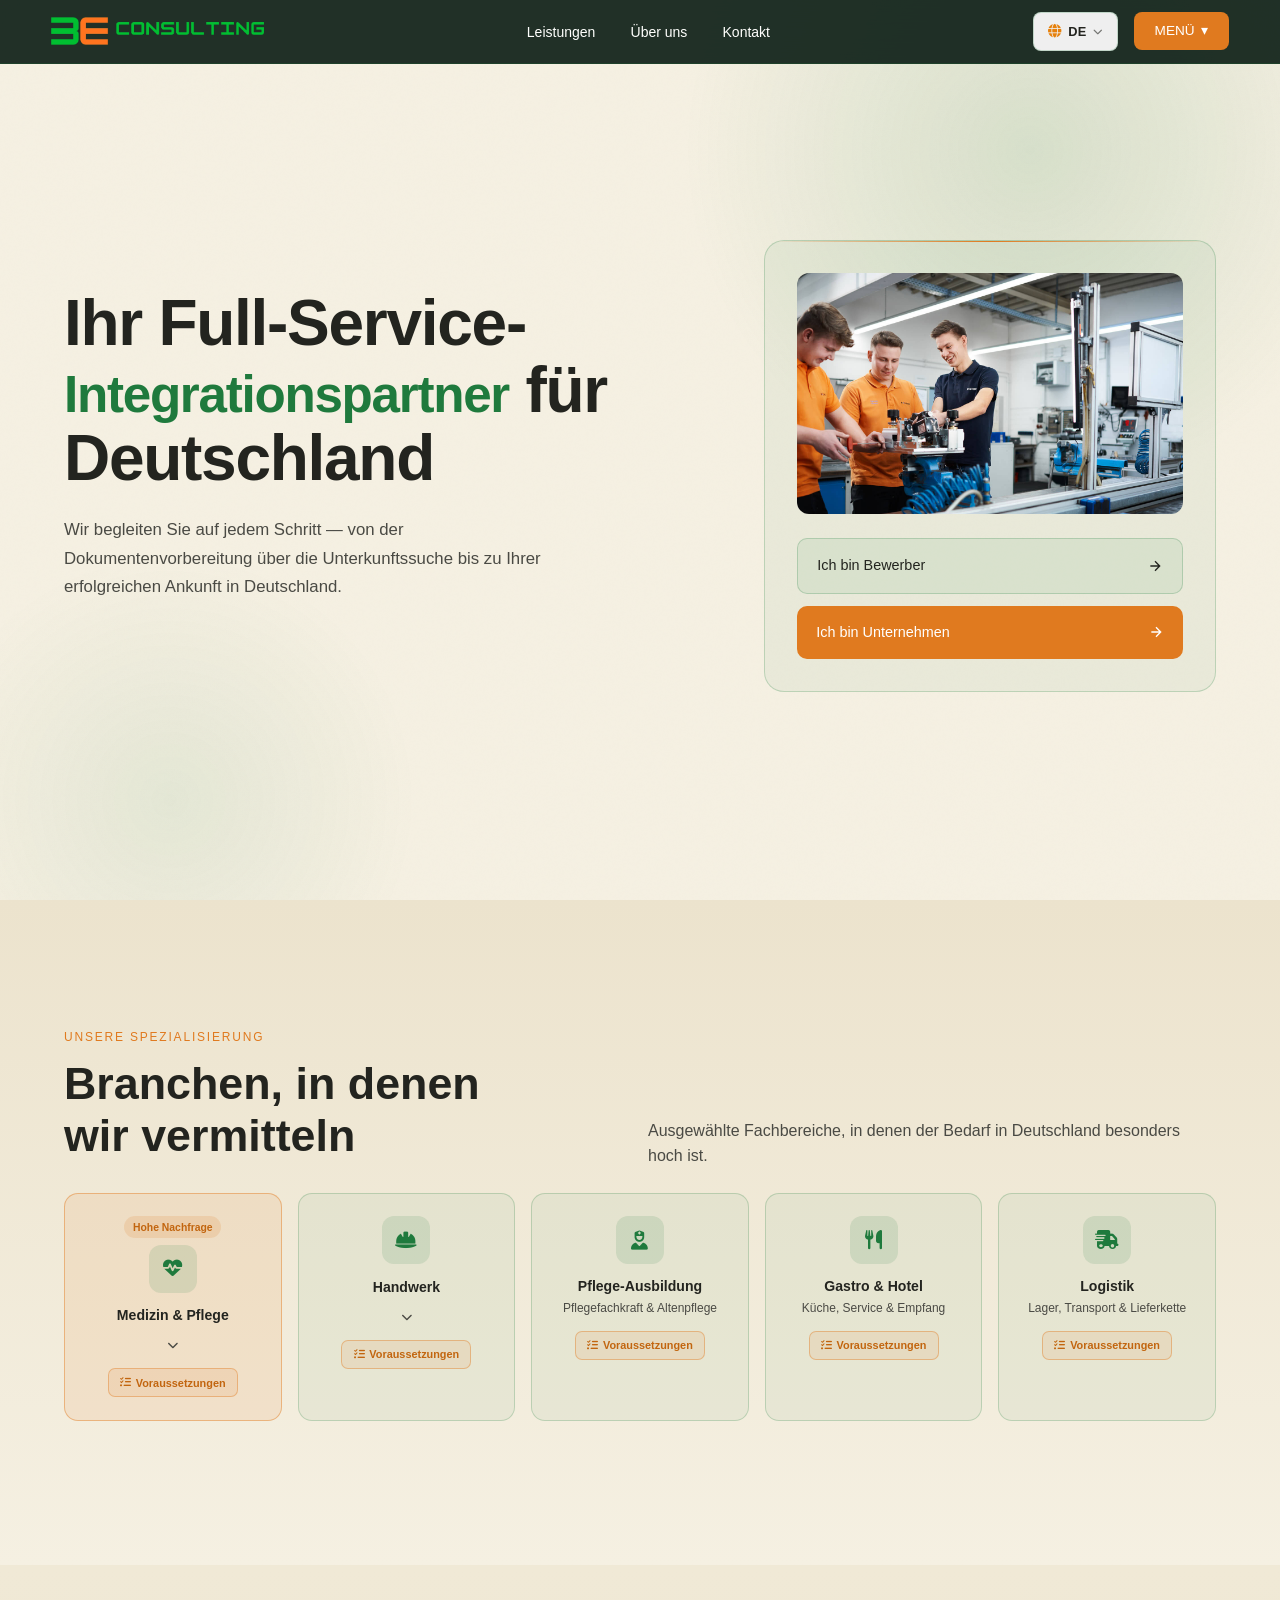
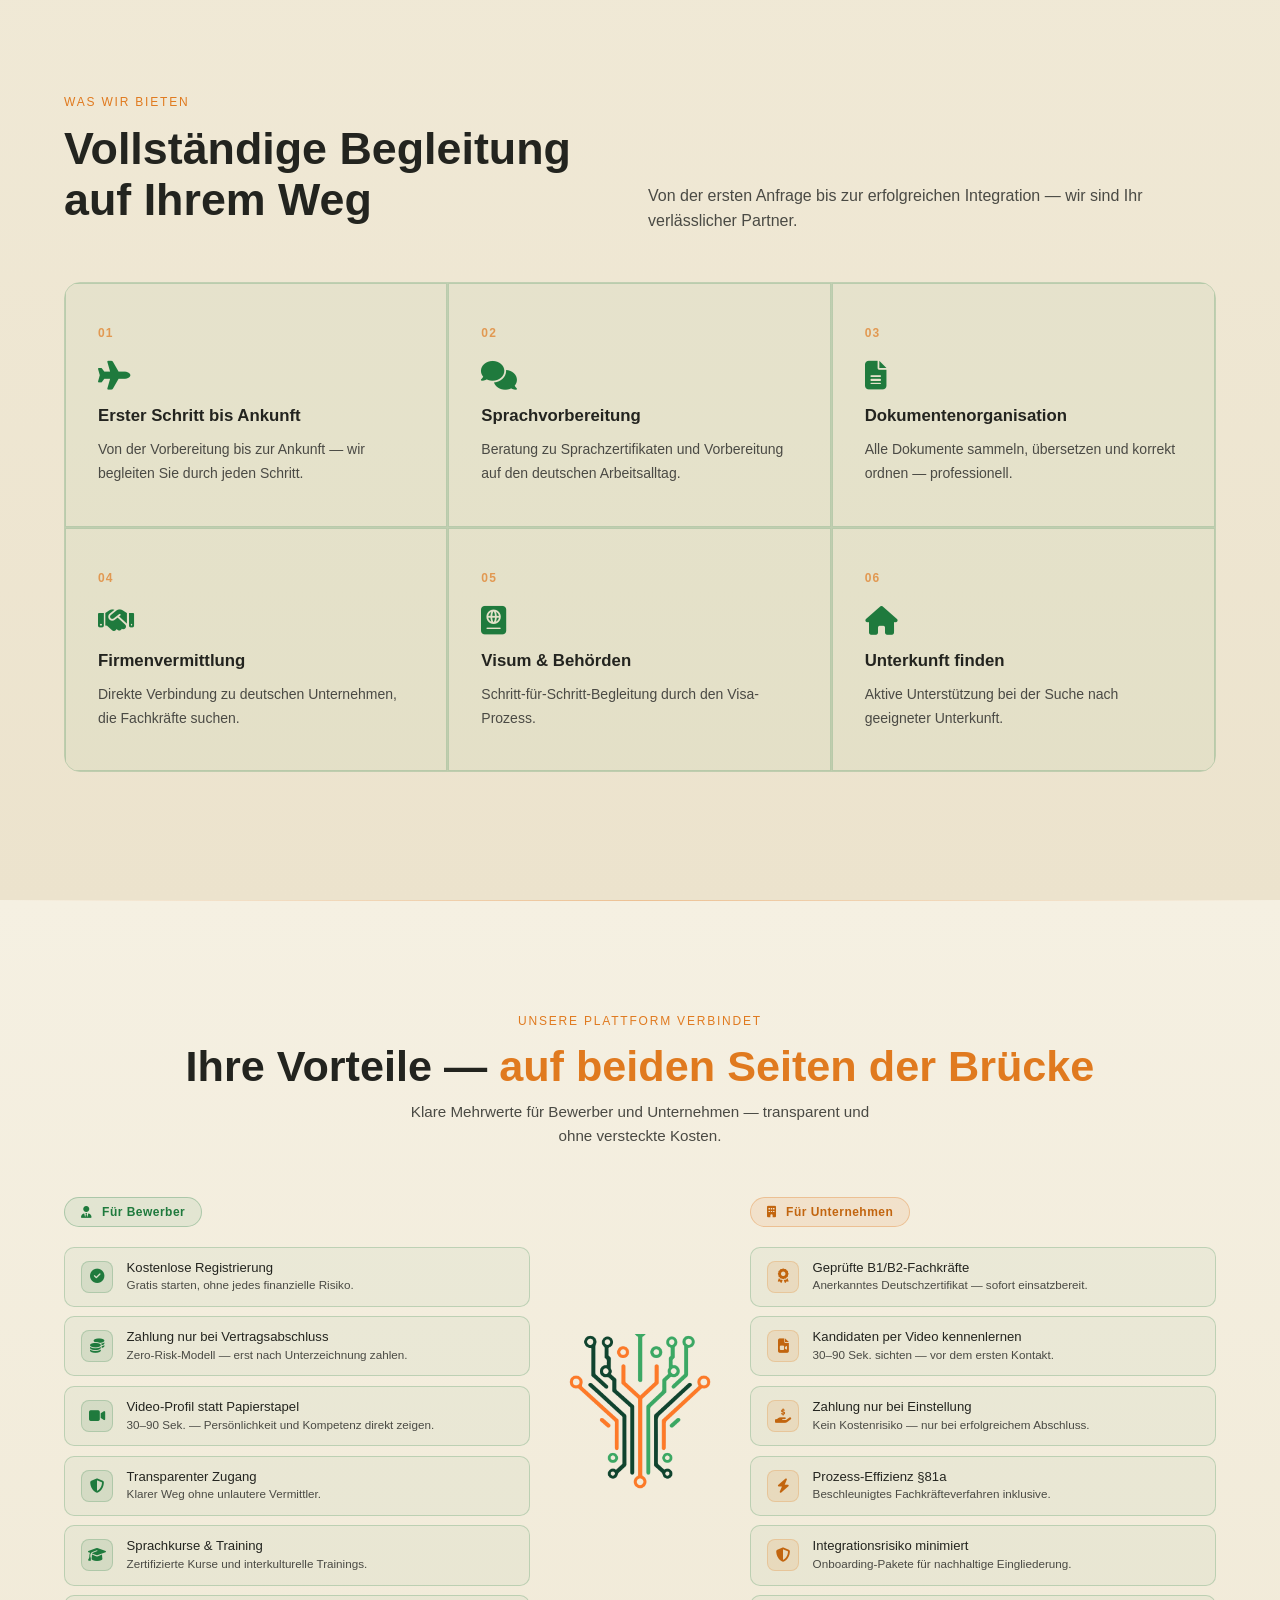
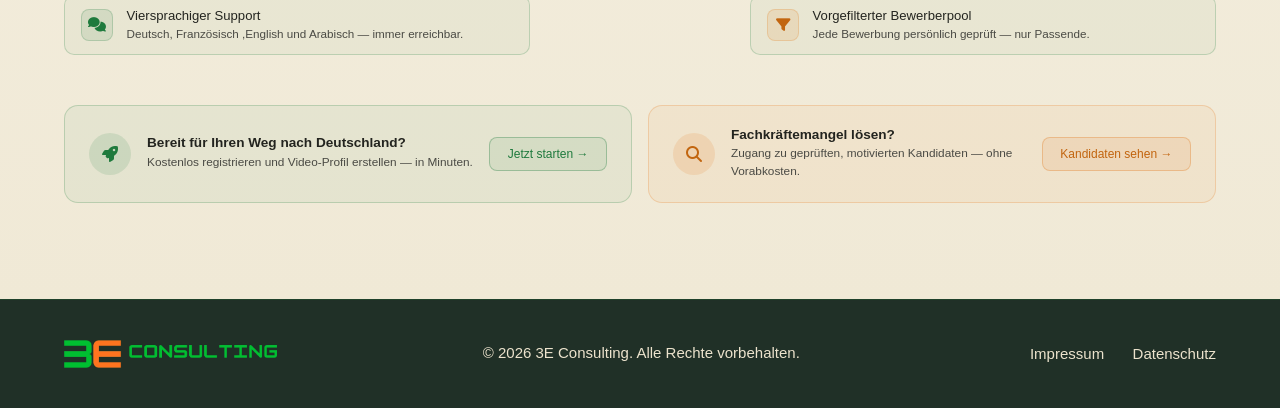
<file: index.html>
<!DOCTYPE html>
<html lang="de" dir="ltr" id="htmlRoot">
<head>
<meta charset="UTF-8">
<meta name="viewport" content="width=device-width, initial-scale=1.0">

<!-- ═══════════════ PRIMARY SEO META ═══════════════ -->
<title id="pageTitle">3E Consulting | Fachkräftevermittlung Algerien – Deutschland</title>
<meta name="description" content="3E Consulting vermittelt qualifizierte Fachkräfte aus Algerien an deutsche Unternehmen – mit persönlicher Begleitung bei Bewerbung, Visum, Sprache und Integration in Deutschland.">
<meta name="keywords" content="Fachkräftevermittlung Algerien Deutschland, Recruiting Fachkräfte, Pflegekräfte Deutschland, Handwerker Vermittlung, Visum Fachkräfte, Fachkräfte Einwanderung Deutschland, Ausbildung Pflege Deutschland, Jobs für Algerier in Deutschland, 3E Consulting">
<meta name="robots" content="index, follow, max-image-preview:large, max-snippet:-1, max-video-preview:-1">
<meta name="language" content="German">
<meta http-equiv="content-language" content="de">
<meta name="theme-color" content="#f5f0e2">
<meta name="author" content="3E Consulting">

<!-- Canonical -->
<link rel="canonical" href="https://3econsulting.net/">

<!-- Favicon (reuses existing brand asset — no extra files required) -->
<link rel="icon" type="image/png" href="Logo-cropped.png">
<link rel="shortcut icon" href="Logo-cropped.png">
<link rel="apple-touch-icon" href="Logo-cropped.png">

<!-- ═══════════════ OPEN GRAPH ═══════════════ -->
<meta property="og:type" content="website">
<meta property="og:site_name" content="3E Consulting">
<meta property="og:title" content="3E Consulting | Fachkräftevermittlung Algerien – Deutschland">
<meta property="og:description" content="Wir begleiten Fachkräfte aus Algerien auf ihrem Weg nach Deutschland – von der Bewerbung über Visum und Sprachkurse bis zur erfolgreichen Vermittlung bei deutschen Unternehmen.">
<meta property="og:url" content="https://3econsulting.net/">
<meta property="og:image" content="https://3econsulting.net/Logo-cropped.png">
<meta property="og:image:alt" content="3E Consulting Logo – Engage, Expand, Excel">
<meta property="og:locale" content="de_DE">
<meta property="og:locale:alternate" content="fr_FR">
<meta property="og:locale:alternate" content="en_US">
<meta property="og:locale:alternate" content="ar_AR">

<!-- ═══════════════ TWITTER CARD ═══════════════ -->
<meta name="twitter:card" content="summary_large_image">
<meta name="twitter:title" content="3E Consulting | Fachkräftevermittlung Algerien – Deutschland">
<meta name="twitter:description" content="Wir begleiten Fachkräfte aus Algerien auf ihrem Weg nach Deutschland – von der Bewerbung über Visum und Sprachkurse bis zur erfolgreichen Vermittlung bei deutschen Unternehmen.">
<meta name="twitter:image" content="https://3econsulting.net/Logo-cropped.png">
<meta name="twitter:image:alt" content="3E Consulting Logo – Engage, Expand, Excel">
<link rel="manifest" href="./manifest.json">
<meta name="mobile-web-app-capable" content="yes">
<meta name="apple-mobile-web-app-capable" content="yes">
<meta name="apple-mobile-web-app-status-bar-style" content="default">
<meta name="apple-mobile-web-app-title" content="3E Consulting">
<!-- ═══════════════ STRUCTURED DATA (JSON-LD) ═══════════════ -->
<!-- TODO: replace the placeholder street/city/postal code and opening hours below with your real business details -->
<script type="application/ld+json">
{
  "@context": "https://schema.org",
  "@graph": [
    {
      "@type": "Organization",
      "@id": "https://3econsulting.net/#organization",
      "name": "3E Consulting",
      "url": "https://3econsulting.net/",
      "logo": "https://3econsulting.net/Logo-cropped.png",
      "description": "3E Consulting ist ein Full-Service-Integrationspartner, der qualifizierte Fachkräfte aus Algerien mit deutschen Unternehmen zusammenbringt und bei Bewerbung, Visum, Sprache und Integration begleitet.",
      "contactPoint": [
        {
          "@type": "ContactPoint",
          "telephone": "+213-799-456834",
          "contactType": "customer service",
          "email": "info@3econsulting.net",
          "areaServed": ["DE", "DZ"],
          "availableLanguage": ["German", "French", "English", "Arabic"]
        }
      ]
    },
    {
      "@type": "LocalBusiness",
      "@id": "https://3econsulting.net/#localbusiness",
      "name": "3E Consulting",
      "image": "https://3econsulting.net/Logo-cropped.png",
      "url": "https://3econsulting.net/",
      "telephone": "+213799456834",
      "email": "info@3econsulting.net",
      "priceRange": "$$",
      "address": {
        "@type": "PostalAddress",
        "streetAddress": "PLATZHALTER – Straße und Hausnummer eintragen",
        "addressLocality": "PLATZHALTER – Stadt eintragen",
        "postalCode": "PLATZHALTER",
        "addressCountry": "DZ"
      },
      "openingHoursSpecification": [
        {
          "@type": "OpeningHoursSpecification",
          "dayOfWeek": ["Monday", "Tuesday", "Wednesday", "Thursday", "Friday"],
        }
      ]
    },
    {
      "@type": "WebSite",
      "@id": "https://3econsulting.net/#website",
      "name": "3E Consulting",
      "url": "https://3econsulting.net/",
      "inLanguage": "de"
    }
  ]
}
</script>

<!-- ═══════════════ STYLESHEETS ═══════════════ -->
<!-- Bootstrap controls layout/grid — kept render-blocking on purpose to avoid layout shift -->
<link rel="stylesheet" href="https://cdnjs.cloudflare.com/ajax/libs/bootstrap/5.3.3/css/bootstrap.min.css">

<!-- Font Awesome is decorative (icons only) — loaded non-blocking via preload/swap -->
<link rel="preload" as="style" href="https://cdnjs.cloudflare.com/ajax/libs/font-awesome/6.4.0/css/all.min.css" onload="this.onload=null;this.rel='stylesheet'">
<noscript><link rel="stylesheet" href="https://cdnjs.cloudflare.com/ajax/libs/font-awesome/6.4.0/css/all.min.css"></noscript>

<link rel="preconnect" href="https://fonts.googleapis.com">
<link rel="preconnect" href="https://fonts.gstatic.com" crossorigin>
<link href="https://fonts.googleapis.com/css2?family=Syne:wght@400;600;700;800&family=DM+Sans:ital,wght@0,300;0,400;0,500;1,300&family=Share+Tech+Mono&family=Orbitron:wght@700;800;900&family=Cairo:wght@400;600;700;800&display=swap" rel="stylesheet">

<style>
/* ═══════════════ CSS VARIABLES ═══════════════ */
:root {
  --navy: #f5f0e2;
  --navy-dark: #eee6d2;
  --blue: #1f7a3d;
  --accent: #e07a1f;
  --accent-hover: #c2650f;
  --bright: #1f7a3d;
  --gold: #e07a1f;
  --white: #23241f;
  --light: #23241f;
  --muted: #4a4a44;
  --border: rgba(31,122,61,.22);
  --glass: rgba(31,122,61,.05);
--font-display: 'Arial', sans-serif;
--font-body: 'Arial', sans-serif;
--font-ar: 'Arial', sans-serif;
}

*, *::before, *::after { box-sizing: border-box; }
html { scroll-behavior: smooth; }
body {
  font-family: var(--font-body);
  background: var(--navy);
  color: var(--white);
  overflow-x: hidden;
}
body::before {
  content: '';
  position: fixed;
  inset: 0;
  background-image: url("data:image/svg+xml,%3Csvg viewBox='0 0 256 256' xmlns='http://www.w3.org/2000/svg'%3E%3Cfilter id='n'%3E%3CfeTurbulence type='fractalNoise' baseFrequency='0.9' numOctaves='4' stitchTiles='stitch'/%3E%3C/filter%3E%3Crect width='100%25' height='100%25' filter='url(%23n)' opacity='0.035'/%3E%3C/svg%3E");
  pointer-events: none;
  z-index: 0;
  opacity: .4;
}

.font-display { font-family: var(--font-display); }
.text-accent   { color: var(--accent) !important; }
.text-bright   { color: var(--bright) !important; }
.text-muted-3e { color: var(--muted) !important; }
.text-gold     { color: var(--gold) !important; }
.fw-300 { font-weight: 300; }
.fw-500 { font-weight: 500; }

/* ═══════════════ RTL SUPPORT ═══════════════ */
html[dir="rtl"] body { font-family: var(--font-ar); }
html[dir="rtl"] h1, html[dir="rtl"] h2, html[dir="rtl"] h3, html[dir="rtl"] h4,
html[dir="rtl"] .font-display,
html[dir="rtl"] .hero h1, html[dir="rtl"] .section-title, html[dir="rtl"] .bridge-title,
html[dir="rtl"] .fb-main-card h3, html[dir="rtl"] .fb-standalone h3,
html[dir="rtl"] .pstep h3, html[dir="rtl"] .svc-card h3,
html[dir="rtl"] .about-section h2, html[dir="rtl"] .contact-info-side h2,
html[dir="rtl"] .contact-form-side h3, html[dir="rtl"] .bb-text h4,
html[dir="rtl"] .mn2-chatbot-btn strong, html[dir="rtl"] .col-label,
html[dir="rtl"] .btn-submit, html[dir="rtl"] .mn-cta-primary { font-family: var(--font-ar); }
html[dir="rtl"] .mn-link-arrow,
html[dir="rtl"] .fa-chevron-right,
html[dir="rtl"] .mn2-chatbot-btn > i:last-child { transform: scaleX(-1); }
html[dir="rtl"] .hero-eyebrow::before { display: none; }
html[dir="rtl"] .btn-primary-3e svg,
html[dir="rtl"] .btn-secondary-3e svg,
html[dir="rtl"] .card-btn svg { transform: scaleX(-1); }
html[dir="rtl"] .footer-links a { margin-left: 0; margin-right: 1.5rem; }
html[dir="rtl"] .bb-btn { margin-left: 0; margin-right: auto; }

/* ═══════════════ LOGO IMAGE ═══════════════ */
.logo-img-main {
  height: 38px;
  width: auto;
  object-fit: contain;
  display: block;
}
.logo-img-sm {
  height: 28px;
  width: auto;
  object-fit: contain;
  display: block;
}

/* ═══════════════ NAV ═══════════════ */
.navbar-3e {
  position: fixed;
  top: 0; left: 0; right: 0;
  z-index: 1050;
  padding: 1rem 5vw;
  background: rgba(245,240,226,.92);
  backdrop-filter: blur(20px);
  border-bottom: 1px solid var(--border);
}
.nav-link-3e {
  font-size: .875rem;
  color: #fffffd !important;
  text-decoration: none;
  transition: color .2s;
  padding: .3rem .6rem;
}
.nav-link-3e:hover { color:#ffae00ab !important; }

.btn-menu {
  background: var(--accent);
  color: #fff !important;
  padding: .55rem 1.3rem;
  border-radius: 8px;
  font-size: .85rem;
  font-weight: 500;
  border: none;
  cursor: pointer;
  display: inline-flex;
  align-items: center;
  gap: .4rem;
  transition: background .2s, transform .15s;
  white-space: nowrap;
}
.btn-menu:hover { background: var(--accent-hover); transform: translateY(-1px); }

.nav-dropdown-panel {
  position: absolute;
  top: calc(100% + .6rem);
  right: 0;
  min-width: 340px;
  max-width: 420px;
  max-height: 75vh;
  overflow-y: auto;
  background: rgba(250,247,238,.98);
  border: 1px solid var(--border);
  border-radius: 12px;
  padding: 1rem;
  backdrop-filter: blur(20px);
  box-shadow: 0 20px 50px rgba(0,0,0,.12);
  z-index: 200;
  display: none;
}
html[dir="rtl"] .nav-dropdown-panel { right: auto; left: 0; }
.nav-dropdown-panel.open { display: block; }

.menu-list { list-style: none; margin: 0; padding: 0; }
.menu-toggle-btn {
  width: 100%;
  display: flex;
  align-items: center;
  justify-content: space-between;
  padding: .65rem .75rem;
  background: transparent;
  border: none;
  border-radius: 8px;
  color: var(--white);
  font-size: .88rem;
  font-weight: 500;
  font-family: var(--font-body);
  cursor: pointer;
  text-align: left;
  transition: background .15s, color .15s;
}
.menu-toggle-btn:hover, .menu-toggle-btn.open { background: var(--glass); color: var(--blue); }
.menu-toggle-btn::after {
  content: '›';
  font-size: 1.1rem;
  color: var(--muted);
  transition: transform .2s;
}
.menu-toggle-btn.open::after { transform: rotate(90deg); color: var(--accent); }

.menu-l1 > li { border-bottom: 1px solid var(--border); }
.menu-l1 > li:last-child { border-bottom: none; }
.menu-l1 > li > a {
  display: flex;
  align-items: center;
  padding: .65rem .75rem;
  font-size: .88rem;
  font-weight: 500;
  color: var(--white);
  text-decoration: none;
  border-radius: 8px;
  transition: background .15s;
}
.menu-l1 > li > a:hover { background: var(--glass); color: var(--blue); }
.menu-l2 { padding-left: .5rem; margin-top: .25rem; border-left: 2px solid var(--border); display: none; }
.menu-l2.open { display: block; }
.menu-l3 { padding-left: .75rem; margin: .25rem 0 .5rem; border-left: 2px solid rgba(224,122,31,.3); display: none; }
.menu-l3.open { display: block; }
.menu-l3 a {
  display: block;
  text-decoration: none;
  padding: .45rem .6rem;
  border-radius: 6px;
  font-size: .82rem;
  color: var(--muted);
  transition: all .15s;
}
.menu-l3 a:hover { color: var(--white); }
.menu-l2 .menu-toggle-btn { font-size: .82rem; color: var(--muted); }

/* Hamburger */
.hamburger-btn {
  background: transparent;
  border: 1px solid var(--border);
  border-radius: 8px;
  color: var(--white);
  padding: .45rem .75rem;
  font-size: 1.1rem;
  cursor: pointer;
  display: none;
  align-items: center;
  transition: background .2s, border-color .2s;
  flex-shrink: 0;
}
.hamburger-btn:hover {
  background: rgba(224,122,31,.1);
  border-color: rgba(224,122,31,.4);
}

/* ═══════════════ LANGUAGE SWITCHER (simple & professional, no flags) ═══════════════ */
.lang-switch-wrap { position: relative; flex-shrink: 0; color:#e8eeea;}
.btn-lang {
  background: rgba(218, 198, 133, 0.973) 0.06;
  border: 1px solid var(--border);
  color: var(--white);
  padding: .55rem .85rem;
  border-radius: 8px;
  font-size: .8rem;
  font-weight: 600;
  cursor: pointer;
  display: inline-flex;
  align-items: center;
  gap: .4rem;
  transition: background .2s, border-color .2s;
  white-space: nowrap;
  font-family: var(--font-body);
  letter-spacing: .02em;
}
.btn-lang:hover { background: rgba(248, 242, 242, 0.1); border-color: rgba(255, 254, 253, 0.4); }
.btn-lang i.fa-globe { font-size: .85rem; color: #e6800b; }
.btn-lang i.fa-chevron-down { font-size: .6rem; opacity: .6; }
.lang-dropdown-panel {
  position: absolute;
  top: calc(100% + .6rem);
  right: 0;
  min-width: 160px;
  background: rgba(250,247,238,.98);
  border: 1px solid var(--border);
  border-radius: 12px;
  padding: .4rem;
  backdrop-filter: blur(20px);
  box-shadow: 0 20px 50px rgba(0,0,0,.12);
  z-index: 200;
  display: none;
}
html[dir="rtl"] .lang-dropdown-panel { right: auto; left: 0; }
.lang-dropdown-panel.open { display: block; }
.lang-option {
  display: flex; align-items: center; justify-content: space-between;
  gap: .6rem;
  padding: .6rem .75rem;
  border-radius: 8px;
  color: var(--muted);
  font-size: .84rem;
  font-weight: 500;
  cursor: pointer;
  transition: all .15s;
  background: none; border: none; width: 100%;
  text-align: left; font-family: var(--font-body);
}
html[dir="rtl"] .lang-option { text-align: right; }
.lang-option:hover { background: rgba(224,122,31,.08); color: var(--white); }
.lang-option.lang-active { background: rgba(224,122,31,.14); color: var(--white); }
.lang-option .check { color: var(--accent); font-size: .7rem; opacity: 0; }
.lang-option.lang-active .check { opacity: 1; }

.mn-lang-row { display: grid; grid-template-columns: repeat(4,1fr); gap: .4rem; }
.mn-lang-btn {
  padding: .55rem .3rem;
  border-radius: 9px;
  border: 1px solid var(--border);
  background: rgba(31,122,61,.05);
  color: var(--muted);
  font-size: .72rem; font-weight: 600;
  cursor: pointer; font-family: var(--font-body);
  transition: all .18s;
}
.mn-lang-btn:hover { border-color: rgba(224,122,31,.4); color: var(--white); }
.mn-lang-btn.mn-lang-active { border-color: var(--accent); background: rgba(224,122,31,.12); color: var(--white); }

@media (max-width: 991px) {
  .btn-lang span.lang-txt { display: none; }
  .btn-lang { padding: .55rem .65rem; }
  .btn-lang i.fa-chevron-down { display: none; }
}

/* ═══════════════ MOBILE NAV V2 ═══════════════ */
.mobile-nav-overlay {
  position: fixed;
  inset: 0;
  background: rgba(30,30,25,.45);
  z-index: 1055;
  opacity: 0;
  pointer-events: none;
  transition: opacity .3s ease;
  backdrop-filter: blur(4px);
}
.mobile-nav-overlay.open { opacity: 1; pointer-events: all; }

.mobile-nav {
  position: fixed;
  top: 0; left: 0; bottom: 0;
  width: min(320px, 88vw);
  background: linear-gradient(160deg, #faf7ee 0%, #f0e9d6 100%);
  border-right: 1px solid rgba(31,122,61,.16);
  z-index: 1060;
  display: flex;
  flex-direction: column;
  transform: translateX(-100%);
  transition: transform .32s cubic-bezier(.4,0,.2,1);
  overflow: hidden;
}
html[dir="rtl"] .mobile-nav {
  left: auto; right: 0;
  border-right: none;
  border-left: 1px solid rgba(31,122,61,.16);
  transform: translateX(100%);
}
.mobile-nav.open { transform: translateX(0); }

.mn-header {
  display: flex;
  align-items: center;
  justify-content: space-between;
  gap: .75rem;
  padding: 1rem 1.1rem .85rem;
  border-bottom: 1px solid rgba(31,122,61,.12);
  flex-shrink: 0;
}
.mn-brand { display: flex; align-items: center; gap: 8px; text-decoration: none; flex-shrink: 0; min-width: 0; }
.mn-brand img { height: 30px; width: 30px; border-radius: 7px; object-fit: cover; }
.mn-close {
  background: rgba(31,122,61,.06);
  border: 1px solid rgba(31,122,61,.14);
  border-radius: 8px;
  color: var(--muted);
  width: 34px; height: 34px;
  display: flex; align-items: center; justify-content: center;
  font-size: 1rem;
  cursor: pointer;
  transition: background .15s, color .15s;
  flex-shrink: 0;
}
.mn-close:hover { background: rgba(224,122,31,.15); color: var(--accent); border-color: rgba(224,122,31,.3); }

.mn-body {
  flex: 1;
  padding: .6rem 0 .5rem;
  overflow-y: auto;
  overflow-x: hidden;
}
.mn-body::-webkit-scrollbar { width: 3px; }
.mn-body::-webkit-scrollbar-track { background: transparent; }
.mn-body::-webkit-scrollbar-thumb { background: rgba(31,122,61,.25); border-radius: 2px; }

.mn-section-label {
  font-size: .62rem;
  font-weight: 700;
  letter-spacing: .14em;
  text-transform: uppercase;
  color: var(--muted);
  padding: .9rem 1.2rem .35rem;
  opacity: .75;
}

.mn-link {
  display: flex;
  align-items: center;
  gap: .75rem;
  padding: .68rem 1.2rem;
  font-size: .88rem;
  font-weight: 500;
  color: rgba(35,36,31,.85);
  text-decoration: none;
  transition: background .15s, color .15s;
}
.mn-link .mn-icon {
  width: 30px; height: 30px;
  border-radius: 8px;
  background: rgba(31,122,61,.06);
  border: 1px solid rgba(31,122,61,.12);
  display: flex; align-items: center; justify-content: center;
  font-size: .75rem;
  color: var(--muted);
  flex-shrink: 0;
  transition: background .15s, color .15s, border-color .15s;
}
.mn-link:hover { background: rgba(224,122,31,.08); color: #000; }
.mn-link:hover .mn-icon { background: rgba(224,122,31,.15); color: var(--accent); border-color: rgba(224,122,31,.3); }
.mn-link-arrow { margin-left: auto; font-size: .65rem; color: var(--muted); opacity: .5; }
html[dir="rtl"] .mn-link-arrow { margin-left: 0; margin-right: auto; }

.mn-accordion-btn {
  width: 100%;
  display: flex;
  align-items: center;
  gap: .75rem;
  padding: .68rem 1.2rem;
  background: transparent;
  border: none;
  font-size: .88rem;
  font-weight: 500;
  color: rgba(35,36,31,.85);
  font-family: var(--font-body);
  cursor: pointer;
  text-align: left;
  transition: background .15s, color .15s;
}
.mn-accordion-btn .mn-icon {
  width: 30px; height: 30px;
  border-radius: 8px;
  background: rgba(31,122,61,.06);
  border: 1px solid rgba(31,122,61,.12);
  display: flex; align-items: center; justify-content: center;
  font-size: .75rem;
  color: var(--muted);
  flex-shrink: 0;
  transition: background .15s, color .15s, border-color .15s;
}
.mn-chevron { margin-left: auto; font-size: .65rem; color: var(--muted); transition: transform .25s ease, color .15s; }
.mn-accordion-btn.open { background: rgba(224,122,31,.08); color: #000; }
.mn-accordion-btn.open .mn-icon { background: rgba(224,122,31,.15); color: var(--accent); border-color: rgba(224,122,31,.3); }
.mn-accordion-btn.open .mn-chevron { transform: rotate(90deg); color: var(--accent); }

.mn-accordion-body {
  max-height: 0;
  overflow: hidden;
  transition: max-height .28s cubic-bezier(.4,0,.2,1);
  background: rgba(31,122,61,.04);
}
.mn-accordion-body.open { max-height: 500px; }

.mn-sub-label {
  width: 100%;
  display: flex;
  align-items: center;
  justify-content: space-between;
  padding: .55rem 1.2rem .55rem 2.6rem;
  background: transparent;
  border: none;
  font-size: .8rem;
  font-weight: 600;
  color: var(--muted);
  font-family: var(--font-body);
  cursor: pointer;
  text-align: left;
  letter-spacing: .04em;
  transition: color .15s;
}
.mn-sub-label .mn-chevron { font-size: .6rem; }
.mn-sub-label.open { color: rgba(35,36,31,.8); }
.mn-sub-label.open .mn-chevron { transform: rotate(90deg); color: var(--accent); }

.mn-sub-body {
  max-height: 0;
  overflow: hidden;
  transition: max-height .22s ease;
  background: rgba(31,122,61,.03);
}
.mn-sub-body.open { max-height: 300px; }

.mn-sub2-link {
  display: flex;
  align-items: center;
  gab: .55rem;                      
  padding: .52rem 1.2rem .52rem 3.2rem;     
  font-size: .79rem;
  color: rgba(74,74,68,.85);
  text-decoration: none;
  transition: background .15s, color .15s;
}
.mn-sub2-link::before {
  content: '';
  width: 4px; height: 4px;
  border-radius: 50%;
  background: rgba(224,122,31,.55);
  flex-shrink: 0;
}
.mn-sub2-link:hover { background: rgba(224,122,31,.06); color: #000; }

.mn-divider { height: 1px; background: rgba(255, 255, 254, 0.904); margin: .55rem 1.2rem; }

.mn-footer {
  padding: .85rem 1rem 1.1rem;
  border-top: 1px solid rgba(31,122,61,.12);
  display: flex;
  flex-direction: column;
  gap: .55rem;
  flex-shrink: 0;
}
.mn-cta-primary {
  display: flex;
  align-items: center;
  justify-content: center;
  gap: .5rem;
  padding: .82rem 1rem;
  border-radius: 10px;
  background: var(--accent);
  color: #fff !important;
  font-size: .88rem;
  font-weight: 600;
  text-decoration: none;
  transition: background .2s, transform .15s;
  font-family: var(--font-display);
  letter-spacing: .02em;
  white-space: nowrap;
}
.mn-cta-primary:hover { background: var(--accent-hover); transform: translateY(-1px); }
.mn-cta-secondary {
  display: flex;
  align-items: center;
  justify-content: center;
  gap: .5rem;
  padding: .78rem 1rem;
  border-radius: 10px;
  background: rgba(31,122,61,.08);
  border: 1px solid rgba(31,122,61,.2);
  color: rgba(35,36,31,.85) !important;
  font-size: .88rem;
  font-weight: 500;
  text-decoration: none;
  transition: background .2s, border-color .2s;
  white-space: nowrap;
}
.mn-cta-secondary:hover { background: rgba(31,122,61,.14); border-color: rgba(31,122,61,.35); }

/* ═══════════════ HERO ═══════════════ */
.hero {
  min-height: 100vh;
  display: flex;
  align-items: center;
  padding: 7rem 5vw 5rem;
  position: relative;
  overflow: hidden;
}
.hero::before {
  content: '';
  position: absolute;
  top: -200px; right: -100px;
  width: 700px; height: 700px;
  border-radius: 50%;
  background: radial-gradient(circle, rgba(31,122,61,.14) 0%, transparent 70%);
  pointer-events: none;
}
.hero::after {
  content: '';
  position: absolute;
  bottom: -150px; left: -80px;
  width: 500px; height: 500px;
  border-radius: 50%;
  background: radial-gradient(circle, rgba(31,122,61,.08) 0%, transparent 70%);
  pointer-events: none;
}
.hero-eyebrow {
  display: inline-flex;
  align-items: center;
  gap: .6rem;
  font-size: .78rem;
  font-weight: 500;
  letter-spacing: .12em;
  text-transform: uppercase;
  color: var(--accent);
  margin-bottom: 1.5rem;
}
.hero-eyebrow::before { content: ''; width: 28px; height: 1px; background: var(--accent); }
.hero h1 {
  font-family: var(--font-display);
  font-size: clamp(2.4rem, 5vw, 4.2rem);
  font-weight: 800;
  line-height: 1.05;
  letter-spacing: -.02em;
  color: var(--white);
  margin-bottom: 1.5rem;
  word-break: break-word;
  overflow-wrap: break-word;
}
.hero h1 em { font-style: normal; color: var(--blue); }
.hero-sub {
  font-size: 1.05rem;
  color: var(--muted);
  line-height: 1.7;
  max-width: 480px;
  margin-bottom: 2.5rem;
  font-weight: 300;
}
.btn-primary-3e {
  background: var(--accent);
  color: #fff;
  padding: .85rem 2rem;
  border-radius: 10px;
  font-size: .95rem;
  font-weight: 500;
  text-decoration: none;
  transition: all .2s;
  border: none;
  cursor: pointer;
  display: inline-flex;
  align-items: center;
  gap: .5rem;
}
.btn-primary-3e:hover { background: var(--accent-hover); transform: translateY(-2px); box-shadow: 0 12px 30px rgba(224,122,31,.3); color: #fff; }
.btn-secondary-3e {
  border: 1px solid var(--border);
  color: var(--white);
  background: var(--glass);
  padding: .85rem 2rem;
  border-radius: 10px;
  font-size: .95rem;
  font-weight: 400;
  text-decoration: none;
  transition: all .2s;
  backdrop-filter: blur(8px);
  display: inline-flex;
  align-items: center;
  gap: .5rem;
}
.btn-secondary-3e:hover { border-color: var(--accent); background: rgba(224,122,31,.08); color: var(--white); }

.hero-card {
  background: rgba(31,122,61,.05);
  border: 1px solid var(--border);
  border-radius: 20px;
  padding: 2rem;
  backdrop-filter: blur(16px);
  position: relative;
  overflow: hidden;
}
.hero-card::before {
  content: '';
  position: absolute;
  top: 0; left: 0; right: 0;
  height: 1px;
  background: linear-gradient(90deg, transparent, var(--accent), transparent);
}
.hero-card img { width: 100%; border-radius: 12px; margin-bottom: 1.5rem; aspect-ratio: 16/10; object-fit: cover; }
.card-btn {
  display: flex;
  align-items: center;
  justify-content: space-between;
  padding: 1rem 1.2rem;
  border-radius: 10px;
  text-decoration: none;
  font-size: .9rem;
  font-weight: 500;
  transition: all .2s;
  margin-bottom: .75rem;
}
.card-btn:last-child { margin-bottom: 0; }
.card-btn-bewerber { background: var(--accent); color: #fff; }
.card-btn-bewerber:hover { background: var(--accent-hover); transform: translateX(3px); color: #fff; }
.card-btn-company { background: rgba(31,122,61,.08); color: var(--white); border: 1px solid var(--border); }
.card-btn-company:hover { background: rgba(31,122,61,.14); transform: translateX(3px); color: var(--white); }
html[dir="rtl"] .card-btn-bewerber:hover,
html[dir="rtl"] .card-btn-company:hover { transform: translateX(-3px); }

/* ═══════════════ SECTION UTILS ═══════════════ */
.section-tag {
  font-size: .75rem;
  font-weight: 500;
  color: var(--accent);
  letter-spacing: .15em;
  text-transform: uppercase;
  margin-bottom: .75rem;
  display: block;
}
.section-title {
  font-family: var(--font-display);
  font-size: clamp(1.8rem, 3.5vw, 2.8rem);
  font-weight: 700;
  color: var(--white);
  line-height: 1.15;
}
.section-sub { font-size: 1rem; color: var(--muted); line-height: 1.6; font-weight: 300; }
.divider { border-top: 1px solid var(--border); }

/* ═══════════════ SERVICES ═══════════════ */
.services-section { padding: 8rem 5vw; background: linear-gradient(180deg, #f0e9d6 0%, #ece3cd 100%); }
.svc-card { background: rgba(31,122,61,.04); padding: 2.5rem 2rem; transition: background .25s; border: 1px solid var(--border); height: 100%; }
.svc-card:hover { background: rgba(224,122,31,.08); }
.svc-num { font-family: var(--font-display); font-size: .75rem; font-weight: 700; color: var(--accent); letter-spacing: .1em; margin-bottom: 1.2rem; opacity: .7; }
.svc-card .svc-icon i { color: var(--blue); font-size: 1.8rem; margin-bottom: 1rem; display: block; }
.svc-card h3 { font-family: var(--font-display); font-size: 1.05rem; font-weight: 600; color: var(--white); margin-bottom: .75rem; }
.svc-card p { font-size: .875rem; color: var(--muted); line-height: 1.7; font-weight: 300; margin: 0; }

/* ═══════════════ FACHBEREICHE ═══════════════ */
.fachbereiche-section { padding: 8rem 5vw; background: linear-gradient(180deg, #ece3cd 0%, var(--navy) 100%); }
.fb-main-card {
  background: var(--glass);
  border: 1px solid var(--border);
  border-radius: 14px;
  padding: 1.4rem .8rem;
  cursor: pointer;
  transition: all .25s;
  text-align: center;
  height: 100%;
  overflow: hidden;
  display: flex;
  flex-direction: column;
  align-items: center;
}
.fb-main-card:hover { background: rgba(224,122,31,.08); border-color: rgba(224,122,31,.4); transform: translateY(-2px); }
.fb-main-card.active { background: rgba(224,122,31,.12); border-color: var(--accent); box-shadow: 0 0 0 1px rgba(224,122,31,.2); }
.fb-main-card.featured { background: rgba(224,122,31,.1); border-color: rgba(224,122,31,.45); }
.fb-icon { width: 48px; height: 48px; border-radius: 12px; background: rgba(31,122,61,.12); display: flex; align-items: center; justify-content: center; margin: 0 auto .85rem; transition: background .2s; flex-shrink: 0; }
.fb-main-card.active .fb-icon, .fb-main-card:hover .fb-icon { background: rgba(224,122,31,.2); }
.fb-icon i { color: var(--blue); font-size: 1.2rem; }
.fb-main-card h3 { font-family: var(--font-display); font-size: .88rem; font-weight: 600; color: var(--white); margin-bottom: .3rem; line-height: 1.3; }
.fb-arrow { font-size: .7rem; color: var(--muted); margin-top: .5rem; transition: color .2s, transform .2s; display: block; }
.fb-main-card.active .fb-arrow { color: var(--accent); transform: rotate(180deg); }
.fb-badge { display: inline-block; font-size: .65rem; padding: .2rem .55rem; border-radius: 999px; background: rgba(224,122,31,.16); color: var(--accent-hover); font-weight: 600; margin-bottom: .4rem; white-space: nowrap; }
.fb-req-btn {
  display: inline-flex;
  align-items: center;
  gap: .3rem;
  margin-top: .85rem;
  padding: .42rem .7rem;
  border-radius: 7px;
  font-size: .68rem;
  font-weight: 600;
  color: var(--accent-hover);
  border: 1px solid rgba(224,122,31,.4);
  background: rgba(224,122,31,.1);
  text-decoration: none;
  transition: all .2s;
  cursor: pointer;
  font-family: var(--font-body);
  white-space: normal;
  text-align: center;
  line-height: 1.3;
  word-break: keep-all;
  max-width: 100%;
  justify-content: center;
}
.fb-req-btn:hover { background: rgba(224,122,31,.2); border-color: var(--accent); transform: translateY(-1px); color: var(--accent-hover); }

.fb-standalone {
  background: var(--glass);
  border: 1px solid var(--border);
  border-radius: 14px;
  padding: 1.4rem .8rem;
  text-align: center;
  transition: all .25s;
  height: 100%;
  overflow: hidden;
  display: flex;
  flex-direction: column;
  align-items: center;
}
.fb-standalone:hover { background: rgba(224,122,31,.06); border-color: rgba(224,122,31,.35); transform: translateY(-2px); }
.fb-standalone h3 { font-family: var(--font-display); font-size: .88rem; font-weight: 600; color: var(--white); margin-bottom: .25rem; }
.fb-standalone p { font-size: .75rem; color: var(--muted); margin: 0; }
.fb-sub-panel { background: rgba(31,122,61,.04); border: 1px solid var(--border); border-radius: 14px; padding: 1.5rem; display: none; animation: panelIn .2s ease; }
.fb-sub-panel.visible { display: block; }
@keyframes panelIn { from { opacity: 0; transform: translateY(-6px); } to { opacity: 1; transform: translateY(0); } }
.fb-sub-title { font-size: .7rem; font-weight: 600; letter-spacing: .1em; text-transform: uppercase; color: var(--accent-hover); margin-bottom: 1rem; }
.fb-sub-item { display: flex; align-items: center; gap: .65rem; background: var(--glass); border: 1px solid var(--border); border-radius: 10px; padding: .75rem 1rem; transition: border-color .15s, background .15s; margin-bottom: .65rem; }
.fb-sub-item:hover { border-color: rgba(224,122,31,.3); background: rgba(224,122,31,.06); }
.fb-sub-item i { color: var(--blue); font-size: .95rem; flex-shrink: 0; }
.fb-sub-item span { font-size: .82rem; color: var(--muted); }

/* ═══════════════ PROCESS ═══════════════ */
.process-section { padding: 8rem 5vw; background: var(--navy); }
.pstep { padding: 0 1rem; text-align: center; }
.pstep-dot { width: 56px; height: 56px; border-radius: 50%; background: rgba(224,122,31,.12); border: 1px solid var(--accent); display: flex; align-items: center; justify-content: center; margin: 0 auto 1.5rem; font-family: var(--font-display); font-size: 1rem; font-weight: 700; color: var(--accent-hover); position: relative; z-index: 1; }
.pstep h3 { font-family: var(--font-display); font-size: .95rem; font-weight: 600; color: var(--white); margin-bottom: .6rem; }
.pstep p { font-size: .82rem; color: var(--muted); line-height: 1.6; font-weight: 300; }
.process-connector { position: absolute; top: 28px; left: 12.5%; right: 12.5%; height: 1px; background: linear-gradient(90deg, var(--accent), transparent 40%, transparent 60%, var(--accent)); opacity: .35; pointer-events: none; }

/* ═══════════════ ABOUT ═══════════════ */
.about-section { padding: 8rem 5vw; background: linear-gradient(180deg, #ece3cd 0%, var(--navy) 100%); }
.about-label { font-size: .75rem; font-weight: 500; color: var(--accent-hover); letter-spacing: .15em; text-transform: uppercase; margin-bottom: 1rem; }
.about-section h2 { font-family: var(--font-display); font-size: clamp(1.8rem, 3vw, 2.5rem); font-weight: 700; color: var(--white); line-height: 1.2; margin-bottom: 1.5rem; }
.about-desc { font-size: 1rem; color: var(--muted); line-height: 1.8; font-weight: 300; margin-bottom: 2rem; }
.about-item { display: flex; gap: 1rem; align-items: flex-start; background: var(--glass); border: 1px solid var(--border); border-radius: 12px; padding: 1.2rem; transition: border-color .2s; margin-bottom: 1rem; }
.about-item:hover { border-color: rgba(224,122,31,.4); }
.about-item-icon { width: 36px; height: 36px; border-radius: 8px; background: rgba(31,122,61,.12); display: flex; align-items: center; justify-content: center; font-size: 1rem; flex-shrink: 0; color: var(--blue); }
.about-item-text h4 { font-size: .9rem; font-weight: 500; color: var(--white); margin-bottom: .25rem; }
.about-item-text p { font-size: .82rem; color: var(--muted); line-height: 1.5; font-weight: 300; margin: 0; }
.about-visual-card { border-radius: 20px; overflow: hidden; border: 1px solid rgba(31,122,61,.25); background: rgba(31,122,61,.04); box-shadow: 0 25px 60px rgba(35,36,31,.14); transition: transform .3s ease, box-shadow .3s ease; }
.about-visual-card img { width: 100%; height: auto; display: block; aspect-ratio: 4/3; object-fit: cover; }
.av-caption { display: flex; align-items: center; gap: 10px; padding: 14px 18px; border-top: 1px solid rgba(31,122,61,.14); background: rgba(31,122,61,.03); }
.av-caption-dot { width: 8px; height: 8px; border-radius: 50%; background: var(--blue); box-shadow: 0 0 8px var(--blue); flex-shrink: 0; }
.av-caption p { font-size: .8rem; color: var(--muted); line-height: 1.5; margin: 0; }
.av-caption p strong { color: var(--white); font-weight: 500; }

/* ═══════════════ BRIDGE ═══════════════ */
.bridge-section { padding: 7rem 5vw 6rem; background: linear-gradient(180deg, var(--navy) 0%, #f0e9d6 100%); position: relative; overflow: hidden; }
.bridge-section::before { content: ''; position: absolute; top: 0; left: 0; right: 0; height: 1px; background: linear-gradient(90deg, transparent, rgba(224,122,31,.4), transparent); }
.bridge-title { font-family: var(--font-display); font-size: clamp(1.9rem, 3.5vw, 2.7rem); font-weight: 700; color: var(--white); line-height: 1.15; }
.bridge-title em { font-style: normal; color: var(--accent); }
.bridge-desc { font-size: .95rem; color: var(--muted); max-width: 480px; line-height: 1.6; font-weight: 300; }
.col-label { display: inline-flex; align-items: center; gap: .6rem; padding: .45rem 1rem; border-radius: 999px; font-size: .75rem; font-weight: 600; font-family: var(--font-display); letter-spacing: .04em; margin-bottom: 1.2rem; }
.col-label-green { background: rgba(31,122,61,.08); border: 1px solid rgba(31,122,61,.28); color: var(--blue); }
.col-label-amber { background: rgba(224,122,31,.1); border: 1px solid rgba(224,122,31,.32); color: var(--accent-hover); }
.b-row { display: flex; align-items: center; gap: .85rem; padding: .75rem 1rem; background: rgba(31,122,61,.04); border: 1px solid var(--border); border-radius: 10px; transition: background .2s, border-color .2s; margin-bottom: .6rem; }
.b-row:hover { background: rgba(224,122,31,.06); border-color: rgba(224,122,31,.25); }
.b-row-icon { width: 32px; height: 32px; border-radius: 8px; display: flex; align-items: center; justify-content: center; flex-shrink: 0; }
.b-row-icon-green { background: rgba(31,122,61,.1); border: 1px solid rgba(31,122,61,.2); }
.b-row-icon-green i { color: var(--blue); font-size: .9rem; }
.b-row-icon-amber { background: rgba(224,122,31,.12); border: 1px solid rgba(224,122,31,.22); }
.b-row-icon-amber i { color: var(--accent-hover); font-size: .9rem; }
.b-row-text h4 { font-size: .82rem; font-weight: 500; color: var(--white); margin: 0 0 2px; }
.b-row-text p { font-size: .73rem; color: var(--muted); margin: 0; line-height: 1.4; font-weight: 300; }
.bridge-logo-img { width: 140%; max-width: 300px; display: block; opacity: .95; transition: transform .3s, opacity .3s; margin: 0 auto; }
.bridge-logo-img:hover { transform: scale(1.09); opacity: 1; }
.bb-card { border-radius: 14px; padding: 1.3rem 1.5rem; display: flex; align-items: center; gap: 1rem; border: 1px solid; transition: border-color .2s, background .2s; height: 100%; }
.bb-green { background: rgba(31,122,61,.05); border-color: rgba(31,122,61,.22); }
.bb-green:hover { border-color: rgba(31,122,61,.4); background: rgba(31,122,61,.08); }
.bb-amber { background: rgba(224,122,31,.06); border-color: rgba(224,122,31,.24); }
.bb-amber:hover { border-color: rgba(224,122,31,.45); background: rgba(224,122,31,.1); }
.bb-icon { width: 42px; height: 42px; border-radius: 50%; display: flex; align-items: center; justify-content: center; flex-shrink: 0; }
.bb-icon-green { background: rgba(31,122,61,.12); }
.bb-icon-green i { color: var(--blue); font-size: 1rem; }
.bb-icon-amber { background: rgba(224,122,31,.15); }
.bb-icon-amber i { color: var(--accent-hover); font-size: 1rem; }
.bb-text h3 { font-size: .85rem; font-weight: 600; color: var(--white); margin-bottom: .15rem; font-family: var(--font-display); }
.bb-text p { font-size: .74rem; color: var(--muted); line-height: 1.5; font-weight: 300; margin: 0; }
.bb-btn { margin-left: auto; flex-shrink: 0; padding: .45rem 1.1rem; border-radius: 8px; font-size: .75rem; font-weight: 500; text-decoration: none; transition: all .2s; white-space: nowrap; border: 1px solid; }
.bb-btn-green { color: var(--blue); border-color: rgba(31,122,61,.32); background: rgba(31,122,61,.08); }
.bb-btn-green:hover { background: rgba(31,122,61,.18); color: var(--blue); }
.bb-btn-amber { color: var(--accent-hover); border-color: rgba(224,122,31,.32); background: rgba(224,122,31,.1); }
.bb-btn-amber:hover { background: rgba(224,122,31,.2); color: var(--accent-hover); }
.bridge-center-col {
  display: flex !important;
  align-items: center !important;
  justify-content: center !important;
  align-self: stretch;
}


/* ═══════════════ CONTACT ═══════════════ */
.contact-section { padding: 8rem 5vw; background: var(--navy); position: relative; overflow: hidden; }
.contact-section::before { content: ''; position: absolute; top: -200px; right: -150px; width: 600px; height: 600px; border-radius: 50%; background: radial-gradient(circle, rgba(224,122,31,.08) 0%, transparent 70%); pointer-events: none; }
.contact-section::after { content: ''; position: absolute; bottom: -100px; left: -100px; width: 400px; height: 400px; border-radius: 50%; background: radial-gradient(circle, rgba(31,122,61,.07) 0%, transparent 70%); pointer-events: none; }
.contact-wrap { max-width: 1100px; margin: 0 auto; display: grid; grid-template-columns: 1fr 1.4fr; gap: 4rem; align-items: start; position: relative; z-index: 1; }
.contact-info-side .section-tag { margin-bottom: .75rem; }
.contact-info-side h2 { font-family: var(--font-display); font-size: clamp(2rem, 3.5vw, 3rem); font-weight: 700; color: var(--white); line-height: 1.15; margin-bottom: 1rem; }
.contact-info-side p { font-size: .95rem; color: var(--muted); line-height: 1.75; font-weight: 300; margin-bottom: 2.5rem; }
.cinfo-cards { display: flex; flex-direction: column; gap: .85rem; }
.cinfo-card { display: flex; align-items: center; gap: 1rem; background: rgba(31,122,61,.04); border: 1px solid var(--border); border-radius: 14px; padding: 1.1rem 1.3rem; text-decoration: none; transition: all .2s; }
.cinfo-card:hover { background: rgba(224,122,31,.07); border-color: rgba(224,122,31,.32); transform: translateX(4px); }
html[dir="rtl"] .cinfo-card:hover { transform: translateX(-4px); }
.cinfo-card-icon { width: 44px; height: 44px; border-radius: 11px; display: flex; align-items: center; justify-content: center; flex-shrink: 0; }
.cinfo-card-icon.green { background: rgba(31,122,61,.12); border: 1px solid rgba(31,122,61,.24); }
.cinfo-card-icon.green i { color: var(--blue); font-size: 1.1rem; }
.cinfo-card-icon.amber { background: rgba(224,122,31,.14); border: 1px solid rgba(224,122,31,.26); }
.cinfo-card-icon.amber i { color: var(--accent-hover); font-size: 1.1rem; }
.cinfo-card-text { display: flex; flex-direction: column; }
.cinfo-card-text span { font-size: .72rem; color: var(--muted); letter-spacing: .06em; text-transform: uppercase; margin-bottom: .2rem; }
.cinfo-card-text strong { font-size: .9rem; color: var(--white); font-weight: 500; }
.contact-form-side { background: rgba(31,122,61,.04); border: 1px solid var(--border); border-radius: 24px; padding: 2.5rem; position: relative; overflow: hidden; }
.contact-form-side::before { content: ''; position: absolute; top: 0; left: 0; right: 0; height: 2px; background: linear-gradient(90deg, transparent, var(--accent), transparent); }
.contact-form-side h3 { font-family: var(--font-display); font-size: 1.2rem; font-weight: 700; color: var(--white); margin-bottom: .4rem; }
.contact-form-side p { font-size: .82rem; color: var(--muted); margin-bottom: 1.8rem; font-weight: 300; }
.field label { font-size: .75rem; color: var(--muted); letter-spacing: .06em; text-transform: uppercase; margin-bottom: .45rem; display: block; }
.field input, .field textarea { background: #fff; border: 1px solid var(--border); border-radius: 10px; padding: .9rem 1.1rem; font-size: .9rem; color: var(--white); font-family: var(--font-body); outline: none; transition: border-color .2s, background .2s; resize: none; width: 100%; }
.field input:focus, .field textarea:focus { border-color: var(--accent); background: #fff; outline: none; box-shadow: none; }
.field input::placeholder, .field textarea::placeholder { color: rgba(74,74,68,.5); }
.type-selector { display: grid; grid-template-columns: 1fr 1fr; gap: .6rem; margin-bottom: 1.2rem; }
.type-btn { display: flex; align-items: center; gap: .6rem; padding: .75rem 1rem; border-radius: 10px; border: 1px solid var(--border); background: rgba(31,122,61,.03); color: var(--muted); font-size: .82rem; font-weight: 500; cursor: pointer; transition: all .2s; font-family: var(--font-body); }
.type-btn:hover { border-color: rgba(224,122,31,.4); color: var(--white); }
.type-btn.active { border-color: var(--accent); background: rgba(224,122,31,.12); color: var(--white); }
.type-btn i { font-size: .9rem; color: var(--accent-hover); }
.type-label { font-size: .72rem; color: var(--muted); letter-spacing:.06em; text-transform:uppercase; margin-bottom:.5rem; display:block; }
.btn-submit { background: var(--accent); color: #fff; padding: 1rem; border-radius: 12px; font-size: .95rem; font-weight: 600; border: none; cursor: pointer; transition: all .25s; font-family: var(--font-display); width: 100%; display: flex; align-items: center; justify-content: center; gap: .6rem; letter-spacing: .02em; margin-top: .5rem; }
.btn-submit:hover { background: var(--accent-hover); transform: translateY(-2px); box-shadow: 0 12px 30px rgba(224,122,31,.3); }
.btn-submit i { font-size: .9rem; }
@media (max-width: 991px) { .contact-wrap { grid-template-columns: 1fr; gap: 2.5rem; } }

/* ═══════════════ FOOTER ═══════════════ */
footer { padding: 2.5rem 5vw; border-top: 1px solid var(--border); background: rgba(245,240,226,.95); }
.footer-copy { font-size: .78rem; color: var(--muted); }
.footer-links a { font-size: .78rem; color: var(--muted); text-decoration: none; transition: color .2s; margin-left: 1.5rem; }
.footer-links a:hover { color: var(--white); }

/* ═══ MENU V2 ═══ */
.mn2-who { padding:.75rem .85rem .6rem; border-bottom:1px solid var(--border); }
.mn2-who-label { font-size:.65rem; font-weight:600; letter-spacing:.12em; text-transform:uppercase; color:var(--muted); margin-bottom:.55rem; }
.mn2-who-btns { display:grid; grid-template-columns:1fr 1fr; gap:.5rem; }
.mn2-who-btn { display:flex; align-items:center; justify-content:center; gap:.45rem; padding:.6rem .8rem; border-radius:9px; border:1px solid var(--border); background:var(--glass); color:var(--muted); font-size:.8rem; font-weight:500; cursor:pointer; transition:all .18s; font-family:var(--font-body); }
.mn2-who-btn:hover { border-color:rgba(224,122,31,.4); color:var(--white); background:rgba(224,122,31,.1); }
.mn2-who-btn.mn2-who-active { border-color:var(--accent); background:rgba(224,122,31,.14); color:var(--white); }
.mn2-who-btn i { font-size:.85rem; color:var(--accent-hover); }
.mn2-panel { padding:.5rem 0; }
.mn2-group { padding:.4rem .6rem; }
.mn2-group-label { font-size:.65rem; font-weight:700; letter-spacing:.1em; text-transform:uppercase; color:var(--accent-hover); padding:.5rem .6rem .4rem; opacity:.9; display:flex; align-items:center; gap:.4rem; }
.mn2-group-label i { font-size:.75rem; }
.mn2-link { display:flex; align-items:center; gap:.6rem; padding:.55rem .75rem; border-radius:8px; text-decoration:none; font-size:.83rem; color:var(--muted); transition:all .15s; }
.mn2-link:hover { background:rgba(224,122,31,.08); color:var(--white); }
.mn2-link i { font-size:.8rem; color:var(--accent-hover); opacity:.8; width:14px; text-align:center; }
.mn2-divider { height:1px; background:var(--border); margin:.4rem .75rem; }
.mn2-chatbot-btn { display:flex; align-items:center; gap:.75rem; padding:.75rem .85rem; margin:.4rem .6rem .5rem; border-radius:10px; background:rgba(224,122,31,.1); border:1px solid rgba(224,122,31,.28); text-decoration:none; transition:all .2s; }
.mn2-chatbot-btn:hover { background:rgba(224,122,31,.18); border-color:rgba(224,122,31,.42); }
.mn2-chatbot-btn > i:first-child { font-size:1.1rem; color:var(--accent-hover); flex-shrink:0; }
.mn2-chatbot-btn div { display:flex; flex-direction:column; }
.mn2-chatbot-btn strong { font-size:.85rem; color:var(--white); font-weight:600; }
.mn2-chatbot-btn span { font-size:.72rem; color:var(--muted); margin-top:.1rem; }
.mn-who-btn { display:flex; align-items:center; justify-content:center; gap:.5rem; padding:.65rem .8rem; border-radius:9px; border:1px solid var(--border); background:rgba(31,122,61,.05); color:var(--muted); font-size:.82rem; font-weight:500; cursor:pointer; font-family:var(--font-body); transition:all .18s; width:100%; }
.mn-who-btn:hover { border-color:rgba(224,122,31,.4); color:var(--white); }
.mn-who-btn.mn-who-active { border-color:var(--accent); background:rgba(224,122,31,.14); color:var(--white); }
.mn-who-btn i { font-size:.85rem; color:var(--accent-hover); }

/* ═══════════════ ANIMATIONS ═══════════════ */
@keyframes fadeUp { from { opacity: 0; transform: translateY(30px); } to { opacity: 1; transform: translateY(0); } }
@keyframes fadeIn { from { opacity: 0; } to { opacity: 1; } }
.animate-up { animation: fadeUp .7s ease both; }
.animate-delay-1 { animation-delay: .1s; }
.animate-delay-2 { animation-delay: .2s; }
.animate-delay-3 { animation-delay: .3s; }
.animate-fade { animation: fadeIn .9s .2s ease both; }

/* ═══════════════ ACCESSIBILITY ═══════════════ */
.visually-hidden-focusable:not(:focus):not(:focus-within) {
  position: absolute !important;
  width: 1px !important; height: 1px !important;
  padding: 0 !important; margin: -1px !important;
  overflow: hidden !important;
  clip: rect(0,0,0,0) !important;
  white-space: nowrap !important;
  border: 0 !important;
}
.skip-link {
  z-index: 2000;
  background: var(--accent);
  color: #fff !important;
  padding: .75rem 1.25rem;
  border-radius: 0 0 8px 0;
  font-size: .85rem;
  font-weight: 600;
  text-decoration: none;
  top: 0; left: 0;
}

.navbar-3e {
  position: fixed;
  top: 0; left: 0; right: 0;
  z-index: 1050;
  padding: .75rem 4vw;
  background: rgba(15,32,23,.92);
  backdrop-filter: blur(20px);
  border-bottom: 1px solid var(--border);
  box-sizing: border-box;
  width: 100%;
}


/* ═══════════════ RESPONSIVE ═══════════════ */
@media (max-width: 1199px) { .bridge-center-col { display: none !important; } }
@media (max-width: 991px) {
  .hamburger-btn { display: inline-flex !important; }
  .nav-desktop-links { display: none !important; }
  .hero { min-height: auto; padding: 6rem 1.5rem 3rem; }
  .hero h1 { font-size: clamp(1.9rem, 7vw, 2.8rem); }
  .hero-eyebrow { display: block; font-size: .62rem; text-align: center; padding: .45rem .9rem; background: rgba(224,122,31,.1); border: 1px solid rgba(224,122,31,.3); border-radius: 999px; max-width: fit-content; margin: 0 auto 1.5rem; }
  .hero-eyebrow::before { display: none; }
  .hero-sub { margin: 0 auto 2rem; }
  .hero-actions { justify-content: center; }
  .services-section, .process-section, .about-section, .contact-section, .fachbereiche-section, .bridge-section { padding: 4rem 1.5rem; }
  .about-visual { order: -1; }
  .process-connector { display: none; }
}
@media (max-width: 767px) {
  .btn-primary-3e, .btn-secondary-3e { width: 100%; justify-content: center; }
  .bb-btn { display: none; }
  footer { flex-direction: column; text-align: center; gap: .75rem; }
  .footer-links a { margin-left: .75rem; margin-right: .75rem; }
  .fb-req-btn { font-size: .62rem; padding: .35rem .55rem; gap: .25rem; }
  .fb-req-btn i { font-size: .65rem; }
}
@media (max-width: 575px) {
  .hero { padding: 5rem 1rem 2.5rem; }
  .hero h1 { font-size: 1.75rem; }
  .fb-main-card, .fb-standalone { padding: 1rem .6rem; }
  .logo-img-main { height: 30px; }
  .logo-img-sm   { height: 24px; }
  .navbar-3e { padding: .75rem 4vw; }
  .btn-menu { padding: .5rem 1rem; font-size: .78rem; }
  .hamburger-btn { padding: .4rem .65rem; font-size: 1rem; }
}
@media (max-width: 420px) {
  .navbar-3e { padding: .7rem 3.5vw; }
  .btn-lang { padding: .5rem .55rem; }
  .d-flex.align-items-center.gap-2.gap-sm-3.flex-shrink-0 { gap: .4rem !important; }
}

.logo-img-main {
  height: 28px;
  width: auto;
  object-fit: contain;
  display: block;
}
.brand { display: flex; align-items: center; gap: 9px; text-decoration: none; }
@media(max-width:991px){ .logo-img-main{ max-width:190px; height:34px; } }
@media(max-width:576px){ .logo-img-main{ max-width:165px; height:32px; } }
@media(max-width:400px){ .logo-img-main{ max-width:135px; height:29px; } }

.hero h1 em {
  font-style: normal;
  color: var(--blue);
  font-size: 0.8em;        /* تصغير حجم الخط ديال هاد الكلمة فقط */
  white-space: nowrap;      /* منع القطع فالنص لسطرين */
  word-break: normal;       /* تجاوز القاعدة العامة لي كتقطع الكلمة */
  display: inline-block;
  line-height: 1.15;
}
@media (max-width: 575px) {
  .hero h1 em { font-size: 0.99em; }
}
</style>
</head>
<body>

<!-- Skip link for keyboard/screen-reader users -->
<a href="#main-content" class="skip-link visually-hidden-focusable">Zum Hauptinhalt springen</a>

<!-- ═══════════════ NAVBAR ═══════════════ -->
<header class="navbar-3e">
  <div class="d-flex align-items-center justify-content-between w-100">
     <a href="index.html" class="brand">
    <img src="Logo-cropped.png" alt="3E Consulting" class="logo-img-main">
  </a>

    <nav aria-label="Hauptnavigation" style="display:contents">
      <ul class="nav-desktop-links d-flex list-unstyled mb-0 gap-3 mx-auto">
        <li><a href="#services"  class="nav-link-3e" data-i18n="nav.services">Leistungen</a></li>
    <li><a href="Uber-uns.html"   class="nav-link-3e" data-i18n="nav-liAblaufata-i18n">Über uns</a></li>
        <li><a href="Kontakt.html"   class="nav-link-3e" data-i18n="nav.contact">Kontakt</a></li>
        
        
      </ul>
    </nav>
    <div class="d-flex align-items-center gap-2 gap-sm-3 flex-shrink-0">

      <!-- LANGUAGE SWITCHER — simple, professional, no flags -->
      <div class="lang-switch-wrap">
        <button class="btn-lang" id="langToggle" aria-haspopup="true" aria-expanded="false" aria-controls="langDropdown">
          <i class="fa-solid fa-globe" aria-hidden="true"></i>
          <span class="lang-txt" id="langLabelCurrent">DE</span>
          <i class="fa-solid fa-chevron-down" aria-hidden="true"></i>
        </button>
        <div class="lang-dropdown-panel" id="langDropdown">
          <button class="lang-option lang-active" data-lang="de" onclick="setLanguage('de')">Deutsch <i class="fa-solid fa-check check" aria-hidden="true"></i></button>
          <button class="lang-option" data-lang="fr" onclick="setLanguage('fr')">Français <i class="fa-solid fa-check check" aria-hidden="true"></i></button>
          <button class="lang-option" data-lang="en" onclick="setLanguage('en')">English <i class="fa-solid fa-check check" aria-hidden="true"></i></button>
          <button class="lang-option" data-lang="ar" onclick="setLanguage('ar')">العربية <i class="fa-solid fa-check check" aria-hidden="true"></i></button>
        </div>
      </div>

      <div class="position-relative d-none d-lg-block">
        <button class="btn-menu" id="menuToggle" aria-haspopup="true" aria-expanded="false" aria-controls="menuDropdown"><span data-i18n="nav.menu">MENÜ</span> ▾</button>
        <div class="nav-dropdown-panel" id="menuDropdown">

          <div class="mn2-panel" id="mn2-bewerber">
            <div class="mn2-group">
              <div class="mn2-group-label" data-i18n="nav.startNow" style="color: #e07a1f;">Für Bewerber</div>
              <a href="Bewerbung.html" class="mn2-link"><i class="fa-solid fa-file-pen" aria-hidden="true"></i> <span data-i18n="nav.submitApplication">Bewerbung einreichen</span></a>
              <a href="vermitlung.html" class="mn2-link"><i class="fa-solid fa-list-check" aria-hidden="true"></i> <span data-i18n="nav.checkRequirements">Voraussetzungen prüfen</span></a>
              <a href="service-bewerber.html#dokumentenorganisation" class="mn2-link"><i class="fa-solid fa-folder-open" aria-hidden="true"></i> <span data-i18n="nav.docOrganization">Dokumentenorganisation</span></a>
              <a href="service-bewerber.html#profil-video" class="mn2-link"><i class="fa-solid fa-video" aria-hidden="true"></i> <span data-i18n="nav.profileVideo">Profil-Video erstellen</span></a>
              <a href="alltag-deutschland.html" class="mn2-link"><i class="fa-solid fa-sun" aria-hidden="true"></i> <span data-i18n="nav.dailyLife"> Deutschland</span></a>
            </div>
            <div class="mn2-divider"></div>
            <div class="mn2-group">
              <div class="mn2-group-label" style="color: #e07a1f;"> <span data-i18n="nav.beWellPrepared">Für Unternehmen</span></div>
              
              <a href="service-unternehmen.html#vermittlung" class="mn2-link"><i class="fa-solid fa-users-viewfinder" aria-hidden="true"></i> <span data-i18n="nav.findTalent">Fachkräfte finden</span></a>
              <a href="service-unternehmen.html#beschwerdeverfahren" class="mn2-link"><i class="fa-solid fa-headset" aria-hidden="true"></i> <span data-i18n="nav.supportComplaints">Support &amp; Beschwerden</span></a>
              <a href="login_company.php" class="mn2-link"><i class="fa-solid fa-right-to-bracket" aria-hidden="true"></i> <span data-i18n="nav.companyLogin">Unternehmens-Login</span></a>

            </div>
            <div class="mn2-divider"></div>
            <a href="Chatbot.html" class="mn2-chatbot-btn">
              <i class="fa-solid fa-robot" aria-hidden="true"></i>
              <div><strong>Chatbot-3e</strong><span data-i18n="nav.askAnyQuestion">Stellen Sie jede Frage</span></div>
              <i class="fa-solid fa-arrow-right" style="margin-left:auto;font-size:.7rem;opacity:.5" aria-hidden="true"></i>
            </a>
          </div>
          <div class="mn2-panel" id="mn2-unternehmen" style="display:none">
            <div class="mn2-group">

            </div>
            <div class="mn2-divider"></div>
            <a href="Kontakt.html" class="mn2-chatbot-btn" onclick="document.getElementById('menuDropdown').classList.remove('open')">
              <i class="fa-solid fa-envelope" aria-hidden="true"></i>
              <div><strong data-i18n="nav.getInTouch">Kontakt aufnehmen</strong><span data-i18n="nav.replyIn24h">Wir antworten in 24h</span></div>
              <i class="fa-solid fa-arrow-right" style="margin-left:auto;font-size:.7rem;opacity:.5" aria-hidden="true"></i>
            </a>
          </div>
        </div>
      </div>
      <button class="hamburger-btn d-lg-none" id="hamburgerBtn" aria-label="Menü öffnen" aria-expanded="false" aria-controls="mobileNav">
        <i class="fa-solid fa-bars" aria-hidden="true"></i>
      </button>
    </div>
  </div>
</header>

<!-- ═══════════════ MOBILE NAV ═══════════════ -->
<div class="mobile-nav-overlay" id="mobileNavOverlay"></div>
<nav class="mobile-nav" id="mobileNav" role="navigation" aria-label="Mobile Navigation">
  <div class="mn-header">
    <a href="index.html" class="mn-brand">
      <img src="Logo-cropped.png" alt="3E Consulting" style="height:34px;width:auto;object-fit:contain;">
    </a>

    <button class="mn-close" id="mobileNavClose" aria-label="Menü schließen">
      <i class="fa-solid fa-xmark" aria-hidden="true"></i>
    </button>
  </div>
  <div class="mn-body">

    
    <div class="mn-divider"></div>

    <div class="mn-divider"></div>
    <div id="mob-bewerber">
      <div class="mn-section-label" style="padding-top:.7rem; color: #e07a1f;><span data-i18n="nav.startNow">Für Bewerber</span></div>
      <a href="#home"         class="mn-link" onclick="closeMobileNav()"><span class="mn-icon"><i class="fa-solid fa-house" aria-hidden="true"></i></span><span data-i18n="nav.home">Startseite</span><i class="fa-solid fa-chevron-right mn-link-arrow" aria-hidden="true"></i></a>
      <a href="#services"     class="mn-link" onclick="closeMobileNav()"><span class="mn-icon"><i class="fa-solid fa-layer-group" aria-hidden="true"></i></span><span data-i18n="nav.services">Leistungen</span><i class="fa-solid fa-chevron-right mn-link-arrow" aria-hidden="true"></i></a>
      <a href="Uber-uns.html"      class="mn-link" onclick="closeMobileNav()"><span class="mn-icon"><i class="fa-solid fa-timeline" aria-hidden="true"></i></span><span data-i18n="nav.process">Über uns</span><i class="fa-solid fa-chevron-right mn-link-arrow" aria-hidden="true"></i></a>
      <a href="Bewerbung.html" class="mn-link" onclick="closeMobileNav()"><span class="mn-icon"><i class="fa-solid fa-file-pen" aria-hidden="true"></i></span><span data-i18n="nav.application">Bewerbung</span><i class="fa-solid fa-chevron-right mn-link-arrow" aria-hidden="true"></i></a>
      <a href="vermitlung.html" class="mn-link" onclick="closeMobileNav()"><span class="mn-icon"><i class="fa-solid fa-list-check" aria-hidden="true"></i></span><span data-i18n="nav.requirements">Voraussetzungen</span><i class="fa-solid fa-chevron-right mn-link-arrow" aria-hidden="true"></i></a>
      <a href="service-bewerber.html#dokumentenorganisation" class="mn-link" onclick="closeMobileNav()"><span class="mn-icon"><i class="fa-solid fa-folder-open" aria-hidden="true"></i></span><span data-i18n="nav.docOrganization">Dokumentenorganisation</span><i class="fa-solid fa-chevron-right mn-link-arrow" aria-hidden="true"></i></a>
      <a href="alltag-deutschland.html" class="mn-link" onclick="closeMobileNav()"><span class="mn-icon"><i class="fa-solid fa-sun" aria-hidden="true"></i></span><span data-i18n="nav.dailyLife">Deutschland</span><i class="fa-solid fa-chevron-right mn-link-arrow" aria-hidden="true"></i></a>
      <div class="mn-divider"></div>
      <div class="mn-section-label" style="padding-top:.7rem;color: #e07a1f;"><span data-i18n="nav.beWellPrepared">Für Unternehmen</span></div>
        <a href="service-unternehmen.html#vermittlung" class="mn-link" onclick="closeMobileNav()"><span class="mn-icon"><i class="fa-solid fa-users-viewfinder" aria-hidden="true"></i></span><span data-i18n="nav.findTalent">Fachkräfte finden</span><i class="fa-solid fa-chevron-right mn-link-arrow" aria-hidden="true"></i></a>
      <a href="service-unternehmen.html#beschwerdeverfahren" class="mn-link" onclick="closeMobileNav()"><span class="mn-icon"><i class="fa-solid fa-headset" aria-hidden="true"></i></span><span data-i18n="nav.supportComplaints">Support &amp; Beschwerden</span><i class="fa-solid fa-chevron-right mn-link-arrow" aria-hidden="true"></i></a>
      <a href="login_company.php" class="mn-link" onclick="closeMobileNav()"><span class="mn-icon"><i class="fa-solid fa-right-to-bracket" aria-hidden="true"></i></span><span data-i18n="nav.companyLogin">Unternehmens-Login</span><i class="fa-solid fa-chevron-right mn-link-arrow" aria-hidden="true"></i></a>
  


      <div class="mn-divider"></div>
      <a href="Chatbot.html" class="mn-link" onclick="closeMobileNav()" style="background:rgba(224,122,31,.1);border-radius:10px;margin:.4rem .8rem;"><span class="mn-icon" style="background:rgba(224,122,31,.18);border-color:rgba(224,122,31,.32);"><i class="fa-solid fa-robot" style="color:var(--accent-hover)" aria-hidden="true"></i></span><span style="color:var(--white)">Chatbot-3e</span><i class="fa-solid fa-chevron-right mn-link-arrow" aria-hidden="true"></i></a>
    </div>
    <div id="mob-unternehmen" style="display:none">
  
      <a href="#about"        class="mn-link" onclick="closeMobileNav()"><span class="mn-icon"><i class="fa-solid fa-users" aria-hidden="true"></i></span><span data-i18n="nav.about">Über uns</span><i class="fa-solid fa-chevron-right mn-link-arrow" aria-hidden="true"></i></a>
      <div class="mn-divider"></div>
      <a href="Kontakt.html" class="mn-link" onclick="closeMobileNav()" style="background:rgba(224,122,31,.1);border-radius:10px;margin:.4rem .8rem;"><span class="mn-icon" style="background:rgba(224,122,31,.18);border-color:rgba(224,122,31,.32);"><i class="fa-solid fa-envelope" style="color:var(--accent-hover)" aria-hidden="true"></i></span><span style="color:var(--white)" data-i18n="nav.getInTouch">Kontakt aufnehmen</span><i class="fa-solid fa-chevron-right mn-link-arrow" aria-hidden="true"></i></a>
    </div>
  </div>
  <div class="mn-footer">
    <a href="06_onboarding_bewerber.php" class="mn-cta-primary" onclick="closeMobileNav()"><i class="fa-solid fa-arrow-right" aria-hidden="true"></i> <span data-i18n="nav.startAsApplicant">Als Bewerber starten</span></a>
    <a href="login_company.php" class="mn-cta-secondary" onclick="closeMobileNav()"><i class="fa-solid fa-building" aria-hidden="true"></i> <span data-i18n="nav.forCompanies">Für Unternehmen</span></a>
  </div>
</nav>


<!-- ═══════════════ MAIN CONTENT ═══════════════ -->
<main id="main-content">

<!-- ═══════════════ HERO ═══════════════ -->
<section class="hero" id="home">
  <div class="container-fluid px-0 position-relative" style="z-index:1; max-width:1200px; margin:0 auto; width:100%">
    <div class="row align-items-center g-4 g-xl-5">
      <div class="col-12 col-lg-7">
        
        <h1 class="animate-up animate-delay-1" data-i18n-html="hero.title">IHR <em>FULL-SERVICE-INTEGRATIONSPARTNER</em> FÜR<br>DEUTSCHLAND<br></h1>
        <p class="hero-sub animate-up animate-delay-2" data-i18n="hero.sub">Wir begleiten Sie auf jedem Schritt — von der Dokumentenvorbereitung über die Unterkunftssuche bis zu Ihrer erfolgreichen Ankunft in Deutschland.</p>
      </div>
      <div class="col-12 col-lg-5 animate-fade">
        <div class="hero-card">
          <img src="karriere-berufe-industriemechaniker-hero-baeumer.jpg" alt="Fachkraft aus Algerien während der praktischen Ausbildung bei einem deutschen Unternehmen" fetchpriority="high" decoding="async">
          <a href="06_onboarding_bewerber.php" class="card-btn card-btn-company">
            <span data-i18n="hero.imApplicant">Ich bin Bewerber</span>
            <svg width="16" height="16" viewBox="0 0 24 24" fill="none" stroke="currentColor" stroke-width="2" aria-hidden="true"><path d="M5 12h14M12 5l7 7-7 7"/></svg>
          </a>
          <a href="register_company.php" class="card-btn card-btn-bewerber">
            <span data-i18n="hero.imCompany">Ich bin Unternehmen</span>
            <svg width="16" height="16" viewBox="0 0 24 24" fill="none" stroke="currentColor" stroke-width="2" aria-hidden="true"><path d="M5 12h14M12 5l7 7-7 7"/></svg>
          </a>
        </div>
      </div>
    </div>
  </div>
</section>

<!-- ═══════════════ FACHBEREICHE ═══════════════ -->
<section id="fachbereiche" class="fachbereiche-section">
  <div style="max-width:1200px; margin:0 auto">
    <div class="row align-items-end mb-4 g-3">
      <div class="col-12 col-md-6"><div class="section-tag" data-i18n="fb.tag">Unsere Spezialisierung</div><h2 class="section-title" data-i18n-html="fb.title">Branchen, in denen<br>wir vermitteln</h2></div>
      <div class="col-12 col-md-6"><p class="section-sub mb-0" data-i18n="fb.sub">Ausgewählte Fachbereiche, in denen der Bedarf in Deutschland besonders hoch ist.</p></div>
    </div>
    <div class="row g-3 mb-3">
      <div class="col-6 col-sm-4 col-lg">
        <article class="fb-main-card featured" data-target="sub-medizin">
          <span class="fb-badge" data-i18n="fb.highDemand">Hohe Nachfrage</span>
          <div class="fb-icon"><i class="fa-solid fa-heart-pulse" aria-hidden="true"></i></div>
          <h3 data-i18n="fb.medizin.title">Medizin & Pflege</h3>
          <span class="fb-arrow"><i class="fa-solid fa-chevron-down" aria-hidden="true"></i></span>
          <a href="vermitlung.html?track=aerzte#aerzte" class="fb-req-btn" onclick="event.stopPropagation()"><i class="fa-solid fa-list-check" aria-hidden="true"></i> <span data-i18n="fb.requirements">Voraussetzungen</span></a>
        </article>
      </div>
      <div class="col-6 col-sm-4 col-lg">
        <article class="fb-main-card" data-target="sub-handwerk">
          <div class="fb-icon"><i class="fa-solid fa-helmet-safety" aria-hidden="true"></i></div>
          <h3 data-i18n="fb.handwerk.title">Handwerk</h3>
          <span class="fb-arrow"><i class="fa-solid fa-chevron-down" aria-hidden="true"></i></span>
          <a href="vermitlung.html?track=shared&field=handwerk#shared" class="fb-req-btn" onclick="event.stopPropagation()"><i class="fa-solid fa-list-check" aria-hidden="true"></i> <span data-i18n="fb.requirements">Voraussetzungen</span></a>
        </article>
      </div>
      <div class="col-6 col-sm-4 col-lg">
        <article class="fb-standalone">
          <div class="fb-icon"><i class="fa-solid fa-user-nurse" aria-hidden="true"></i></div>
          <h3 data-i18n="fb.pflege.title">Pflege-Ausbildung</h3>
          <p data-i18n="fb.pflege.desc">Pflegefachkraft & Altenpflege</p>
          <a href="vermitlung.html?track=pflege#pflege" class="fb-req-btn"><i class="fa-solid fa-list-check" aria-hidden="true"></i> <span data-i18n="fb.requirements">Voraussetzungen</span></a>
        </article>
      </div>
      <div class="col-6 col-sm-4 col-lg">
        <article class="fb-standalone">
          <div class="fb-icon"><i class="fa-solid fa-utensils" aria-hidden="true"></i></div>
          <h3 data-i18n="fb.gastro.title">Gastro & Hotel</h3>
          <p data-i18n="fb.gastro.desc">Küche, Service & Empfang</p>
          <a href="vermitlung.html?track=shared&field=gastro#shared" class="fb-req-btn"><i class="fa-solid fa-list-check" aria-hidden="true"></i> <span data-i18n="fb.requirements">Voraussetzungen</span></a>
        </article>
      </div>
      <div class="col-6 col-sm-4 col-lg">
        <article class="fb-standalone">
          <div class="fb-icon"><i class="fa-solid fa-truck-fast" aria-hidden="true"></i></div>
          <h3 data-i18n="fb.logistik.title">Logistik</h3>
          <p data-i18n="fb.logistik.desc">Lager, Transport &amp; Lieferkette</p>
          <a href="vermitlung.html?track=shared&field=logistik#shared" class="fb-req-btn"><i class="fa-solid fa-list-check" aria-hidden="true"></i> <span data-i18n="fb.requirements">Voraussetzungen</span></a>
        </article>
      </div>
    </div>
    <div class="fb-sub-panel" id="sub-medizin">
      <h4 class="fb-sub-title"><i class="fa-solid fa-heart-pulse me-1" aria-hidden="true"></i><span data-i18n="fb.medizin.subTitle">Medizin &amp; Pflege — Spezialisierungen</span></h4>
      <div class="row g-2">
        <div class="col-12 col-sm-6 col-md-4"><div class="fb-sub-item"><i class="fa-solid fa-bed-pulse" aria-hidden="true"></i><span data-i18n="fb.medizin.item1">Krankenpfleger/in</span></div></div>
        <div class="col-12 col-sm-6 col-md-4"><div class="fb-sub-item"><i class="fa-solid fa-person-cane" aria-hidden="true"></i><span data-i18n="fb.medizin.item2">Altenpfleger/in</span></div></div>
        <div class="col-12 col-sm-6 col-md-4"><div class="fb-sub-item"><i class="fa-solid fa-user-nurse" aria-hidden="true"></i><span data-i18n="fb.medizin.item3">Pflegefachkraft</span></div></div>
        <div class="col-12 col-sm-6 col-md-4"><div class="fb-sub-item"><i class="fa-solid fa-person-walking" aria-hidden="true"></i><span data-i18n="fb.medizin.item4">Physiotherapeut/in</span></div></div>
        <div class="col-12 col-sm-6 col-md-4"><div class="fb-sub-item"><i class="fa-solid fa-stethoscope" aria-hidden="true"></i><span data-i18n="fb.medizin.item5">Hausarzt / Facharzt</span></div></div>
      </div>
    </div>
    <div class="fb-sub-panel" id="sub-handwerk">
      <h4 class="fb-sub-title"><i class="fa-solid fa-helmet-safety me-1" aria-hidden="true"></i><span data-i18n="fb.handwerk.subTitle">Handwerk — Spezialisierungen</span></h4>
      <div class="row g-2">
        <div class="col-12 col-sm-6 col-md-4"><div class="fb-sub-item"><i class="fa-solid fa-building-columns" aria-hidden="true"></i><span data-i18n="fb.handwerk.item1">Baugewerbe</span></div></div>
        <div class="col-12 col-sm-6 col-md-4"><div class="fb-sub-item"><i class="fa-solid fa-bolt" aria-hidden="true"></i><span data-i18n="fb.handwerk.item2">Elektrik</span></div></div>
        <div class="col-12 col-sm-6 col-md-4"><div class="fb-sub-item"><i class="fa-solid fa-faucet-drip" aria-hidden="true"></i><span data-i18n="fb.handwerk.item3">Sanitär, Heizung &amp; Klima</span></div></div>
        <div class="col-12 col-sm-6 col-md-4"><div class="fb-sub-item"><i class="fa-solid fa-paint-roller" aria-hidden="true"></i><span data-i18n="fb.handwerk.item4">Maler / Lackierer</span></div></div>
        <div class="col-12 col-sm-6 col-md-4"><div class="fb-sub-item"><i class="fa-solid fa-gear" aria-hidden="true"></i><span data-i18n="fb.handwerk.item5">Metallbau</span></div></div>
      </div>
    </div>
  </div>
</section>


<!-- ═══════════════ PROCESS ═══════════════ 
<section id="process" class="process-section">
  <div style="max-width:1200px; margin:0 auto">
    <div class="row align-items-end mb-5 g-3">
      <div class="col-12 col-md-6"><div class="section-tag" data-i18n="process.tag">Wie es funktioniert</div><h2 class="section-title" data-i18n-html="process.title">In 4 Schritten<br>zum Ziel</h2></div>
      <div class="col-12 col-md-6"><p class="section-sub mb-0" data-i18n="process.sub">Ein klarer, transparenter Prozess — damit Sie wissen, was Sie erwartet.</p></div>
    </div>
    <div class="row g-4 position-relative" id="processSteps">
      <div class="process-connector d-none d-lg-block"></div>
      <div class="col-12 col-sm-6 col-lg-3"><article class="pstep"><div class="pstep-dot">01</div><h3 data-i18n="process.step1.title">Profil erstellen</h3><p data-i18n="process.step1.desc">Kostenlos registrieren, Profil ausfüllen und Dokumente hochladen.</p></article></div>
      <div class="col-12 col-sm-6 col-lg-3"><article class="pstep"><div class="pstep-dot">02</div><h3 data-i18n="process.step2.title">Prüfung &amp; Freigabe</h3><p data-i18n="process.step2.desc">Unser Team prüft Ihre Unterlagen und gibt Ihr Profil für Firmen frei.</p></article></div>
      <div class="col-12 col-sm-6 col-lg-3"><article class="pstep"><div class="pstep-dot">03</div><h3 data-i18n="process.step3.title">Firmenkontakt</h3><p data-i18n="process.step3.desc">Passende Unternehmen sehen Ihr Profil und nehmen Kontakt auf.</p></article></div>
      <div class="col-12 col-sm-6 col-lg-3"><article class="pstep"><div class="pstep-dot">04</div><h3 data-i18n="process.step4.title">Start in Deutschland</h3><p data-i18n="process.step4.desc">Wir begleiten Sie bis zur Ankunft — Unterkunft, Visum, Integration.</p></article></div>
    </div>
  </div>
</section>
-->


<!-- ═══════════════ SERVICES ═══════════════ -->
<section id="services" class="services-section">
  <div style="max-width:1200px; margin:0 auto">
    <div class="row align-items-end mb-5 g-3">
      <div class="col-12 col-md-6"><div class="section-tag" data-i18n="svc.tag">Was wir bieten</div><h2 class="section-title" data-i18n-html="svc.title">Vollständige Begleitung<br>auf Ihrem Weg</h2></div>
      <div class="col-12 col-md-6"><p class="section-sub mb-0" data-i18n="svc.sub">Von der ersten Anfrage bis zur erfolgreichen Integration — wir sind Ihr verlässlicher Partner.</p></div>
    </div>
    <div class="row g-0" style="border:1px solid var(--border); border-radius:16px; overflow:hidden;">
      <div class="col-12 col-sm-6 col-lg-4" style="border-right:1px solid var(--border); border-bottom:1px solid var(--border);"><article class="svc-card h-100"><div class="svc-num">01</div><span class="svc-icon"><i class="fa-solid fa-plane" aria-hidden="true"></i></span><h3 data-i18n="svc.item1.title">Erster Schritt bis Ankunft</h3><p data-i18n="svc.item1.desc">Von der Vorbereitung bis zur Ankunft — wir begleiten Sie durch jeden Schritt.</p></article></div>
      <div class="col-12 col-sm-6 col-lg-4" style="border-right:1px solid var(--border); border-bottom:1px solid var(--border);"><article class="svc-card h-100"><div class="svc-num">02</div><span class="svc-icon"><i class="fa-solid fa-comments" aria-hidden="true"></i></span><h3 data-i18n="svc.item2.title">Sprachvorbereitung</h3><p data-i18n="svc.item2.desc">Beratung zu Sprachzertifikaten und Vorbereitung auf den deutschen Arbeitsalltag.</p></article></div>
      <div class="col-12 col-sm-6 col-lg-4" style="border-bottom:1px solid var(--border);"><article class="svc-card h-100"><div class="svc-num">03</div><span class="svc-icon"><i class="fa-solid fa-file-lines" aria-hidden="true"></i></span><h3 data-i18n="svc.item3.title">Dokumentenorganisation</h3><p data-i18n="svc.item3.desc">Alle Dokumente sammeln, übersetzen und korrekt ordnen — professionell.</p></article></div>
      <div class="col-12 col-sm-6 col-lg-4" style="border-right:1px solid var(--border);"><article class="svc-card h-100"><div class="svc-num">04</div><span class="svc-icon"><i class="fa-solid fa-handshake" aria-hidden="true"></i></span><h3 data-i18n="svc.item4.title">Firmenvermittlung</h3><p data-i18n="svc.item4.desc">Direkte Verbindung zu deutschen Unternehmen, die Fachkräfte suchen.</p></article></div>
      <div class="col-12 col-sm-6 col-lg-4" style="border-right:1px solid var(--border);"><article class="svc-card h-100"><div class="svc-num">05</div><span class="svc-icon"><i class="fa-solid fa-passport" aria-hidden="true"></i></span><h3 data-i18n="svc.item5.title">Visum & Behörden</h3><p data-i18n="svc.item5.desc">Schritt-für-Schritt-Begleitung durch den Visa-Prozess.</p></article></div>
      <div class="col-12 col-sm-6 col-lg-4"><article class="svc-card h-100"><div class="svc-num">06</div><span class="svc-icon"><i class="fa-solid fa-house" aria-hidden="true"></i></span><h3 data-i18n="svc.item6.title">Unterkunft finden</h3><p data-i18n="svc.item6.desc">Aktive Unterstützung bei der Suche nach geeigneter Unterkunft.</p></article></div>
    </div>
  </div>
</section>


<!-- ═══════════════ BRIDGE ═══════════════ -->
<section id="vorteile" class="bridge-section">
  <div class="text-center mb-5">
    <span class="section-tag" data-i18n="bridge.tag">Unsere Plattform verbindet</span>
    <h2 class="bridge-title" data-i18n-html="bridge.title">Ihre Vorteile — <em>auf beiden Seiten der Brücke</em></h2>
    <p class="bridge-desc mx-auto mt-2" data-i18n="bridge.sub">Klare Mehrwerte für Bewerber und Unternehmen — transparent und ohne versteckte Kosten.</p>
  </div>
  <div style="max-width:1200px; margin:0 auto">
    <div class="row g-4 align-items-center">
      <div class="col-12 col-xl-5">
        <h3 class="col-label col-label-green"><i class="fa-solid fa-user-tie" aria-hidden="true"></i> <span data-i18n="bridge.forApplicants">Für Bewerber</span></h3>
        <div class="b-row"><div class="b-row-icon b-row-icon-green"><i class="fa-solid fa-circle-check" aria-hidden="true"></i></div><div class="b-row-text"><h4 data-i18n="bridge.a1.title">Kostenlose Registrierung</h4><p data-i18n="bridge.a1.desc">Gratis starten, ohne jedes finanzielle Risiko.</p></div></div>
        <div class="b-row"><div class="b-row-icon b-row-icon-green"><i class="fa-solid fa-coins" aria-hidden="true"></i></div><div class="b-row-text"><h4 data-i18n="bridge.a2.title">Zahlung nur bei Vertragsabschluss</h4><p data-i18n="bridge.a2.desc">Zero-Risk-Modell — erst nach Unterzeichnung zahlen.</p></div></div>
        <div class="b-row"><div class="b-row-icon b-row-icon-green"><i class="fa-solid fa-video" aria-hidden="true"></i></div><div class="b-row-text"><h4 data-i18n="bridge.a3.title">Video-Profil statt Papierstapel</h4><p data-i18n="bridge.a3.desc">30–90 Sek. — Persönlichkeit und Kompetenz direkt zeigen.</p></div></div>
        <div class="b-row"><div class="b-row-icon b-row-icon-green"><i class="fa-solid fa-shield-halved" aria-hidden="true"></i></div><div class="b-row-text"><h4 data-i18n="bridge.a4.title">Transparenter Zugang</h4><p data-i18n="bridge.a4.desc">Klarer Weg ohne unlautere Vermittler.</p></div></div>
         <div class="b-row"><div class="b-row-icon b-row-icon-green"><i class="fa-solid fa-graduation-cap" aria-hidden="true"></i></div><div class="b-row-text"><h4 data-i18n="bridge.a6.title">Sprachkurse & Training</h4><p data-i18n="bridge.a6.desc">Zertifizierte Kurse und interkulturelle Trainings.</p></div></div>
        <div class="b-row"><div class="b-row-icon b-row-icon-green"><i class="fa-solid fa-comments" aria-hidden="true"></i></div><div class="b-row-text"><h4 data-i18n="bridge.a8.title">Dreisprachiger Support</h4><p data-i18n="bridge.a8.desc">Deutsch, Französisch und Arabisch — immer erreichbar.</p></div></div>
      </div>
      <div class="col-2 bridge-center-col d-none d-xl-flex">
        <img src="dj.png" alt="3E Consulting – Symbol für die Verbindung zwischen Algerien und Deutschland" class="bridge-logo-img" loading="lazy" decoding="async">
      </div>
      <div class="col-12 col-xl-5">
        <h3 class="col-label col-label-amber"><i class="fa-solid fa-building" aria-hidden="true"></i> <span data-i18n="bridge.forCompanies">Für Unternehmen</span></h3>
        <div class="b-row"><div class="b-row-icon b-row-icon-amber"><i class="fa-solid fa-award" aria-hidden="true"></i></div><div class="b-row-text"><h4 data-i18n="bridge.b1.title">Geprüfte B1/B2-Fachkräfte</h4><p data-i18n="bridge.b1.desc">Anerkanntes Deutschzertifikat — sofort einsatzbereit.</p></div></div>
        <div class="b-row"><div class="b-row-icon b-row-icon-amber"><i class="fa-solid fa-file-video" aria-hidden="true"></i></div><div class="b-row-text"><h4 data-i18n="bridge.b2.title">Kandidaten per Video kennenlernen</h4><p data-i18n="bridge.b2.desc">30–90 Sek. sichten — vor dem ersten Kontakt.</p></div></div>
        <div class="b-row"><div class="b-row-icon b-row-icon-amber"><i class="fa-solid fa-hand-holding-dollar" aria-hidden="true"></i></div><div class="b-row-text"><h4 data-i18n="bridge.b3.title">Zahlung nur bei Einstellung</h4><p data-i18n="bridge.b3.desc">Kein Kostenrisiko — nur bei erfolgreichem Abschluss.</p></div></div>
<div class="b-row"><div class="b-row-icon b-row-icon-amber"><i class="fa-solid fa-bolt" aria-hidden="true"></i></div><div class="b-row-text"><h4 data-i18n="bridge.b5.title">Prozess-Effizienz §81a</h4><p data-i18n="bridge.b5.desc">Beschleunigtes Fachkräfteverfahren inklusive.</p></div></div>
        <div class="b-row"><div class="b-row-icon b-row-icon-amber"><i class="fa-solid fa-shield-halved" aria-hidden="true"></i></div><div class="b-row-text"><h4 data-i18n="bridge.b6.title">Integrationsrisiko minimiert</h4><p data-i18n="bridge.b6.desc">Onboarding-Pakete für nachhaltige Eingliederung.</p></div></div>
        <div class="b-row"><div class="b-row-icon b-row-icon-amber"><i class="fa-solid fa-filter" aria-hidden="true"></i></div><div class="b-row-text"><h4 data-i18n="bridge.b7.title">Vorgefilterter Bewerberpool</h4><p data-i18n="bridge.b7.desc">Jede Bewerbung persönlich geprüft — nur Passende.</p></div></div>
         </div>
    </div>
    <div class="row g-3 mt-4">
      <div class="col-12 col-md-6"><div class="bb-card bb-green"><div class="bb-icon bb-icon-green"><i class="fa-solid fa-rocket" aria-hidden="true"></i></div><div class="bb-text"><h3 data-i18n="bridge.cta1.title">Bereit für Ihren Weg nach Deutschland?</h3><p data-i18n="bridge.cta1.desc">Kostenlos registrieren und Video-Profil erstellen — in Minuten.</p></div><a href="registraion.html" class="bb-btn bb-btn-green" data-i18n="bridge.cta1.btn">Jetzt starten →</a></div></div>
      <div class="col-12 col-md-6"><div class="bb-card bb-amber"><div class="bb-icon bb-icon-amber"><i class="fa-solid fa-magnifying-glass" aria-hidden="true"></i></div><div class="bb-text"><h3 data-i18n="bridge.cta2.title">Fachkräftemangel lösen?</h3><p data-i18n="bridge.cta2.desc">Zugang zu geprüften, motivierten Kandidaten — ohne Vorabkosten.</p></div><a href="login_company.php" class="bb-btn bb-btn-amber" data-i18n="bridge.cta2.btn">Kandidaten sehen →</a></div></div>
    </div>
  </div>
</section>

<!-- ═══════════════ CONTACT ═══════════════ 
<section id="kontakt" class="contact-section">
  <div class="contact-wrap">
    <div class="contact-info-side">
      <span class="section-tag" data-i18n="contact.tag">Kontakt</span>
      <h2 data-i18n="contact.title">Lassen Sie uns sprechen</h2>
      <p data-i18n="contact.sub">Haben Sie Fragen zu Ihrer Bewerbung oder Ihrer Stellensuche? Wir sind für Sie da </p>
      <div class="cinfo-cards">
        <a href="https://wa.me/213799456834" class="cinfo-card" target="_blank" rel="noopener">
          <div class="cinfo-card-icon green"><i class="fa-brands fa-whatsapp" aria-hidden="true"></i></div>
          <div class="cinfo-card-text"><span>WhatsApp</span><strong>+213 799456834</strong></div>
        </a>
        <a href="mailto:info@3e-consulting.de" class="cinfo-card">
          <div class="cinfo-card-icon amber"><i class="fa-solid fa-envelope" aria-hidden="true"></i></div>
          <div class="cinfo-card-text"><span data-i18n="contact.email">E-Mail</span><strong>info@3econsulting.net</strong></div>
        </a>
      </div>
    </div>
    <div class="contact-form-side">
      <h3 data-i18n="contact.form.title">Nachricht senden</h3>
      <p data-i18n="contact.form.sub">Wir antworten innerhalb von 24 Stunden.</p>
      <span class="type-label" id="contactTypeLabel" data-i18n="contact.form.youAre">Sie sind</span>
      <div class="type-selector" role="group" aria-labelledby="contactTypeLabel">
        <button type="button" class="type-btn active" aria-pressed="true" onclick="this.classList.add('active');this.setAttribute('aria-pressed','true');this.nextElementSibling.classList.remove('active');this.nextElementSibling.setAttribute('aria-pressed','false')">
          <i class="fa-solid fa-user-tie" aria-hidden="true"></i> <span data-i18n="nav.applicant">Bewerber</span>
        </button>
        <button type="button" class="type-btn" aria-pressed="false" onclick="this.classList.add('active');this.setAttribute('aria-pressed','true');this.previousElementSibling.classList.remove('active');this.previousElementSibling.setAttribute('aria-pressed','false')">
          <i class="fa-solid fa-building" aria-hidden="true"></i> <span data-i18n="nav.company">Unternehmen</span>
        </button>
      </div>
      <form id="contactForm" onsubmit="sendToWhatsApp(event)">
        <div class="row g-3 mb-3">
          <div class="col-12 col-sm-6"><div class="field"><label for="cf-name" data-i18n="contact.form.name">Ihr Name</label><input type="text" id="cf-name" name="name" placeholder="Souheil Merabti " required></div></div>
          <div class="col-12 col-sm-6"><div class="field"><label for="cf-email" data-i18n="contact.email">E-Mail</label><input type="email" id="cf-email" name="email" placeholder="info@3econsulting.net"></div></div>
        </div>
        <div class="field mb-3"><label for="cf-phone" data-i18n="contact.form.phone">Telefon / WhatsApp</label><input type="tel" id="cf-phone" name="phone" placeholder="+213 XX XX XX XX"></div>
        <div class="field mb-3"><label for="cf-message" data-i18n="contact.form.message">Nachricht</label><textarea id="cf-message" name="message" rows="5" data-i18n-placeholder="contact.form.messagePh" placeholder="Wie können wir Ihnen helfen?" required></textarea></div>
        <button type="submit" class="btn-submit"><i class="fa-brands fa-whatsapp" aria-hidden="true"></i> <span data-i18n="contact.form.submit">Über WhatsApp senden</span></button>
      </form>
      <script>
      function sendToWhatsApp(e) {
        e.preventDefault();
        const name    = document.getElementById('cf-name').value.trim();
        const email   = document.getElementById('cf-email').value.trim();
        const phone   = document.getElementById('cf-phone').value.trim();
        const message = document.getElementById('cf-message').value.trim();
        const type    = document.querySelector('.type-btn.active')?.textContent.trim() || '';
        const text = `🔔 *Neue Nachricht – 3E Consulting*\n━━━━━━━━━━━━━━━━━\n👤 *Name:* ${name}\n📧 *E-Mail:* ${email || '—'}\n📞 *Telefon:* ${phone || '—'}\n👥 *Ich bin:* ${type}\n━━━━━━━━━━━━━━━━━\n💬 *Nachricht:*\n${message}`;
        const encoded = encodeURIComponent(text);
        window.open('https://wa.me/213799456834?text=' + encoded, '_blank');
      }
      </script>
    </div>
  </div>
</section>
-->

</main>

<!-- ═══════════════ FOOTER ═══════════════ -->
<footer style="background-color: rgba(15, 32, 23, .92);">
  <div class="d-flex flex-column flex-sm-row align-items-center justify-content-between gap-3 w-100">

    <!-- ✅ LOGO IMAGE — الفوتر -->
    <a href="index.html">
      <img src="Logo-cropped.png" alt="3E Consulting Logo" class="logo-img-sm" loading="lazy" decoding="async">
    </a>

    <div class="footer-copy" data-i18n="footer.copy" style="color: #ece3cd; font-size:15px;">© 2026 3E Consulting. Alle Rechte vorbehalten.</div>
    <div class="footer-links">
      <a href="impressum.php" data-i18n="footer.imprint" style="color: #ece3cd; font-size:15px;">Impressum</a>
      <a href="impressum.php#tab-datenschutz" data-i18n="footer.privacy" style="color: #ece3cd; font-size:15px;">Datenschutz</a>
    </div>
  </div>
</footer>

<script src="https://cdnjs.cloudflare.com/ajax/libs/bootstrap/5.3.3/js/bootstrap.bundle.min.js" defer></script>
<script>
/* ════════════════════════════════════════════════════════════════
   I18N — TRANSLATION DICTIONARY (DE / FR / EN / AR)
   ════════════════════════════════════════════════════════════════ */
const I18N = {
  de: {
    "nav.services":"Leistungen","nav.process":"uber uns","nav.about":"Über uns","nav.contact":"Kontakt",
    "nav.menu":"MENÜ","nav.youAre":"Sie sind","nav.applicant":"Bewerber","nav.company":"Unternehmen",
    "nav.startNow":"Für Bewerber","nav.submitApplication":"Bewerbung einreichen","nav.checkRequirements":"Voraussetzungen prüfen",
    "nav.docOrganization":"Dokumentenorganisation","nav.profileVideo":"Profil-Video erstellen",
    "nav.beWellPrepared":"Für Unternehmen","nav.labourMarket":"Arbeitsmarkt Deutschland","nav.labourMarketShort":"Arbeitsmarkt",
    "nav.dailyLife":" Deutschland","nav.askAnyQuestion":"Stellen Sie jede Frage",
    "nav.forCompanies":"Für Unternehmen","nav.findTalent":"Fachkräfte finden","nav.supportComplaints":"Support & Beschwerden",
    "nav.companyLogin":"Unternehmens-Login","nav.getInTouch":"Kontakt aufnehmen","nav.replyIn24h":"Wir antworten in 24h",
    "nav.language":"Sprache","nav.home":"Startseite","nav.application":"Bewerbung","nav.requirements":"Voraussetzungen",
    "nav.startAsApplicant":"Als Bewerber starten",
    
    "hero.title":"Ihr Full-Service- <em>Integrationspartner</em> für<br>Deutschland<br>",
    "hero.sub":"Wir begleiten Sie auf jedem Schritt — von der Dokumentenvorbereitung über die Unterkunftssuche bis zu Ihrer erfolgreichen Ankunft in Deutschland.",
    "hero.imApplicant":"Ich bin Bewerber","hero.imCompany":"Ich bin Unternehmen",
    "fb.tag":"Unsere Spezialisierung","fb.title":"Branchen, in denen<br>wir vermitteln",
    "fb.sub":"Ausgewählte Fachbereiche, in denen der Bedarf in Deutschland besonders hoch ist.",
    "fb.highDemand":"Hohe Nachfrage","fb.requirements":"Voraussetzungen",
    "fb.medizin.title":"Medizin & Pflege","fb.medizin.subTitle":"Medizin & Pflege — Spezialisierungen",
    "fb.medizin.item1":"Krankenpfleger/in","fb.medizin.item2":"Altenpfleger/in","fb.medizin.item3":"Pflegefachkraft",
    "fb.medizin.item4":"Physiotherapeut/in","fb.medizin.item5":"Hausarzt / Facharzt",
    "fb.handwerk.title":"Handwerk","fb.handwerk.subTitle":"Handwerk — Spezialisierungen",
    "fb.handwerk.item1":"Baugewerbe","fb.handwerk.item2":"Elektrik","fb.handwerk.item3":"Sanitär, Heizung & Klima",
    "fb.handwerk.item4":"Maler / Lackierer","fb.handwerk.item5":"Metallbau",
    "fb.pflege.title":"Pflege-Ausbildung","fb.pflege.desc":"Pflegefachkraft & Altenpflege",
    "fb.gastro.title":"Gastro & Hotel","fb.gastro.desc":"Küche, Service & Empfang",
    "fb.logistik.title":"Logistik","fb.logistik.desc":"Lager, Transport & Lieferkette",
    "process.tag":"Wie es funktioniert","process.title":"In 4 Schritten<br>zum Ziel",
    "process.sub":"Ein klarer, transparenter Prozess — damit Sie wissen, was Sie erwartet.",
    "process.step1.title":"Profil erstellen","process.step1.desc":"Kostenlos registrieren, Profil ausfüllen und Dokumente hochladen.",
    "process.step2.title":"Prüfung & Freigabe","process.step2.desc":"Unser Team prüft Ihre Unterlagen und gibt Ihr Profil für Firmen frei.",
    "process.step3.title":"Firmenkontakt","process.step3.desc":"Passende Unternehmen sehen Ihr Profil und nehmen Kontakt auf.",
    "process.step4.title":"Start in Deutschland","process.step4.desc":"Wir begleiten Sie bis zur Ankunft — Unterkunft, Visum, Integration.",
    "svc.tag":"Was wir bieten","svc.title":"Vollständige Begleitung<br>auf Ihrem Weg",
    "svc.sub":"Von der ersten Anfrage bis zur erfolgreichen Integration — wir sind Ihr verlässlicher Partner.",
    "svc.item1.title":"Erster Schritt bis Ankunft","svc.item1.desc":"Von der Vorbereitung bis zur Ankunft — wir begleiten Sie durch jeden Schritt.",
    "svc.item2.title":"Sprachvorbereitung","svc.item2.desc":"Beratung zu Sprachzertifikaten und Vorbereitung auf den deutschen Arbeitsalltag.",
    "svc.item3.title":"Dokumentenorganisation","svc.item3.desc":"Alle Dokumente sammeln, übersetzen und korrekt ordnen — professionell.",
    "svc.item4.title":"Firmenvermittlung","svc.item4.desc":"Direkte Verbindung zu deutschen Unternehmen, die Fachkräfte suchen.",
    "svc.item5.title":"Visum & Behörden","svc.item5.desc":"Schritt-für-Schritt-Begleitung durch den Visa-Prozess.",
    "svc.item6.title":"Unterkunft finden","svc.item6.desc":"Aktive Unterstützung bei der Suche nach geeigneter Unterkunft.",
    "bridge.tag":"Unsere Plattform verbindet","bridge.title":"Ihre Vorteile — <em>auf beiden Seiten der Brücke</em>",
    "bridge.sub":"Klare Mehrwerte für Bewerber und Unternehmen — transparent und ohne versteckte Kosten.",
    "bridge.forApplicants":"Für Bewerber","bridge.forCompanies":"Für Unternehmen",
    "bridge.a1.title":"Kostenlose Registrierung","bridge.a1.desc":"Gratis starten, ohne jedes finanzielle Risiko.",
    "bridge.a2.title":"Zahlung nur bei Vertragsabschluss","bridge.a2.desc":"Zero-Risk-Modell — erst nach Unterzeichnung zahlen.",
    "bridge.a3.title":"Video-Profil statt Papierstapel","bridge.a3.desc":"30–90 Sek. — Persönlichkeit und Kompetenz direkt zeigen.",
    "bridge.a4.title":"Transparenter Zugang","bridge.a4.desc":"Klarer Weg ohne unlautere Vermittler.",
   "bridge.a6.title":"Sprachkurse & Training","bridge.a6.desc":"Zertifizierte Kurse und interkulturelle Trainings.",
   "bridge.a8.title":"Viersprachiger Support","bridge.a8.desc":"Deutsch, Französisch ,English und Arabisch — immer erreichbar.",
    "bridge.b1.title":"Geprüfte B1/B2-Fachkräfte","bridge.b1.desc":"Anerkanntes Deutschzertifikat — sofort einsatzbereit.",
    "bridge.b2.title":"Kandidaten per Video kennenlernen","bridge.b2.desc":"30–90 Sek. sichten — vor dem ersten Kontakt.",
    "bridge.b3.title":"Zahlung nur bei Einstellung","bridge.b3.desc":"Kein Kostenrisiko — nur bei erfolgreichem Abschluss.",
  "bridge.b5.title":"Prozess-Effizienz §81a","bridge.b5.desc":"Beschleunigtes Fachkräfteverfahren inklusive.",
    "bridge.b6.title":"Integrationsrisiko minimiert","bridge.b6.desc":"Onboarding-Pakete für nachhaltige Eingliederung.",
    "bridge.b7.title":"Vorgefilterter Bewerberpool","bridge.b7.desc":"Jede Bewerbung persönlich geprüft — nur Passende.",
    "bridge.cta1.title":"Bereit für Ihren Weg nach Deutschland?","bridge.cta1.desc":"Kostenlos registrieren und Video-Profil erstellen — in Minuten.","bridge.cta1.btn":"Jetzt starten →",
    "bridge.cta2.title":"Fachkräftemangel lösen?","bridge.cta2.desc":"Zugang zu geprüften, motivierten Kandidaten — ohne Vorabkosten.","bridge.cta2.btn":"Kandidaten sehen →",
    "contact.tag":"Kontakt","contact.title":"Lassen Sie uns sprechen",
    "contact.sub":"Haben Sie Fragen zu Ihrer Bewerbung oder Ihrer Stellensuche? Wir sind für Sie da ",
    "contact.email":"E-Mail",
    "contact.form.title":"Nachricht senden","contact.form.sub":"Wir antworten innerhalb von 24 Stunden.",
    "contact.form.youAre":"Sie sind","contact.form.name":"Ihr Name","contact.form.phone":"Telefon / WhatsApp",
    "contact.form.message":"Nachricht","contact.form.messagePh":"Wie können wir Ihnen helfen?","contact.form.submit":"Über WhatsApp senden",
    "footer.copy":"© 2026 3E Consulting. Alle Rechte vorbehalten.","footer.imprint":"Impressum","footer.privacy":"Datenschutz",
    "pageTitle":"3E Consulting | Fachkräftevermittlung Algerien – Deutschland"
  },

  fr: {
    "nav.services":"Services","nav.process":"Processus","nav.about":"À propos","nav.contact":"Contact",
    "nav.menu":"MENU","nav.youAre":"Vous êtes","nav.applicant":"Candidat","nav.company":"Entreprise",
    "nav.startNow":"Commencer maintenant","nav.submitApplication":"Soumettre une candidature","nav.checkRequirements":"Vérifier les conditions",
    "nav.docOrganization":"Organisation des documents","nav.profileVideo":"Créer une vidéo de profil",
    "nav.beWellPrepared":"Bien se préparer","nav.labourMarket":"Marché du travail en Allemagne","nav.labourMarketShort":"Marché du travail",
    "nav.dailyLife":"Vie quotidienne en Allemagne","nav.askAnyQuestion":"Posez toutes vos questions",
    "nav.forCompanies":"Pour les entreprises","nav.findTalent":"Trouver des talents","nav.supportComplaints":"Support & réclamations",
    "nav.companyLogin":"Connexion entreprise","nav.getInTouch":"Nous contacter","nav.replyIn24h":"Réponse sous 24h",
    "nav.language":"Langue","nav.home":"Accueil","nav.application":"Candidature","nav.requirements":"Conditions requises",
    "nav.startAsApplicant":"Commencer en tant que candidat",

    "hero.title":"VOTRE PARTENAIRE<em> D'INTÉGRATION</em><br> FULL-SERVICE POUR<br>L'ALLEMAGNE",
    "hero.sub":"Nous vous accompagnons à chaque étape — de la préparation des documents à la recherche de logement, jusqu'à votre arrivée réussie en Allemagne.",
    "hero.imApplicant":"Je suis candidat","hero.imCompany":"Je suis une entreprise",
    "fb.tag":"Notre spécialisation","fb.title":"Secteurs dans lesquels<br>nous plaçons",
    "fb.sub":"Des secteurs spécifiques où la demande en Allemagne est particulièrement élevée.",
    "fb.highDemand":"Forte demande","fb.requirements":"Conditions requises",
    "fb.medizin.title":"Médecine & Soins","fb.medizin.subTitle":"Médecine &amp; Soins — Spécialisations",
    "fb.medizin.item1":"Infirmier(ère)","fb.medizin.item2":"Aide-soignant(e) pour personnes âgées","fb.medizin.item3":"Professionnel(le) de soins",
    "fb.medizin.item4":"Kinésithérapeute","fb.medizin.item5":"Médecin généraliste / spécialiste",
    "fb.handwerk.title":"Artisanat","fb.handwerk.subTitle":"Artisanat — Spécialisations",
    "fb.handwerk.item1":"Bâtiment","fb.handwerk.item2":"Électricité","fb.handwerk.item3":"Sanitaire, chauffage &amp; climatisation",
    "fb.handwerk.item4":"Peintre / Laqueur","fb.handwerk.item5":"Métallurgie",
    "fb.pflege.title":"Formation en soins infirmiers","fb.pflege.desc":"Professionnel de soins &amp; gériatrie",
    "fb.gastro.title":"Restauration &; Hôtellerie","fb.gastro.desc":"Cuisine, service & réception",
    "fb.logistik.title":"Logistique","fb.logistik.desc":"Entrepôt, transport &amp; chaîne d'approvisionnement",
    "process.tag":"Comment ça marche","process.title":"En 4 étapes<br>vers l'objectif",
    "process.sub":"Un processus clair et transparent — pour que vous sachiez à quoi vous attendre.",
    "process.step1.title":"Créer un profil","process.step1.desc":"Inscrivez-vous gratuitement, remplissez votre profil et téléchargez vos documents.",
    "process.step2.title":"Vérification &validation","process.step2.desc":"Notre équipe vérifie vos documents et valide votre profil pour les entreprises.",
    "process.step3.title":"Contact avec l'entreprise","process.step3.desc":"Les entreprises correspondantes voient votre profil et vous contactent.",
    "process.step4.title":"Départ vers l'Allemagne","process.step4.desc":"Nous vous accompagnons jusqu'à votre arrivée — logement, visa, intégration.",
    "svc.tag":"Ce que nous offrons","svc.title":"Un accompagnement complet<br>sur votre parcours",
    "svc.sub":"De la première demande jusqu'à une intégration réussie — nous sommes votre partenaire fiable.",
    "svc.item1.title":"Premiers pas jusqu'à l'arrivée","svc.item1.desc":"De la préparation à l'arrivée — nous vous accompagnons à chaque étape.",
    "svc.item2.title":"Préparation linguistique","svc.item2.desc":"Conseils sur les certificats de langue et préparation au quotidien professionnel allemand.",
    "svc.item3.title":"Organisation des documents","svc.item3.desc":"Collecte, traduction et classement correct de tous les documents — de façon professionnelle.",
    "svc.item4.title":"Placement en entreprise","svc.item4.desc":"Connexion directe avec des entreprises allemandes à la recherche de personnel qualifié.",
    "svc.item5.title":"Visa & démarches administratives","svc.item5.desc":"Accompagnement pas à pas tout au long de la procédure de visa.",
    "svc.item6.title":"Recherche de logement","svc.item6.desc":"Soutien actif dans la recherche d'un logement adapté.",
    "bridge.tag":"Notre plateforme relie","bridge.title":"Vos avantages — <em>des deux côtés du pont</em>",
    "bridge.sub":"Des avantages clairs pour les candidats et les entreprises — transparents et sans frais cachés.",
    "bridge.forApplicants":"Pour les candidats","bridge.forCompanies":"Pour les entreprises",
    "bridge.a1.title":"Inscription gratuite","bridge.a1.desc":"Démarrez gratuitement, sans aucun risque financier.",
    "bridge.a2.title":"Paiement uniquement à la signature du contrat","bridge.a2.desc":"Modèle sans risque — payez uniquement après signature.",
    "bridge.a3.title":"Profil vidéo plutôt qu'une pile de papiers","bridge.a3.desc":"30 à 90 sec. — montrez directement votre personnalité et vos compétences.",
    "bridge.a4.title":"Accès transparent","bridge.a4.desc":"Un parcours clair, sans intermédiaires malhonnêtes.",
    "bridge.a5.title":"Accompagnement complet","bridge.a5.desc":"Reconnaissance des qualifications et visa — étape par étape.",
    "bridge.a6.title":"Cours de langue &amp; training","bridge.a6.desc":"Cours certifiés et formations interculturelles.",
    "bridge.a7.title":"Visa & démarches administratives","bridge.a7.desc":"Accompagnement complet tout au long des procédures de visa.",
    "bridge.a8.title":"Support trilingue","bridge.a8.desc":"Allemand, français et arabe — toujours disponible.",
    "bridge.b1.title":"Personnel qualifié vérifié niveau B1/B2","bridge.b1.desc":"Certificat d'allemand reconnu — opérationnel immédiatement.",
    "bridge.b2.title":"Découvrez les candidats en vidéo","bridge.b2.desc":"Visionnez 30–90 sec. clips — avant le premier contact.",
    "bridge.b3.title":"Paiement uniquement à l'embauche","bridge.b3.desc":"Aucun risque financier — seulement en cas de succès.",
    "bridge.b4.title":"Vivier de talents exclusif","bridge.b4.desc":"Personnel algérien pré-qualifié — en exclusivité.",
    "bridge.b5.title":"Efficacité du processus §81a","bridge.b5.desc":"Procédure accélérée pour personnel qualifié incluse.",
    "bridge.b6.title":"Risque d'intégration minimisé","bridge.b6.desc":"Programmes d'accueil pour une intégration durable.",
    "bridge.b7.title":"Vivier de candidats pré-filtré","bridge.b7.desc":"Chaque candidature vérifiée personnellement — seulement les profils adaptés.",
    "bridge.b8.title":"Accompagnement après l'embauche","bridge.b8.desc":"Nous restons disponibles — pour l'intégration et vos questions.",
    "bridge.cta1.title":"Prêt pour votre parcours vers l'Allemagne ?","bridge.cta1.desc":"Inscrivez-vous gratuitement et créez votre profil vidéo — en quelques minutes.","bridge.cta1.btn":"Commencer maintenant →",
    "bridge.cta2.title":"Résoudre la pénurie de personnel qualifié ?","bridge.cta2.desc":"Accès à des candidats vérifiés et motivés — sans frais initiaux.","bridge.cta2.btn":"Voir les candidats →",
    "contact.tag":"Contact","contact.title":"Parlons-en",
    "contact.sub":"Vous avez des questions sur votre candidature ou votre recherche d'emploi ? Nous sommes là pour vous ",
    "contact.email":"E-mail",
    "contact.form.title":"Envoyer un message","contact.form.sub":"Nous répondons sous 24 heures.",
    "contact.form.youAre":"Vous êtes","contact.form.name":"Votre nom","contact.form.phone":"Téléphone / WhatsApp",
    "contact.form.message":"Message","contact.form.messagePh":"Comment pouvons-nous vous aider ?","contact.form.submit":"Envoyer via WhatsApp",
    "footer.copy":"© 2026 3E Consulting. Tous droits réservés.","footer.imprint":"Mentions légales","footer.privacy":"Confidentialité",
    "pageTitle":"3E Consulting | Recrutement de talents Algérie – Allemagne"
  },

  en: {
    "nav.services":"Services","nav.process":"Process","nav.about":"About us","nav.contact":"Contact",
    "nav.menu":"MENU","nav.youAre":"You are","nav.applicant":"Applicant","nav.company":"Company",
    "nav.startNow":"Get started","nav.submitApplication":"Submit application","nav.checkRequirements":"Check requirements",
    "nav.docOrganization":"Document organization","nav.profileVideo":"Create profile video",
    "nav.beWellPrepared":"Be well prepared","nav.labourMarket":"German labour market","nav.labourMarketShort":"Labour market",
    "nav.dailyLife":"Daily life in Germany","nav.askAnyQuestion":"Ask any question",
    "nav.forCompanies":"For companies","nav.findTalent":"Find talent","nav.supportComplaints":"Support & complaints",
    "nav.companyLogin":"Company login","nav.getInTouch":"Get in touch","nav.replyIn24h":"We reply within 24h",
    "nav.language":"Language","nav.home":"Home","nav.application":"Application","nav.requirements":"Requirements",
    "nav.startAsApplicant":"Start as an applicant",

    "hero.title":"YOUR FULL-SERVICE <em>INTEGRATION PARTNER</em><br>For<br>Germany",
    "hero.sub":"We support you every step of the way — from document preparation to finding accommodation, all the way to your successful arrival in Germany.",
    "hero.imApplicant":"I'm an applicant","hero.imCompany":"I'm a company",
    "fb.tag":"Our specialization","fb.title":"Industries where<br>we place candidates",
    "fb.sub":"Selected fields where demand in Germany is particularly high.",
    "fb.highDemand":"High demand","fb.requirements":"Requirements",
    "fb.medizin.title":"Medicine &amp; Care","fb.medizin.subTitle":"Medicine &amp; Care — Specializations",
    "fb.medizin.item1":"Nurse","fb.medizin.item2":"Elderly care worker","fb.medizin.item3":"Qualified care professional",
    "fb.medizin.item4":"Physiotherapist","fb.medizin.item5":"General / specialist practitioner",
    "fb.handwerk.title":"Skilled trades","fb.handwerk.subTitle":"Skilled trades — Specializations",
    "fb.handwerk.item1":"Construction","fb.handwerk.item2":"Electrical","fb.handwerk.item3":"Plumbing, heating &amp; AC",
    "fb.handwerk.item4":"Painter / Varnisher","fb.handwerk.item5":"Metalworking",
    "fb.pflege.title":"Nursing training","fb.pflege.desc":"Qualified nursing &amp; elderly care",
    "fb.gastro.title":"Gastronomy &amp; Hotel","fb.gastro.desc":"Kitchen, service &amp; front desk",
    "fb.logistik.title":"Logistics","fb.logistik.desc":"Warehouse, transport &amp; supply chain",
    "process.tag":"How it works","process.title":"4 steps<br>to your goal",
    "process.sub":"A clear, transparent process — so you know exactly what to expect.",
    "process.step1.title":"Create a profile","process.step1.desc":"Register for free, fill in your profile and upload your documents.",
    "process.step2.title":"Review &amp; approval","process.step2.desc":"Our team reviews your documents and releases your profile to companies.",
    "process.step3.title":"Company contact","process.step3.desc":"Matching companies view your profile and get in touch.",
    "process.step4.title":"Start in Germany","process.step4.desc":"We support you all the way to arrival — accommodation, visa, integration.",
    "svc.tag":"What we offer","svc.title":"Complete support<br>on your journey",
    "svc.sub":"From your first inquiry to successful integration — we are your reliable partner.",
    "svc.item1.title":"First step to arrival","svc.item1.desc":"From preparation to arrival — we support you through every step.",
    "svc.item2.title":"Language preparation","svc.item2.desc":"Advice on language certificates and preparation for everyday work life in Germany.",
    "svc.item3.title":"Document organization","svc.item3.desc":"Collecting, translating and correctly organizing all documents — professionally.",
    "svc.item4.title":"Company placement","svc.item4.desc":"Direct connection to German companies looking for skilled workers.",
    "svc.item5.title":"Visa &amp; authorities","svc.item5.desc":"Step-by-step support throughout the visa process.",
    "svc.item6.title":"Finding accommodation","svc.item6.desc":"Active support in finding suitable accommodation.",
    "bridge.tag":"Our platform connects","bridge.title":"Your benefits — <em>on both sides of the bridge</em>",
    "bridge.sub":"Clear value for applicants and companies alike — transparent and with no hidden costs.",
    "bridge.forApplicants":"For applicants","bridge.forCompanies":"For companies",
    "bridge.a1.title":"Free registration","bridge.a1.desc":"Get started for free, with no financial risk at all.",
    "bridge.a2.title":"Payment only upon contract signing","bridge.a2.desc":"Zero-risk model — pay only after signing.",
    "bridge.a3.title":"Video profile instead of paperwork","bridge.a3.desc":"30–90 sec. — show your personality and skills directly.",
    "bridge.a4.title":"Transparent access","bridge.a4.desc":"A clear path without unfair intermediaries.",
    "bridge.a5.title":"Comprehensive support","bridge.a5.desc":"Qualification recognition and visa — step by step.",
    "bridge.a6.title":"Language courses &amp; training","bridge.a6.desc":"Certified courses and intercultural training.",
    "bridge.a7.title":"Visa &amp; authorities","bridge.a7.desc":"Full support throughout all visa procedures.",
    "bridge.a8.title":"Trilingual support","bridge.a8.desc":"German, French and Arabic — always available.",
    "bridge.b1.title":"Verified B1/B2 skilled workers","bridge.b1.desc":"Recognized German certificate — ready to work immediately.",
    "bridge.b2.title":"Get to know candidates via video","bridge.b2.desc":"Review 30–90 sec. clips — before the first contact.",
    "bridge.b3.title":"Payment only upon hiring","bridge.b3.desc":"No cost risk — only pay upon successful hire.",
    "bridge.b4.title":"Exclusive talent pool","bridge.b4.desc":"Pre-qualified Algerian professionals — exclusively.",
    "bridge.b5.title":"§81a process efficiency","bridge.b5.desc":"Accelerated skilled worker procedure included.",
    "bridge.b6.title":"Reduced integration risk","bridge.b6.desc":"Onboarding packages for sustainable integration.",
    "bridge.b7.title":"Pre-filtered applicant pool","bridge.b7.desc":"Every application personally reviewed — only suitable matches.",
    "bridge.b8.title":"Support after hiring","bridge.b8.desc":"We remain available — for integration and any questions.",
    "bridge.cta1.title":"Ready for your journey to Germany?","bridge.cta1.desc":"Register for free and create your video profile — in minutes.","bridge.cta1.btn":"Get started →",
    "bridge.cta2.title":"Solve your skilled worker shortage?","bridge.cta2.desc":"Access verified, motivated candidates — with no upfront costs.","bridge.cta2.btn":"See candidates →",
    "contact.tag":"Contact","contact.title":"Let's talk",
    "contact.sub":"Have questions about your application or job search? We're here for you ",
    "contact.email":"Email",
    "contact.form.title":"Send a message","contact.form.sub":"We reply within 24 hours.",
    "contact.form.youAre":"You are","contact.form.name":"Your name","contact.form.phone":"Phone / WhatsApp",
    "contact.form.message":"Message","contact.form.messagePh":"How can we help you?","contact.form.submit":"Send via WhatsApp",
    "footer.copy":"© 2026 3E Consulting. All rights reserved.","footer.imprint":"Imprint","footer.privacy":"Privacy Policy",
    "pageTitle":"3E Consulting | Skilled Worker Recruitment Algeria – Germany"
  },

  ar: {
    "nav.services":"الخدمات","nav.process":"سير العمل","nav.about":"من نحن","nav.contact":"اتصل بنا",
    "nav.menu":"القائمة","nav.youAre":"أنت","nav.applicant":"متقدم","nav.company":"شركة",
    "nav.startNow":"ابدأ الآن","nav.submitApplication":"تقديم طلب","nav.checkRequirements":"التحقق من الشروط",
    "nav.docOrganization":"تنظيم الوثائق","nav.profileVideo":"إنشاء فيديو تعريفي",
    "nav.beWellPrepared":"كن مستعدًا جيدًا","nav.labourMarket":"سوق العمل في ألمانيا","nav.labourMarketShort":"سوق العمل",
    "nav.dailyLife":"الحياة اليومية في ألمانيا","nav.askAnyQuestion":"اطرح أي سؤال",
    "nav.forCompanies":"للشركات","nav.findTalent":"إيجاد الكفاءات","nav.supportComplaints":"الدعم والشكاوى",
    "nav.companyLogin":"تسجيل دخول الشركات","nav.getInTouch":"تواصل معنا","nav.replyIn24h":"نرد خلال 24 ساعة",
    "nav.language":"اللغة","nav.home":"الرئيسية","nav.application":"الطلب","nav.requirements":"الشروط المطلوبة",
    "nav.startAsApplicant":"ابدأ كمتقدم",

    "hero.title":"شريككم  <em>الشامل للاندماج </em><br>في <br>المانيا",
    "hero.sub":"نرافقك في كل خطوة — من تحضير الوثائق إلى البحث عن سكن، وصولًا إلى وصولك بنجاح إلى ألمانيا.",
    "hero.imApplicant":"أنا متقدم","hero.imCompany":"أنا شركة",
    "fb.tag":"مجال تخصصنا","fb.title":"القطاعات التي<br>نوظف فيها",
    "fb.sub":"مجالات مختارة يكون فيها الطلب في ألمانيا مرتفعًا بشكل خاص.",
    "fb.highDemand":"طلب مرتفع","fb.requirements":"الشروط المطلوبة",
    "fb.medizin.title":"الطب والتمريض","fb.medizin.subTitle":"الطب والتمريض — التخصصات",
    "fb.medizin.item1":"ممرض/ة","fb.medizin.item2":"مرافق/ة كبار السن","fb.medizin.item3":"كادر تمريض متخصص",
    "fb.medizin.item4":"أخصائي علاج طبيعي","fb.medizin.item5":"طبيب عام / أخصائي",
    "fb.handwerk.title":"الحرف اليدوية","fb.handwerk.subTitle":"الحرف اليدوية — التخصصات",
    "fb.handwerk.item1":"البناء","fb.handwerk.item2":"الكهرباء","fb.handwerk.item3":"السباكة والتدفئة والتكييف",
    "fb.handwerk.item4":"دهان / طلاء","fb.handwerk.item5":"أعمال المعادن",
    "fb.pflege.title":"التكوين في مجال التمريض","fb.pflege.desc":"كادر تمريض متخصص ورعاية كبار السن",
    "fb.gastro.title":"المطاعم والفندقة","fb.gastro.desc":"المطبخ والخدمة والاستقبال",
    "fb.logistik.title":"اللوجستيك","fb.logistik.desc":"المستودعات والنقل وسلسلة التوريد",
    "process.tag":"كيف تسير العملية","process.title":"في 4 خطوات<br>نحو هدفك",
    "process.sub":"مسار واضح وشفاف — لتعرف بالضبط ما ينتظرك.",
    "process.step1.title":"إنشاء ملف تعريفي","process.step1.desc":"سجّل مجانًا، أكمل ملفك الشخصي وارفع وثائقك.",
    "process.step2.title":"المراجعة والموافقة","process.step2.desc":"يقوم فريقنا بمراجعة وثائقك ويعتمد ملفك للشركات.",
    "process.step3.title":"التواصل مع الشركات","process.step3.desc":"تطّلع الشركات المناسبة على ملفك وتتواصل معك.",
    "process.step4.title":"الانطلاق نحو ألمانيا","process.step4.desc":"نرافقك حتى وصولك — السكن، التأشيرة، الاندماج.",
    "svc.tag":"ما الذي نقدمه","svc.title":"مرافقة كاملة<br>في مسارك",
    "svc.sub":"من أول استفسار وحتى الاندماج الناجح — نحن شريكك الموثوق.",
    "svc.item1.title":"من الخطوة الأولى وحتى الوصول","svc.item1.desc":"من التحضير وحتى الوصول — نرافقك في كل خطوة.",
    "svc.item2.title":"التحضير اللغوي","svc.item2.desc":"استشارة حول شهادات اللغة والتحضير للحياة المهنية اليومية في ألمانيا.",
    "svc.item3.title":"تنظيم الوثائق","svc.item3.desc":"جمع جميع الوثائق وترجمتها وترتيبها بشكل صحيح — باحترافية.",
    "svc.item4.title":"التوظيف لدى الشركات","svc.item4.desc":"اتصال مباشر بالشركات الألمانية التي تبحث عن كفاءات.",
    "svc.item5.title":"التأشيرة والإجراءات الإدارية","svc.item5.desc":"مرافقة خطوة بخطوة طوال إجراءات التأشيرة.",
    "svc.item6.title":"البحث عن سكن","svc.item6.desc":"دعم فعّال في البحث عن سكن مناسب.",
    "bridge.tag":"منصتنا تربط بين الطرفين","bridge.title":"مزاياك — <em>على جانبي الجسر</em>",
    "bridge.sub":"مزايا واضحة للمتقدمين والشركات على حد سواء — بشفافية وبدون تكاليف خفية.",
    "bridge.forApplicants":"للمتقدمين","bridge.forCompanies":"للشركات",
    "bridge.a1.title":"تسجيل مجاني","bridge.a1.desc":"ابدأ مجانًا، بدون أي مخاطرة مالية.",
    "bridge.a2.title":"الدفع فقط عند إبرام العقد","bridge.a2.desc":"نموذج بدون مخاطرة — ادفع فقط بعد التوقيع.",
    "bridge.a3.title":"ملف فيديو بدلاً من كومة أوراق","bridge.a3.desc":"30-90 ثانية — أظهر شخصيتك وكفاءتك مباشرة.",
    "bridge.a4.title":"وصول شفاف","bridge.a4.desc":"مسار واضح بدون وسطاء غير موثوقين.",
    "bridge.a5.title":"مرافقة شاملة","bridge.a5.desc":"معادلة المؤهلات والتأشيرة — خطوة بخطوة.",
    "bridge.a6.title":"دورات لغة وتدريب","bridge.a6.desc":"دورات معتمدة وتدريبات بين ثقافية.",
    "bridge.a7.title":"التأشيرة والإجراءات الإدارية","bridge.a7.desc":"مرافقة كاملة طوال جميع إجراءات التأشيرة.",
    "bridge.a8.title":"دعم بثلاث لغات","bridge.a8.desc":"الألمانية والفرنسية والعربية — متاح دائمًا.",
    "bridge.b1.title":"كفاءات مُعتمدة بمستوى B1/B2","bridge.b1.desc":"شهادة ألمانية معترف بها — جاهزة للعمل فورًا.",
    "bridge.b2.title":"تعرّف على المرشحين عبر الفيديو","bridge.b2.desc":"مشاهدة 30-90 ثانية — قبل أول تواصل.",
    "bridge.b3.title":"الدفع فقط عند التوظيف","bridge.b3.desc":"بدون مخاطرة مالية — الدفع فقط عند النجاح.",
    "bridge.b4.title":"مجموعة كفاءات حصرية","bridge.b4.desc":"كفاءات جزائرية مؤهلة مسبقًا — بشكل حصري.",
    "bridge.b5.title":"كفاءة إجرائية بموجب المادة 81a","bridge.b5.desc":"إجراء معجّل للكفاءات مُدرج ضمن الخدمة.",
    "bridge.b6.title":"تقليل مخاطر الاندماج","bridge.b6.desc":"باقات تأهيل من أجل اندماج مستدام.",
    "bridge.b7.title":"مجموعة متقدمين مُفلترة مسبقًا","bridge.b7.desc":"كل طلب تقديم يُراجع شخصيًا — فقط الملفات المناسبة.",
    "bridge.b8.title":"متابعة بعد التوظيف","bridge.b8.desc":"نبقى متاحين — من أجل الاندماج والإجابة عن الأسئلة.",
    "bridge.cta1.title":"مستعد لمسارك نحو ألمانيا؟","bridge.cta1.desc":"سجّل مجانًا وأنشئ ملفك التعريفي بالفيديو — خلال دقائق.","bridge.cta1.btn":"← ابدأ الآن",
    "bridge.cta2.title":"تريد حل مشكلة نقص الكفاءات؟","bridge.cta2.desc":"وصول إلى مرشحين مؤهلين ومتحمسين — بدون أي تكاليف مسبقة.","bridge.cta2.btn":"← عرض المرشحين",
    "contact.tag":"اتصل بنا","contact.title":"لنتحدث",
    "contact.sub":"هل لديك أسئلة حول طلبك أو بحثك عن عمل؟ نحن هنا من أجلك ",
    "contact.email":"البريد الإلكتروني",
    "contact.form.title":"إرسال رسالة","contact.form.sub":"نرد خلال 24 ساعة.",
    "contact.form.youAre":"أنت","contact.form.name":"اسمك","contact.form.phone":"الهاتف / واتساب",
    "contact.form.message":"الرسالة","contact.form.messagePh":"كيف يمكننا مساعدتك؟","contact.form.submit":"إرسال عبر واتساب",
    "footer.copy":"© 2026 3E Consulting. جميع الحقوق محفوظة.","footer.imprint":"بيانات الناشر","footer.privacy":"سياسة الخصوصية",
    "pageTitle":"3E Consulting | توظيف الكفاءات من الجزائر نحو ألمانيا"
  }
};

let currentLang = 'de';
const LANG_META = {
  de: { label: 'DE', dir: 'ltr' },
  fr: { label: 'FR', dir: 'ltr' },
  en: { label: 'EN', dir: 'ltr' },
  ar: { label: 'AR', dir: 'rtl' }
};

function applyTranslations(lang) {
  const dict = I18N[lang] || I18N.de;

  document.querySelectorAll('[data-i18n]').forEach(el => {
    const key = el.getAttribute('data-i18n');
    if (dict[key] !== undefined) el.textContent = dict[key];
  });

  document.querySelectorAll('[data-i18n-html]').forEach(el => {
    const key = el.getAttribute('data-i18n-html');
    if (dict[key] !== undefined) el.innerHTML = dict[key];
  });

  document.querySelectorAll('[data-i18n-placeholder]').forEach(el => {
    const key = el.getAttribute('data-i18n-placeholder');
    if (dict[key] !== undefined) el.setAttribute('placeholder', dict[key]);
  });

  if (dict['pageTitle']) document.title = dict['pageTitle'];
}

function setLanguage(lang) {
  if (!I18N[lang]) return;
  currentLang = lang;
  const meta = LANG_META[lang];

  const html = document.getElementById('htmlRoot');
  html.setAttribute('lang', lang);
  html.setAttribute('dir', meta.dir);

  applyTranslations(lang);

  document.getElementById('langLabelCurrent').textContent = meta.label;

  document.querySelectorAll('.lang-option').forEach(opt => {
    opt.classList.toggle('lang-active', opt.getAttribute('data-lang') === lang);
  });
  document.querySelectorAll('.mn-lang-btn').forEach(btn => {
    btn.classList.toggle('mn-lang-active', btn.getAttribute('data-lang') === lang);
  });

  document.getElementById('langDropdown').classList.remove('open');

  try { localStorage.setItem('3e_lang', lang); } catch (e) {}
}

(function initLanguage() {
  let saved = 'de';
  try {
    const stored = localStorage.getItem('3e_lang');
    if (stored && I18N[stored]) saved = stored;
  } catch (e) {}
  setLanguage(saved);
})();

(function () {
  const langToggleBtn = document.getElementById('langToggle');
  const langDropdown   = document.getElementById('langDropdown');
  if (!langToggleBtn || !langDropdown) return;

  langToggleBtn.addEventListener('click', (e) => {
    e.stopPropagation();
    const menuDropdown = document.getElementById('menuDropdown');
    if (menuDropdown) menuDropdown.classList.remove('open');
    const menuToggle = document.getElementById('menuToggle');
    if (menuToggle) menuToggle.setAttribute('aria-expanded', 'false');
    const isOpen = langDropdown.classList.toggle('open');
    langToggleBtn.setAttribute('aria-expanded', String(isOpen));
  });
  document.addEventListener('click', () => {
    langDropdown.classList.remove('open');
    langToggleBtn.setAttribute('aria-expanded', 'false');
  });
  langDropdown.addEventListener('click', e => e.stopPropagation());
})();

/* ════════════════════════════════════════════════════════════════
   NAVBAR / MENU / MOBILE NAV JS
   ════════════════════════════════════════════════════════════════ */
function mn2Switch(btn, panel) {
  document.querySelectorAll('.mn2-who-btn').forEach(b => { b.classList.remove('mn2-who-active'); b.setAttribute('aria-pressed','false'); });
  btn.classList.add('mn2-who-active');
  btn.setAttribute('aria-pressed','true');
  document.querySelectorAll('.mn2-panel').forEach(p => p.style.display = 'none');
  document.getElementById('mn2-' + panel).style.display = 'block';
}
function mnMobileSwitch(btn, panel) {
  document.querySelectorAll('.mn-who-btn').forEach(b => { b.classList.remove('mn-who-active'); b.setAttribute('aria-pressed','false'); });
  btn.classList.add('mn-who-active');
  btn.setAttribute('aria-pressed','true');
  document.getElementById('mob-bewerber').style.display = 'none';
  document.getElementById('mob-unternehmen').style.display = 'none';
  document.getElementById(panel).style.display = 'block';
}
const menuToggleBtn = document.getElementById('menuToggle');
const menuDropdown  = document.getElementById('menuDropdown');
menuToggleBtn.addEventListener('click', (e) => {
  e.stopPropagation();
  const langDropdown = document.getElementById('langDropdown');
  if (langDropdown) langDropdown.classList.remove('open');
  const langToggle = document.getElementById('langToggle');
  if (langToggle) langToggle.setAttribute('aria-expanded', 'false');
  const isOpen = menuDropdown.classList.toggle('open');
  menuToggleBtn.setAttribute('aria-expanded', String(isOpen));
});
document.addEventListener('click', () => {
  menuDropdown.classList.remove('open');
  menuToggleBtn.setAttribute('aria-expanded', 'false');
});
menuDropdown.addEventListener('click', e => e.stopPropagation());
(function () {
  const hamburgerBtn   = document.getElementById('hamburgerBtn');
  const mobileNav      = document.getElementById('mobileNav');
  const mobileNavClose = document.getElementById('mobileNavClose');
  const overlay        = document.getElementById('mobileNavOverlay');
  function openMobileNav()   { mobileNav.classList.add('open'); overlay.classList.add('open'); document.body.style.overflow = 'hidden'; hamburgerBtn.setAttribute('aria-expanded','true'); }
  function closeMobileNavFn(){ mobileNav.classList.remove('open'); overlay.classList.remove('open'); document.body.style.overflow = ''; hamburgerBtn.setAttribute('aria-expanded','false'); }
  window.closeMobileNav = closeMobileNavFn;
  hamburgerBtn  .addEventListener('click', openMobileNav);
  mobileNavClose.addEventListener('click', closeMobileNavFn);
  overlay       .addEventListener('click', closeMobileNavFn);
  document.addEventListener('keydown', e => { if (e.key === 'Escape') closeMobileNavFn(); });
})();
document.querySelectorAll('.fb-main-card[data-target]').forEach(card => {
  card.addEventListener('click', () => {
    const targetId = card.dataset.target;
    const panel    = document.getElementById(targetId);
    const isOpen   = card.classList.contains('active');
    document.querySelectorAll('.fb-main-card').forEach(c => c.classList.remove('active'));
    document.querySelectorAll('.fb-sub-panel').forEach(p => p.classList.remove('visible'));
    if (!isOpen) { card.classList.add('active'); panel.classList.add('visible'); setTimeout(() => panel.scrollIntoView({ behavior: 'smooth', block: 'nearest' }), 50); }
  });
});
const aboutCard = document.getElementById('aboutCard');
if (aboutCard) {
  aboutCard.addEventListener('mousemove', (e) => {
    const rect = aboutCard.getBoundingClientRect();
    const rotateY = ((e.clientX - rect.left) / rect.width - 0.5) * 12;
    const rotateX = ((rect.height / 2 - (e.clientY - rect.top)) / rect.height) * 12;
    aboutCard.style.transform = `perspective(1000px) rotateX(${rotateX}deg) rotateY(${rotateY}deg) scale(1.02)`;
  });
  aboutCard.addEventListener('mouseleave', () => { aboutCard.style.transform = 'perspective(1000px) rotateX(0deg) rotateY(0deg) scale(1)'; });
}
const observer = new IntersectionObserver((entries) => {
  entries.forEach(entry => { if (entry.isIntersecting) { entry.target.style.opacity = '1'; entry.target.style.transform = 'translateY(0)'; } });
}, { threshold: 0.1 });
document.querySelectorAll('.svc-card, .pstep, .about-item, .b-row, .fb-main-card, .fb-standalone').forEach(el => {
  el.style.opacity = '0'; el.style.transform = 'translateY(20px)'; el.style.transition = 'opacity .5s ease, transform .5s ease'; observer.observe(el);
});
</script>
  <script>
if ('serviceWorker' in navigator) {
  window.addEventListener('load', () => {
    navigator.serviceWorker.register('./sw.js')
      .then((reg) => console.log('SW registered:', reg.scope))
      .catch((err) => console.error('SW registration failed:', err));
  });
}
</script>
</body>
</html>
</body>
</html>
</file>
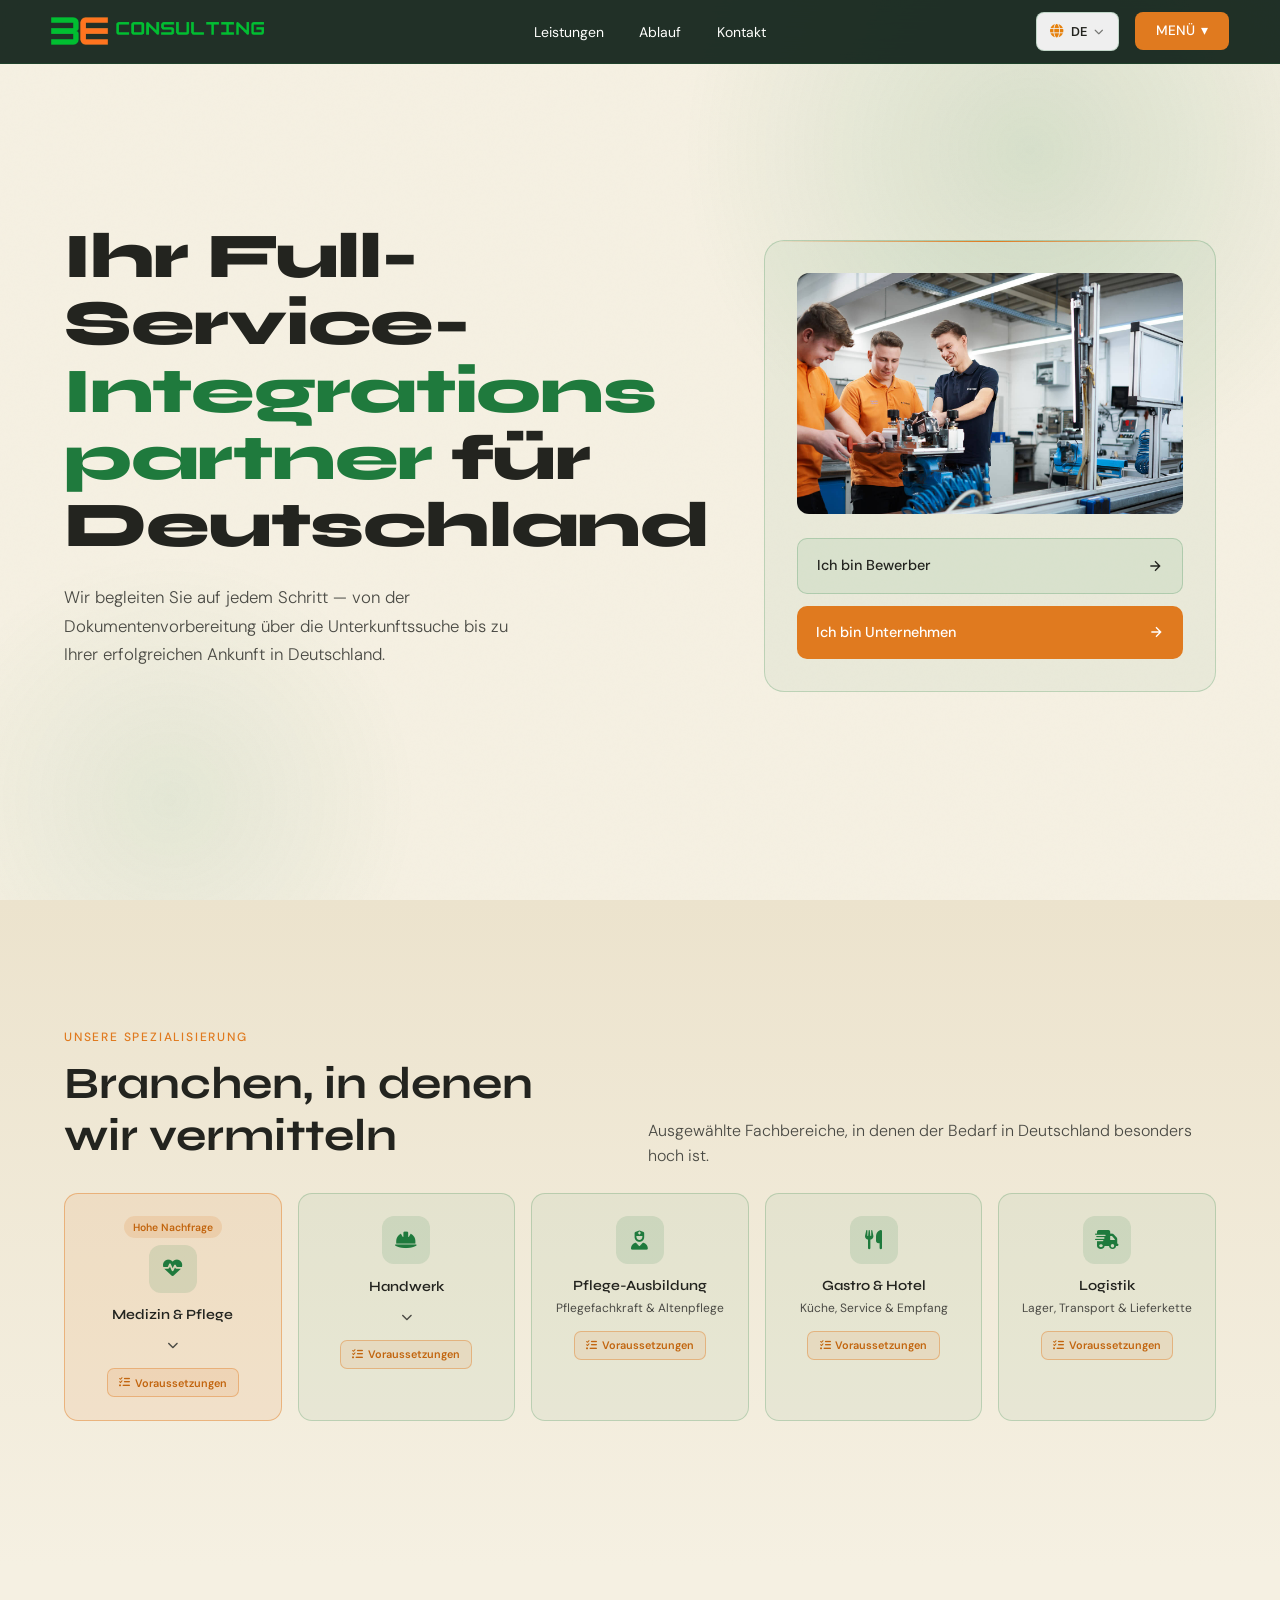
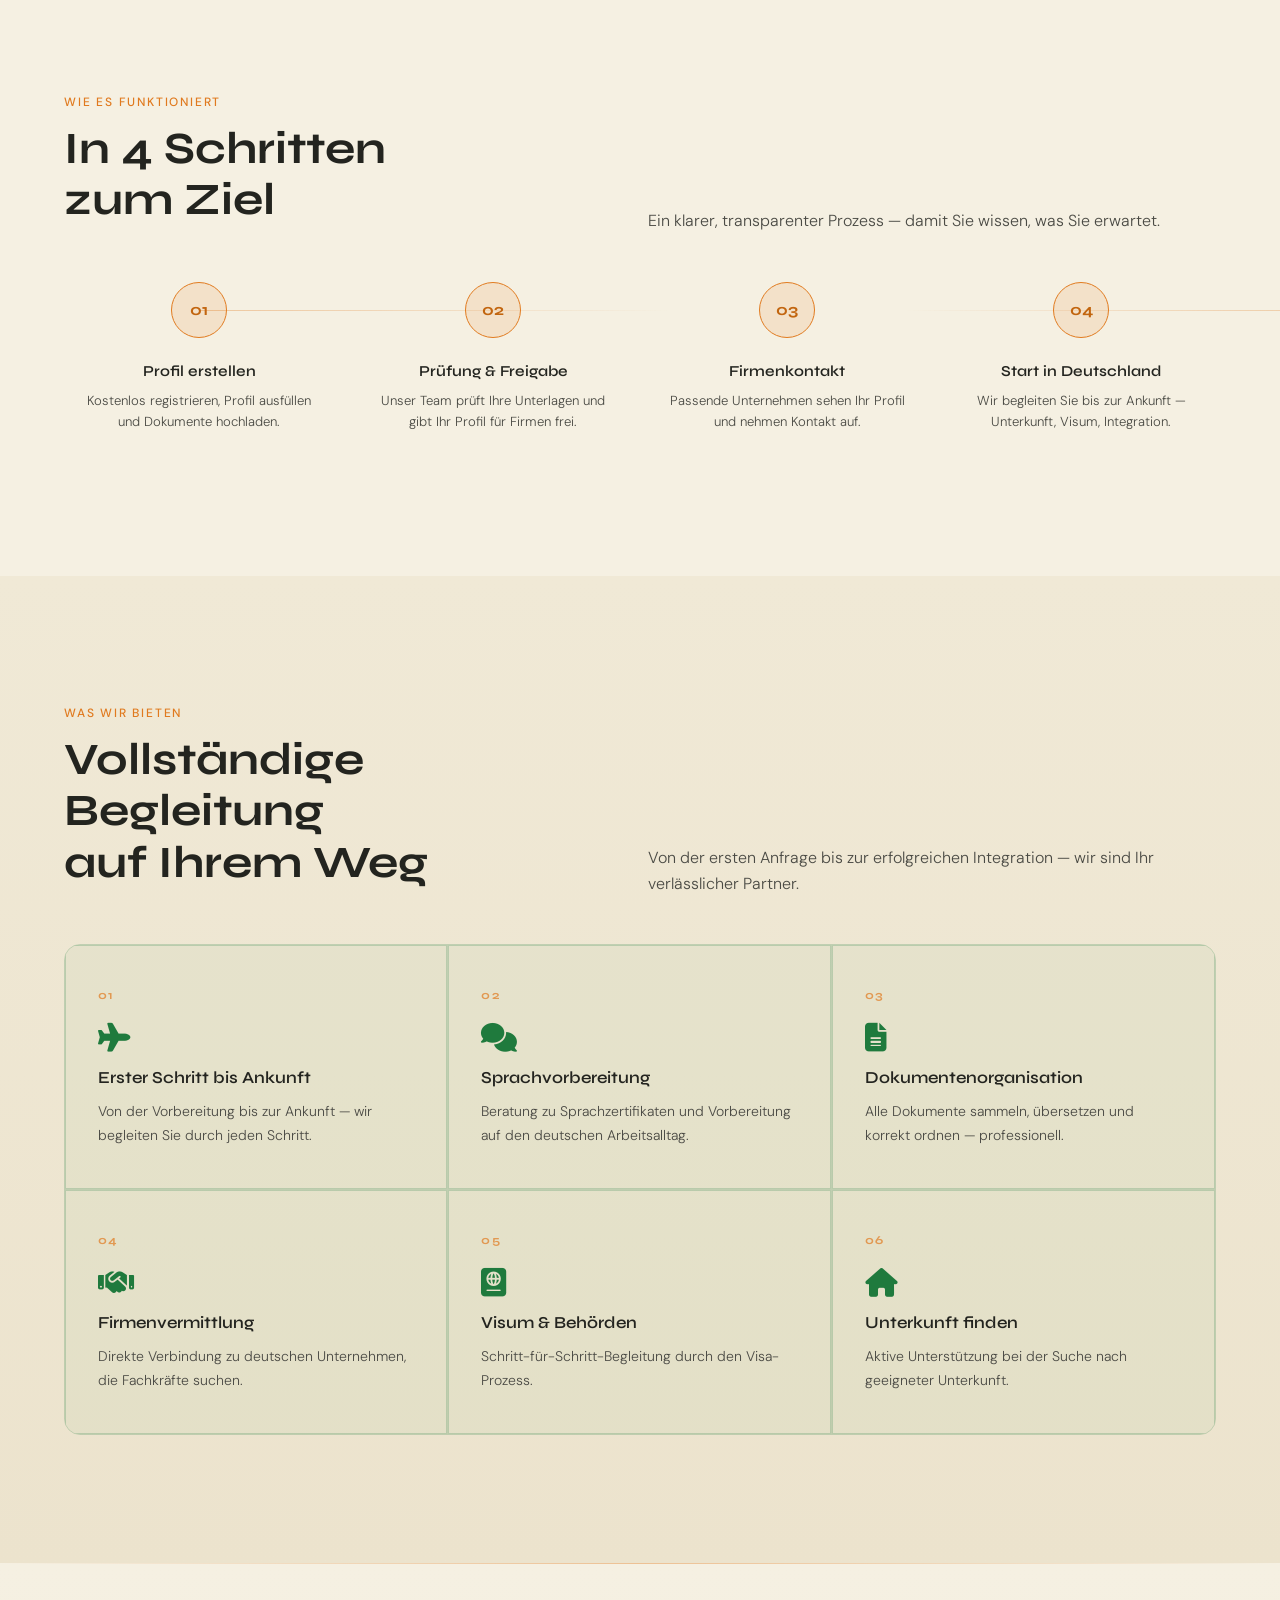
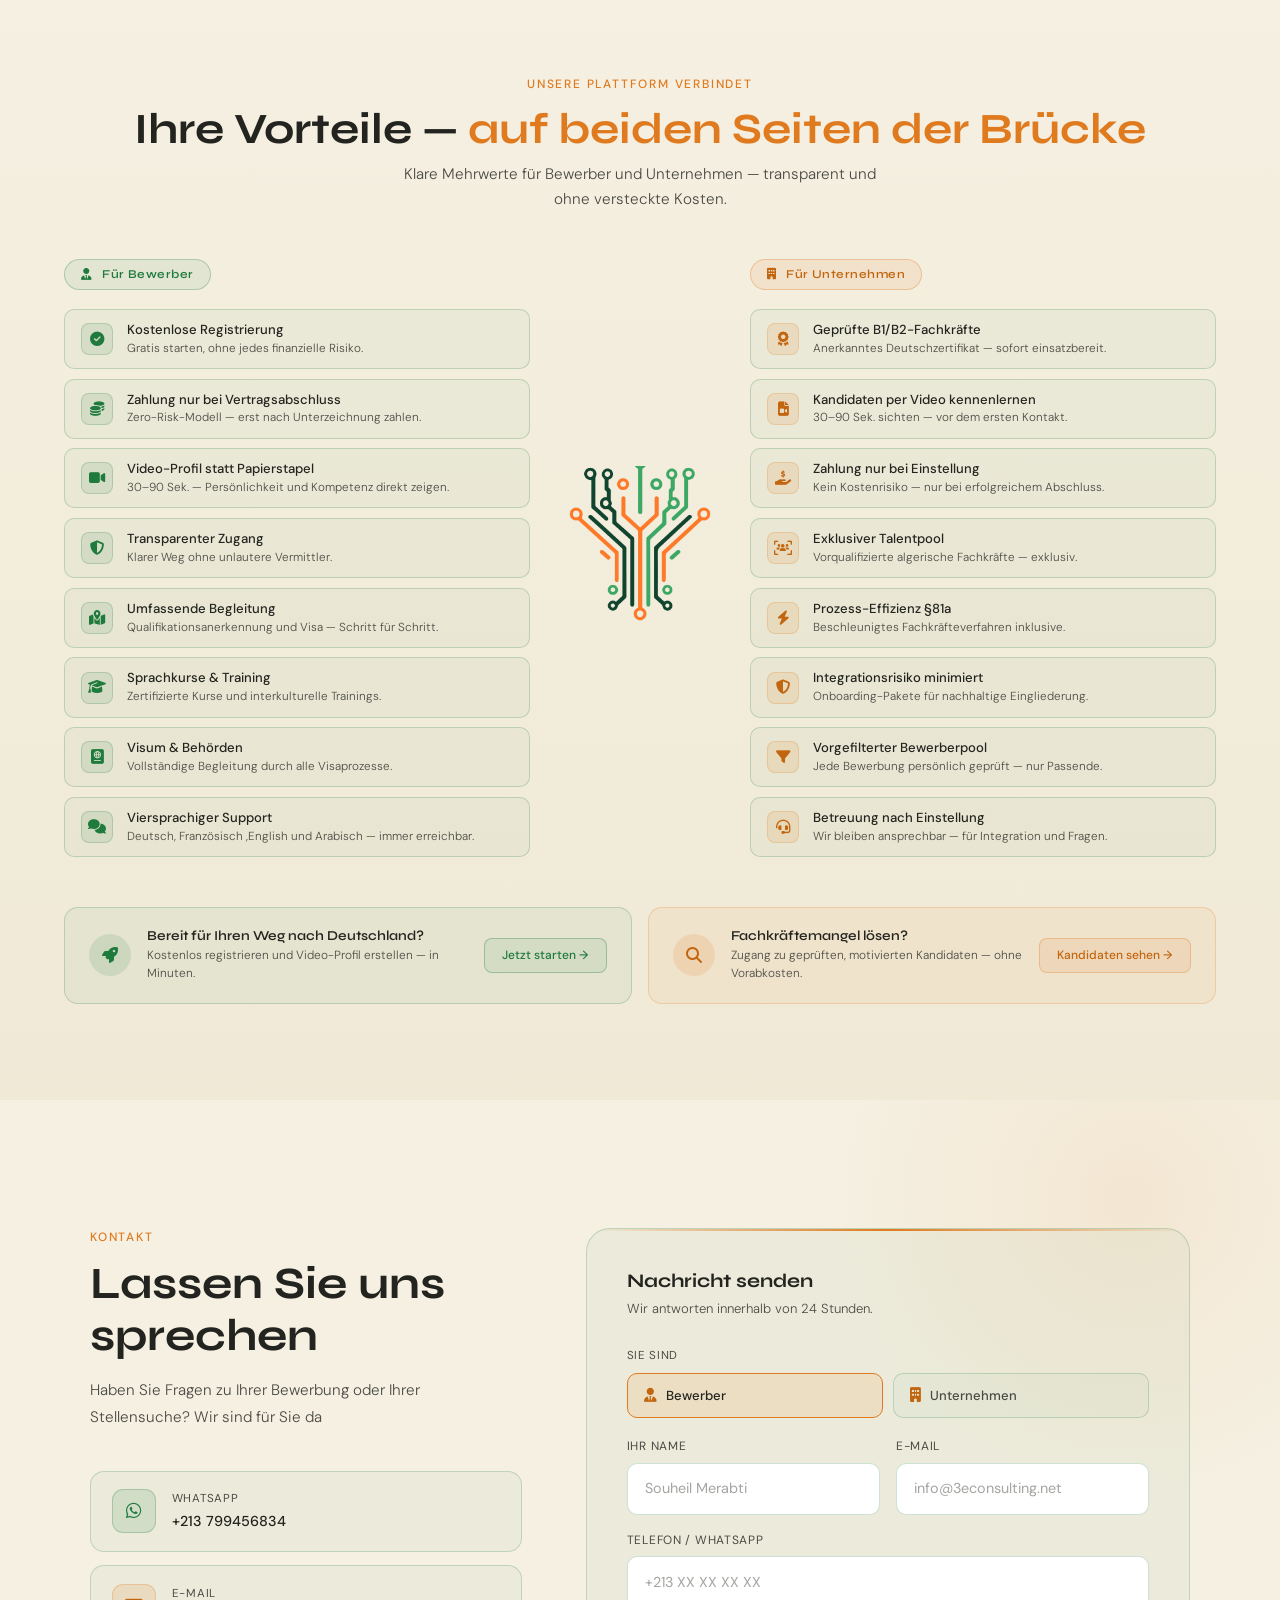
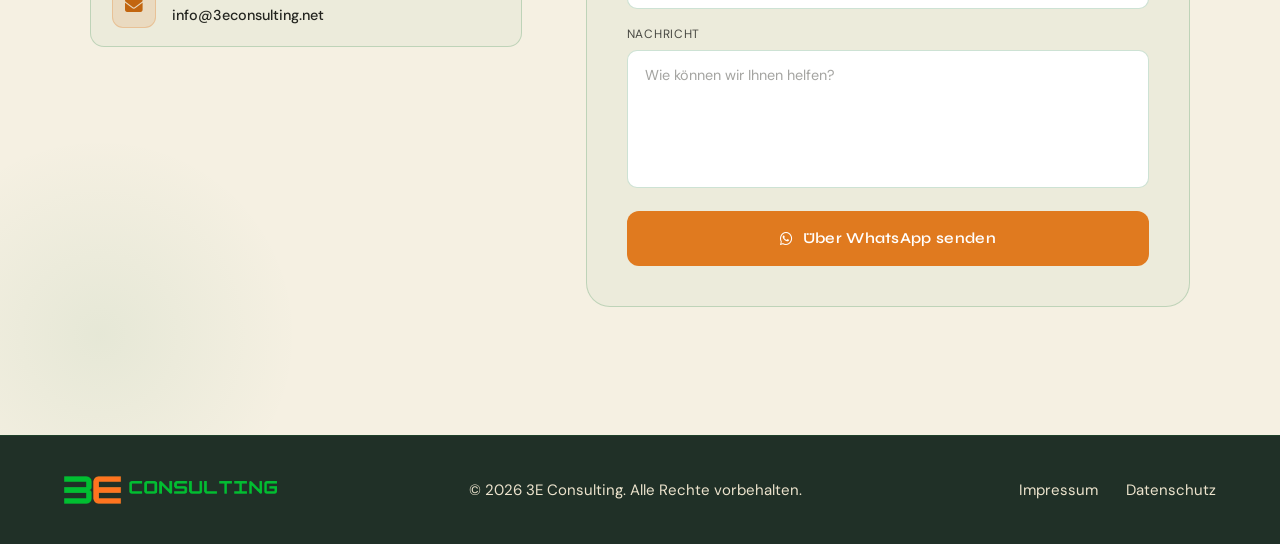
<file: alltag-deutschland.html>
<!DOCTYPE html>
<html lang="de" dir="ltr" id="htmlRoot">
<head>
<meta charset="UTF-8">
<meta name="viewport" content="width=device-width, initial-scale=1.0">

<!-- ═══════════════ PRIMARY SEO META ═══════════════ -->
<title id="pageTitle">3E Consulting | Fachkräftevermittlung Algerien – Deutschland</title>
<meta name="description" content="3E Consulting vermittelt qualifizierte Fachkräfte aus Algerien an deutsche Unternehmen – mit persönlicher Begleitung bei Bewerbung, Visum, Sprache und Integration in Deutschland.">
<meta name="keywords" content="Fachkräftevermittlung Algerien Deutschland, Recruiting Fachkräfte, Pflegekräfte Deutschland, Handwerker Vermittlung, Visum Fachkräfte, Fachkräfte Einwanderung Deutschland, Ausbildung Pflege Deutschland, Jobs für Algerier in Deutschland, 3E Consulting">
<meta name="robots" content="index, follow, max-image-preview:large, max-snippet:-1, max-video-preview:-1">
<meta name="language" content="German">
<meta http-equiv="content-language" content="de">
<meta name="theme-color" content="#f5f0e2">
<meta name="author" content="3E Consulting">

<!-- Canonical -->
<link rel="canonical" href="https://3econsulting.net/">

<!-- Favicon (reuses existing brand asset — no extra files required) -->
<link rel="icon" type="image/png" href="Logo-cropped.png">
<link rel="shortcut icon" href="Logo-cropped.png">
<link rel="apple-touch-icon" href="Logo-cropped.png">

<!-- ═══════════════ OPEN GRAPH ═══════════════ -->
<meta property="og:type" content="website">
<meta property="og:site_name" content="3E Consulting">
<meta property="og:title" content="3E Consulting | Fachkräftevermittlung Algerien – Deutschland">
<meta property="og:description" content="Wir begleiten Fachkräfte aus Algerien auf ihrem Weg nach Deutschland – von der Bewerbung über Visum und Sprachkurse bis zur erfolgreichen Vermittlung bei deutschen Unternehmen.">
<meta property="og:url" content="https://3econsulting.net/">
<meta property="og:image" content="https://3econsulting.net/Logo-cropped.png">
<meta property="og:image:alt" content="3E Consulting Logo – Engage, Expand, Excel">
<meta property="og:locale" content="de_DE">
<meta property="og:locale:alternate" content="fr_FR">
<meta property="og:locale:alternate" content="en_US">
<meta property="og:locale:alternate" content="ar_AR">

<!-- ═══════════════ TWITTER CARD ═══════════════ -->
<meta name="twitter:card" content="summary_large_image">
<meta name="twitter:title" content="3E Consulting | Fachkräftevermittlung Algerien – Deutschland">
<meta name="twitter:description" content="Wir begleiten Fachkräfte aus Algerien auf ihrem Weg nach Deutschland – von der Bewerbung über Visum und Sprachkurse bis zur erfolgreichen Vermittlung bei deutschen Unternehmen.">
<meta name="twitter:image" content="https://3econsulting.net/Logo-cropped.png">
<meta name="twitter:image:alt" content="3E Consulting Logo – Engage, Expand, Excel">

<!-- ═══════════════ STRUCTURED DATA (JSON-LD) ═══════════════ -->
<!-- TODO: replace the placeholder street/city/postal code and opening hours below with your real business details -->
<script type="application/ld+json">
{
  "@context": "https://schema.org",
  "@graph": [
    {
      "@type": "Organization",
      "@id": "https://3econsulting.net/#organization",
      "name": "3E Consulting",
      "url": "https://3econsulting.net/",
      "logo": "https://3econsulting.net/Logo-cropped.png",
      "description": "3E Consulting ist ein Full-Service-Integrationspartner, der qualifizierte Fachkräfte aus Algerien mit deutschen Unternehmen zusammenbringt und bei Bewerbung, Visum, Sprache und Integration begleitet.",
      "contactPoint": [
        {
          "@type": "ContactPoint",
          "telephone": "+213-799-456834",
          "contactType": "customer service",
          "email": "info@3econsulting.net",
          "areaServed": ["DE", "DZ"],
          "availableLanguage": ["German", "French", "English", "Arabic"]
        }
      ]
    },
    {
      "@type": "LocalBusiness",
      "@id": "https://3econsulting.net/#localbusiness",
      "name": "3E Consulting",
      "image": "https://3econsulting.net/Logo-cropped.png",
      "url": "https://3econsulting.net/",
      "telephone": "+213799456834",
      "email": "info@3econsulting.net",
      "priceRange": "$$",
      "address": {
        "@type": "PostalAddress",
        "streetAddress": "PLATZHALTER – Straße und Hausnummer eintragen",
        "addressLocality": "PLATZHALTER – Stadt eintragen",
        "postalCode": "PLATZHALTER",
        "addressCountry": "DZ"
      },
      "openingHoursSpecification": [
        {
          "@type": "OpeningHoursSpecification",
          "dayOfWeek": ["Monday", "Tuesday", "Wednesday", "Thursday", "Friday"],
        }
      ]
    },
    {
      "@type": "WebSite",
      "@id": "https://3econsulting.net/#website",
      "name": "3E Consulting",
      "url": "https://3econsulting.net/",
      "inLanguage": "de"
    }
  ]
}
</script>

<!-- ═══════════════ STYLESHEETS ═══════════════ -->
<!-- Bootstrap controls layout/grid — kept render-blocking on purpose to avoid layout shift -->
<link rel="stylesheet" href="https://cdnjs.cloudflare.com/ajax/libs/bootstrap/5.3.3/css/bootstrap.min.css">

<!-- Font Awesome is decorative (icons only) — loaded non-blocking via preload/swap -->
<link rel="preload" as="style" href="https://cdnjs.cloudflare.com/ajax/libs/font-awesome/6.4.0/css/all.min.css" onload="this.onload=null;this.rel='stylesheet'">
<noscript><link rel="stylesheet" href="https://cdnjs.cloudflare.com/ajax/libs/font-awesome/6.4.0/css/all.min.css"></noscript>

<link rel="preconnect" href="https://fonts.googleapis.com">
<link rel="preconnect" href="https://fonts.gstatic.com" crossorigin>
<link href="https://fonts.googleapis.com/css2?family=Syne:wght@400;600;700;800&family=DM+Sans:ital,wght@0,300;0,400;0,500;1,300&family=Share+Tech+Mono&family=Orbitron:wght@700;800;900&family=Cairo:wght@400;600;700;800&display=swap" rel="stylesheet">

<style>
/* ═══════════════ CSS VARIABLES ═══════════════ */
:root{
  --navy: #f5f0e2;
  --navy-dark: #eee6d2;
  --blue: #1f7a3d;
  --accent: #e07a1f;
  --accent-hover: #c2650f;
  --bright: #1f7a3d;
  --gold: #e07a1f;
  --white: #23241f;
  --muted: #4a4a44;
  --border: rgba(31,122,61,.22);
  --glass: rgba(31,122,61,.05);
  --de:#2563eb;--dz:#1f7a3d;
  --font-display: 'Syne', sans-serif;
  --font-body: 'DM Sans', sans-serif;
  --radius-sm: 10px;
  --radius-md: 14px;
  --radius-lg: 18px;
}

*, *::before, *::after { box-sizing: border-box; }
html { scroll-behavior: smooth; }
body {
  font-family: var(--font-body);
  background: var(--navy);
  color: var(--white);
  overflow-x: hidden;
}
body::before {
  content: '';
  position: fixed;
  inset: 0;
  background-image: url("data:image/svg+xml,%3Csvg viewBox='0 0 256 256' xmlns='http://www.w3.org/2000/svg'%3E%3Cfilter id='n'%3E%3CfeTurbulence type='fractalNoise' baseFrequency='0.9' numOctaves='4' stitchTiles='stitch'/%3E%3C/filter%3E%3Crect width='100%25' height='100%25' filter='url(%23n)' opacity='0.035'/%3E%3C/svg%3E");
  pointer-events: none;
  z-index: 0;
  opacity: .4;
}

.font-display { font-family: var(--font-display); }
.text-accent   { color: var(--accent) !important; }
.text-bright   { color: var(--bright) !important; }
.text-muted-3e { color: var(--muted) !important; }
.text-gold     { color: var(--gold) !important; }
.fw-300 { font-weight: 300; }
.fw-500 { font-weight: 500; }

/* ═══════════════ RTL SUPPORT ═══════════════ */
html[dir="rtl"] body { font-family: var(--font-ar); }
html[dir="rtl"] h1, html[dir="rtl"] h2, html[dir="rtl"] h3, html[dir="rtl"] h4,
html[dir="rtl"] .font-display,
html[dir="rtl"] .hero h1, html[dir="rtl"] .section-title, html[dir="rtl"] .bridge-title,
html[dir="rtl"] .fb-main-card h3, html[dir="rtl"] .fb-standalone h3,
html[dir="rtl"] .pstep h3, html[dir="rtl"] .svc-card h3,
html[dir="rtl"] .about-section h2, html[dir="rtl"] .contact-info-side h2,
html[dir="rtl"] .contact-form-side h3, html[dir="rtl"] .bb-text h4,
html[dir="rtl"] .mn2-chatbot-btn strong, html[dir="rtl"] .col-label,
html[dir="rtl"] .btn-submit, html[dir="rtl"] .mn-cta-primary { font-family: var(--font-ar); }
html[dir="rtl"] .mn-link-arrow,
html[dir="rtl"] .fa-chevron-right,
html[dir="rtl"] .mn2-chatbot-btn > i:last-child { transform: scaleX(-1); }
html[dir="rtl"] .hero-eyebrow::before { display: none; }
html[dir="rtl"] .btn-primary-3e svg,
html[dir="rtl"] .btn-secondary-3e svg,
html[dir="rtl"] .card-btn svg { transform: scaleX(-1); }
html[dir="rtl"] .footer-links a { margin-left: 0; margin-right: 1.5rem; }
html[dir="rtl"] .bb-btn { margin-left: 0; margin-right: auto; }

/* ═══════════════ LOGO IMAGE ═══════════════ */
.logo-img-main {
  height: 38px;
  width: auto;
  object-fit: contain;
  display: block;
}
.logo-img-sm {
  height: 28px;
  width: auto;
  object-fit: contain;
  display: block;
}

/* ═══════════════ NAV ═══════════════ */
.navbar-3e {
  position: fixed;
  top: 0; left: 0; right: 0;
  z-index: 1050;
  padding: 1rem 5vw;
  background: rgba(245,240,226,.92);
  backdrop-filter: blur(20px);
  border-bottom: 1px solid var(--border);
}
.nav-link-3e {
  font-size: .875rem;
  color: #fffffd !important;
  text-decoration: none;
  transition: color .2s;
  padding: .3rem .6rem;
}
.nav-link-3e:hover { color:#ffae00ab !important; }

.btn-menu {
  background: var(--accent);
  color: #fff !important;
  padding: .55rem 1.3rem;
  border-radius: 8px;
  font-size: .85rem;
  font-weight: 500;
  border: none;
  cursor: pointer;
  display: inline-flex;
  align-items: center;
  gap: .4rem;
  transition: background .2s, transform .15s;
  white-space: nowrap;
}
.btn-menu:hover { background: var(--accent-hover); transform: translateY(-1px); }

.nav-dropdown-panel {
  position: absolute;
  top: calc(100% + .6rem);
  right: 0;
  min-width: 340px;
  max-width: 420px;
  max-height: 75vh;
  overflow-y: auto;
  background: rgba(250,247,238,.98);
  border: 1px solid var(--border);
  border-radius: 12px;
  padding: 1rem;
  backdrop-filter: blur(20px);
  box-shadow: 0 20px 50px rgba(0,0,0,.12);
  z-index: 200;
  display: none;
}
html[dir="rtl"] .nav-dropdown-panel { right: auto; left: 0; }
.nav-dropdown-panel.open { display: block; }

.menu-list { list-style: none; margin: 0; padding: 0; }
.menu-toggle-btn {
  width: 100%;
  display: flex;
  align-items: center;
  justify-content: space-between;
  padding: .65rem .75rem;
  background: transparent;
  border: none;
  border-radius: 8px;
  color: var(--white);
  font-size: .88rem;
  font-weight: 500;
  font-family: var(--font-body);
  cursor: pointer;
  text-align: left;
  transition: background .15s, color .15s;
}
.menu-toggle-btn:hover, .menu-toggle-btn.open { background: var(--glass); color: var(--blue); }
.menu-toggle-btn::after {
  content: '›';
  font-size: 1.1rem;
  color: var(--muted);
  transition: transform .2s;
}
.menu-toggle-btn.open::after { transform: rotate(90deg); color: var(--accent); }

.menu-l1 > li { border-bottom: 1px solid var(--border); }
.menu-l1 > li:last-child { border-bottom: none; }
.menu-l1 > li > a {
  display: flex;
  align-items: center;
  padding: .65rem .75rem;
  font-size: .88rem;
  font-weight: 500;
  color: var(--white);
  text-decoration: none;
  border-radius: 8px;
  transition: background .15s;
}
.menu-l1 > li > a:hover { background: var(--glass); color: var(--blue); }
.menu-l2 { padding-left: .5rem; margin-top: .25rem; border-left: 2px solid var(--border); display: none; }
.menu-l2.open { display: block; }
.menu-l3 { padding-left: .75rem; margin: .25rem 0 .5rem; border-left: 2px solid rgba(224,122,31,.3); display: none; }
.menu-l3.open { display: block; }
.menu-l3 a {
  display: block;
  text-decoration: none;
  padding: .45rem .6rem;
  border-radius: 6px;
  font-size: .82rem;
  color: var(--muted);
  transition: all .15s;
}
.menu-l3 a:hover { color: var(--white); }
.menu-l2 .menu-toggle-btn { font-size: .82rem; color: var(--muted); }

/* Hamburger */
.hamburger-btn {
  background: transparent;
  border: 1px solid var(--border);
  border-radius: 8px;
  color: var(--white);
  padding: .45rem .75rem;
  font-size: 1.1rem;
  cursor: pointer;
  display: none;
  align-items: center;
  transition: background .2s, border-color .2s;
  flex-shrink: 0;
}
.hamburger-btn:hover {
  background: rgba(224,122,31,.1);
  border-color: rgba(224,122,31,.4);
}

/* ═══════════════ LANGUAGE SWITCHER (simple & professional, no flags) ═══════════════ */
.lang-switch-wrap { position: relative; flex-shrink: 0; color:#e8eeea;}
.btn-lang {
  background: rgba(218, 198, 133, 0.973) 0.06;
  border: 1px solid var(--border);
  color: var(--white);
  padding: .55rem .85rem;
  border-radius: 8px;
  font-size: .8rem;
  font-weight: 600;
  cursor: pointer;
  display: inline-flex;
  align-items: center;
  gap: .4rem;
  transition: background .2s, border-color .2s;
  white-space: nowrap;
  font-family: var(--font-body);
  letter-spacing: .02em;
}
.btn-lang:hover { background: rgba(248, 242, 242, 0.1); border-color: rgba(255, 254, 253, 0.4); }
.btn-lang i.fa-globe { font-size: .85rem; color: #e6800b; }
.btn-lang i.fa-chevron-down { font-size: .6rem; opacity: .6; }
.lang-dropdown-panel {
  position: absolute;
  top: calc(100% + .6rem);
  right: 0;
  min-width: 160px;
  background: rgba(250,247,238,.98);
  border: 1px solid var(--border);
  border-radius: 12px;
  padding: .4rem;
  backdrop-filter: blur(20px);
  box-shadow: 0 20px 50px rgba(0,0,0,.12);
  z-index: 200;
  display: none;
}
html[dir="rtl"] .lang-dropdown-panel { right: auto; left: 0; }
.lang-dropdown-panel.open { display: block; }
.lang-option {
  display: flex; align-items: center; justify-content: space-between;
  gap: .6rem;
  padding: .6rem .75rem;
  border-radius: 8px;
  color: var(--muted);
  font-size: .84rem;
  font-weight: 500;
  cursor: pointer;
  transition: all .15s;
  background: none; border: none; width: 100%;
  text-align: left; font-family: var(--font-body);
}
html[dir="rtl"] .lang-option { text-align: right; }
.lang-option:hover { background: rgba(224,122,31,.08); color: var(--white); }
.lang-option.lang-active { background: rgba(224,122,31,.14); color: var(--white); }
.lang-option .check { color: var(--accent); font-size: .7rem; opacity: 0; }
.lang-option.lang-active .check { opacity: 1; }

.mn-lang-row { display: grid; grid-template-columns: repeat(4,1fr); gap: .4rem; }
.mn-lang-btn {
  padding: .55rem .3rem;
  border-radius: 9px;
  border: 1px solid var(--border);
  background: rgba(31,122,61,.05);
  color: var(--muted);
  font-size: .72rem; font-weight: 600;
  cursor: pointer; font-family: var(--font-body);
  transition: all .18s;
}
.mn-lang-btn:hover { border-color: rgba(224,122,31,.4); color: var(--white); }
.mn-lang-btn.mn-lang-active { border-color: var(--accent); background: rgba(224,122,31,.12); color: var(--white); }

@media (max-width: 991px) {
  .btn-lang span.lang-txt { display: none; }
  .btn-lang { padding: .55rem .65rem; }
  .btn-lang i.fa-chevron-down { display: none; }
}

/* ═══════════════ MOBILE NAV V2 ═══════════════ */
.mobile-nav-overlay {
  position: fixed;
  inset: 0;
  background: rgba(30,30,25,.45);
  z-index: 1055;
  opacity: 0;
  pointer-events: none;
  transition: opacity .3s ease;
  backdrop-filter: blur(4px);
}
.mobile-nav-overlay.open { opacity: 1; pointer-events: all; }

.mobile-nav {
  position: fixed;
  top: 0; left: 0; bottom: 0;
  width: min(320px, 88vw);
  background: linear-gradient(160deg, #faf7ee 0%, #f0e9d6 100%);
  border-right: 1px solid rgba(31,122,61,.16);
  z-index: 1060;
  display: flex;
  flex-direction: column;
  transform: translateX(-100%);
  transition: transform .32s cubic-bezier(.4,0,.2,1);
  overflow: hidden;
}
html[dir="rtl"] .mobile-nav {
  left: auto; right: 0;
  border-right: none;
  border-left: 1px solid rgba(31,122,61,.16);
  transform: translateX(100%);
}
.mobile-nav.open { transform: translateX(0); }

.mn-header {
  display: flex;
  align-items: center;
  justify-content: space-between;
  gap: .75rem;
  padding: 1rem 1.1rem .85rem;
  border-bottom: 1px solid rgba(31,122,61,.12);
  flex-shrink: 0;
}
.mn-brand { display: flex; align-items: center; gap: 8px; text-decoration: none; flex-shrink: 0; min-width: 0; }
.mn-brand img { height: 30px; width: 30px; border-radius: 7px; object-fit: cover; }
.mn-close {
  background: rgba(31,122,61,.06);
  border: 1px solid rgba(31,122,61,.14);
  border-radius: 8px;
  color: var(--muted);
  width: 34px; height: 34px;
  display: flex; align-items: center; justify-content: center;
  font-size: 1rem;
  cursor: pointer;
  transition: background .15s, color .15s;
  flex-shrink: 0;
}
.mn-close:hover { background: rgba(224,122,31,.15); color: var(--accent); border-color: rgba(224,122,31,.3); }

.mn-body {
  flex: 1;
  padding: .6rem 0 .5rem;
  overflow-y: auto;
  overflow-x: hidden;
}
.mn-body::-webkit-scrollbar { width: 3px; }
.mn-body::-webkit-scrollbar-track { background: transparent; }
.mn-body::-webkit-scrollbar-thumb { background: rgba(31,122,61,.25); border-radius: 2px; }

.mn-section-label {
  font-size: .62rem;
  font-weight: 700;
  letter-spacing: .14em;
  text-transform: uppercase;
  color: var(--muted);
  padding: .9rem 1.2rem .35rem;
  opacity: .75;
}

.mn-link {
  display: flex;
  align-items: center;
  gap: .75rem;
  padding: .68rem 1.2rem;
  font-size: .88rem;
  font-weight: 500;
  color: rgba(35,36,31,.85);
  text-decoration: none;
  transition: background .15s, color .15s;
}
.mn-link .mn-icon {
  width: 30px; height: 30px;
  border-radius: 8px;
  background: rgba(31,122,61,.06);
  border: 1px solid rgba(31,122,61,.12);
  display: flex; align-items: center; justify-content: center;
  font-size: .75rem;
  color: var(--muted);
  flex-shrink: 0;
  transition: background .15s, color .15s, border-color .15s;
}
.mn-link:hover { background: rgba(224,122,31,.08); color: #000; }
.mn-link:hover .mn-icon { background: rgba(224,122,31,.15); color: var(--accent); border-color: rgba(224,122,31,.3); }
.mn-link-arrow { margin-left: auto; font-size: .65rem; color: var(--muted); opacity: .5; }
html[dir="rtl"] .mn-link-arrow { margin-left: 0; margin-right: auto; }

.mn-accordion-btn {
  width: 100%;
  display: flex;
  align-items: center;
  gap: .75rem;
  padding: .68rem 1.2rem;
  background: transparent;
  border: none;
  font-size: .88rem;
  font-weight: 500;
  color: rgba(35,36,31,.85);
  font-family: var(--font-body);
  cursor: pointer;
  text-align: left;
  transition: background .15s, color .15s;
}
.mn-accordion-btn .mn-icon {
  width: 30px; height: 30px;
  border-radius: 8px;
  background: rgba(31,122,61,.06);
  border: 1px solid rgba(31,122,61,.12);
  display: flex; align-items: center; justify-content: center;
  font-size: .75rem;
  color: var(--muted);
  flex-shrink: 0;
  transition: background .15s, color .15s, border-color .15s;
}
.mn-chevron { margin-left: auto; font-size: .65rem; color: var(--muted); transition: transform .25s ease, color .15s; }
.mn-accordion-btn.open { background: rgba(224,122,31,.08); color: #000; }
.mn-accordion-btn.open .mn-icon { background: rgba(224,122,31,.15); color: var(--accent); border-color: rgba(224,122,31,.3); }
.mn-accordion-btn.open .mn-chevron { transform: rotate(90deg); color: var(--accent); }

.mn-accordion-body {
  max-height: 0;
  overflow: hidden;
  transition: max-height .28s cubic-bezier(.4,0,.2,1);
  background: rgba(31,122,61,.04);
}
.mn-accordion-body.open { max-height: 500px; }

.mn-sub-label {
  width: 100%;
  display: flex;
  align-items: center;
  justify-content: space-between;
  padding: .55rem 1.2rem .55rem 2.6rem;
  background: transparent;
  border: none;
  font-size: .8rem;
  font-weight: 600;
  color: var(--muted);
  font-family: var(--font-body);
  cursor: pointer;
  text-align: left;
  letter-spacing: .04em;
  transition: color .15s;
}
.mn-sub-label .mn-chevron { font-size: .6rem; }
.mn-sub-label.open { color: rgba(35,36,31,.8); }
.mn-sub-label.open .mn-chevron { transform: rotate(90deg); color: var(--accent); }

.mn-sub-body {
  max-height: 0;
  overflow: hidden;
  transition: max-height .22s ease;
  background: rgba(31,122,61,.03);
}
.mn-sub-body.open { max-height: 300px; }

.mn-sub2-link {
  display: flex;
  align-items: center;
  gab: .55rem;                      
  padding: .52rem 1.2rem .52rem 3.2rem;     
  font-size: .79rem;
  color: rgba(74,74,68,.85);
  text-decoration: none;
  transition: background .15s, color .15s;
}
.mn-sub2-link::before {
  content: '';
  width: 4px; height: 4px;
  border-radius: 50%;
  background: rgba(224,122,31,.55);
  flex-shrink: 0;
}
.mn-sub2-link:hover { background: rgba(224,122,31,.06); color: #000; }

.mn-divider { height: 1px; background: rgba(255, 255, 254, 0.904); margin: .55rem 1.2rem; }

.mn-footer {
  padding: .85rem 1rem 1.1rem;
  border-top: 1px solid rgba(31,122,61,.12);
  display: flex;
  flex-direction: column;
  gap: .55rem;
  flex-shrink: 0;
}
.mn-cta-primary {
  display: flex;
  align-items: center;
  justify-content: center;
  gap: .5rem;
  padding: .82rem 1rem;
  border-radius: 10px;
  background: var(--accent);
  color: #fff !important;
  font-size: .88rem;
  font-weight: 600;
  text-decoration: none;
  transition: background .2s, transform .15s;
  font-family: var(--font-display);
  letter-spacing: .02em;
  white-space: nowrap;
}
.mn-cta-primary:hover { background: var(--accent-hover); transform: translateY(-1px); }
.mn-cta-secondary {
  display: flex;
  align-items: center;
  justify-content: center;
  gap: .5rem;
  padding: .78rem 1rem;
  border-radius: 10px;
  background: rgba(31,122,61,.08);
  border: 1px solid rgba(31,122,61,.2);
  color: rgba(35,36,31,.85) !important;
  font-size: .88rem;
  font-weight: 500;
  text-decoration: none;
  transition: background .2s, border-color .2s;
  white-space: nowrap;
}
.mn-cta-secondary:hover { background: rgba(31,122,61,.14); border-color: rgba(31,122,61,.35); }

/* ═══════════════ HERO ═══════════════ */
.hero {
  min-height: 100vh;
  display: flex;
  align-items: center;
  padding: 7rem 5vw 5rem;
  position: relative;
  overflow: hidden;
}
.hero::before {
  content: '';
  position: absolute;
  top: -200px; right: -100px;
  width: 700px; height: 700px;
  border-radius: 50%;
  background: radial-gradient(circle, rgba(31,122,61,.14) 0%, transparent 70%);
  pointer-events: none;
}
.hero::after {
  content: '';
  position: absolute;
  bottom: -150px; left: -80px;
  width: 500px; height: 500px;
  border-radius: 50%;
  background: radial-gradient(circle, rgba(31,122,61,.08) 0%, transparent 70%);
  pointer-events: none;
}
.hero-eyebrow {
  display: inline-flex;
  align-items: center;
  gap: .6rem;
  font-size: .78rem;
  font-weight: 500;
  letter-spacing: .12em;
  text-transform: uppercase;
  color: var(--accent);
  margin-bottom: 1.5rem;
}
.hero-eyebrow::before { content: ''; width: 28px; height: 1px; background: var(--accent); }
.hero h1 {
  font-family: var(--font-display);
  font-size: clamp(2.4rem, 5vw, 4.2rem);
  font-weight: 800;
  line-height: 1.05;
  letter-spacing: -.02em;
  color: var(--white);
  margin-bottom: 1.5rem;
  word-break: break-word;
  overflow-wrap: break-word;
}
.hero h1 em { font-style: normal; color: var(--blue); }
.hero-sub {
  font-size: 1.05rem;
  color: var(--muted);
  line-height: 1.7;
  max-width: 480px;
  margin-bottom: 2.5rem;
  font-weight: 300;
}
.btn-primary-3e {
  background: var(--accent);
  color: #fff;
  padding: .85rem 2rem;
  border-radius: 10px;
  font-size: .95rem;
  font-weight: 500;
  text-decoration: none;
  transition: all .2s;
  border: none;
  cursor: pointer;
  display: inline-flex;
  align-items: center;
  gap: .5rem;
}
.btn-primary-3e:hover { background: var(--accent-hover); transform: translateY(-2px); box-shadow: 0 12px 30px rgba(224,122,31,.3); color: #fff; }
.btn-secondary-3e {
  border: 1px solid var(--border);
  color: var(--white);
  background: var(--glass);
  padding: .85rem 2rem;
  border-radius: 10px;
  font-size: .95rem;
  font-weight: 400;
  text-decoration: none;
  transition: all .2s;
  backdrop-filter: blur(8px);
  display: inline-flex;
  align-items: center;
  gap: .5rem;
}
.btn-secondary-3e:hover { border-color: var(--accent); background: rgba(224,122,31,.08); color: var(--white); }

.hero-card {
  background: rgba(31,122,61,.05);
  border: 1px solid var(--border);
  border-radius: 20px;
  padding: 2rem;
  backdrop-filter: blur(16px);
  position: relative;
  overflow: hidden;
}
.hero-card::before {
  content: '';
  position: absolute;
  top: 0; left: 0; right: 0;
  height: 1px;
  background: linear-gradient(90deg, transparent, var(--accent), transparent);
}
.hero-card img { width: 100%; border-radius: 12px; margin-bottom: 1.5rem; aspect-ratio: 16/10; object-fit: cover; }
.card-btn {
  display: flex;
  align-items: center;
  justify-content: space-between;
  padding: 1rem 1.2rem;
  border-radius: 10px;
  text-decoration: none;
  font-size: .9rem;
  font-weight: 500;
  transition: all .2s;
  margin-bottom: .75rem;
}
.card-btn:last-child { margin-bottom: 0; }
.card-btn-bewerber { background: var(--accent); color: #fff; }
.card-btn-bewerber:hover { background: var(--accent-hover); transform: translateX(3px); color: #fff; }
.card-btn-company { background: rgba(31,122,61,.08); color: var(--white); border: 1px solid var(--border); }
.card-btn-company:hover { background: rgba(31,122,61,.14); transform: translateX(3px); color: var(--white); }
html[dir="rtl"] .card-btn-bewerber:hover,
html[dir="rtl"] .card-btn-company:hover { transform: translateX(-3px); }

/* ═══════════════ SECTION UTILS ═══════════════ */
.section-tag {
  font-size: .75rem;
  font-weight: 500;
  color: var(--accent);
  letter-spacing: .15em;
  text-transform: uppercase;
  margin-bottom: .75rem;
  display: block;
}
.section-title {
  font-family: var(--font-display);
  font-size: clamp(1.8rem, 3.5vw, 2.8rem);
  font-weight: 700;
  color: var(--white);
  line-height: 1.15;
}
.section-sub { font-size: 1rem; color: var(--muted); line-height: 1.6; font-weight: 300; }
.divider { border-top: 1px solid var(--border); }

/* ═══════════════ SERVICES ═══════════════ */
.services-section { padding: 8rem 5vw; background: linear-gradient(180deg, #f0e9d6 0%, #ece3cd 100%); }
.svc-card { background: rgba(31,122,61,.04); padding: 2.5rem 2rem; transition: background .25s; border: 1px solid var(--border); height: 100%; }
.svc-card:hover { background: rgba(224,122,31,.08); }
.svc-num { font-family: var(--font-display); font-size: .75rem; font-weight: 700; color: var(--accent); letter-spacing: .1em; margin-bottom: 1.2rem; opacity: .7; }
.svc-card .svc-icon i { color: var(--blue); font-size: 1.8rem; margin-bottom: 1rem; display: block; }
.svc-card h3 { font-family: var(--font-display); font-size: 1.05rem; font-weight: 600; color: var(--white); margin-bottom: .75rem; }
.svc-card p { font-size: .875rem; color: var(--muted); line-height: 1.7; font-weight: 300; margin: 0; }

/* ═══════════════ FACHBEREICHE ═══════════════ */
.fachbereiche-section { padding: 8rem 5vw; background: linear-gradient(180deg, #ece3cd 0%, var(--navy) 100%); }
.fb-main-card {
  background: var(--glass);
  border: 1px solid var(--border);
  border-radius: 14px;
  padding: 1.4rem .8rem;
  cursor: pointer;
  transition: all .25s;
  text-align: center;
  height: 100%;
  overflow: hidden;
  display: flex;
  flex-direction: column;
  align-items: center;
}
.fb-main-card:hover { background: rgba(224,122,31,.08); border-color: rgba(224,122,31,.4); transform: translateY(-2px); }
.fb-main-card.active { background: rgba(224,122,31,.12); border-color: var(--accent); box-shadow: 0 0 0 1px rgba(224,122,31,.2); }
.fb-main-card.featured { background: rgba(224,122,31,.1); border-color: rgba(224,122,31,.45); }
.fb-icon { width: 48px; height: 48px; border-radius: 12px; background: rgba(31,122,61,.12); display: flex; align-items: center; justify-content: center; margin: 0 auto .85rem; transition: background .2s; flex-shrink: 0; }
.fb-main-card.active .fb-icon, .fb-main-card:hover .fb-icon { background: rgba(224,122,31,.2); }
.fb-icon i { color: var(--blue); font-size: 1.2rem; }
.fb-main-card h3 { font-family: var(--font-display); font-size: .88rem; font-weight: 600; color: var(--white); margin-bottom: .3rem; line-height: 1.3; }
.fb-arrow { font-size: .7rem; color: var(--muted); margin-top: .5rem; transition: color .2s, transform .2s; display: block; }
.fb-main-card.active .fb-arrow { color: var(--accent); transform: rotate(180deg); }
.fb-badge { display: inline-block; font-size: .65rem; padding: .2rem .55rem; border-radius: 999px; background: rgba(224,122,31,.16); color: var(--accent-hover); font-weight: 600; margin-bottom: .4rem; white-space: nowrap; }
.fb-req-btn {
  display: inline-flex;
  align-items: center;
  gap: .3rem;
  margin-top: .85rem;
  padding: .42rem .7rem;
  border-radius: 7px;
  font-size: .68rem;
  font-weight: 600;
  color: var(--accent-hover);
  border: 1px solid rgba(224,122,31,.4);
  background: rgba(224,122,31,.1);
  text-decoration: none;
  transition: all .2s;
  cursor: pointer;
  font-family: var(--font-body);
  white-space: normal;
  text-align: center;
  line-height: 1.3;
  word-break: keep-all;
  max-width: 100%;
  justify-content: center;
}
.fb-req-btn:hover { background: rgba(224,122,31,.2); border-color: var(--accent); transform: translateY(-1px); color: var(--accent-hover); }

.fb-standalone {
  background: var(--glass);
  border: 1px solid var(--border);
  border-radius: 14px;
  padding: 1.4rem .8rem;
  text-align: center;
  transition: all .25s;
  height: 100%;
  overflow: hidden;
  display: flex;
  flex-direction: column;
  align-items: center;
}
.fb-standalone:hover { background: rgba(224,122,31,.06); border-color: rgba(224,122,31,.35); transform: translateY(-2px); }
.fb-standalone h3 { font-family: var(--font-display); font-size: .88rem; font-weight: 600; color: var(--white); margin-bottom: .25rem; }
.fb-standalone p { font-size: .75rem; color: var(--muted); margin: 0; }
.fb-sub-panel { background: rgba(31,122,61,.04); border: 1px solid var(--border); border-radius: 14px; padding: 1.5rem; display: none; animation: panelIn .2s ease; }
.fb-sub-panel.visible { display: block; }
@keyframes panelIn { from { opacity: 0; transform: translateY(-6px); } to { opacity: 1; transform: translateY(0); } }
.fb-sub-title { font-size: .7rem; font-weight: 600; letter-spacing: .1em; text-transform: uppercase; color: var(--accent-hover); margin-bottom: 1rem; }
.fb-sub-item { display: flex; align-items: center; gap: .65rem; background: var(--glass); border: 1px solid var(--border); border-radius: 10px; padding: .75rem 1rem; transition: border-color .15s, background .15s; margin-bottom: .65rem; }
.fb-sub-item:hover { border-color: rgba(224,122,31,.3); background: rgba(224,122,31,.06); }
.fb-sub-item i { color: var(--blue); font-size: .95rem; flex-shrink: 0; }
.fb-sub-item span { font-size: .82rem; color: var(--muted); }

/* ═══════════════ PROCESS ═══════════════ */
.process-section { padding: 8rem 5vw; background: var(--navy); }
.pstep { padding: 0 1rem; text-align: center; }
.pstep-dot { width: 56px; height: 56px; border-radius: 50%; background: rgba(224,122,31,.12); border: 1px solid var(--accent); display: flex; align-items: center; justify-content: center; margin: 0 auto 1.5rem; font-family: var(--font-display); font-size: 1rem; font-weight: 700; color: var(--accent-hover); position: relative; z-index: 1; }
.pstep h3 { font-family: var(--font-display); font-size: .95rem; font-weight: 600; color: var(--white); margin-bottom: .6rem; }
.pstep p { font-size: .82rem; color: var(--muted); line-height: 1.6; font-weight: 300; }
.process-connector { position: absolute; top: 28px; left: 12.5%; right: 12.5%; height: 1px; background: linear-gradient(90deg, var(--accent), transparent 40%, transparent 60%, var(--accent)); opacity: .35; pointer-events: none; }

/* ═══════════════ ABOUT ═══════════════ */
.about-section { padding: 8rem 5vw; background: linear-gradient(180deg, #ece3cd 0%, var(--navy) 100%); }
.about-label { font-size: .75rem; font-weight: 500; color: var(--accent-hover); letter-spacing: .15em; text-transform: uppercase; margin-bottom: 1rem; }
.about-section h2 { font-family: var(--font-display); font-size: clamp(1.8rem, 3vw, 2.5rem); font-weight: 700; color: var(--white); line-height: 1.2; margin-bottom: 1.5rem; }
.about-desc { font-size: 1rem; color: var(--muted); line-height: 1.8; font-weight: 300; margin-bottom: 2rem; }
.about-item { display: flex; gap: 1rem; align-items: flex-start; background: var(--glass); border: 1px solid var(--border); border-radius: 12px; padding: 1.2rem; transition: border-color .2s; margin-bottom: 1rem; }
.about-item:hover { border-color: rgba(224,122,31,.4); }
.about-item-icon { width: 36px; height: 36px; border-radius: 8px; background: rgba(31,122,61,.12); display: flex; align-items: center; justify-content: center; font-size: 1rem; flex-shrink: 0; color: var(--blue); }
.about-item-text h4 { font-size: .9rem; font-weight: 500; color: var(--white); margin-bottom: .25rem; }
.about-item-text p { font-size: .82rem; color: var(--muted); line-height: 1.5; font-weight: 300; margin: 0; }
.about-visual-card { border-radius: 20px; overflow: hidden; border: 1px solid rgba(31,122,61,.25); background: rgba(31,122,61,.04); box-shadow: 0 25px 60px rgba(35,36,31,.14); transition: transform .3s ease, box-shadow .3s ease; }
.about-visual-card img { width: 100%; height: auto; display: block; aspect-ratio: 4/3; object-fit: cover; }
.av-caption { display: flex; align-items: center; gap: 10px; padding: 14px 18px; border-top: 1px solid rgba(31,122,61,.14); background: rgba(31,122,61,.03); }
.av-caption-dot { width: 8px; height: 8px; border-radius: 50%; background: var(--blue); box-shadow: 0 0 8px var(--blue); flex-shrink: 0; }
.av-caption p { font-size: .8rem; color: var(--muted); line-height: 1.5; margin: 0; }
.av-caption p strong { color: var(--white); font-weight: 500; }

/* ═══════════════ BRIDGE ═══════════════ */
.bridge-section { padding: 7rem 5vw 6rem; background: linear-gradient(180deg, var(--navy) 0%, #f0e9d6 100%); position: relative; overflow: hidden; }
.bridge-section::before { content: ''; position: absolute; top: 0; left: 0; right: 0; height: 1px; background: linear-gradient(90deg, transparent, rgba(224,122,31,.4), transparent); }
.bridge-title { font-family: var(--font-display); font-size: clamp(1.9rem, 3.5vw, 2.7rem); font-weight: 700; color: var(--white); line-height: 1.15; }
.bridge-title em { font-style: normal; color: var(--accent); }
.bridge-desc { font-size: .95rem; color: var(--muted); max-width: 480px; line-height: 1.6; font-weight: 300; }
.col-label { display: inline-flex; align-items: center; gap: .6rem; padding: .45rem 1rem; border-radius: 999px; font-size: .75rem; font-weight: 600; font-family: var(--font-display); letter-spacing: .04em; margin-bottom: 1.2rem; }
.col-label-green { background: rgba(31,122,61,.08); border: 1px solid rgba(31,122,61,.28); color: var(--blue); }
.col-label-amber { background: rgba(224,122,31,.1); border: 1px solid rgba(224,122,31,.32); color: var(--accent-hover); }
.b-row { display: flex; align-items: center; gap: .85rem; padding: .75rem 1rem; background: rgba(31,122,61,.04); border: 1px solid var(--border); border-radius: 10px; transition: background .2s, border-color .2s; margin-bottom: .6rem; }
.b-row:hover { background: rgba(224,122,31,.06); border-color: rgba(224,122,31,.25); }
.b-row-icon { width: 32px; height: 32px; border-radius: 8px; display: flex; align-items: center; justify-content: center; flex-shrink: 0; }
.b-row-icon-green { background: rgba(31,122,61,.1); border: 1px solid rgba(31,122,61,.2); }
.b-row-icon-green i { color: var(--blue); font-size: .9rem; }
.b-row-icon-amber { background: rgba(224,122,31,.12); border: 1px solid rgba(224,122,31,.22); }
.b-row-icon-amber i { color: var(--accent-hover); font-size: .9rem; }
.b-row-text h4 { font-size: .82rem; font-weight: 500; color: var(--white); margin: 0 0 2px; }
.b-row-text p { font-size: .73rem; color: var(--muted); margin: 0; line-height: 1.4; font-weight: 300; }
.bridge-logo-img { width: 140%; max-width: 300px; display: block; opacity: .95; transition: transform .3s, opacity .3s; margin: 0 auto; }
.bridge-logo-img:hover { transform: scale(1.09); opacity: 1; }
.bb-card { border-radius: 14px; padding: 1.3rem 1.5rem; display: flex; align-items: center; gap: 1rem; border: 1px solid; transition: border-color .2s, background .2s; height: 100%; }
.bb-green { background: rgba(31,122,61,.05); border-color: rgba(31,122,61,.22); }
.bb-green:hover { border-color: rgba(31,122,61,.4); background: rgba(31,122,61,.08); }
.bb-amber { background: rgba(224,122,31,.06); border-color: rgba(224,122,31,.24); }
.bb-amber:hover { border-color: rgba(224,122,31,.45); background: rgba(224,122,31,.1); }
.bb-icon { width: 42px; height: 42px; border-radius: 50%; display: flex; align-items: center; justify-content: center; flex-shrink: 0; }
.bb-icon-green { background: rgba(31,122,61,.12); }
.bb-icon-green i { color: var(--blue); font-size: 1rem; }
.bb-icon-amber { background: rgba(224,122,31,.15); }
.bb-icon-amber i { color: var(--accent-hover); font-size: 1rem; }
.bb-text h3 { font-size: .85rem; font-weight: 600; color: var(--white); margin-bottom: .15rem; font-family: var(--font-display); }
.bb-text p { font-size: .74rem; color: var(--muted); line-height: 1.5; font-weight: 300; margin: 0; }
.bb-btn { margin-left: auto; flex-shrink: 0; padding: .45rem 1.1rem; border-radius: 8px; font-size: .75rem; font-weight: 500; text-decoration: none; transition: all .2s; white-space: nowrap; border: 1px solid; }
.bb-btn-green { color: var(--blue); border-color: rgba(31,122,61,.32); background: rgba(31,122,61,.08); }
.bb-btn-green:hover { background: rgba(31,122,61,.18); color: var(--blue); }
.bb-btn-amber { color: var(--accent-hover); border-color: rgba(224,122,31,.32); background: rgba(224,122,31,.1); }
.bb-btn-amber:hover { background: rgba(224,122,31,.2); color: var(--accent-hover); }
.bridge-center-col {
  display: flex !important;
  align-items: center !important;
  justify-content: center !important;
  align-self: stretch;
}

/* ═══════════════ CONTACT ═══════════════ */
.contact-section { padding: 8rem 5vw; background: var(--navy); position: relative; overflow: hidden; }
.contact-section::before { content: ''; position: absolute; top: -200px; right: -150px; width: 600px; height: 600px; border-radius: 50%; background: radial-gradient(circle, rgba(224,122,31,.08) 0%, transparent 70%); pointer-events: none; }
.contact-section::after { content: ''; position: absolute; bottom: -100px; left: -100px; width: 400px; height: 400px; border-radius: 50%; background: radial-gradient(circle, rgba(31,122,61,.07) 0%, transparent 70%); pointer-events: none; }
.contact-wrap { max-width: 1100px; margin: 0 auto; display: grid; grid-template-columns: 1fr 1.4fr; gap: 4rem; align-items: start; position: relative; z-index: 1; }
.contact-info-side .section-tag { margin-bottom: .75rem; }
.contact-info-side h2 { font-family: var(--font-display); font-size: clamp(2rem, 3.5vw, 3rem); font-weight: 700; color: var(--white); line-height: 1.15; margin-bottom: 1rem; }
.contact-info-side p { font-size: .95rem; color: var(--muted); line-height: 1.75; font-weight: 300; margin-bottom: 2.5rem; }
.cinfo-cards { display: flex; flex-direction: column; gap: .85rem; }
.cinfo-card { display: flex; align-items: center; gap: 1rem; background: rgba(31,122,61,.04); border: 1px solid var(--border); border-radius: 14px; padding: 1.1rem 1.3rem; text-decoration: none; transition: all .2s; }
.cinfo-card:hover { background: rgba(224,122,31,.07); border-color: rgba(224,122,31,.32); transform: translateX(4px); }
html[dir="rtl"] .cinfo-card:hover { transform: translateX(-4px); }
.cinfo-card-icon { width: 44px; height: 44px; border-radius: 11px; display: flex; align-items: center; justify-content: center; flex-shrink: 0; }
.cinfo-card-icon.green { background: rgba(31,122,61,.12); border: 1px solid rgba(31,122,61,.24); }
.cinfo-card-icon.green i { color: var(--blue); font-size: 1.1rem; }
.cinfo-card-icon.amber { background: rgba(224,122,31,.14); border: 1px solid rgba(224,122,31,.26); }
.cinfo-card-icon.amber i { color: var(--accent-hover); font-size: 1.1rem; }
.cinfo-card-text { display: flex; flex-direction: column; }
.cinfo-card-text span { font-size: .72rem; color: var(--muted); letter-spacing: .06em; text-transform: uppercase; margin-bottom: .2rem; }
.cinfo-card-text strong { font-size: .9rem; color: var(--white); font-weight: 500; }
.contact-form-side { background: rgba(31,122,61,.04); border: 1px solid var(--border); border-radius: 24px; padding: 2.5rem; position: relative; overflow: hidden; }
.contact-form-side::before { content: ''; position: absolute; top: 0; left: 0; right: 0; height: 2px; background: linear-gradient(90deg, transparent, var(--accent), transparent); }
.contact-form-side h3 { font-family: var(--font-display); font-size: 1.2rem; font-weight: 700; color: var(--white); margin-bottom: .4rem; }
.contact-form-side p { font-size: .82rem; color: var(--muted); margin-bottom: 1.8rem; font-weight: 300; }
.field label { font-size: .75rem; color: var(--muted); letter-spacing: .06em; text-transform: uppercase; margin-bottom: .45rem; display: block; }
.field input, .field textarea { background: #fff; border: 1px solid var(--border); border-radius: 10px; padding: .9rem 1.1rem; font-size: .9rem; color: var(--white); font-family: var(--font-body); outline: none; transition: border-color .2s, background .2s; resize: none; width: 100%; }
.field input:focus, .field textarea:focus { border-color: var(--accent); background: #fff; outline: none; box-shadow: none; }
.field input::placeholder, .field textarea::placeholder { color: rgba(74,74,68,.5); }
.type-selector { display: grid; grid-template-columns: 1fr 1fr; gap: .6rem; margin-bottom: 1.2rem; }
.type-btn { display: flex; align-items: center; gap: .6rem; padding: .75rem 1rem; border-radius: 10px; border: 1px solid var(--border); background: rgba(31,122,61,.03); color: var(--muted); font-size: .82rem; font-weight: 500; cursor: pointer; transition: all .2s; font-family: var(--font-body); }
.type-btn:hover { border-color: rgba(224,122,31,.4); color: var(--white); }
.type-btn.active { border-color: var(--accent); background: rgba(224,122,31,.12); color: var(--white); }
.type-btn i { font-size: .9rem; color: var(--accent-hover); }
.type-label { font-size: .72rem; color: var(--muted); letter-spacing:.06em; text-transform:uppercase; margin-bottom:.5rem; display:block; }
.btn-submit { background: var(--accent); color: #fff; padding: 1rem; border-radius: 12px; font-size: .95rem; font-weight: 600; border: none; cursor: pointer; transition: all .25s; font-family: var(--font-display); width: 100%; display: flex; align-items: center; justify-content: center; gap: .6rem; letter-spacing: .02em; margin-top: .5rem; }
.btn-submit:hover { background: var(--accent-hover); transform: translateY(-2px); box-shadow: 0 12px 30px rgba(224,122,31,.3); }
.btn-submit i { font-size: .9rem; }
@media (max-width: 991px) { .contact-wrap { grid-template-columns: 1fr; gap: 2.5rem; } }

/* ═══════════════ FOOTER ═══════════════ */
footer { padding: 2.5rem 5vw; border-top: 1px solid var(--border); background: rgba(245,240,226,.95); }
.footer-copy { font-size: .78rem; color: var(--muted); }
.footer-links a { font-size: .78rem; color: var(--muted); text-decoration: none; transition: color .2s; margin-left: 1.5rem; }
.footer-links a:hover { color: var(--white); }

/* ═══ MENU V2 ═══ */
.mn2-who { padding:.75rem .85rem .6rem; border-bottom:1px solid var(--border); }
.mn2-who-label { font-size:.65rem; font-weight:600; letter-spacing:.12em; text-transform:uppercase; color:var(--muted); margin-bottom:.55rem; }
.mn2-who-btns { display:grid; grid-template-columns:1fr 1fr; gap:.5rem; }
.mn2-who-btn { display:flex; align-items:center; justify-content:center; gap:.45rem; padding:.6rem .8rem; border-radius:9px; border:1px solid var(--border); background:var(--glass); color:var(--muted); font-size:.8rem; font-weight:500; cursor:pointer; transition:all .18s; font-family:var(--font-body); }
.mn2-who-btn:hover { border-color:rgba(224,122,31,.4); color:var(--white); background:rgba(224,122,31,.1); }
.mn2-who-btn.mn2-who-active { border-color:var(--accent); background:rgba(224,122,31,.14); color:var(--white); }
.mn2-who-btn i { font-size:.85rem; color:var(--accent-hover); }
.mn2-panel { padding:.5rem 0; }
.mn2-group { padding:.4rem .6rem; }
.mn2-group-label { font-size:.65rem; font-weight:700; letter-spacing:.1em; text-transform:uppercase; color:var(--accent-hover); padding:.5rem .6rem .4rem; opacity:.9; display:flex; align-items:center; gap:.4rem; }
.mn2-group-label i { font-size:.75rem; }
.mn2-link { display:flex; align-items:center; gap:.6rem; padding:.55rem .75rem; border-radius:8px; text-decoration:none; font-size:.83rem; color:var(--muted); transition:all .15s; }
.mn2-link:hover { background:rgba(224,122,31,.08); color:var(--white); }
.mn2-link i { font-size:.8rem; color:var(--accent-hover); opacity:.8; width:14px; text-align:center; }
.mn2-divider { height:1px; background:var(--border); margin:.4rem .75rem; }
.mn2-chatbot-btn { display:flex; align-items:center; gap:.75rem; padding:.75rem .85rem; margin:.4rem .6rem .5rem; border-radius:10px; background:rgba(224,122,31,.1); border:1px solid rgba(224,122,31,.28); text-decoration:none; transition:all .2s; }
.mn2-chatbot-btn:hover { background:rgba(224,122,31,.18); border-color:rgba(224,122,31,.42); }
.mn2-chatbot-btn > i:first-child { font-size:1.1rem; color:var(--accent-hover); flex-shrink:0; }
.mn2-chatbot-btn div { display:flex; flex-direction:column; }
.mn2-chatbot-btn strong { font-size:.85rem; color:var(--white); font-weight:600; }
.mn2-chatbot-btn span { font-size:.72rem; color:var(--muted); margin-top:.1rem; }
.mn-who-btn { display:flex; align-items:center; justify-content:center; gap:.5rem; padding:.65rem .8rem; border-radius:9px; border:1px solid var(--border); background:rgba(31,122,61,.05); color:var(--muted); font-size:.82rem; font-weight:500; cursor:pointer; font-family:var(--font-body); transition:all .18s; width:100%; }
.mn-who-btn:hover { border-color:rgba(224,122,31,.4); color:var(--white); }
.mn-who-btn.mn-who-active { border-color:var(--accent); background:rgba(224,122,31,.14); color:var(--white); }
.mn-who-btn i { font-size:.85rem; color:var(--accent-hover); }

/* ═══════════════ ANIMATIONS ═══════════════ */
@keyframes fadeUp { from { opacity: 0; transform: translateY(30px); } to { opacity: 1; transform: translateY(0); } }
@keyframes fadeIn { from { opacity: 0; } to { opacity: 1; } }
.animate-up { animation: fadeUp .7s ease both; }
.animate-delay-1 { animation-delay: .1s; }
.animate-delay-2 { animation-delay: .2s; }
.animate-delay-3 { animation-delay: .3s; }
.animate-fade { animation: fadeIn .9s .2s ease both; }

/* ═══════════════ ACCESSIBILITY ═══════════════ */
.visually-hidden-focusable:not(:focus):not(:focus-within) {
  position: absolute !important;
  width: 1px !important; height: 1px !important;
  padding: 0 !important; margin: -1px !important;
  overflow: hidden !important;
  clip: rect(0,0,0,0) !important;
  white-space: nowrap !important;
  border: 0 !important;
}
.skip-link {
  z-index: 2000;
  background: var(--accent);
  color: #fff !important;
  padding: .75rem 1.25rem;
  border-radius: 0 0 8px 0;
  font-size: .85rem;
  font-weight: 600;
  text-decoration: none;
  top: 0; left: 0;
}

.navbar-3e {
  position: fixed;
  top: 0; left: 0; right: 0;
  z-index: 1050;
  padding: .75rem 4vw;
  background: rgba(15,32,23,.92);
  backdrop-filter: blur(20px);
  border-bottom: 1px solid var(--border);
  box-sizing: border-box;
  width: 100%;
}


/* ═══════════════ RESPONSIVE ═══════════════ */
@media (max-width: 1199px) { .bridge-center-col { display: none !important; } }
@media (max-width: 991px) {
  .hamburger-btn { display: inline-flex !important; }
  .nav-desktop-links { display: none !important; }
  .hero { min-height: auto; padding: 6rem 1.5rem 3rem; }
  .hero h1 { font-size: clamp(1.9rem, 7vw, 2.8rem); }
  .hero-eyebrow { display: block; font-size: .62rem; text-align: center; padding: .45rem .9rem; background: rgba(224,122,31,.1); border: 1px solid rgba(224,122,31,.3); border-radius: 999px; max-width: fit-content; margin: 0 auto 1.5rem; }
  .hero-eyebrow::before { display: none; }
  .hero-sub { margin: 0 auto 2rem; }
  .hero-actions { justify-content: center; }
  .services-section, .process-section, .about-section, .contact-section, .fachbereiche-section, .bridge-section { padding: 4rem 1.5rem; }
  .about-visual { order: -1; }
  .process-connector { display: none; }
}
@media (max-width: 767px) {
  .btn-primary-3e, .btn-secondary-3e { width: 100%; justify-content: center; }
  .bb-btn { display: none; }
  footer { flex-direction: column; text-align: center; gap: .75rem; }
  .footer-links a { margin-left: .75rem; margin-right: .75rem; }
  .fb-req-btn { font-size: .62rem; padding: .35rem .55rem; gap: .25rem; }
  .fb-req-btn i { font-size: .65rem; }
}
@media (max-width: 575px) {
  .hero { padding: 5rem 1rem 2.5rem; }
  .hero h1 { font-size: 1.75rem; }
  .fb-main-card, .fb-standalone { padding: 1rem .6rem; }
  .logo-img-main { height: 30px; }
  .logo-img-sm   { height: 24px; }
  .navbar-3e { padding: .75rem 4vw; }
  .btn-menu { padding: .5rem 1rem; font-size: .78rem; }
  .hamburger-btn { padding: .4rem .65rem; font-size: 1rem; }
}
@media (max-width: 420px) {
  .navbar-3e { padding: .7rem 3.5vw; }
  .btn-lang { padding: .5rem .55rem; }
  .d-flex.align-items-center.gap-2.gap-sm-3.flex-shrink-0 { gap: .4rem !important; }
}

.logo-img-main {
  height: 28px;
  width: auto;
  object-fit: contain;
  display: block;
}
.brand { display: flex; align-items: center; gap: 9px; text-decoration: none; }
@media(max-width:991px){ .logo-img-main{ max-width:190px; height:34px; } }
@media(max-width:576px){ .logo-img-main{ max-width:165px; height:32px; } }
@media(max-width:400px){ .logo-img-main{ max-width:135px; height:29px; } }
</style>
</head>
<body>

<!-- Skip link for keyboard/screen-reader users -->
<a href="#main-content" class="skip-link visually-hidden-focusable">Zum Hauptinhalt springen</a>

<!-- ═══════════════ NAVBAR ═══════════════ -->
<header class="navbar-3e">
  <div class="d-flex align-items-center justify-content-between w-100 gap-2 gap-sm-3">

    <!-- ✅ LOGO IMAGE — الهيدر -->
     <a href="index.html" class="brand">
    
    <img src="Logo-cropped.png" alt="3E Consulting Logo" class="logo-img-main" decoding="async">
  </a>

    <nav aria-label="Hauptnavigation" style="display:contents">
      <ul class="nav-desktop-links d-flex list-unstyled mb-0 gap-3 mx-auto">
        <li><a href="#services"  class="nav-link-3e" data-i18n="nav.services">Leistungen</a></li>
        <li><a href="#process"   class="nav-link-3e" data-i18n="nav.process">Ablauf</a></li>
        <li><a href="#kontakt"   class="nav-link-3e" data-i18n="nav.contact">Kontakt</a></li>
      </ul>
    </nav>
    <div class="d-flex align-items-center gap-2 gap-sm-3 flex-shrink-0">

      <!-- LANGUAGE SWITCHER — simple, professional, no flags -->
      <div class="lang-switch-wrap">
        <button class="btn-lang" id="langToggle" aria-haspopup="true" aria-expanded="false" aria-controls="langDropdown">
          <i class="fa-solid fa-globe" aria-hidden="true"></i>
          <span class="lang-txt" id="langLabelCurrent">DE</span>
          <i class="fa-solid fa-chevron-down" aria-hidden="true"></i>
        </button>
        <div class="lang-dropdown-panel" id="langDropdown">
          <button class="lang-option lang-active" data-lang="de" onclick="setLanguage('de')">Deutsch <i class="fa-solid fa-check check" aria-hidden="true"></i></button>
          <button class="lang-option" data-lang="fr" onclick="setLanguage('fr')">Français <i class="fa-solid fa-check check" aria-hidden="true"></i></button>
          <button class="lang-option" data-lang="en" onclick="setLanguage('en')">English <i class="fa-solid fa-check check" aria-hidden="true"></i></button>
          <button class="lang-option" data-lang="ar" onclick="setLanguage('ar')">العربية <i class="fa-solid fa-check check" aria-hidden="true"></i></button>
        </div>
      </div>

      <div class="position-relative d-none d-lg-block">
        <button class="btn-menu" id="menuToggle" aria-haspopup="true" aria-expanded="false" aria-controls="menuDropdown"><span data-i18n="nav.menu">MENÜ</span> ▾</button>
        <div class="nav-dropdown-panel" id="menuDropdown">
          <div class="mn2-who">
            <p class="mn2-who-label" data-i18n="nav.youAre">Sie sind</p>
            <div class="mn2-who-btns">
              <button class="mn2-who-btn mn2-who-active" aria-pressed="true" onclick="mn2Switch(this,'bewerber')">
                <i class="fa-solid fa-user-tie" aria-hidden="true"></i> <span data-i18n="nav.applicant">Bewerber</span>
              </button>
              <button class="mn2-who-btn" aria-pressed="false" onclick="mn2Switch(this,'unternehmen')">
                <i class="fa-solid fa-building" aria-hidden="true"></i> <span data-i18n="nav.company">Unternehmen</span>
              </button>
            </div>
          </div>
          <div class="mn2-panel" id="mn2-bewerber">
            <div class="mn2-group">
              <div class="mn2-group-label" data-i18n="nav.startNow">Jetzt starten</div>
              <a href="Bewerbung.html" class="mn2-link"><i class="fa-solid fa-file-pen" aria-hidden="true"></i> <span data-i18n="nav.submitApplication">Bewerbung einreichen</span></a>
              <a href="vermitlung.html" class="mn2-link"><i class="fa-solid fa-list-check" aria-hidden="true"></i> <span data-i18n="nav.checkRequirements">Voraussetzungen prüfen</span></a>
              <a href="service-bewerber.html#dokumentenorganisation" class="mn2-link"><i class="fa-solid fa-folder-open" aria-hidden="true"></i> <span data-i18n="nav.docOrganization">Dokumentenorganisation</span></a>
              <a href="service-bewerber.html#profil-video" class="mn2-link"><i class="fa-solid fa-video" aria-hidden="true"></i> <span data-i18n="nav.profileVideo">Profil-Video erstellen</span></a>
            </div>
            <div class="mn2-divider"></div>
            <div class="mn2-group">
              <div class="mn2-group-label"><i class="fa-solid fa-book-open" aria-hidden="true"></i> <span data-i18n="nav.beWellPrepared">Gut vorbereitet sein</span></div>
              <a href="arbeitsmarkt.html" class="mn2-link"><i class="fa-solid fa-chart-line" aria-hidden="true"></i> <span data-i18n="nav.labourMarket">Arbeitsmarkt Deutschland</span></a>
              <a href="alltag-deutschland.html" class="mn2-link"><i class="fa-solid fa-sun" aria-hidden="true"></i> <span data-i18n="nav.dailyLife">Alltag in Deutschland</span></a>
            </div>
            <div class="mn2-divider"></div>
            <a href="Chatbot.html" class="mn2-chatbot-btn">
              <i class="fa-solid fa-robot" aria-hidden="true"></i>
              <div><strong>Chatbot-3e</strong><span data-i18n="nav.askAnyQuestion">Stellen Sie jede Frage</span></div>
              <i class="fa-solid fa-arrow-right" style="margin-left:auto;font-size:.7rem;opacity:.5" aria-hidden="true"></i>
            </a>
          </div>
          <div class="mn2-panel" id="mn2-unternehmen" style="display:none">
            <div class="mn2-group">
              <div class="mn2-group-label"><i class="fa-solid fa-building" aria-hidden="true"></i> <span data-i18n="nav.forCompanies">Für Unternehmen</span></div>
              <a href="service-unternehmen.html#vermittlung" class="mn2-link"><i class="fa-solid fa-users-viewfinder" aria-hidden="true"></i> <span data-i18n="nav.findTalent">Fachkräfte finden</span></a>
              <a href="service-unternehmen.html#beschwerdeverfahren" class="mn2-link"><i class="fa-solid fa-headset" aria-hidden="true"></i> <span data-i18n="nav.supportComplaints">Support &amp; Beschwerden</span></a>
              <a href="login_company.php" class="mn2-link"><i class="fa-solid fa-right-to-bracket" aria-hidden="true"></i> <span data-i18n="nav.companyLogin">Unternehmens-Login</span></a>
            </div>
            <div class="mn2-divider"></div>
            <a href="#kontakt" class="mn2-chatbot-btn" onclick="document.getElementById('menuDropdown').classList.remove('open')">
              <i class="fa-solid fa-envelope" aria-hidden="true"></i>
              <div><strong data-i18n="nav.getInTouch">Kontakt aufnehmen</strong><span data-i18n="nav.replyIn24h">Wir antworten in 24h</span></div>
              <i class="fa-solid fa-arrow-right" style="margin-left:auto;font-size:.7rem;opacity:.5" aria-hidden="true"></i>
            </a>
          </div>
        </div>
      </div>
      <button class="hamburger-btn d-lg-none" id="hamburgerBtn" aria-label="Menü öffnen" aria-expanded="false" aria-controls="mobileNav">
        <i class="fa-solid fa-bars" aria-hidden="true"></i>
      </button>
    </div>
  </div>
</header>

<!-- ═══════════════ MOBILE NAV ═══════════════ -->
<div class="mobile-nav-overlay" id="mobileNavOverlay"></div>
<nav class="mobile-nav" id="mobileNav" role="navigation" aria-label="Mobile Navigation">
  <div class="mn-header">

   

    <button class="mn-close" id="mobileNavClose" aria-label="Menü schließen">
      <i class="fa-solid fa-xmark" aria-hidden="true"></i>
    </button>
  </div>
  <div class="mn-body">

    
    <div class="mn-divider"></div>

    <div style="padding:.8rem 1rem .6rem;">
      <p class="mn-section-label" style="padding:0 0 .5rem;" data-i18n="nav.youAre">Sie sind</p>
      <div style="display:grid;grid-template-columns:1fr 1fr;gap:.5rem;">
        <button class="mn-who-btn mn-who-active" aria-pressed="true" onclick="mnMobileSwitch(this,'mob-bewerber')" id="mob-btn-bewerber">
          <i class="fa-solid fa-user-tie" aria-hidden="true"></i> <span data-i18n="nav.applicant">Bewerber</span>
        </button>
        <button class="mn-who-btn" aria-pressed="false" onclick="mnMobileSwitch(this,'mob-unternehmen')" id="mob-btn-unternehmen">
          <i class="fa-solid fa-building" aria-hidden="true"></i> <span data-i18n="nav.company">Unternehmen</span>
        </button>
      </div>
    </div>
    <div class="mn-divider"></div>
    <div id="mob-bewerber">
      <div class="mn-section-label" style="padding-top:.7rem;">🚀 <span data-i18n="nav.startNow">Jetzt starten</span></div>
      <a href="#home"         class="mn-link" onclick="closeMobileNav()"><span class="mn-icon"><i class="fa-solid fa-house" aria-hidden="true"></i></span><span data-i18n="nav.home">Startseite</span><i class="fa-solid fa-chevron-right mn-link-arrow" aria-hidden="true"></i></a>
      <a href="#services"     class="mn-link" onclick="closeMobileNav()"><span class="mn-icon"><i class="fa-solid fa-layer-group" aria-hidden="true"></i></span><span data-i18n="nav.services">Leistungen</span><i class="fa-solid fa-chevron-right mn-link-arrow" aria-hidden="true"></i></a>
      <a href="#process"      class="mn-link" onclick="closeMobileNav()"><span class="mn-icon"><i class="fa-solid fa-timeline" aria-hidden="true"></i></span><span data-i18n="nav.process">Ablauf</span><i class="fa-solid fa-chevron-right mn-link-arrow" aria-hidden="true"></i></a>
      <a href="Bewerbung.html" class="mn-link" onclick="closeMobileNav()"><span class="mn-icon"><i class="fa-solid fa-file-pen" aria-hidden="true"></i></span><span data-i18n="nav.application">Bewerbung</span><i class="fa-solid fa-chevron-right mn-link-arrow" aria-hidden="true"></i></a>
      <a href="vermitlung.html" class="mn-link" onclick="closeMobileNav()"><span class="mn-icon"><i class="fa-solid fa-list-check" aria-hidden="true"></i></span><span data-i18n="nav.requirements">Voraussetzungen</span><i class="fa-solid fa-chevron-right mn-link-arrow" aria-hidden="true"></i></a>
      <a href="service-bewerber.html#dokumentenorganisation" class="mn-link" onclick="closeMobileNav()"><span class="mn-icon"><i class="fa-solid fa-folder-open" aria-hidden="true"></i></span><span data-i18n="nav.docOrganization">Dokumentenorganisation</span><i class="fa-solid fa-chevron-right mn-link-arrow" aria-hidden="true"></i></a>
      <div class="mn-divider"></div>
      <div class="mn-section-label" style="padding-top:.7rem;">📚 <span data-i18n="nav.beWellPrepared">Gut vorbereitet sein</span></div>
      <a href="arbeitsmarkt.html" class="mn-link" onclick="closeMobileNav()"><span class="mn-icon"><i class="fa-solid fa-chart-line" aria-hidden="true"></i></span><span data-i18n="nav.labourMarketShort">Arbeitsmarkt</span><i class="fa-solid fa-chevron-right mn-link-arrow" aria-hidden="true"></i></a>
      <a href="alltag-deutschland.html" class="mn-link" onclick="closeMobileNav()"><span class="mn-icon"><i class="fa-solid fa-sun" aria-hidden="true"></i></span><span data-i18n="nav.dailyLife">Alltag in Deutschland</span><i class="fa-solid fa-chevron-right mn-link-arrow" aria-hidden="true"></i></a>
      <div class="mn-divider"></div>
      <a href="Chatbot.html" class="mn-link" onclick="closeMobileNav()" style="background:rgba(224,122,31,.1);border-radius:10px;margin:.4rem .8rem;"><span class="mn-icon" style="background:rgba(224,122,31,.18);border-color:rgba(224,122,31,.32);"><i class="fa-solid fa-robot" style="color:var(--accent-hover)" aria-hidden="true"></i></span><span style="color:var(--white)">Chatbot-3e</span><i class="fa-solid fa-chevron-right mn-link-arrow" aria-hidden="true"></i></a>
    </div>
    <div id="mob-unternehmen" style="display:none">
      <div class="mn-section-label" style="padding-top:.7rem;">🏢 <span data-i18n="nav.forCompanies">Für Unternehmen</span></div>
      <a href="#about"        class="mn-link" onclick="closeMobileNav()"><span class="mn-icon"><i class="fa-solid fa-users" aria-hidden="true"></i></span><span data-i18n="nav.about">Über uns</span><i class="fa-solid fa-chevron-right mn-link-arrow" aria-hidden="true"></i></a>
      <a href="service-unternehmen.html#vermittlung" class="mn-link" onclick="closeMobileNav()"><span class="mn-icon"><i class="fa-solid fa-users-viewfinder" aria-hidden="true"></i></span><span data-i18n="nav.findTalent">Fachkräfte finden</span><i class="fa-solid fa-chevron-right mn-link-arrow" aria-hidden="true"></i></a>
      <a href="service-unternehmen.html#beschwerdeverfahren" class="mn-link" onclick="closeMobileNav()"><span class="mn-icon"><i class="fa-solid fa-headset" aria-hidden="true"></i></span><span data-i18n="nav.supportComplaints">Support &amp; Beschwerden</span><i class="fa-solid fa-chevron-right mn-link-arrow" aria-hidden="true"></i></a>
      <a href="login_company.php" class="mn-link" onclick="closeMobileNav()"><span class="mn-icon"><i class="fa-solid fa-right-to-bracket" aria-hidden="true"></i></span><span data-i18n="nav.companyLogin">Unternehmens-Login</span><i class="fa-solid fa-chevron-right mn-link-arrow" aria-hidden="true"></i></a>
      <div class="mn-divider"></div>
      <a href="#kontakt" class="mn-link" onclick="closeMobileNav()" style="background:rgba(224,122,31,.1);border-radius:10px;margin:.4rem .8rem;"><span class="mn-icon" style="background:rgba(224,122,31,.18);border-color:rgba(224,122,31,.32);"><i class="fa-solid fa-envelope" style="color:var(--accent-hover)" aria-hidden="true"></i></span><span style="color:var(--white)" data-i18n="nav.getInTouch">Kontakt aufnehmen</span><i class="fa-solid fa-chevron-right mn-link-arrow" aria-hidden="true"></i></a>
    </div>
  </div>
  <div class="mn-footer">
    <a href="06_onboarding_bewerber.php" class="mn-cta-primary" onclick="closeMobileNav()"><i class="fa-solid fa-arrow-right" aria-hidden="true"></i> <span data-i18n="nav.startAsApplicant">Als Bewerber starten</span></a>
    <a href="login_company.php" class="mn-cta-secondary" onclick="closeMobileNav()"><i class="fa-solid fa-building" aria-hidden="true"></i> <span data-i18n="nav.forCompanies">Für Unternehmen</span></a>
  </div>
</nav>


<!-- ═══════════════ MAIN CONTENT ═══════════════ -->
<main id="main-content">

<!-- ═══════════════ HERO ═══════════════ -->
<section class="hero" id="home">
  <div class="container-fluid px-0 position-relative" style="z-index:1; max-width:1200px; margin:0 auto; width:100%">
    <div class="row align-items-center g-4 g-xl-5">
      <div class="col-12 col-lg-7">
        
        <h1 class="animate-up animate-delay-1" data-i18n-html="hero.title">IHR <em>FULL-SERVICE-INTEGRATIONSPARTNER</em> FÜR<br>DEUTSCHLAND<br></h1>
        <p class="hero-sub animate-up animate-delay-2" data-i18n="hero.sub">Wir begleiten Sie auf jedem Schritt — von der Dokumentenvorbereitung über die Unterkunftssuche bis zu Ihrer erfolgreichen Ankunft in Deutschland.</p>
      </div>
      <div class="col-12 col-lg-5 animate-fade">
        <div class="hero-card">
          <img src="karriere-berufe-industriemechaniker-hero-baeumer.jpg" alt="Fachkraft aus Algerien während der praktischen Ausbildung bei einem deutschen Unternehmen" fetchpriority="high" decoding="async">
          <a href="06_onboarding_bewerber.php" class="card-btn card-btn-company">
            <span data-i18n="hero.imApplicant">Ich bin Bewerber</span>
            <svg width="16" height="16" viewBox="0 0 24 24" fill="none" stroke="currentColor" stroke-width="2" aria-hidden="true"><path d="M5 12h14M12 5l7 7-7 7"/></svg>
          </a>
          <a href="register_company.php" class="card-btn card-btn-bewerber">
            <span data-i18n="hero.imCompany">Ich bin Unternehmen</span>
            <svg width="16" height="16" viewBox="0 0 24 24" fill="none" stroke="currentColor" stroke-width="2" aria-hidden="true"><path d="M5 12h14M12 5l7 7-7 7"/></svg>
          </a>
        </div>
      </div>
    </div>
  </div>
</section>

<!-- ═══════════════ FACHBEREICHE ═══════════════ -->
<section id="fachbereiche" class="fachbereiche-section">
  <div style="max-width:1200px; margin:0 auto">
    <div class="row align-items-end mb-4 g-3">
      <div class="col-12 col-md-6"><div class="section-tag" data-i18n="fb.tag">Unsere Spezialisierung</div><h2 class="section-title" data-i18n-html="fb.title">Branchen, in denen<br>wir vermitteln</h2></div>
      <div class="col-12 col-md-6"><p class="section-sub mb-0" data-i18n="fb.sub">Ausgewählte Fachbereiche, in denen der Bedarf in Deutschland besonders hoch ist.</p></div>
    </div>
    <div class="row g-3 mb-3">
      <div class="col-6 col-sm-4 col-lg">
        <article class="fb-main-card featured" data-target="sub-medizin">
          <span class="fb-badge" data-i18n="fb.highDemand">Hohe Nachfrage</span>
          <div class="fb-icon"><i class="fa-solid fa-heart-pulse" aria-hidden="true"></i></div>
          <h3 data-i18n="fb.medizin.title">Medizin & Pflege</h3>
          <span class="fb-arrow"><i class="fa-solid fa-chevron-down" aria-hidden="true"></i></span>
          <a href="vermitlung.html?track=aerzte#aerzte" class="fb-req-btn" onclick="event.stopPropagation()"><i class="fa-solid fa-list-check" aria-hidden="true"></i> <span data-i18n="fb.requirements">Voraussetzungen</span></a>
        </article>
      </div>
      <div class="col-6 col-sm-4 col-lg">
        <article class="fb-main-card" data-target="sub-handwerk">
          <div class="fb-icon"><i class="fa-solid fa-helmet-safety" aria-hidden="true"></i></div>
          <h3 data-i18n="fb.handwerk.title">Handwerk</h3>
          <span class="fb-arrow"><i class="fa-solid fa-chevron-down" aria-hidden="true"></i></span>
          <a href="vermitlung.html?track=shared&field=handwerk#shared" class="fb-req-btn" onclick="event.stopPropagation()"><i class="fa-solid fa-list-check" aria-hidden="true"></i> <span data-i18n="fb.requirements">Voraussetzungen</span></a>
        </article>
      </div>
      <div class="col-6 col-sm-4 col-lg">
        <article class="fb-standalone">
          <div class="fb-icon"><i class="fa-solid fa-user-nurse" aria-hidden="true"></i></div>
          <h3 data-i18n="fb.pflege.title">Pflege-Ausbildung</h3>
          <p data-i18n="fb.pflege.desc">Pflegefachkraft & Altenpflege</p>
          <a href="vermitlung.html?track=pflege#pflege" class="fb-req-btn"><i class="fa-solid fa-list-check" aria-hidden="true"></i> <span data-i18n="fb.requirements">Voraussetzungen</span></a>
        </article>
      </div>
      <div class="col-6 col-sm-4 col-lg">
        <article class="fb-standalone">
          <div class="fb-icon"><i class="fa-solid fa-utensils" aria-hidden="true"></i></div>
          <h3 data-i18n="fb.gastro.title">Gastro & Hotel</h3>
          <p data-i18n="fb.gastro.desc">Küche, Service & Empfang</p>
          <a href="vermitlung.html?track=shared&field=gastro#shared" class="fb-req-btn"><i class="fa-solid fa-list-check" aria-hidden="true"></i> <span data-i18n="fb.requirements">Voraussetzungen</span></a>
        </article>
      </div>
      <div class="col-6 col-sm-4 col-lg">
        <article class="fb-standalone">
          <div class="fb-icon"><i class="fa-solid fa-truck-fast" aria-hidden="true"></i></div>
          <h3 data-i18n="fb.logistik.title">Logistik</h3>
          <p data-i18n="fb.logistik.desc">Lager, Transport &amp; Lieferkette</p>
          <a href="vermitlung.html?track=shared&field=logistik#shared" class="fb-req-btn"><i class="fa-solid fa-list-check" aria-hidden="true"></i> <span data-i18n="fb.requirements">Voraussetzungen</span></a>
        </article>
      </div>
    </div>
    <div class="fb-sub-panel" id="sub-medizin">
      <h4 class="fb-sub-title"><i class="fa-solid fa-heart-pulse me-1" aria-hidden="true"></i><span data-i18n="fb.medizin.subTitle">Medizin &amp; Pflege — Spezialisierungen</span></h4>
      <div class="row g-2">
        <div class="col-12 col-sm-6 col-md-4"><div class="fb-sub-item"><i class="fa-solid fa-bed-pulse" aria-hidden="true"></i><span data-i18n="fb.medizin.item1">Krankenpfleger/in</span></div></div>
        <div class="col-12 col-sm-6 col-md-4"><div class="fb-sub-item"><i class="fa-solid fa-person-cane" aria-hidden="true"></i><span data-i18n="fb.medizin.item2">Altenpfleger/in</span></div></div>
        <div class="col-12 col-sm-6 col-md-4"><div class="fb-sub-item"><i class="fa-solid fa-user-nurse" aria-hidden="true"></i><span data-i18n="fb.medizin.item3">Pflegefachkraft</span></div></div>
        <div class="col-12 col-sm-6 col-md-4"><div class="fb-sub-item"><i class="fa-solid fa-person-walking" aria-hidden="true"></i><span data-i18n="fb.medizin.item4">Physiotherapeut/in</span></div></div>
        <div class="col-12 col-sm-6 col-md-4"><div class="fb-sub-item"><i class="fa-solid fa-stethoscope" aria-hidden="true"></i><span data-i18n="fb.medizin.item5">Hausarzt / Facharzt</span></div></div>
      </div>
    </div>
    <div class="fb-sub-panel" id="sub-handwerk">
      <h4 class="fb-sub-title"><i class="fa-solid fa-helmet-safety me-1" aria-hidden="true"></i><span data-i18n="fb.handwerk.subTitle">Handwerk — Spezialisierungen</span></h4>
      <div class="row g-2">
        <div class="col-12 col-sm-6 col-md-4"><div class="fb-sub-item"><i class="fa-solid fa-building-columns" aria-hidden="true"></i><span data-i18n="fb.handwerk.item1">Baugewerbe</span></div></div>
        <div class="col-12 col-sm-6 col-md-4"><div class="fb-sub-item"><i class="fa-solid fa-bolt" aria-hidden="true"></i><span data-i18n="fb.handwerk.item2">Elektrik</span></div></div>
        <div class="col-12 col-sm-6 col-md-4"><div class="fb-sub-item"><i class="fa-solid fa-faucet-drip" aria-hidden="true"></i><span data-i18n="fb.handwerk.item3">Sanitär, Heizung &amp; Klima</span></div></div>
        <div class="col-12 col-sm-6 col-md-4"><div class="fb-sub-item"><i class="fa-solid fa-paint-roller" aria-hidden="true"></i><span data-i18n="fb.handwerk.item4">Maler / Lackierer</span></div></div>
        <div class="col-12 col-sm-6 col-md-4"><div class="fb-sub-item"><i class="fa-solid fa-gear" aria-hidden="true"></i><span data-i18n="fb.handwerk.item5">Metallbau</span></div></div>
      </div>
    </div>
  </div>
</section>


<!-- ═══════════════ PROCESS ═══════════════ -->
<section id="process" class="process-section">
  <div style="max-width:1200px; margin:0 auto">
    <div class="row align-items-end mb-5 g-3">
      <div class="col-12 col-md-6"><div class="section-tag" data-i18n="process.tag">Wie es funktioniert</div><h2 class="section-title" data-i18n-html="process.title">In 4 Schritten<br>zum Ziel</h2></div>
      <div class="col-12 col-md-6"><p class="section-sub mb-0" data-i18n="process.sub">Ein klarer, transparenter Prozess — damit Sie wissen, was Sie erwartet.</p></div>
    </div>
    <div class="row g-4 position-relative" id="processSteps">
      <div class="process-connector d-none d-lg-block"></div>
      <div class="col-12 col-sm-6 col-lg-3"><article class="pstep"><div class="pstep-dot">01</div><h3 data-i18n="process.step1.title">Profil erstellen</h3><p data-i18n="process.step1.desc">Kostenlos registrieren, Profil ausfüllen und Dokumente hochladen.</p></article></div>
      <div class="col-12 col-sm-6 col-lg-3"><article class="pstep"><div class="pstep-dot">02</div><h3 data-i18n="process.step2.title">Prüfung &amp; Freigabe</h3><p data-i18n="process.step2.desc">Unser Team prüft Ihre Unterlagen und gibt Ihr Profil für Firmen frei.</p></article></div>
      <div class="col-12 col-sm-6 col-lg-3"><article class="pstep"><div class="pstep-dot">03</div><h3 data-i18n="process.step3.title">Firmenkontakt</h3><p data-i18n="process.step3.desc">Passende Unternehmen sehen Ihr Profil und nehmen Kontakt auf.</p></article></div>
      <div class="col-12 col-sm-6 col-lg-3"><article class="pstep"><div class="pstep-dot">04</div><h3 data-i18n="process.step4.title">Start in Deutschland</h3><p data-i18n="process.step4.desc">Wir begleiten Sie bis zur Ankunft — Unterkunft, Visum, Integration.</p></article></div>
    </div>
  </div>
</section>


<!-- ═══════════════ SERVICES ═══════════════ -->
<section id="services" class="services-section">
  <div style="max-width:1200px; margin:0 auto">
    <div class="row align-items-end mb-5 g-3">
      <div class="col-12 col-md-6"><div class="section-tag" data-i18n="svc.tag">Was wir bieten</div><h2 class="section-title" data-i18n-html="svc.title">Vollständige Begleitung<br>auf Ihrem Weg</h2></div>
      <div class="col-12 col-md-6"><p class="section-sub mb-0" data-i18n="svc.sub">Von der ersten Anfrage bis zur erfolgreichen Integration — wir sind Ihr verlässlicher Partner.</p></div>
    </div>
    <div class="row g-0" style="border:1px solid var(--border); border-radius:16px; overflow:hidden;">
      <div class="col-12 col-sm-6 col-lg-4" style="border-right:1px solid var(--border); border-bottom:1px solid var(--border);"><article class="svc-card h-100"><div class="svc-num">01</div><span class="svc-icon"><i class="fa-solid fa-plane" aria-hidden="true"></i></span><h3 data-i18n="svc.item1.title">Erster Schritt bis Ankunft</h3><p data-i18n="svc.item1.desc">Von der Vorbereitung bis zur Ankunft — wir begleiten Sie durch jeden Schritt.</p></article></div>
      <div class="col-12 col-sm-6 col-lg-4" style="border-right:1px solid var(--border); border-bottom:1px solid var(--border);"><article class="svc-card h-100"><div class="svc-num">02</div><span class="svc-icon"><i class="fa-solid fa-comments" aria-hidden="true"></i></span><h3 data-i18n="svc.item2.title">Sprachvorbereitung</h3><p data-i18n="svc.item2.desc">Beratung zu Sprachzertifikaten und Vorbereitung auf den deutschen Arbeitsalltag.</p></article></div>
      <div class="col-12 col-sm-6 col-lg-4" style="border-bottom:1px solid var(--border);"><article class="svc-card h-100"><div class="svc-num">03</div><span class="svc-icon"><i class="fa-solid fa-file-lines" aria-hidden="true"></i></span><h3 data-i18n="svc.item3.title">Dokumentenorganisation</h3><p data-i18n="svc.item3.desc">Alle Dokumente sammeln, übersetzen und korrekt ordnen — professionell.</p></article></div>
      <div class="col-12 col-sm-6 col-lg-4" style="border-right:1px solid var(--border);"><article class="svc-card h-100"><div class="svc-num">04</div><span class="svc-icon"><i class="fa-solid fa-handshake" aria-hidden="true"></i></span><h3 data-i18n="svc.item4.title">Firmenvermittlung</h3><p data-i18n="svc.item4.desc">Direkte Verbindung zu deutschen Unternehmen, die Fachkräfte suchen.</p></article></div>
      <div class="col-12 col-sm-6 col-lg-4" style="border-right:1px solid var(--border);"><article class="svc-card h-100"><div class="svc-num">05</div><span class="svc-icon"><i class="fa-solid fa-passport" aria-hidden="true"></i></span><h3 data-i18n="svc.item5.title">Visum & Behörden</h3><p data-i18n="svc.item5.desc">Schritt-für-Schritt-Begleitung durch den Visa-Prozess.</p></article></div>
      <div class="col-12 col-sm-6 col-lg-4"><article class="svc-card h-100"><div class="svc-num">06</div><span class="svc-icon"><i class="fa-solid fa-house" aria-hidden="true"></i></span><h3 data-i18n="svc.item6.title">Unterkunft finden</h3><p data-i18n="svc.item6.desc">Aktive Unterstützung bei der Suche nach geeigneter Unterkunft.</p></article></div>
    </div>
  </div>
</section>


<!-- ═══════════════ BRIDGE ═══════════════ -->
<section id="vorteile" class="bridge-section">
  <div class="text-center mb-5">
    <span class="section-tag" data-i18n="bridge.tag">Unsere Plattform verbindet</span>
    <h2 class="bridge-title" data-i18n-html="bridge.title">Ihre Vorteile — <em>auf beiden Seiten der Brücke</em></h2>
    <p class="bridge-desc mx-auto mt-2" data-i18n="bridge.sub">Klare Mehrwerte für Bewerber und Unternehmen — transparent und ohne versteckte Kosten.</p>
  </div>
  <div style="max-width:1200px; margin:0 auto">
    <div class="row g-4 align-items-center">
      <div class="col-12 col-xl-5">
        <h3 class="col-label col-label-green"><i class="fa-solid fa-user-tie" aria-hidden="true"></i> <span data-i18n="bridge.forApplicants">Für Bewerber</span></h3>
        <div class="b-row"><div class="b-row-icon b-row-icon-green"><i class="fa-solid fa-circle-check" aria-hidden="true"></i></div><div class="b-row-text"><h4 data-i18n="bridge.a1.title">Kostenlose Registrierung</h4><p data-i18n="bridge.a1.desc">Gratis starten, ohne jedes finanzielle Risiko.</p></div></div>
        <div class="b-row"><div class="b-row-icon b-row-icon-green"><i class="fa-solid fa-coins" aria-hidden="true"></i></div><div class="b-row-text"><h4 data-i18n="bridge.a2.title">Zahlung nur bei Vertragsabschluss</h4><p data-i18n="bridge.a2.desc">Zero-Risk-Modell — erst nach Unterzeichnung zahlen.</p></div></div>
        <div class="b-row"><div class="b-row-icon b-row-icon-green"><i class="fa-solid fa-video" aria-hidden="true"></i></div><div class="b-row-text"><h4 data-i18n="bridge.a3.title">Video-Profil statt Papierstapel</h4><p data-i18n="bridge.a3.desc">30–90 Sek. — Persönlichkeit und Kompetenz direkt zeigen.</p></div></div>
        <div class="b-row"><div class="b-row-icon b-row-icon-green"><i class="fa-solid fa-shield-halved" aria-hidden="true"></i></div><div class="b-row-text"><h4 data-i18n="bridge.a4.title">Transparenter Zugang</h4><p data-i18n="bridge.a4.desc">Klarer Weg ohne unlautere Vermittler.</p></div></div>
        <div class="b-row"><div class="b-row-icon b-row-icon-green"><i class="fa-solid fa-map-location-dot" aria-hidden="true"></i></div><div class="b-row-text"><h4 data-i18n="bridge.a5.title">Umfassende Begleitung</h4><p data-i18n="bridge.a5.desc">Qualifikationsanerkennung und Visa — Schritt für Schritt.</p></div></div>
        <div class="b-row"><div class="b-row-icon b-row-icon-green"><i class="fa-solid fa-graduation-cap" aria-hidden="true"></i></div><div class="b-row-text"><h4 data-i18n="bridge.a6.title">Sprachkurse & Training</h4><p data-i18n="bridge.a6.desc">Zertifizierte Kurse und interkulturelle Trainings.</p></div></div>
        <div class="b-row"><div class="b-row-icon b-row-icon-green"><i class="fa-solid fa-passport" aria-hidden="true"></i></div><div class="b-row-text"><h4 data-i18n="bridge.a7.title">Visum & Behörden</h4><p data-i18n="bridge.a7.desc">Vollständige Begleitung durch alle Visaprozesse.</p></div></div>
        <div class="b-row"><div class="b-row-icon b-row-icon-green"><i class="fa-solid fa-comments" aria-hidden="true"></i></div><div class="b-row-text"><h4 data-i18n="bridge.a8.title">Dreisprachiger Support</h4><p data-i18n="bridge.a8.desc">Deutsch, Französisch und Arabisch — immer erreichbar.</p></div></div>
      </div>
      <div class="col-2 bridge-center-col d-none d-xl-flex">
        <img src="dj.png" alt="3E Consulting – Symbol für die Verbindung zwischen Algerien und Deutschland" class="bridge-logo-img" loading="lazy" decoding="async">
      </div>
      <div class="col-12 col-xl-5">
        <h3 class="col-label col-label-amber"><i class="fa-solid fa-building" aria-hidden="true"></i> <span data-i18n="bridge.forCompanies">Für Unternehmen</span></h3>
        <div class="b-row"><div class="b-row-icon b-row-icon-amber"><i class="fa-solid fa-award" aria-hidden="true"></i></div><div class="b-row-text"><h4 data-i18n="bridge.b1.title">Geprüfte B1/B2-Fachkräfte</h4><p data-i18n="bridge.b1.desc">Anerkanntes Deutschzertifikat — sofort einsatzbereit.</p></div></div>
        <div class="b-row"><div class="b-row-icon b-row-icon-amber"><i class="fa-solid fa-file-video" aria-hidden="true"></i></div><div class="b-row-text"><h4 data-i18n="bridge.b2.title">Kandidaten per Video kennenlernen</h4><p data-i18n="bridge.b2.desc">30–90 Sek. sichten — vor dem ersten Kontakt.</p></div></div>
        <div class="b-row"><div class="b-row-icon b-row-icon-amber"><i class="fa-solid fa-hand-holding-dollar" aria-hidden="true"></i></div><div class="b-row-text"><h4 data-i18n="bridge.b3.title">Zahlung nur bei Einstellung</h4><p data-i18n="bridge.b3.desc">Kein Kostenrisiko — nur bei erfolgreichem Abschluss.</p></div></div>
        <div class="b-row"><div class="b-row-icon b-row-icon-amber"><i class="fa-solid fa-users-viewfinder" aria-hidden="true"></i></div><div class="b-row-text"><h4 data-i18n="bridge.b4.title">Exklusiver Talentpool</h4><p data-i18n="bridge.b4.desc">Vorqualifizierte algerische Fachkräfte — exklusiv.</p></div></div>
        <div class="b-row"><div class="b-row-icon b-row-icon-amber"><i class="fa-solid fa-bolt" aria-hidden="true"></i></div><div class="b-row-text"><h4 data-i18n="bridge.b5.title">Prozess-Effizienz §81a</h4><p data-i18n="bridge.b5.desc">Beschleunigtes Fachkräfteverfahren inklusive.</p></div></div>
        <div class="b-row"><div class="b-row-icon b-row-icon-amber"><i class="fa-solid fa-shield-halved" aria-hidden="true"></i></div><div class="b-row-text"><h4 data-i18n="bridge.b6.title">Integrationsrisiko minimiert</h4><p data-i18n="bridge.b6.desc">Onboarding-Pakete für nachhaltige Eingliederung.</p></div></div>
        <div class="b-row"><div class="b-row-icon b-row-icon-amber"><i class="fa-solid fa-filter" aria-hidden="true"></i></div><div class="b-row-text"><h4 data-i18n="bridge.b7.title">Vorgefilterter Bewerberpool</h4><p data-i18n="bridge.b7.desc">Jede Bewerbung persönlich geprüft — nur Passende.</p></div></div>
        <div class="b-row"><div class="b-row-icon b-row-icon-amber"><i class="fa-solid fa-headset" aria-hidden="true"></i></div><div class="b-row-text"><h4 data-i18n="bridge.b8.title">Betreuung nach Einstellung</h4><p data-i18n="bridge.b8.desc">Wir bleiben ansprechbar — für Integration und Fragen.</p></div></div>
      </div>
    </div>
    <div class="row g-3 mt-4">
      <div class="col-12 col-md-6"><div class="bb-card bb-green"><div class="bb-icon bb-icon-green"><i class="fa-solid fa-rocket" aria-hidden="true"></i></div><div class="bb-text"><h3 data-i18n="bridge.cta1.title">Bereit für Ihren Weg nach Deutschland?</h3><p data-i18n="bridge.cta1.desc">Kostenlos registrieren und Video-Profil erstellen — in Minuten.</p></div><a href="registraion.html" class="bb-btn bb-btn-green" data-i18n="bridge.cta1.btn">Jetzt starten →</a></div></div>
      <div class="col-12 col-md-6"><div class="bb-card bb-amber"><div class="bb-icon bb-icon-amber"><i class="fa-solid fa-magnifying-glass" aria-hidden="true"></i></div><div class="bb-text"><h3 data-i18n="bridge.cta2.title">Fachkräftemangel lösen?</h3><p data-i18n="bridge.cta2.desc">Zugang zu geprüften, motivierten Kandidaten — ohne Vorabkosten.</p></div><a href="login_company.php" class="bb-btn bb-btn-amber" data-i18n="bridge.cta2.btn">Kandidaten sehen →</a></div></div>
    </div>
  </div>
</section>

<!-- ═══════════════ CONTACT ═══════════════ -->
<section id="kontakt" class="contact-section">
  <div class="contact-wrap">
    <div class="contact-info-side">
      <span class="section-tag" data-i18n="contact.tag">Kontakt</span>
      <h2 data-i18n="contact.title">Lassen Sie uns sprechen</h2>
      <p data-i18n="contact.sub">Haben Sie Fragen zu Ihrer Bewerbung oder Ihrer Stellensuche? Wir sind für Sie da </p>
      <div class="cinfo-cards">
        <a href="https://wa.me/213799456834" class="cinfo-card" target="_blank" rel="noopener">
          <div class="cinfo-card-icon green"><i class="fa-brands fa-whatsapp" aria-hidden="true"></i></div>
          <div class="cinfo-card-text"><span>WhatsApp</span><strong>+213 799456834</strong></div>
        </a>
        <a href="mailto:info@3e-consulting.de" class="cinfo-card">
          <div class="cinfo-card-icon amber"><i class="fa-solid fa-envelope" aria-hidden="true"></i></div>
          <div class="cinfo-card-text"><span data-i18n="contact.email">E-Mail</span><strong>info@3econsulting.net</strong></div>
        </a>
      </div>
    </div>
    <div class="contact-form-side">
      <h3 data-i18n="contact.form.title">Nachricht senden</h3>
      <p data-i18n="contact.form.sub">Wir antworten innerhalb von 24 Stunden.</p>
      <span class="type-label" id="contactTypeLabel" data-i18n="contact.form.youAre">Sie sind</span>
      <div class="type-selector" role="group" aria-labelledby="contactTypeLabel">
        <button type="button" class="type-btn active" aria-pressed="true" onclick="this.classList.add('active');this.setAttribute('aria-pressed','true');this.nextElementSibling.classList.remove('active');this.nextElementSibling.setAttribute('aria-pressed','false')">
          <i class="fa-solid fa-user-tie" aria-hidden="true"></i> <span data-i18n="nav.applicant">Bewerber</span>
        </button>
        <button type="button" class="type-btn" aria-pressed="false" onclick="this.classList.add('active');this.setAttribute('aria-pressed','true');this.previousElementSibling.classList.remove('active');this.previousElementSibling.setAttribute('aria-pressed','false')">
          <i class="fa-solid fa-building" aria-hidden="true"></i> <span data-i18n="nav.company">Unternehmen</span>
        </button>
      </div>
      <form id="contactForm" onsubmit="sendToWhatsApp(event)">
        <div class="row g-3 mb-3">
          <div class="col-12 col-sm-6"><div class="field"><label for="cf-name" data-i18n="contact.form.name">Ihr Name</label><input type="text" id="cf-name" name="name" placeholder="Souheil Merabti " required></div></div>
          <div class="col-12 col-sm-6"><div class="field"><label for="cf-email" data-i18n="contact.email">E-Mail</label><input type="email" id="cf-email" name="email" placeholder="info@3econsulting.net"></div></div>
        </div>
        <div class="field mb-3"><label for="cf-phone" data-i18n="contact.form.phone">Telefon / WhatsApp</label><input type="tel" id="cf-phone" name="phone" placeholder="+213 XX XX XX XX"></div>
        <div class="field mb-3"><label for="cf-message" data-i18n="contact.form.message">Nachricht</label><textarea id="cf-message" name="message" rows="5" data-i18n-placeholder="contact.form.messagePh" placeholder="Wie können wir Ihnen helfen?" required></textarea></div>
        <button type="submit" class="btn-submit"><i class="fa-brands fa-whatsapp" aria-hidden="true"></i> <span data-i18n="contact.form.submit">Über WhatsApp senden</span></button>
      </form>
      <script>
      function sendToWhatsApp(e) {
        e.preventDefault();
        const name    = document.getElementById('cf-name').value.trim();
        const email   = document.getElementById('cf-email').value.trim();
        const phone   = document.getElementById('cf-phone').value.trim();
        const message = document.getElementById('cf-message').value.trim();
        const type    = document.querySelector('.type-btn.active')?.textContent.trim() || '';
        const text = `🔔 *Neue Nachricht – 3E Consulting*\n━━━━━━━━━━━━━━━━━\n👤 *Name:* ${name}\n📧 *E-Mail:* ${email || '—'}\n📞 *Telefon:* ${phone || '—'}\n👥 *Ich bin:* ${type}\n━━━━━━━━━━━━━━━━━\n💬 *Nachricht:*\n${message}`;
        const encoded = encodeURIComponent(text);
        window.open('https://wa.me/213799456834?text=' + encoded, '_blank');
      }
      </script>
    </div>
  </div>
</section>

</main>

<!-- ═══════════════ FOOTER ═══════════════ -->
<footer style="background-color: rgba(15, 32, 23, .92);">
  <div class="d-flex flex-column flex-sm-row align-items-center justify-content-between gap-3 w-100">

    <!-- ✅ LOGO IMAGE — الفوتر -->
    <a href="index.html">
      <img src="Logo-cropped.png" alt="3E Consulting Logo" class="logo-img-sm" loading="lazy" decoding="async">
    </a>

    <div class="footer-copy" data-i18n="footer.copy" style="color: #ece3cd; font-size:15px;">© 2026 3E Consulting. Alle Rechte vorbehalten.</div>
    <div class="footer-links">
      <a href="impressum.php" data-i18n="footer.imprint" style="color: #ece3cd; font-size:15px;">Impressum</a>
      <a href="impressum.php#tab-datenschutz" data-i18n="footer.privacy" style="color: #ece3cd; font-size:15px;">Datenschutz</a>
    </div>
  </div>
</footer>

<script src="https://cdnjs.cloudflare.com/ajax/libs/bootstrap/5.3.3/js/bootstrap.bundle.min.js" defer></script>
<script>
/* ════════════════════════════════════════════════════════════════
   I18N — TRANSLATION DICTIONARY (DE / FR / EN / AR)
   ════════════════════════════════════════════════════════════════ */
const I18N = {
  de: {
    "nav.services":"Leistungen","nav.process":"Ablauf","nav.about":"Über uns","nav.contact":"Kontakt",
    "nav.menu":"MENÜ","nav.youAre":"Sie sind","nav.applicant":"Bewerber","nav.company":"Unternehmen",
    "nav.startNow":"Jetzt starten","nav.submitApplication":"Bewerbung einreichen","nav.checkRequirements":"Voraussetzungen prüfen",
    "nav.docOrganization":"Dokumentenorganisation","nav.profileVideo":"Profil-Video erstellen",
    "nav.beWellPrepared":"Gut vorbereitet sein","nav.labourMarket":"Arbeitsmarkt Deutschland","nav.labourMarketShort":"Arbeitsmarkt",
    "nav.dailyLife":"Alltag in Deutschland","nav.askAnyQuestion":"Stellen Sie jede Frage",
    "nav.forCompanies":"Für Unternehmen","nav.findTalent":"Fachkräfte finden","nav.supportComplaints":"Support & Beschwerden",
    "nav.companyLogin":"Unternehmens-Login","nav.getInTouch":"Kontakt aufnehmen","nav.replyIn24h":"Wir antworten in 24h",
    "nav.language":"Sprache","nav.home":"Startseite","nav.application":"Bewerbung","nav.requirements":"Voraussetzungen",
    "nav.startAsApplicant":"Als Bewerber starten",
    
    "hero.title":"Ihr Full-Service- <em>Integrationspartner</em> für<br>Deutschland<br>",
    "hero.sub":"Wir begleiten Sie auf jedem Schritt — von der Dokumentenvorbereitung über die Unterkunftssuche bis zu Ihrer erfolgreichen Ankunft in Deutschland.",
    "hero.imApplicant":"Ich bin Bewerber","hero.imCompany":"Ich bin Unternehmen",
    "fb.tag":"Unsere Spezialisierung","fb.title":"Branchen, in denen<br>wir vermitteln",
    "fb.sub":"Ausgewählte Fachbereiche, in denen der Bedarf in Deutschland besonders hoch ist.",
    "fb.highDemand":"Hohe Nachfrage","fb.requirements":"Voraussetzungen",
    "fb.medizin.title":"Medizin & Pflege","fb.medizin.subTitle":"Medizin & Pflege — Spezialisierungen",
    "fb.medizin.item1":"Krankenpfleger/in","fb.medizin.item2":"Altenpfleger/in","fb.medizin.item3":"Pflegefachkraft",
    "fb.medizin.item4":"Physiotherapeut/in","fb.medizin.item5":"Hausarzt / Facharzt",
    "fb.handwerk.title":"Handwerk","fb.handwerk.subTitle":"Handwerk — Spezialisierungen",
    "fb.handwerk.item1":"Baugewerbe","fb.handwerk.item2":"Elektrik","fb.handwerk.item3":"Sanitär, Heizung & Klima",
    "fb.handwerk.item4":"Maler / Lackierer","fb.handwerk.item5":"Metallbau",
    "fb.pflege.title":"Pflege-Ausbildung","fb.pflege.desc":"Pflegefachkraft & Altenpflege",
    "fb.gastro.title":"Gastro & Hotel","fb.gastro.desc":"Küche, Service & Empfang",
    "fb.logistik.title":"Logistik","fb.logistik.desc":"Lager, Transport & Lieferkette",
    "process.tag":"Wie es funktioniert","process.title":"In 4 Schritten<br>zum Ziel",
    "process.sub":"Ein klarer, transparenter Prozess — damit Sie wissen, was Sie erwartet.",
    "process.step1.title":"Profil erstellen","process.step1.desc":"Kostenlos registrieren, Profil ausfüllen und Dokumente hochladen.",
    "process.step2.title":"Prüfung & Freigabe","process.step2.desc":"Unser Team prüft Ihre Unterlagen und gibt Ihr Profil für Firmen frei.",
    "process.step3.title":"Firmenkontakt","process.step3.desc":"Passende Unternehmen sehen Ihr Profil und nehmen Kontakt auf.",
    "process.step4.title":"Start in Deutschland","process.step4.desc":"Wir begleiten Sie bis zur Ankunft — Unterkunft, Visum, Integration.",
    "svc.tag":"Was wir bieten","svc.title":"Vollständige Begleitung<br>auf Ihrem Weg",
    "svc.sub":"Von der ersten Anfrage bis zur erfolgreichen Integration — wir sind Ihr verlässlicher Partner.",
    "svc.item1.title":"Erster Schritt bis Ankunft","svc.item1.desc":"Von der Vorbereitung bis zur Ankunft — wir begleiten Sie durch jeden Schritt.",
    "svc.item2.title":"Sprachvorbereitung","svc.item2.desc":"Beratung zu Sprachzertifikaten und Vorbereitung auf den deutschen Arbeitsalltag.",
    "svc.item3.title":"Dokumentenorganisation","svc.item3.desc":"Alle Dokumente sammeln, übersetzen und korrekt ordnen — professionell.",
    "svc.item4.title":"Firmenvermittlung","svc.item4.desc":"Direkte Verbindung zu deutschen Unternehmen, die Fachkräfte suchen.",
    "svc.item5.title":"Visum & Behörden","svc.item5.desc":"Schritt-für-Schritt-Begleitung durch den Visa-Prozess.",
    "svc.item6.title":"Unterkunft finden","svc.item6.desc":"Aktive Unterstützung bei der Suche nach geeigneter Unterkunft.",
    "bridge.tag":"Unsere Plattform verbindet","bridge.title":"Ihre Vorteile — <em>auf beiden Seiten der Brücke</em>",
    "bridge.sub":"Klare Mehrwerte für Bewerber und Unternehmen — transparent und ohne versteckte Kosten.",
    "bridge.forApplicants":"Für Bewerber","bridge.forCompanies":"Für Unternehmen",
    "bridge.a1.title":"Kostenlose Registrierung","bridge.a1.desc":"Gratis starten, ohne jedes finanzielle Risiko.",
    "bridge.a2.title":"Zahlung nur bei Vertragsabschluss","bridge.a2.desc":"Zero-Risk-Modell — erst nach Unterzeichnung zahlen.",
    "bridge.a3.title":"Video-Profil statt Papierstapel","bridge.a3.desc":"30–90 Sek. — Persönlichkeit und Kompetenz direkt zeigen.",
    "bridge.a4.title":"Transparenter Zugang","bridge.a4.desc":"Klarer Weg ohne unlautere Vermittler.",
    "bridge.a5.title":"Umfassende Begleitung","bridge.a5.desc":"Qualifikationsanerkennung und Visa — Schritt für Schritt.",
    "bridge.a6.title":"Sprachkurse & Training","bridge.a6.desc":"Zertifizierte Kurse und interkulturelle Trainings.",
    "bridge.a7.title":"Visum & Behörden","bridge.a7.desc":"Vollständige Begleitung durch alle Visaprozesse.",
    "bridge.a8.title":"Viersprachiger Support","bridge.a8.desc":"Deutsch, Französisch ,English und Arabisch — immer erreichbar.",
    "bridge.b1.title":"Geprüfte B1/B2-Fachkräfte","bridge.b1.desc":"Anerkanntes Deutschzertifikat — sofort einsatzbereit.",
    "bridge.b2.title":"Kandidaten per Video kennenlernen","bridge.b2.desc":"30–90 Sek. sichten — vor dem ersten Kontakt.",
    "bridge.b3.title":"Zahlung nur bei Einstellung","bridge.b3.desc":"Kein Kostenrisiko — nur bei erfolgreichem Abschluss.",
    "bridge.b4.title":"Exklusiver Talentpool","bridge.b4.desc":"Vorqualifizierte algerische Fachkräfte — exklusiv.",
    "bridge.b5.title":"Prozess-Effizienz §81a","bridge.b5.desc":"Beschleunigtes Fachkräfteverfahren inklusive.",
    "bridge.b6.title":"Integrationsrisiko minimiert","bridge.b6.desc":"Onboarding-Pakete für nachhaltige Eingliederung.",
    "bridge.b7.title":"Vorgefilterter Bewerberpool","bridge.b7.desc":"Jede Bewerbung persönlich geprüft — nur Passende.",
    "bridge.b8.title":"Betreuung nach Einstellung","bridge.b8.desc":"Wir bleiben ansprechbar — für Integration und Fragen.",
    "bridge.cta1.title":"Bereit für Ihren Weg nach Deutschland?","bridge.cta1.desc":"Kostenlos registrieren und Video-Profil erstellen — in Minuten.","bridge.cta1.btn":"Jetzt starten →",
    "bridge.cta2.title":"Fachkräftemangel lösen?","bridge.cta2.desc":"Zugang zu geprüften, motivierten Kandidaten — ohne Vorabkosten.","bridge.cta2.btn":"Kandidaten sehen →",
    "contact.tag":"Kontakt","contact.title":"Lassen Sie uns sprechen",
    "contact.sub":"Haben Sie Fragen zu Ihrer Bewerbung oder Ihrer Stellensuche? Wir sind für Sie da ",
    "contact.email":"E-Mail",
    "contact.form.title":"Nachricht senden","contact.form.sub":"Wir antworten innerhalb von 24 Stunden.",
    "contact.form.youAre":"Sie sind","contact.form.name":"Ihr Name","contact.form.phone":"Telefon / WhatsApp",
    "contact.form.message":"Nachricht","contact.form.messagePh":"Wie können wir Ihnen helfen?","contact.form.submit":"Über WhatsApp senden",
    "footer.copy":"© 2026 3E Consulting. Alle Rechte vorbehalten.","footer.imprint":"Impressum","footer.privacy":"Datenschutz",
    "pageTitle":"3E Consulting | Fachkräftevermittlung Algerien – Deutschland"
  },

  fr: {
    "nav.services":"Services","nav.process":"Processus","nav.about":"À propos","nav.contact":"Contact",
    "nav.menu":"MENU","nav.youAre":"Vous êtes","nav.applicant":"Candidat","nav.company":"Entreprise",
    "nav.startNow":"Commencer maintenant","nav.submitApplication":"Soumettre une candidature","nav.checkRequirements":"Vérifier les conditions",
    "nav.docOrganization":"Organisation des documents","nav.profileVideo":"Créer une vidéo de profil",
    "nav.beWellPrepared":"Bien se préparer","nav.labourMarket":"Marché du travail en Allemagne","nav.labourMarketShort":"Marché du travail",
    "nav.dailyLife":"Vie quotidienne en Allemagne","nav.askAnyQuestion":"Posez toutes vos questions",
    "nav.forCompanies":"Pour les entreprises","nav.findTalent":"Trouver des talents","nav.supportComplaints":"Support & réclamations",
    "nav.companyLogin":"Connexion entreprise","nav.getInTouch":"Nous contacter","nav.replyIn24h":"Réponse sous 24h",
    "nav.language":"Langue","nav.home":"Accueil","nav.application":"Candidature","nav.requirements":"Conditions requises",
    "nav.startAsApplicant":"Commencer en tant que candidat",
    "hero.eyebrow":"VOTRE PARTENAIRE D'INTÉGRATION FULL-SERVICE POUR L'ALLEMAGNE",
    "hero.title":"De l'<em>Algérie</em><br>à votre employeur<br>allemand",
    "hero.sub":"Nous vous accompagnons à chaque étape — de la préparation des documents à la recherche de logement, jusqu'à votre arrivée réussie en Allemagne.",
    "hero.imApplicant":"Je suis candidat","hero.imCompany":"Je suis une entreprise",
    "fb.tag":"Notre spécialisation","fb.title":"Secteurs dans lesquels<br>nous plaçons",
    "fb.sub":"Des secteurs spécifiques où la demande en Allemagne est particulièrement élevée.",
    "fb.highDemand":"Forte demande","fb.requirements":"Conditions requises",
    "fb.medizin.title":"Médecine & Soins","fb.medizin.subTitle":"Médecine &amp; Soins — Spécialisations",
    "fb.medizin.item1":"Infirmier(ère)","fb.medizin.item2":"Aide-soignant(e) pour personnes âgées","fb.medizin.item3":"Professionnel(le) de soins",
    "fb.medizin.item4":"Kinésithérapeute","fb.medizin.item5":"Médecin généraliste / spécialiste",
    "fb.handwerk.title":"Artisanat","fb.handwerk.subTitle":"Artisanat — Spécialisations",
    "fb.handwerk.item1":"Bâtiment","fb.handwerk.item2":"Électricité","fb.handwerk.item3":"Sanitaire, chauffage &amp; climatisation",
    "fb.handwerk.item4":"Peintre / Laqueur","fb.handwerk.item5":"Métallurgie",
    "fb.pflege.title":"Formation en soins infirmiers","fb.pflege.desc":"Professionnel de soins &amp; gériatrie",
    "fb.gastro.title":"Restauration &; Hôtellerie","fb.gastro.desc":"Cuisine, service & réception",
    "fb.logistik.title":"Logistique","fb.logistik.desc":"Entrepôt, transport &amp; chaîne d'approvisionnement",
    "process.tag":"Comment ça marche","process.title":"En 4 étapes<br>vers l'objectif",
    "process.sub":"Un processus clair et transparent — pour que vous sachiez à quoi vous attendre.",
    "process.step1.title":"Créer un profil","process.step1.desc":"Inscrivez-vous gratuitement, remplissez votre profil et téléchargez vos documents.",
    "process.step2.title":"Vérification &validation","process.step2.desc":"Notre équipe vérifie vos documents et valide votre profil pour les entreprises.",
    "process.step3.title":"Contact avec l'entreprise","process.step3.desc":"Les entreprises correspondantes voient votre profil et vous contactent.",
    "process.step4.title":"Départ vers l'Allemagne","process.step4.desc":"Nous vous accompagnons jusqu'à votre arrivée — logement, visa, intégration.",
    "svc.tag":"Ce que nous offrons","svc.title":"Un accompagnement complet<br>sur votre parcours",
    "svc.sub":"De la première demande jusqu'à une intégration réussie — nous sommes votre partenaire fiable.",
    "svc.item1.title":"Premiers pas jusqu'à l'arrivée","svc.item1.desc":"De la préparation à l'arrivée — nous vous accompagnons à chaque étape.",
    "svc.item2.title":"Préparation linguistique","svc.item2.desc":"Conseils sur les certificats de langue et préparation au quotidien professionnel allemand.",
    "svc.item3.title":"Organisation des documents","svc.item3.desc":"Collecte, traduction et classement correct de tous les documents — de façon professionnelle.",
    "svc.item4.title":"Placement en entreprise","svc.item4.desc":"Connexion directe avec des entreprises allemandes à la recherche de personnel qualifié.",
    "svc.item5.title":"Visa & démarches administratives","svc.item5.desc":"Accompagnement pas à pas tout au long de la procédure de visa.",
    "svc.item6.title":"Recherche de logement","svc.item6.desc":"Soutien actif dans la recherche d'un logement adapté.",
    "bridge.tag":"Notre plateforme relie","bridge.title":"Vos avantages — <em>des deux côtés du pont</em>",
    "bridge.sub":"Des avantages clairs pour les candidats et les entreprises — transparents et sans frais cachés.",
    "bridge.forApplicants":"Pour les candidats","bridge.forCompanies":"Pour les entreprises",
    "bridge.a1.title":"Inscription gratuite","bridge.a1.desc":"Démarrez gratuitement, sans aucun risque financier.",
    "bridge.a2.title":"Paiement uniquement à la signature du contrat","bridge.a2.desc":"Modèle sans risque — payez uniquement après signature.",
    "bridge.a3.title":"Profil vidéo plutôt qu'une pile de papiers","bridge.a3.desc":"30 à 90 sec. — montrez directement votre personnalité et vos compétences.",
    "bridge.a4.title":"Accès transparent","bridge.a4.desc":"Un parcours clair, sans intermédiaires malhonnêtes.",
    "bridge.a5.title":"Accompagnement complet","bridge.a5.desc":"Reconnaissance des qualifications et visa — étape par étape.",
    "bridge.a6.title":"Cours de langue &amp; training","bridge.a6.desc":"Cours certifiés et formations interculturelles.",
    "bridge.a7.title":"Visa & démarches administratives","bridge.a7.desc":"Accompagnement complet tout au long des procédures de visa.",
    "bridge.a8.title":"Support trilingue","bridge.a8.desc":"Allemand, français et arabe — toujours disponible.",
    "bridge.b1.title":"Personnel qualifié vérifié niveau B1/B2","bridge.b1.desc":"Certificat d'allemand reconnu — opérationnel immédiatement.",
    "bridge.b2.title":"Découvrez les candidats en vidéo","bridge.b2.desc":"Visionnez 30–90 sec. clips — avant le premier contact.",
    "bridge.b3.title":"Paiement uniquement à l'embauche","bridge.b3.desc":"Aucun risque financier — seulement en cas de succès.",
    "bridge.b4.title":"Vivier de talents exclusif","bridge.b4.desc":"Personnel algérien pré-qualifié — en exclusivité.",
    "bridge.b5.title":"Efficacité du processus §81a","bridge.b5.desc":"Procédure accélérée pour personnel qualifié incluse.",
    "bridge.b6.title":"Risque d'intégration minimisé","bridge.b6.desc":"Programmes d'accueil pour une intégration durable.",
    "bridge.b7.title":"Vivier de candidats pré-filtré","bridge.b7.desc":"Chaque candidature vérifiée personnellement — seulement les profils adaptés.",
    "bridge.b8.title":"Accompagnement après l'embauche","bridge.b8.desc":"Nous restons disponibles — pour l'intégration et vos questions.",
    "bridge.cta1.title":"Prêt pour votre parcours vers l'Allemagne ?","bridge.cta1.desc":"Inscrivez-vous gratuitement et créez votre profil vidéo — en quelques minutes.","bridge.cta1.btn":"Commencer maintenant →",
    "bridge.cta2.title":"Résoudre la pénurie de personnel qualifié ?","bridge.cta2.desc":"Accès à des candidats vérifiés et motivés — sans frais initiaux.","bridge.cta2.btn":"Voir les candidats →",
    "contact.tag":"Contact","contact.title":"Parlons-en",
    "contact.sub":"Vous avez des questions sur votre candidature ou votre recherche d'emploi ? Nous sommes là pour vous ",
    "contact.email":"E-mail",
    "contact.form.title":"Envoyer un message","contact.form.sub":"Nous répondons sous 24 heures.",
    "contact.form.youAre":"Vous êtes","contact.form.name":"Votre nom","contact.form.phone":"Téléphone / WhatsApp",
    "contact.form.message":"Message","contact.form.messagePh":"Comment pouvons-nous vous aider ?","contact.form.submit":"Envoyer via WhatsApp",
    "footer.copy":"© 2026 3E Consulting. Tous droits réservés.","footer.imprint":"Mentions légales","footer.privacy":"Confidentialité",
    "pageTitle":"3E Consulting | Recrutement de talents Algérie – Allemagne"
  },

  en: {
    "nav.services":"Services","nav.process":"Process","nav.about":"About us","nav.contact":"Contact",
    "nav.menu":"MENU","nav.youAre":"You are","nav.applicant":"Applicant","nav.company":"Company",
    "nav.startNow":"Get started","nav.submitApplication":"Submit application","nav.checkRequirements":"Check requirements",
    "nav.docOrganization":"Document organization","nav.profileVideo":"Create profile video",
    "nav.beWellPrepared":"Be well prepared","nav.labourMarket":"German labour market","nav.labourMarketShort":"Labour market",
    "nav.dailyLife":"Daily life in Germany","nav.askAnyQuestion":"Ask any question",
    "nav.forCompanies":"For companies","nav.findTalent":"Find talent","nav.supportComplaints":"Support & complaints",
    "nav.companyLogin":"Company login","nav.getInTouch":"Get in touch","nav.replyIn24h":"We reply within 24h",
    "nav.language":"Language","nav.home":"Home","nav.application":"Application","nav.requirements":"Requirements",
    "nav.startAsApplicant":"Start as an applicant",
    "hero.eyebrow":"YOUR FULL-SERVICE INTEGRATION PARTNER FOR GERMANY",
    "hero.title":"From <em>Algeria</em><br>to your German<br>employer",
    "hero.sub":"We support you every step of the way — from document preparation to finding accommodation, all the way to your successful arrival in Germany.",
    "hero.imApplicant":"I'm an applicant","hero.imCompany":"I'm a company",
    "fb.tag":"Our specialization","fb.title":"Industries where<br>we place candidates",
    "fb.sub":"Selected fields where demand in Germany is particularly high.",
    "fb.highDemand":"High demand","fb.requirements":"Requirements",
    "fb.medizin.title":"Medicine &amp; Care","fb.medizin.subTitle":"Medicine &amp; Care — Specializations",
    "fb.medizin.item1":"Nurse","fb.medizin.item2":"Elderly care worker","fb.medizin.item3":"Qualified care professional",
    "fb.medizin.item4":"Physiotherapist","fb.medizin.item5":"General / specialist practitioner",
    "fb.handwerk.title":"Skilled trades","fb.handwerk.subTitle":"Skilled trades — Specializations",
    "fb.handwerk.item1":"Construction","fb.handwerk.item2":"Electrical","fb.handwerk.item3":"Plumbing, heating &amp; AC",
    "fb.handwerk.item4":"Painter / Varnisher","fb.handwerk.item5":"Metalworking",
    "fb.pflege.title":"Nursing training","fb.pflege.desc":"Qualified nursing &amp; elderly care",
    "fb.gastro.title":"Gastronomy &amp; Hotel","fb.gastro.desc":"Kitchen, service &amp; front desk",
    "fb.logistik.title":"Logistics","fb.logistik.desc":"Warehouse, transport &amp; supply chain",
    "process.tag":"How it works","process.title":"4 steps<br>to your goal",
    "process.sub":"A clear, transparent process — so you know exactly what to expect.",
    "process.step1.title":"Create a profile","process.step1.desc":"Register for free, fill in your profile and upload your documents.",
    "process.step2.title":"Review &amp; approval","process.step2.desc":"Our team reviews your documents and releases your profile to companies.",
    "process.step3.title":"Company contact","process.step3.desc":"Matching companies view your profile and get in touch.",
    "process.step4.title":"Start in Germany","process.step4.desc":"We support you all the way to arrival — accommodation, visa, integration.",
    "svc.tag":"What we offer","svc.title":"Complete support<br>on your journey",
    "svc.sub":"From your first inquiry to successful integration — we are your reliable partner.",
    "svc.item1.title":"First step to arrival","svc.item1.desc":"From preparation to arrival — we support you through every step.",
    "svc.item2.title":"Language preparation","svc.item2.desc":"Advice on language certificates and preparation for everyday work life in Germany.",
    "svc.item3.title":"Document organization","svc.item3.desc":"Collecting, translating and correctly organizing all documents — professionally.",
    "svc.item4.title":"Company placement","svc.item4.desc":"Direct connection to German companies looking for skilled workers.",
    "svc.item5.title":"Visa &amp; authorities","svc.item5.desc":"Step-by-step support throughout the visa process.",
    "svc.item6.title":"Finding accommodation","svc.item6.desc":"Active support in finding suitable accommodation.",
    "bridge.tag":"Our platform connects","bridge.title":"Your benefits — <em>on both sides of the bridge</em>",
    "bridge.sub":"Clear value for applicants and companies alike — transparent and with no hidden costs.",
    "bridge.forApplicants":"For applicants","bridge.forCompanies":"For companies",
    "bridge.a1.title":"Free registration","bridge.a1.desc":"Get started for free, with no financial risk at all.",
    "bridge.a2.title":"Payment only upon contract signing","bridge.a2.desc":"Zero-risk model — pay only after signing.",
    "bridge.a3.title":"Video profile instead of paperwork","bridge.a3.desc":"30–90 sec. — show your personality and skills directly.",
    "bridge.a4.title":"Transparent access","bridge.a4.desc":"A clear path without unfair intermediaries.",
    "bridge.a5.title":"Comprehensive support","bridge.a5.desc":"Qualification recognition and visa — step by step.",
    "bridge.a6.title":"Language courses &amp; training","bridge.a6.desc":"Certified courses and intercultural training.",
    "bridge.a7.title":"Visa &amp; authorities","bridge.a7.desc":"Full support throughout all visa procedures.",
    "bridge.a8.title":"Trilingual support","bridge.a8.desc":"German, French and Arabic — always available.",
    "bridge.b1.title":"Verified B1/B2 skilled workers","bridge.b1.desc":"Recognized German certificate — ready to work immediately.",
    "bridge.b2.title":"Get to know candidates via video","bridge.b2.desc":"Review 30–90 sec. clips — before the first contact.",
    "bridge.b3.title":"Payment only upon hiring","bridge.b3.desc":"No cost risk — only pay upon successful hire.",
    "bridge.b4.title":"Exclusive talent pool","bridge.b4.desc":"Pre-qualified Algerian professionals — exclusively.",
    "bridge.b5.title":"§81a process efficiency","bridge.b5.desc":"Accelerated skilled worker procedure included.",
    "bridge.b6.title":"Reduced integration risk","bridge.b6.desc":"Onboarding packages for sustainable integration.",
    "bridge.b7.title":"Pre-filtered applicant pool","bridge.b7.desc":"Every application personally reviewed — only suitable matches.",
    "bridge.b8.title":"Support after hiring","bridge.b8.desc":"We remain available — for integration and any questions.",
    "bridge.cta1.title":"Ready for your journey to Germany?","bridge.cta1.desc":"Register for free and create your video profile — in minutes.","bridge.cta1.btn":"Get started →",
    "bridge.cta2.title":"Solve your skilled worker shortage?","bridge.cta2.desc":"Access verified, motivated candidates — with no upfront costs.","bridge.cta2.btn":"See candidates →",
    "contact.tag":"Contact","contact.title":"Let's talk",
    "contact.sub":"Have questions about your application or job search? We're here for you ",
    "contact.email":"Email",
    "contact.form.title":"Send a message","contact.form.sub":"We reply within 24 hours.",
    "contact.form.youAre":"You are","contact.form.name":"Your name","contact.form.phone":"Phone / WhatsApp",
    "contact.form.message":"Message","contact.form.messagePh":"How can we help you?","contact.form.submit":"Send via WhatsApp",
    "footer.copy":"© 2026 3E Consulting. All rights reserved.","footer.imprint":"Imprint","footer.privacy":"Privacy Policy",
    "pageTitle":"3E Consulting | Skilled Worker Recruitment Algeria – Germany"
  },

  ar: {
    "nav.services":"الخدمات","nav.process":"سير العمل","nav.about":"من نحن","nav.contact":"اتصل بنا",
    "nav.menu":"القائمة","nav.youAre":"أنت","nav.applicant":"متقدم","nav.company":"شركة",
    "nav.startNow":"ابدأ الآن","nav.submitApplication":"تقديم طلب","nav.checkRequirements":"التحقق من الشروط",
    "nav.docOrganization":"تنظيم الوثائق","nav.profileVideo":"إنشاء فيديو تعريفي",
    "nav.beWellPrepared":"كن مستعدًا جيدًا","nav.labourMarket":"سوق العمل في ألمانيا","nav.labourMarketShort":"سوق العمل",
    "nav.dailyLife":"الحياة اليومية في ألمانيا","nav.askAnyQuestion":"اطرح أي سؤال",
    "nav.forCompanies":"للشركات","nav.findTalent":"إيجاد الكفاءات","nav.supportComplaints":"الدعم والشكاوى",
    "nav.companyLogin":"تسجيل دخول الشركات","nav.getInTouch":"تواصل معنا","nav.replyIn24h":"نرد خلال 24 ساعة",
    "nav.language":"اللغة","nav.home":"الرئيسية","nav.application":"الطلب","nav.requirements":"الشروط المطلوبة",
    "nav.startAsApplicant":"ابدأ كمتقدم",
    "hero.eyebrow":"شريككم الشامل للاندماج في ألمانيا",
    "hero.title":"من <em>الجزائر</em><br>إلى صاحب العمل<br>الألماني",
    "hero.sub":"نرافقك في كل خطوة — من تحضير الوثائق إلى البحث عن سكن، وصولًا إلى وصولك بنجاح إلى ألمانيا.",
    "hero.imApplicant":"أنا متقدم","hero.imCompany":"أنا شركة",
    "fb.tag":"مجال تخصصنا","fb.title":"القطاعات التي<br>نوظف فيها",
    "fb.sub":"مجالات مختارة يكون فيها الطلب في ألمانيا مرتفعًا بشكل خاص.",
    "fb.highDemand":"طلب مرتفع","fb.requirements":"الشروط المطلوبة",
    "fb.medizin.title":"الطب والتمريض","fb.medizin.subTitle":"الطب والتمريض — التخصصات",
    "fb.medizin.item1":"ممرض/ة","fb.medizin.item2":"مرافق/ة كبار السن","fb.medizin.item3":"كادر تمريض متخصص",
    "fb.medizin.item4":"أخصائي علاج طبيعي","fb.medizin.item5":"طبيب عام / أخصائي",
    "fb.handwerk.title":"الحرف اليدوية","fb.handwerk.subTitle":"الحرف اليدوية — التخصصات",
    "fb.handwerk.item1":"البناء","fb.handwerk.item2":"الكهرباء","fb.handwerk.item3":"السباكة والتدفئة والتكييف",
    "fb.handwerk.item4":"دهان / طلاء","fb.handwerk.item5":"أعمال المعادن",
    "fb.pflege.title":"التكوين في مجال التمريض","fb.pflege.desc":"كادر تمريض متخصص ورعاية كبار السن",
    "fb.gastro.title":"المطاعم والفندقة","fb.gastro.desc":"المطبخ والخدمة والاستقبال",
    "fb.logistik.title":"اللوجستيك","fb.logistik.desc":"المستودعات والنقل وسلسلة التوريد",
    "process.tag":"كيف تسير العملية","process.title":"في 4 خطوات<br>نحو هدفك",
    "process.sub":"مسار واضح وشفاف — لتعرف بالضبط ما ينتظرك.",
    "process.step1.title":"إنشاء ملف تعريفي","process.step1.desc":"سجّل مجانًا، أكمل ملفك الشخصي وارفع وثائقك.",
    "process.step2.title":"المراجعة والموافقة","process.step2.desc":"يقوم فريقنا بمراجعة وثائقك ويعتمد ملفك للشركات.",
    "process.step3.title":"التواصل مع الشركات","process.step3.desc":"تطّلع الشركات المناسبة على ملفك وتتواصل معك.",
    "process.step4.title":"الانطلاق نحو ألمانيا","process.step4.desc":"نرافقك حتى وصولك — السكن، التأشيرة، الاندماج.",
    "svc.tag":"ما الذي نقدمه","svc.title":"مرافقة كاملة<br>في مسارك",
    "svc.sub":"من أول استفسار وحتى الاندماج الناجح — نحن شريكك الموثوق.",
    "svc.item1.title":"من الخطوة الأولى وحتى الوصول","svc.item1.desc":"من التحضير وحتى الوصول — نرافقك في كل خطوة.",
    "svc.item2.title":"التحضير اللغوي","svc.item2.desc":"استشارة حول شهادات اللغة والتحضير للحياة المهنية اليومية في ألمانيا.",
    "svc.item3.title":"تنظيم الوثائق","svc.item3.desc":"جمع جميع الوثائق وترجمتها وترتيبها بشكل صحيح — باحترافية.",
    "svc.item4.title":"التوظيف لدى الشركات","svc.item4.desc":"اتصال مباشر بالشركات الألمانية التي تبحث عن كفاءات.",
    "svc.item5.title":"التأشيرة والإجراءات الإدارية","svc.item5.desc":"مرافقة خطوة بخطوة طوال إجراءات التأشيرة.",
    "svc.item6.title":"البحث عن سكن","svc.item6.desc":"دعم فعّال في البحث عن سكن مناسب.",
    "bridge.tag":"منصتنا تربط بين الطرفين","bridge.title":"مزاياك — <em>على جانبي الجسر</em>",
    "bridge.sub":"مزايا واضحة للمتقدمين والشركات على حد سواء — بشفافية وبدون تكاليف خفية.",
    "bridge.forApplicants":"للمتقدمين","bridge.forCompanies":"للشركات",
    "bridge.a1.title":"تسجيل مجاني","bridge.a1.desc":"ابدأ مجانًا، بدون أي مخاطرة مالية.",
    "bridge.a2.title":"الدفع فقط عند إبرام العقد","bridge.a2.desc":"نموذج بدون مخاطرة — ادفع فقط بعد التوقيع.",
    "bridge.a3.title":"ملف فيديو بدلاً من كومة أوراق","bridge.a3.desc":"30-90 ثانية — أظهر شخصيتك وكفاءتك مباشرة.",
    "bridge.a4.title":"وصول شفاف","bridge.a4.desc":"مسار واضح بدون وسطاء غير موثوقين.",
    "bridge.a5.title":"مرافقة شاملة","bridge.a5.desc":"معادلة المؤهلات والتأشيرة — خطوة بخطوة.",
    "bridge.a6.title":"دورات لغة وتدريب","bridge.a6.desc":"دورات معتمدة وتدريبات بين ثقافية.",
    "bridge.a7.title":"التأشيرة والإجراءات الإدارية","bridge.a7.desc":"مرافقة كاملة طوال جميع إجراءات التأشيرة.",
    "bridge.a8.title":"دعم بثلاث لغات","bridge.a8.desc":"الألمانية والفرنسية والعربية — متاح دائمًا.",
    "bridge.b1.title":"كفاءات مُعتمدة بمستوى B1/B2","bridge.b1.desc":"شهادة ألمانية معترف بها — جاهزة للعمل فورًا.",
    "bridge.b2.title":"تعرّف على المرشحين عبر الفيديو","bridge.b2.desc":"مشاهدة 30-90 ثانية — قبل أول تواصل.",
    "bridge.b3.title":"الدفع فقط عند التوظيف","bridge.b3.desc":"بدون مخاطرة مالية — الدفع فقط عند النجاح.",
    "bridge.b4.title":"مجموعة كفاءات حصرية","bridge.b4.desc":"كفاءات جزائرية مؤهلة مسبقًا — بشكل حصري.",
    "bridge.b5.title":"كفاءة إجرائية بموجب المادة 81a","bridge.b5.desc":"إجراء معجّل للكفاءات مُدرج ضمن الخدمة.",
    "bridge.b6.title":"تقليل مخاطر الاندماج","bridge.b6.desc":"باقات تأهيل من أجل اندماج مستدام.",
    "bridge.b7.title":"مجموعة متقدمين مُفلترة مسبقًا","bridge.b7.desc":"كل طلب تقديم يُراجع شخصيًا — فقط الملفات المناسبة.",
    "bridge.b8.title":"متابعة بعد التوظيف","bridge.b8.desc":"نبقى متاحين — من أجل الاندماج والإجابة عن الأسئلة.",
    "bridge.cta1.title":"مستعد لمسارك نحو ألمانيا؟","bridge.cta1.desc":"سجّل مجانًا وأنشئ ملفك التعريفي بالفيديو — خلال دقائق.","bridge.cta1.btn":"← ابدأ الآن",
    "bridge.cta2.title":"تريد حل مشكلة نقص الكفاءات؟","bridge.cta2.desc":"وصول إلى مرشحين مؤهلين ومتحمسين — بدون أي تكاليف مسبقة.","bridge.cta2.btn":"← عرض المرشحين",
    "contact.tag":"اتصل بنا","contact.title":"لنتحدث",
    "contact.sub":"هل لديك أسئلة حول طلبك أو بحثك عن عمل؟ نحن هنا من أجلك ",
    "contact.email":"البريد الإلكتروني",
    "contact.form.title":"إرسال رسالة","contact.form.sub":"نرد خلال 24 ساعة.",
    "contact.form.youAre":"أنت","contact.form.name":"اسمك","contact.form.phone":"الهاتف / واتساب",
    "contact.form.message":"الرسالة","contact.form.messagePh":"كيف يمكننا مساعدتك؟","contact.form.submit":"إرسال عبر واتساب",
    "footer.copy":"© 2026 3E Consulting. جميع الحقوق محفوظة.","footer.imprint":"بيانات الناشر","footer.privacy":"سياسة الخصوصية",
    "pageTitle":"3E Consulting | توظيف الكفاءات من الجزائر نحو ألمانيا"
  }
};

let currentLang = 'de';
const LANG_META = {
  de: { label: 'DE', dir: 'ltr' },
  fr: { label: 'FR', dir: 'ltr' },
  en: { label: 'EN', dir: 'ltr' },
  ar: { label: 'AR', dir: 'rtl' }
};

function applyTranslations(lang) {
  const dict = I18N[lang] || I18N.de;

  document.querySelectorAll('[data-i18n]').forEach(el => {
    const key = el.getAttribute('data-i18n');
    if (dict[key] !== undefined) el.textContent = dict[key];
  });

  document.querySelectorAll('[data-i18n-html]').forEach(el => {
    const key = el.getAttribute('data-i18n-html');
    if (dict[key] !== undefined) el.innerHTML = dict[key];
  });

  document.querySelectorAll('[data-i18n-placeholder]').forEach(el => {
    const key = el.getAttribute('data-i18n-placeholder');
    if (dict[key] !== undefined) el.setAttribute('placeholder', dict[key]);
  });

  if (dict['pageTitle']) document.title = dict['pageTitle'];
}

function setLanguage(lang) {
  if (!I18N[lang]) return;
  currentLang = lang;
  const meta = LANG_META[lang];

  const html = document.getElementById('htmlRoot');
  html.setAttribute('lang', lang);
  html.setAttribute('dir', meta.dir);

  applyTranslations(lang);

  document.getElementById('langLabelCurrent').textContent = meta.label;

  document.querySelectorAll('.lang-option').forEach(opt => {
    opt.classList.toggle('lang-active', opt.getAttribute('data-lang') === lang);
  });
  document.querySelectorAll('.mn-lang-btn').forEach(btn => {
    btn.classList.toggle('mn-lang-active', btn.getAttribute('data-lang') === lang);
  });

  document.getElementById('langDropdown').classList.remove('open');

  try { localStorage.setItem('3e_lang', lang); } catch (e) {}
}

(function initLanguage() {
  let saved = 'de';
  try {
    const stored = localStorage.getItem('3e_lang');
    if (stored && I18N[stored]) saved = stored;
  } catch (e) {}
  setLanguage(saved);
})();

(function () {
  const langToggleBtn = document.getElementById('langToggle');
  const langDropdown   = document.getElementById('langDropdown');
  if (!langToggleBtn || !langDropdown) return;

  langToggleBtn.addEventListener('click', (e) => {
    e.stopPropagation();
    const menuDropdown = document.getElementById('menuDropdown');
    if (menuDropdown) menuDropdown.classList.remove('open');
    const menuToggle = document.getElementById('menuToggle');
    if (menuToggle) menuToggle.setAttribute('aria-expanded', 'false');
    const isOpen = langDropdown.classList.toggle('open');
    langToggleBtn.setAttribute('aria-expanded', String(isOpen));
  });
  document.addEventListener('click', () => {
    langDropdown.classList.remove('open');
    langToggleBtn.setAttribute('aria-expanded', 'false');
  });
  langDropdown.addEventListener('click', e => e.stopPropagation());
})();

/* ════════════════════════════════════════════════════════════════
   NAVBAR / MENU / MOBILE NAV JS
   ════════════════════════════════════════════════════════════════ */
function mn2Switch(btn, panel) {
  document.querySelectorAll('.mn2-who-btn').forEach(b => { b.classList.remove('mn2-who-active'); b.setAttribute('aria-pressed','false'); });
  btn.classList.add('mn2-who-active');
  btn.setAttribute('aria-pressed','true');
  document.querySelectorAll('.mn2-panel').forEach(p => p.style.display = 'none');
  document.getElementById('mn2-' + panel).style.display = 'block';
}
function mnMobileSwitch(btn, panel) {
  document.querySelectorAll('.mn-who-btn').forEach(b => { b.classList.remove('mn-who-active'); b.setAttribute('aria-pressed','false'); });
  btn.classList.add('mn-who-active');
  btn.setAttribute('aria-pressed','true');
  document.getElementById('mob-bewerber').style.display = 'none';
  document.getElementById('mob-unternehmen').style.display = 'none';
  document.getElementById(panel).style.display = 'block';
}
const menuToggleBtn = document.getElementById('menuToggle');
const menuDropdown  = document.getElementById('menuDropdown');
menuToggleBtn.addEventListener('click', (e) => {
  e.stopPropagation();
  const langDropdown = document.getElementById('langDropdown');
  if (langDropdown) langDropdown.classList.remove('open');
  const langToggle = document.getElementById('langToggle');
  if (langToggle) langToggle.setAttribute('aria-expanded', 'false');
  const isOpen = menuDropdown.classList.toggle('open');
  menuToggleBtn.setAttribute('aria-expanded', String(isOpen));
});
document.addEventListener('click', () => {
  menuDropdown.classList.remove('open');
  menuToggleBtn.setAttribute('aria-expanded', 'false');
});
menuDropdown.addEventListener('click', e => e.stopPropagation());
(function () {
  const hamburgerBtn   = document.getElementById('hamburgerBtn');
  const mobileNav      = document.getElementById('mobileNav');
  const mobileNavClose = document.getElementById('mobileNavClose');
  const overlay        = document.getElementById('mobileNavOverlay');
  function openMobileNav()   { mobileNav.classList.add('open'); overlay.classList.add('open'); document.body.style.overflow = 'hidden'; hamburgerBtn.setAttribute('aria-expanded','true'); }
  function closeMobileNavFn(){ mobileNav.classList.remove('open'); overlay.classList.remove('open'); document.body.style.overflow = ''; hamburgerBtn.setAttribute('aria-expanded','false'); }
  window.closeMobileNav = closeMobileNavFn;
  hamburgerBtn  .addEventListener('click', openMobileNav);
  mobileNavClose.addEventListener('click', closeMobileNavFn);
  overlay       .addEventListener('click', closeMobileNavFn);
  document.addEventListener('keydown', e => { if (e.key === 'Escape') closeMobileNavFn(); });
})();
document.querySelectorAll('.fb-main-card[data-target]').forEach(card => {
  card.addEventListener('click', () => {
    const targetId = card.dataset.target;
    const panel    = document.getElementById(targetId);
    const isOpen   = card.classList.contains('active');
    document.querySelectorAll('.fb-main-card').forEach(c => c.classList.remove('active'));
    document.querySelectorAll('.fb-sub-panel').forEach(p => p.classList.remove('visible'));
    if (!isOpen) { card.classList.add('active'); panel.classList.add('visible'); setTimeout(() => panel.scrollIntoView({ behavior: 'smooth', block: 'nearest' }), 50); }
  });
});
const aboutCard = document.getElementById('aboutCard');
if (aboutCard) {
  aboutCard.addEventListener('mousemove', (e) => {
    const rect = aboutCard.getBoundingClientRect();
    const rotateY = ((e.clientX - rect.left) / rect.width - 0.5) * 12;
    const rotateX = ((rect.height / 2 - (e.clientY - rect.top)) / rect.height) * 12;
    aboutCard.style.transform = `perspective(1000px) rotateX(${rotateX}deg) rotateY(${rotateY}deg) scale(1.02)`;
  });
  aboutCard.addEventListener('mouseleave', () => { aboutCard.style.transform = 'perspective(1000px) rotateX(0deg) rotateY(0deg) scale(1)'; });
}
const observer = new IntersectionObserver((entries) => {
  entries.forEach(entry => { if (entry.isIntersecting) { entry.target.style.opacity = '1'; entry.target.style.transform = 'translateY(0)'; } });
}, { threshold: 0.1 });
document.querySelectorAll('.svc-card, .pstep, .about-item, .b-row, .fb-main-card, .fb-standalone').forEach(el => {
  el.style.opacity = '0'; el.style.transform = 'translateY(20px)'; el.style.transition = 'opacity .5s ease, transform .5s ease'; observer.observe(el);
});
</script>
</body>
</html>
</file>
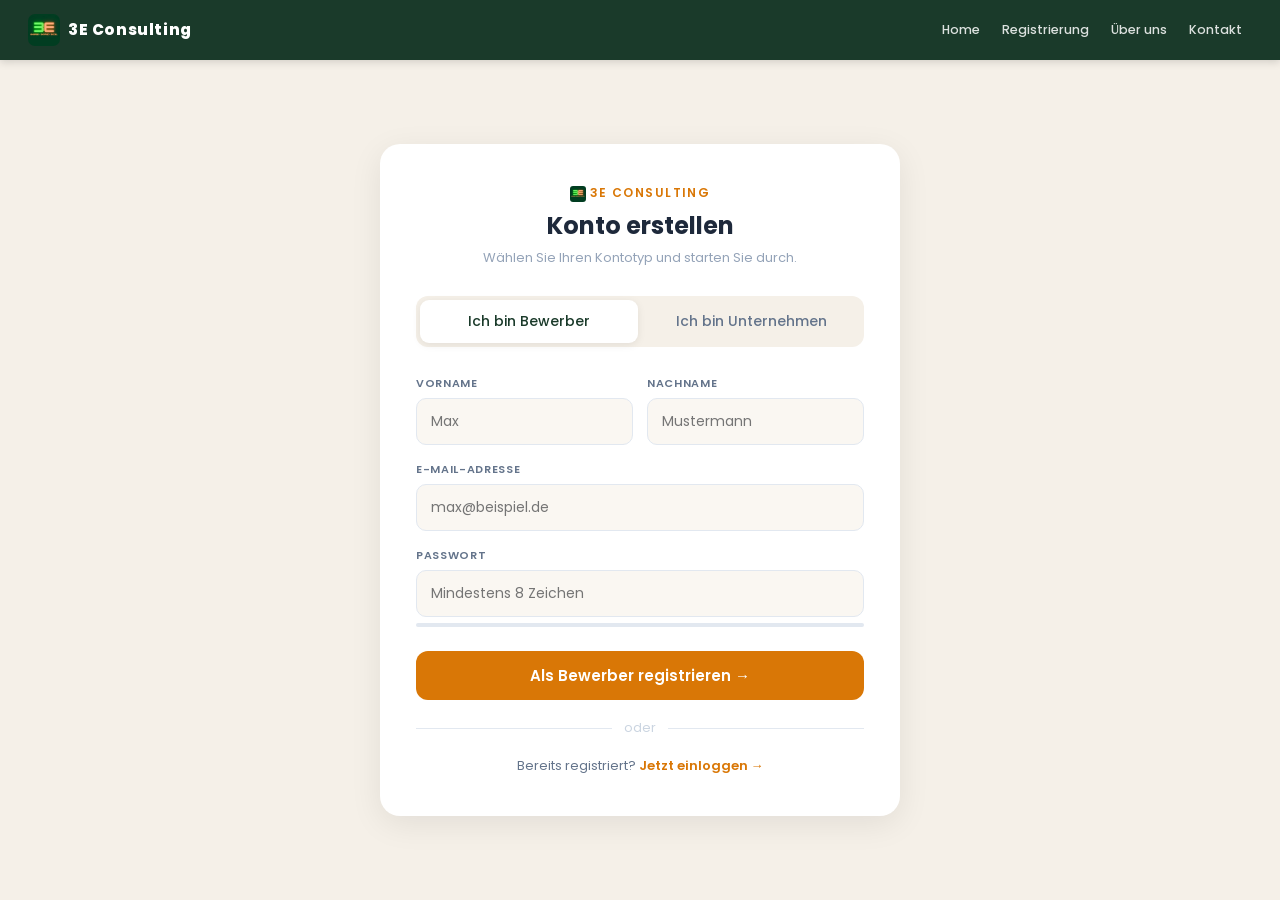
<file: bewerben.html>
<!DOCTYPE html>
<html lang="de">
<head>
    <meta charset="UTF-8">
    <meta name="viewport" content="width=device-width, initial-scale=1.0">
    <title>3E Consulting — Engage · Expand · Excel</title>
    <link rel="preconnect" href="https://fonts.googleapis.com">
    <link href="https://fonts.googleapis.com/css2?family=Poppins:wght@400;500;600&display=swap" rel="stylesheet">
    <style>
        *, *::before, *::after { box-sizing: border-box; margin: 0; padding: 0; }

        body {
            font-family: 'Poppins', Arial, sans-serif;
            background: #f5f0e8;
            min-height: 100vh;
            display: flex;
            flex-direction: column;
        }

        /* HEADER */
                header {
            background: #1a3a2a;
            padding: 0 28px;
            height: 60px;
            display: flex;
            justify-content: space-between;
            align-items: center;
            box-shadow: 0 2px 8px rgba(0,0,0,0.15);
            flex-wrap: nowrap;
            gap: 12px;
        }
        header h1 { margin:0; padding:0; display:flex; align-items:center; }
        .nav-links { display:flex; align-items:center; flex-wrap:nowrap; gap:2px; }
        .nav-links a {
            color: rgba(255,255,255,.85); text-decoration: none;
            font-size: .78rem; font-weight:500; padding: 5px 10px;
            border-radius: 7px; transition: color .2s; white-space:nowrap;
        }
        .nav-links a:hover { color: #fff; background:rgba(255,255,255,.1); }
        .nav-links a { color:rgba(255,255,255,.85); text-decoration:none; font-size:.78rem; font-weight:500; padding:5px 10px; border-radius:7px; transition:color .2s; white-space:nowrap; }
        .nav-links a:hover { color: #fff; }

        /* PAGE */
        .page {
            flex: 1;
            display: flex;
            align-items: center;
            justify-content: center;
            padding: 40px 20px;
        }

        .card {
            background: #fff;
            border-radius: 20px;
            padding: 40px 36px;
            width: 100%;
            max-width: 520px;
            box-shadow: 0 8px 32px rgba(0,0,0,0.08);
        }

        /* HEADER INSIDE CARD */
        .card-header {
            text-align: center;
            margin-bottom: 28px;
        }
        .card-header .brand {
            font-size: 12px; font-weight: 600; color: #d97706;
            text-transform: uppercase; letter-spacing: .12em; margin-bottom: 6px;
        }
        .card-header h2 { font-size: 24px; font-weight: 700; color: #1e293b; margin-bottom: 5px; }
        .card-header p  { font-size: 13px; color: #94a3b8; }

        /* TABS */
        .tabs {
            display: grid;
            grid-template-columns: 1fr 1fr;
            background: #f5f0e8;
            border-radius: 12px;
            padding: 4px;
            margin-bottom: 28px;
            gap: 4px;
        }
        .tab {
            padding: 11px;
            text-align: center;
            border-radius: 9px;
            font-size: 14px;
            font-weight: 500;
            color: #64748b;
            cursor: pointer;
            transition: all .2s;
            border: none;
            background: transparent;
            font-family: inherit;
        }
        .tab.active {
            background: #fff;
            color: #1a3a2a;
            box-shadow: 0 2px 8px rgba(0,0,0,0.08);
        }

        /* FORMS */
        .form-section { display: none; }
        .form-section.active { display: block; }

        .two-col { display: grid; grid-template-columns: 1fr 1fr; gap: 14px; }

        .field { margin-bottom: 16px; }
        .field label {
            display: block;
            font-size: 11px; font-weight: 600;
            color: #64748b;
            text-transform: uppercase;
            letter-spacing: .06em;
            margin-bottom: 6px;
        }
        .field input,
        .field select {
            width: 100%;
            padding: 12px 14px;
            border: 1.5px solid #e2e8f0;
            border-radius: 10px;
            font-size: 14px;
            color: #1e293b;
            background: #faf7f2;
            font-family: inherit;
            transition: border-color .2s, background .2s;
        }
        .field input:focus,
        .field select:focus {
            outline: none;
            border-color: #d97706;
            background: #fff;
            box-shadow: 0 0 0 4px rgba(217,119,6,0.08);
        }

        /* FILE ZONE */
        .file-zone {
            border: 2px dashed #e2e8f0;
            border-radius: 10px;
            padding: 16px;
            text-align: center;
            cursor: pointer;
            background: #faf7f2;
            font-size: 13px;
            color: #94a3b8;
            transition: all .2s;
            position: relative;
        }
        .file-zone:hover { border-color: #d97706; background: #f0fdf4; color: #d97706; }
        .file-zone.done  { border-color: #22c55e; background: #f0fdf4; color: #16a34a; border-style: solid; }
        .file-zone input { display: none; }

        /* SUBMIT */
        .submit-btn {
            width: 100%;
            padding: 13px;
            background: #d97706;
            color: #fff;
            border: none;
            border-radius: 12px;
            font-size: 15px;
            font-weight: 600;
            cursor: pointer;
            margin-top: 8px;
            font-family: inherit;
            transition: background .2s, transform .1s;
        }
        .submit-btn:hover  { background: #b45309; }
        .submit-btn:active { transform: scale(.99); }

        /* DIVIDER */
        .divider {
            display: flex; align-items: center; gap: 12px;
            margin: 18px 0; color: #cbd5e1; font-size: 13px;
        }
        .divider::before, .divider::after {
            content: ''; flex: 1; height: 1px; background: #e2e8f0;
        }

        /* LOGIN LINK */
        .login-link {
            text-align: center;
            font-size: 13px;
            color: #64748b;
            margin-top: 14px;
        }
        .login-link a {
            color: #d97706; font-weight: 600; text-decoration: none;
        }
        .login-link a:hover { text-decoration: underline; }

        /* PASSWORD STRENGTH */
        .strength-bar {
            height: 4px;
            border-radius: 4px;
            background: #e2e8f0;
            margin-top: 6px;
            overflow: hidden;
        }
        .strength-fill {
            height: 100%;
            border-radius: 4px;
            width: 0%;
            transition: width .3s, background .3s;
        }
        .strength-text {
            font-size: 11px;
            color: #94a3b8;
            margin-top: 4px;
        }

        @media (max-width: 560px) {
            header { padding: 12px 16px; flex-direction: column; gap: 8px; }
            .card  { padding: 28px 18px; }
            .two-col { grid-template-columns: 1fr; }
            .nav-links a { margin-left: 12px; font-size: 13px; }
        }
    </style>
</head>
<body>

<header>
    <h1 style="margin:0;padding:0;"><a href="index.html" style="display:inline-flex;align-items:center;gap:8px;text-decoration:none;flex-shrink:0;">
  <img src="logo_3e.jpg" alt="3E" style="height:32px;width:32px;border-radius:7px;object-fit:cover;flex-shrink:0;display:block;">
  <span style="font-family:'Poppins','Syne',sans-serif;font-size:.95rem;font-weight:800;color:#fff;letter-spacing:.04em;white-space:nowrap;line-height:1;">3E Consulting</span>
</a></h1>
    <nav class="nav-links">
        <a href="index.html">Home</a>
        <a href="registraion.html">Registrierung</a>
        <a href="index.html#about">Über uns</a>
        <a href="index.html#kontakt">Kontakt</a>
    </nav>
</header>

<div class="page">
<div class="card">

    <div class="card-header">
        <div class="brand"><img src="logo_3e.jpg" style="height:16px;width:16px;border-radius:3px;object-fit:cover;vertical-align:middle;margin-right:4px;display:inline-block;">3E Consulting</div>
        <h2>Konto erstellen</h2>
        <p>Wählen Sie Ihren Kontotyp und starten Sie durch.</p>
    </div>

    <div class="tabs">
        <button class="tab active" id="tab-bew" onclick="gotoType('bewerber')"> Ich bin Bewerber</button>
        <button class="tab" id="tab-firm" onclick="gotoType('firma')">Ich bin Unternehmen</button>
    </div>

    <!-- ══ BEWERBER FORM ══ -->
    <div class="form-section active" id="form-bewerber">
        <form action="register.php" method="POST">
            <div class="two-col">
                <div class="field">
                    <label>Vorname</label>
                    <input type="text" name="vorname" placeholder="Max" required>
                </div>
                <div class="field">
                    <label>Nachname</label>
                    <input type="text" name="nachname" placeholder="Mustermann" required>
                </div>
            </div>

            <div class="field">
                <label>E-Mail-Adresse</label>
                <input type="email" name="email" placeholder="max@beispiel.de" required>
            </div>

            <div class="field">
                <label>Passwort</label>
                <input type="password" name="password" id="pw-bewerber"
                       placeholder="Mindestens 8 Zeichen" required
                       oninput="checkStrength(this, 'sb', 'st')">
                <div class="strength-bar"><div class="strength-fill" id="sb"></div></div>
                <div class="strength-text" id="st"></div>
            </div>

            <button type="submit" class="submit-btn">Als Bewerber registrieren →</button>
        </form>

        <div class="divider">oder</div>
        <div class="login-link">
            Bereits registriert?
            <a href="login_bewerber.php">Jetzt einloggen →</a>
        </div>
    </div>

    <!-- ══ UNTERNEHMEN FORM ══ -->
    <div class="form-section" id="form-firma">
        <form action="register_company.php" method="POST" enctype="multipart/form-data">
            <div class="two-col">
                <div class="field">
                    <label>Firmenname</label>
                    <input type="text" name="firmenname" placeholder="Muster GmbH" required>
                </div>
                <div class="field">
                    <label>Ansprechpartner</label>
                    <input type="text" name="ansprechpartner" placeholder="Max Müller" required>
                </div>
            </div>

            <div class="field">
                <label>E-Mail-Adresse</label>
                <input type="email" name="email" placeholder="hr@firma.de" required>
            </div>

            <div class="field">
                <label>Passwort</label>
                <input type="password" name="password" id="pw-firma"
                       placeholder="Mindestens 8 Zeichen" required
                       oninput="checkStrength(this, 'sf', 'tf')">
                <div class="strength-bar"><div class="strength-fill" id="sf"></div></div>
                <div class="strength-text" id="tf"></div>
            </div>

            <div class="field">
                <label>Branche</label>
                <select name="firmen_bereich">
                    <option value="IT">IT & Informatik</option>
                    <option value="Medizin">Medizin & Pflege</option>
                    <option value="Bank">Banken & Finanzen</option>
                    <option value="Handwerk">Handwerk</option>
                </select>
            </div>

            <div class="field">
                <label>Handelsregister (PDF)</label>
                <label class="file-zone" id="hr-zone">
                    📎 Datei hier ablegen oder klicken
                    <input type="file" name="hr_file" accept=".pdf" required
                           onchange="markFile(this, 'hr-zone')">
                </label>
            </div>

            <button type="submit" class="submit-btn">Als Unternehmen registrieren →</button>
        </form>

        <div class="divider">oder</div>
        <div class="login-link">
            Bereits registriert?
            <a href="login_company.php">Jetzt einloggen →</a>
        </div>
    </div>

</div>
</div>

<script>
    function gotoType(type) {
        // أخفِ كل الفورمات
        document.querySelectorAll('.form-section').forEach(f => f.classList.remove('active'));
        document.querySelectorAll('.tab').forEach(t => t.classList.remove('active'));
        // أظهر الفورم المطلوب
        document.getElementById('form-' + type).classList.add('active');
        document.getElementById('tab-' + (type === 'bewerber' ? 'bew' : 'firm')).classList.add('active');
    }

    // تفعيل التاب الصحيح من URL
    function initTabs() {
        const params = new URLSearchParams(window.location.search);
        const type   = params.get('type') || 'bewerber';
        gotoType(type === 'firma' ? 'firma' : 'bewerber');
    }
    initTabs();

    function switchTab(id, btn) { gotoType(id); }

    function checkStrength(input, barId, textId) {
        const val = input.value;
        const bar  = document.getElementById(barId);
        const text = document.getElementById(textId);
        let score = 0;
        if (val.length >= 8)              score++;
        if (/[A-Z]/.test(val))            score++;
        if (/[0-9]/.test(val))            score++;
        if (/[^A-Za-z0-9]/.test(val))     score++;

        const levels = [
            { w: '0%',   bg: '#e2e8f0', label: '' },
            { w: '25%',  bg: '#ef4444', label: 'Schwach' },
            { w: '50%',  bg: '#f97316', label: 'Mittel' },
            { w: '75%',  bg: '#eab308', label: 'Gut' },
            { w: '100%', bg: '#22c55e', label: 'Stark ✓' },
        ];
        const lvl = val.length === 0 ? levels[0] : levels[score];
        bar.style.width      = lvl.w;
        bar.style.background = lvl.bg;
        text.textContent     = lvl.label;
        text.style.color     = lvl.bg;
    }

    function markFile(input, zoneId) {
        if (!input.files[0]) return;
        const zone = document.getElementById(zoneId);
        zone.classList.add('done');
        zone.childNodes[0].textContent = '✅ ' + input.files[0].name;
    }
</script>

</body>
</html>
</file>
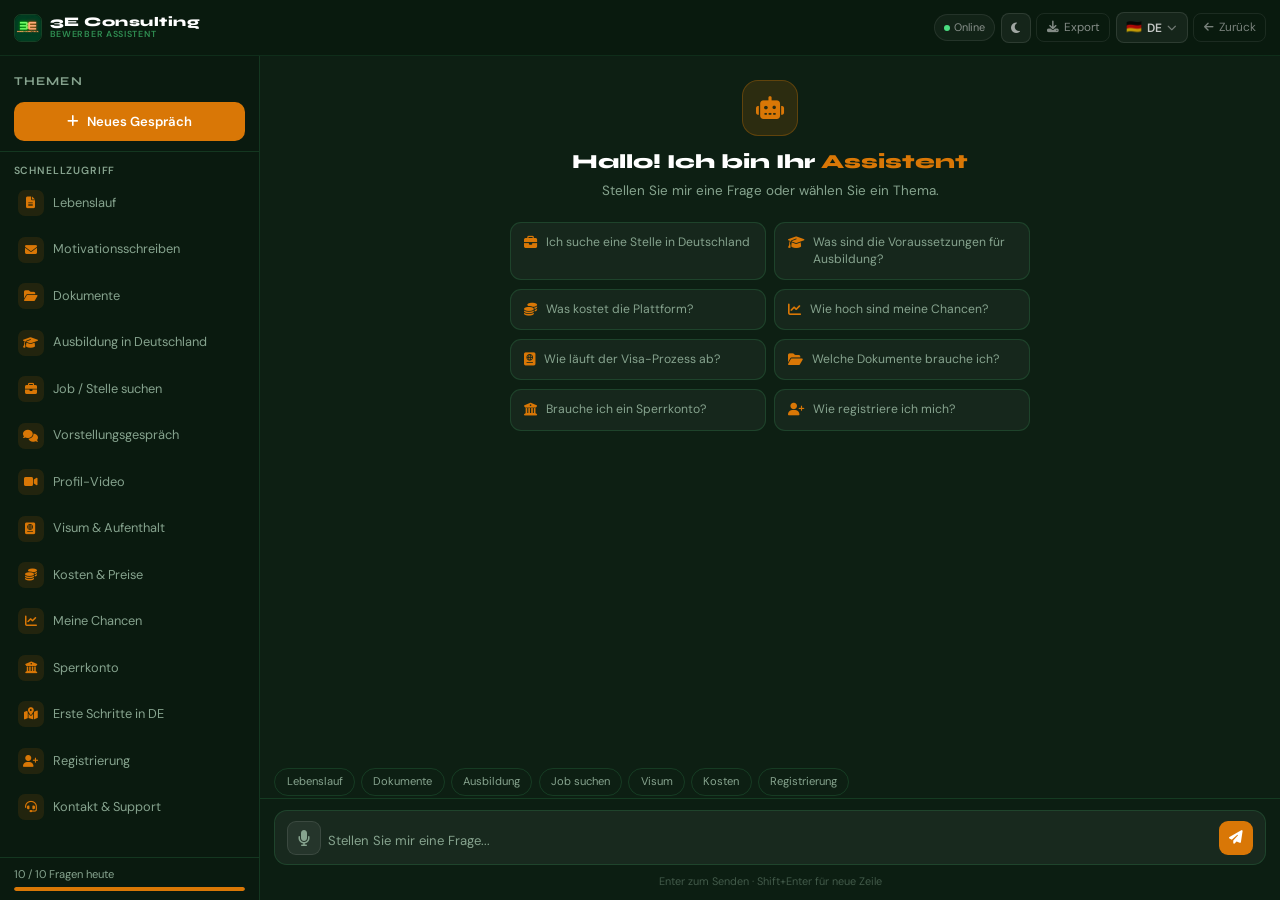
<file: Chatbot.html>
<!DOCTYPE html>
<html lang="de">
<head>
<meta charset="UTF-8">
<meta name="viewport" content="width=device-width, initial-scale=1.0, interactive-widget=resizes-content">
<title>3E Consulting — Bewerber Assistent</title>
<link href="https://fonts.googleapis.com/css2?family=Syne:wght@400;600;700;800&family=DM+Sans:wght@300;400;500&display=swap" rel="stylesheet">
<link href="https://cdnjs.cloudflare.com/ajax/libs/font-awesome/6.4.0/css/all.min.css" rel="stylesheet">
<link href="https://cdn.jsdelivr.net/npm/bootstrap@5.3.3/dist/css/bootstrap.min.css" rel="stylesheet">
<style>
*,*::before,*::after{box-sizing:border-box;margin:0;padding:0}
:root{
  --navy:#0f2017;--navy2:#0a1a0f;--accent:#d97706;--accent-h:#b45309;
  --bright:#4ade80;--white:#fff;--muted:#86a38e;
  --border:rgba(74,222,128,.15);--glass:rgba(255,255,255,.04);
  --chat-bg:#0d1f13;--user-bubble:#d97706;--bot-bubble:rgba(255,255,255,.06);
  --input-bg:rgba(255,255,255,.05);
  --font-d:'Syne',sans-serif;--font-b:'DM Sans',sans-serif;
  --topbar-h:56px;--inputbar-h:72px;
}

/* ── THEME LIGHT ── */
body.light-mode{
  --navy:#f0f7f1;
  --navy2:#e4f0e6;
  --chat-bg:#f7faf7;
  --white:#0f1f13;
  --muted:#3d6147;
  --border:rgba(22,101,52,.18);
  --glass:rgba(34,197,94,.06);
  --bot-bubble:rgba(34,197,94,.07);
  --input-bg:rgba(22,101,52,.06);
  --user-bubble:#d97706;
  background:#f0f7f1;
  color:#0f1f13;
}

/* Top bar — light */
body.light-mode .top-bar{
  background:rgba(228,240,230,.98);
  border-bottom:1px solid rgba(22,101,52,.14);
}
body.light-mode .top-brand-name{color:#0f1f13;}
body.light-mode .top-brand-tag{color:rgba(22,101,52,.6);}

/* Sidebar — light */
body.light-mode .sidebar{
  background:#dceede;
  border-right:1px solid rgba(22,101,52,.14);
}
body.light-mode .sidebar-title{color:#3d6147;}
body.light-mode .new-chat-btn{background:var(--accent);color:#fff;}
body.light-mode .topic-item:hover,
body.light-mode .topic-item.active{background:rgba(34,197,94,.12);}
body.light-mode .topic-label{color:#2d5238;}
body.light-mode .topic-item:hover .topic-label,
body.light-mode .topic-item.active .topic-label{color:#0f1f13;}
body.light-mode .msgs-left-bar{background:rgba(22,101,52,.12);}

/* Mobile header — light */
body.light-mode .mob-header{
  background:rgba(228,240,230,.97);
  border-bottom:1px solid rgba(22,101,52,.14);
}
body.light-mode .mob-title{color:#0f1f13;}
body.light-mode .mob-sidebar-btn{
  border-color:rgba(22,101,52,.2);
  color:#3d6147;
  background:rgba(34,197,94,.06);
}

/* Welcome screen — light */
body.light-mode .welcome-screen{background:#f7faf7;}
body.light-mode .welcome-title{color:#0f1f13;}
body.light-mode .welcome-sub{color:#3d6147;}

/* SUGGEST BUTTONS — light (the main fix!) */
body.light-mode .suggest-btn{
  background:#ffffff;
  border:1.5px solid rgba(22,101,52,.2);
  box-shadow:0 1px 4px rgba(22,101,52,.08);
}
body.light-mode .suggest-btn:hover{
  background:#f0fdf4;
  border-color:rgba(22,101,52,.45);
  box-shadow:0 3px 10px rgba(22,101,52,.12);
  transform:translateY(-1px);
}
body.light-mode .suggest-btn span{
  color:#2d5238;
}
body.light-mode .suggest-btn:hover span{color:#0f1f13;}
body.light-mode .suggest-btn i{color:var(--accent);}

/* Chat messages — light */
body.light-mode .messages{background:#f7faf7;}
body.light-mode .bubble.user{
  background:var(--accent);
  color:#fff;
}
body.light-mode .bubble.bot{
  background:#ffffff;
  border:1.5px solid rgba(22,101,52,.15);
  color:#0f1f13;
  box-shadow:0 1px 4px rgba(22,101,52,.06);
}
body.light-mode .bubble.bot strong{color:#059669;}
body.light-mode .bubble.bot a{color:var(--accent);}

/* Avatar — light */
body.light-mode .avatar.bot{
  background:rgba(217,119,6,.12);
  border-color:rgba(217,119,6,.25);
  color:var(--accent);
}
body.light-mode .avatar.user{
  background:rgba(22,101,52,.1);
  border-color:rgba(22,101,52,.2);
  color:#16a34a;
}

/* Rating widget — light */
body.light-mode .rating-widget{
  background:rgba(22,101,52,.05);
  border-color:rgba(22,101,52,.12);
}
body.light-mode .rating-q{color:#3d6147;}
body.light-mode .rating-btn{
  border-color:rgba(22,101,52,.18);
  background:#fff;
}

/* Follow-up chips — light */
body.light-mode .follow-up-btn{
  background:#fff;
  border-color:rgba(22,101,52,.2);
  color:#2d5238;
}
body.light-mode .follow-up-btn:hover{
  background:#f0fdf4;
  border-color:rgba(22,101,52,.4);
  color:#0f1f13;
}

/* WA card — light */
body.light-mode .wa-card{
  background:#fff;
  border-color:rgba(22,101,52,.15);
}
body.light-mode .wa-card-name{color:#0f1f13;}
body.light-mode .wa-card-sub{color:#3d6147;}

/* Quick chips — light */
body.light-mode .chip{
  background:#fff;
  border-color:rgba(22,101,52,.18);
  color:#2d5238;
  box-shadow:0 1px 3px rgba(22,101,52,.06);
}
body.light-mode .chip:hover{
  border-color:rgba(217,119,6,.4);
  color:var(--accent);
  background:#fffbeb;
}

/* Input area — light */
body.light-mode .input-bar{
  background:rgba(228,240,230,.99);
  border-top:1px solid rgba(22,101,52,.14);
}
body.light-mode .input-wrap{
  background:#fff;
  border-color:rgba(22,101,52,.2);
  box-shadow:0 1px 4px rgba(22,101,52,.06);
}
body.light-mode .input-wrap:focus-within{
  border-color:rgba(217,119,6,.5);
  box-shadow:0 0 0 3px rgba(217,119,6,.08);
}
body.light-mode #userInput{color:#0f1f13;}
body.light-mode #userInput::placeholder{color:#3d6147;}
body.light-mode .input-hint{color:rgba(61,97,71,.5);}
body.light-mode .mic-btn{
  background:rgba(22,101,52,.06);
  border-color:rgba(22,101,52,.15);
  color:#3d6147;
}
body.light-mode .mic-btn:hover{
  background:rgba(217,119,6,.1);
  border-color:rgba(217,119,6,.3);
  color:var(--accent);
}

/* Language dropdown — light */
body.light-mode .lang-trigger{
  border-color:rgba(22,101,52,.2);
  background:rgba(22,101,52,.06);
  color:#2d5238;
}
body.light-mode .lang-trigger:hover{
  border-color:rgba(217,119,6,.4);
  background:rgba(217,119,6,.08);
  color:var(--accent);
}
body.light-mode .lang-menu{
  background:#f0f7f1;
  border-color:rgba(22,101,52,.2);
  box-shadow:0 8px 24px rgba(22,101,52,.12);
}
body.light-mode .lang-option{color:#2d5238;}
body.light-mode .lang-option:hover{background:rgba(217,119,6,.08);color:#0f1f13;}
body.light-mode .lang-option.active{color:var(--accent);}

/* Theme & nav buttons — light */
body.light-mode .theme-btn{
  border-color:rgba(22,101,52,.2);
  background:rgba(22,101,52,.06);
  color:#2d5238;
}
body.light-mode .theme-btn:hover{
  border-color:rgba(217,119,6,.35);
  background:rgba(217,119,6,.08);
  color:var(--accent);
}
body.light-mode .top-back{
  border-color:rgba(22,101,52,.18);
  color:#3d6147;
}
body.light-mode .top-back:hover{
  border-color:rgba(22,101,52,.35);
  color:#0f1f13;
  background:rgba(22,101,52,.06);
}
body.light-mode .export-btn{
  border-color:rgba(22,101,52,.18);
  color:#3d6147;
}
body.light-mode .export-btn:hover{
  border-color:rgba(22,101,52,.3);
  color:#0f1f13;
}
body.light-mode .status-dot{
  border-color:rgba(22,101,52,.18);
  background:rgba(22,101,52,.05);
  color:#3d6147;
}

/* Scrollbar — light */
body.light-mode .topic-list::-webkit-scrollbar-thumb{background:rgba(22,101,52,.2);}
body.light-mode .messages::-webkit-scrollbar-thumb{background:rgba(22,101,52,.15);}

/* Typing dots — light */
body.light-mode .typing-dots span{background:#3d6147;}

/* Link buttons — light */
body.light-mode .link-btn{
  background:rgba(217,119,6,.1);
  border-color:rgba(217,119,6,.3);
  color:var(--accent);
}
body.light-mode .link-btn:hover{background:rgba(217,119,6,.2);}

/* Price badge — light */
body.light-mode .price-badge{
  background:rgba(22,101,52,.08);
  border-color:rgba(22,101,52,.25);
  color:#15803d;
}

/* Sector buttons — light */
body.light-mode .sector-btn{
  background:rgba(22,101,52,.08);
  border-color:rgba(22,101,52,.22);
  color:#15803d;
}
body.light-mode .sector-btn:hover{background:rgba(22,101,52,.16);}

/* Scroll button — light */
body.light-mode .scroll-btn{
  background:rgba(217,119,6,.88);
}

html,body{height:100%;overflow:hidden;}
body{font-family:var(--font-b);background:var(--navy);color:var(--white);transition:background .3s,color .3s;}

/* ── TOP BAR ── */
.top-bar{
  position:fixed;top:0;left:0;right:0;z-index:300;
  height:var(--topbar-h);
  display:flex;align-items:center;justify-content:space-between;
  padding:0 .85rem 0 .85rem;
  background:rgba(10,26,15,.97);
  backdrop-filter:blur(24px);-webkit-backdrop-filter:blur(24px);
  border-bottom:1px solid rgba(74,222,128,.1);
  gap:.5rem;
}
.top-brand{display:flex;align-items:center;gap:.5rem;text-decoration:none;flex-shrink:0;min-width:0;}
.top-brand img{height:28px;width:28px;border-radius:7px;object-fit:cover;border:1px solid rgba(74,222,128,.2);flex-shrink:0;}
.top-brand-text{display:flex;flex-direction:column;line-height:1.1;min-width:0;}
.top-brand-name{font-family:var(--font-d);font-size:.82rem;font-weight:800;color:#fff;letter-spacing:.04em;white-space:nowrap;}
.top-brand-tag{font-size:.55rem;font-weight:600;letter-spacing:.08em;color:rgba(74,222,128,.6);text-transform:uppercase;}
.top-actions{display:flex;align-items:center;gap:.35rem;flex-shrink:0;}

/* ── STATUS INDICATOR ── */
.status-dot{display:inline-flex;align-items:center;gap:.3rem;font-size:.68rem;color:rgba(255,255,255,.5);padding:.25rem .55rem;border-radius:999px;border:1px solid rgba(255,255,255,.08);background:rgba(255,255,255,.04);white-space:nowrap;}
.status-dot .dot{width:6px;height:6px;border-radius:50%;background:#4ade80;flex-shrink:0;}
.status-dot .dot.slow{background:#f59e0b;animation:blink 1.2s ease-in-out infinite;}
.status-dot .dot.offline{background:#ef4444;}
@keyframes blink{0%,100%{opacity:1}50%{opacity:.3}}
.status-dot .slabel{display:none;}
@media(min-width:600px){.status-dot .slabel{display:inline;}}

/* ── THEME TOGGLE ── */
.theme-btn{width:30px;height:30px;border-radius:8px;border:1px solid rgba(255,255,255,.1);background:rgba(255,255,255,.05);color:rgba(255,255,255,.6);cursor:pointer;display:flex;align-items:center;justify-content:center;font-size:.75rem;transition:all .2s;flex-shrink:0;}
.theme-btn:hover{border-color:rgba(217,119,6,.4);background:rgba(217,119,6,.08);color:#fff;}

/* ── LANGUAGE DROPDOWN ── */
.lang-dropdown{position:relative;}
.lang-trigger{display:inline-flex;align-items:center;gap:.3rem;padding:.32rem .6rem .32rem .55rem;border-radius:8px;border:1px solid rgba(255,255,255,.1);background:rgba(255,255,255,.05);color:rgba(255,255,255,.75);font-size:.75rem;font-weight:600;font-family:var(--font-b);cursor:pointer;transition:all .18s;white-space:nowrap;outline:none;}
.lang-trigger:hover{border-color:rgba(217,119,6,.4);background:rgba(217,119,6,.08);color:#fff;}
.lang-trigger .flag{font-size:.8rem;line-height:1;}
.lang-trigger .chevron{font-size:.6rem;color:rgba(255,255,255,.4);transition:transform .2s;margin-left:.05rem;}
.lang-dropdown.open .lang-trigger{border-color:rgba(217,119,6,.5);background:rgba(217,119,6,.1);color:var(--accent);}
.lang-dropdown.open .chevron{transform:rotate(180deg);}
.lang-menu{display:none;position:absolute;top:calc(100% + 6px);right:0;min-width:140px;background:#0f2017;border:1px solid rgba(74,222,128,.15);border-radius:10px;overflow:hidden;box-shadow:0 8px 32px rgba(0,0,0,.5);z-index:400;}
.lang-dropdown.open .lang-menu{display:block;}
.lang-option{display:flex;align-items:center;gap:.6rem;padding:.55rem .85rem;font-size:.78rem;font-weight:500;color:rgba(255,255,255,.65);cursor:pointer;transition:background .15s,color .15s;font-family:var(--font-b);border:none;background:transparent;width:100%;text-align:left;}
.lang-option:hover{background:rgba(217,119,6,.1);color:#fff;}
.lang-option.active{color:var(--accent);background:rgba(217,119,6,.08);}
.lang-option .flag{font-size:.9rem;}
.lang-option .lang-name{flex:1;}
.lang-option .check{font-size:.68rem;color:var(--accent);opacity:0;transition:opacity .15s;}
.lang-option.active .check{opacity:1;}

/* back + export */
.top-back{display:inline-flex;align-items:center;gap:.3rem;font-size:.74rem;color:rgba(255,255,255,.45);text-decoration:none;padding:.32rem .6rem;border-radius:8px;border:1px solid rgba(255,255,255,.08);background:transparent;transition:all .18s;white-space:nowrap;}
.top-back:hover{color:rgba(255,255,255,.85);border-color:rgba(74,222,128,.25);background:rgba(74,222,128,.05);}
.top-back i{font-size:.68rem;}
.export-btn{display:inline-flex;align-items:center;gap:.3rem;font-size:.73rem;color:rgba(255,255,255,.5);padding:.32rem .6rem;border-radius:8px;border:1px solid rgba(255,255,255,.08);background:transparent;cursor:pointer;font-family:var(--font-b);transition:all .18s;white-space:nowrap;}
.export-btn:hover{color:#fff;border-color:rgba(74,222,128,.3);background:rgba(74,222,128,.06);}

/* Hide labels on very small screens */
@media(max-width:420px){.top-back-label,.export-label,.top-brand-tag{display:none;}}
@media(max-width:360px){.top-brand-name{font-size:.75rem;}}

/* ── APP LAYOUT ── */
.app{
  display:grid;
  grid-template-columns:260px 1fr;
  height:100dvh;
  padding-top:var(--topbar-h);
  overflow:hidden;
}

/* ── SIDEBAR ── */
.sidebar{background:var(--navy2);border-right:1px solid var(--border);display:flex;flex-direction:column;overflow:hidden;}
.sidebar-header{padding:1rem .85rem .65rem;border-bottom:1px solid var(--border);}
.sidebar-title{font-family:var(--font-d);font-size:.75rem;font-weight:700;color:var(--muted);letter-spacing:.1em;text-transform:uppercase;margin-bottom:.75rem;}
.new-chat-btn{width:100%;display:flex;align-items:center;justify-content:center;gap:.5rem;padding:.6rem;border-radius:10px;background:var(--accent);color:var(--white);border:none;cursor:pointer;font-size:.82rem;font-weight:600;font-family:var(--font-b);transition:background .2s,transform .15s;}
.new-chat-btn:hover{background:var(--accent-h);transform:translateY(-1px);}
.sidebar-section{padding:.65rem .85rem .2rem;font-size:.65rem;font-weight:600;letter-spacing:.08em;text-transform:uppercase;color:var(--muted);}
.topic-list{padding:0 .4rem;flex:1;overflow-y:auto;}
.topic-list::-webkit-scrollbar{width:3px;}
.topic-list::-webkit-scrollbar-thumb{background:rgba(74,222,128,.15);border-radius:2px;}
.topic-item{display:flex;align-items:center;gap:.6rem;padding:.55rem .7rem;border-radius:9px;cursor:pointer;transition:background .15s;margin-bottom:.18rem;}
.topic-item:hover,.topic-item.active{background:var(--glass);}
.topic-item.active{border-left:2px solid var(--accent);}
.topic-icon{width:26px;height:26px;border-radius:7px;flex-shrink:0;display:flex;align-items:center;justify-content:center;background:rgba(217,119,6,.12);}
.topic-icon i{color:var(--accent);font-size:.75rem;}
.topic-label{font-size:.8rem;color:var(--muted);line-height:1.3;}
.topic-item.active .topic-label,.topic-item:hover .topic-label{color:var(--white);}
.msgs-left-wrap{padding:.55rem .85rem;border-top:1px solid var(--border);font-size:.7rem;color:var(--muted);}
.msgs-left-bar{height:4px;background:rgba(255,255,255,.08);border-radius:2px;margin-top:4px;overflow:hidden;}
.msgs-left-fill{height:100%;background:var(--accent);border-radius:2px;transition:width .4s ease;}

/* ── CHAT AREA ── */
.chat-area{
  display:flex;flex-direction:column;
  background:var(--chat-bg);
  overflow:hidden;position:relative;
  height:100%;
}

/* ── MOBILE HEADER (inside chat-area) ── */
.mob-header{
  display:none;
  align-items:center;justify-content:space-between;
  padding:.55rem .9rem;
  border-bottom:1px solid var(--border);
  background:rgba(13,31,19,.96);
  flex-shrink:0;
  min-height:44px;
}
.mob-title{font-family:var(--font-d);font-size:.82rem;font-weight:700;color:var(--white);}
.mob-sidebar-btn{width:32px;height:32px;border-radius:8px;border:1px solid var(--border);background:transparent;color:var(--muted);cursor:pointer;display:flex;align-items:center;justify-content:center;font-size:.85rem;}

/* ── WELCOME SCREEN ── */
.welcome-screen{
  flex:1;
  display:flex;flex-direction:column;align-items:center;justify-content:flex-start;
  padding:1.5rem 1rem 1rem;
  text-align:center;
  overflow-y:auto;
  -webkit-overflow-scrolling:touch;
}
.welcome-icon{width:56px;height:56px;border-radius:16px;background:rgba(217,119,6,.15);border:1px solid rgba(217,119,6,.3);display:flex;align-items:center;justify-content:center;margin:0 auto .9rem;}
.welcome-icon i{color:var(--accent);font-size:1.4rem;}
.welcome-title{font-family:var(--font-d);font-size:1.25rem;font-weight:800;margin-bottom:.4rem;line-height:1.2;}
.welcome-title em{font-style:normal;color:var(--accent);}
.welcome-sub{font-size:.84rem;color:var(--muted);line-height:1.55;max-width:340px;margin:0 auto 1.25rem;}

/* ── SUGGEST GRID — FIXED MOBILE ── */
.suggest-grid{
  display:grid;
  grid-template-columns:repeat(2,1fr);
  gap:.55rem;
  width:100%;
  max-width:520px;
  margin:0 auto;
}
.suggest-btn{
  display:flex;align-items:flex-start;gap:.55rem;
  padding:.7rem .8rem;
  border-radius:11px;
  border:1px solid var(--border);
  background:var(--glass);
  cursor:pointer;text-align:left;
  transition:border-color .2s,background .2s,transform .15s;
  font-family:var(--font-b);
  /* key fix: no transform on mobile to avoid layout jumps */
}
.suggest-btn:hover{border-color:rgba(217,119,6,.4);background:rgba(217,119,6,.07);transform:translateY(-1px);}
.suggest-btn:active{transform:scale(.97);}
.suggest-btn i{color:var(--accent);font-size:.82rem;margin-top:.12rem;flex-shrink:0;}
.suggest-btn span{font-size:.76rem;color:var(--muted);line-height:1.4;}
.suggest-btn:hover span{color:var(--white);}

/* ── MESSAGES ── */
.messages{flex:1;overflow-y:auto;padding:1.25rem 1rem;display:flex;flex-direction:column;gap:1rem;scroll-behavior:smooth;-webkit-overflow-scrolling:touch;}
.messages::-webkit-scrollbar{width:3px;}
.messages::-webkit-scrollbar-thumb{background:rgba(74,222,128,.15);border-radius:2px;}
.msg-row{display:flex;align-items:flex-start;gap:.65rem;animation:msgIn .22s ease;}
@keyframes msgIn{from{opacity:0;transform:translateY(6px)}to{opacity:1;transform:translateY(0)}}
.msg-row.user{flex-direction:row-reverse;}
.avatar{width:30px;height:30px;border-radius:50%;flex-shrink:0;display:flex;align-items:center;justify-content:center;font-size:.7rem;font-weight:700;}
.avatar.bot{background:rgba(217,119,6,.2);border:1px solid rgba(217,119,6,.3);color:var(--accent);}
.avatar.user{background:rgba(74,222,128,.15);border:1px solid rgba(74,222,128,.25);color:var(--bright);}
.bubble{max-width:78%;padding:.75rem .95rem;border-radius:13px;font-size:.855rem;line-height:1.6;}
.bubble.bot{background:var(--bot-bubble);border:1px solid var(--border);border-top-left-radius:4px;color:var(--white);}
.bubble.user{background:var(--user-bubble);color:var(--white);border-top-right-radius:4px;}
.bubble p{margin-bottom:.5rem;}
.bubble p:last-child{margin-bottom:0;}
.bubble strong{color:var(--bright);font-weight:600;}
.bubble a{color:var(--accent);text-decoration:underline;}
.link-btns{display:flex;flex-wrap:wrap;gap:.45rem;margin-top:.65rem;}
.link-btn{display:inline-flex;align-items:center;gap:.35rem;padding:.4rem .8rem;border-radius:8px;background:rgba(217,119,6,.15);border:1px solid rgba(217,119,6,.35);color:var(--accent);font-size:.74rem;font-weight:600;text-decoration:none;cursor:pointer;transition:background .2s,transform .15s;font-family:var(--font-b);}
.link-btn:hover{background:rgba(217,119,6,.28);transform:translateY(-1px);}
.book-btn{display:inline-flex;align-items:center;gap:.5rem;padding:.55rem 1.2rem;border-radius:11px;background:#d97706;color:#fff !important;font-size:.79rem;font-weight:700;letter-spacing:.03em;text-decoration:none !important;font-family:var(--font-b);border:none;position:relative;overflow:hidden;box-shadow:0 4px 14px rgba(217,119,6,.35),inset 0 1px 0 rgba(255,255,255,.15);transition:transform .18s,box-shadow .18s,background .18s;margin-top:.5rem;}
.book-btn::before{content:'';position:absolute;inset:0;background:linear-gradient(135deg,rgba(255,255,255,.18) 0%,transparent 60%);border-radius:inherit;}
.book-btn:hover{background:#b45309;box-shadow:0 6px 20px rgba(217,119,6,.5);transform:translateY(-2px);color:#fff !important;}
.book-btn .btn-icon{width:20px;height:20px;border-radius:6px;background:rgba(255,255,255,.22);display:flex;align-items:center;justify-content:center;font-size:.66rem;flex-shrink:0;}
.book-btn .btn-text{display:flex;flex-direction:column;line-height:1.1;}
.book-btn .btn-text span:first-child{font-size:.77rem;font-weight:700;}
.book-btn .btn-text small{font-size:.63rem;font-weight:400;opacity:.85;}
.price-badge{display:inline-flex;align-items:center;gap:.28rem;background:rgba(74,222,128,.12);border:1px solid rgba(74,222,128,.3);color:#4ade80;padding:.22rem .65rem;border-radius:999px;font-size:.72rem;font-weight:700;letter-spacing:.02em;margin:.4rem 0;font-family:var(--font-b);}
.sector-btns{display:flex;flex-wrap:wrap;gap:.45rem;margin-top:.65rem;}
.sector-btn{display:inline-flex;align-items:center;gap:.38rem;padding:.42rem .85rem;border-radius:8px;background:rgba(74,222,128,.08);border:1px solid rgba(74,222,128,.25);color:var(--bright);font-size:.74rem;font-weight:600;cursor:pointer;transition:background .2s,transform .15s;font-family:var(--font-b);}
.sector-btn:hover{background:rgba(74,222,128,.18);transform:translateY(-1px);}

/* ── TYPING DOTS ── */
.typing-dots{display:flex;gap:4px;align-items:center;padding:.15rem 0;}
.typing-dots span{width:6px;height:6px;border-radius:50%;background:var(--muted);animation:bounce 1.2s infinite;}
.typing-dots span:nth-child(2){animation-delay:.2s;}
.typing-dots span:nth-child(3){animation-delay:.4s;}
@keyframes bounce{0%,60%,100%{transform:translateY(0)}30%{transform:translateY(-5px)}}

/* ── RATING ── */
.rating-widget{display:flex;align-items:center;gap:.55rem;margin-top:.75rem;padding:.5rem .7rem;border-radius:9px;background:rgba(255,255,255,.04);border:1px solid rgba(255,255,255,.07);}
.rating-q{font-size:.7rem;color:var(--muted);flex:1;}
.rating-btns{display:flex;gap:.35rem;}
.rating-btn{width:28px;height:28px;border-radius:7px;border:1px solid rgba(255,255,255,.1);background:transparent;cursor:pointer;display:flex;align-items:center;justify-content:center;font-size:.82rem;transition:all .18s;}
.rating-btn.pos:hover,.rating-btn.pos.chosen{background:rgba(74,222,128,.15);border-color:rgba(74,222,128,.4);}
.rating-btn.neg:hover,.rating-btn.neg.chosen{background:rgba(239,68,68,.1);border-color:rgba(239,68,68,.35);}
.rating-btn:disabled{cursor:default;opacity:.5;}
.rating-done{font-size:.7rem;color:var(--muted);font-style:italic;}

/* ── FOLLOW-UP ── */
.followup-wrap{display:flex;flex-wrap:wrap;gap:.38rem;margin-top:.65rem;}
.followup-btn{display:inline-flex;align-items:center;gap:.3rem;padding:.32rem .7rem;border-radius:20px;border:1px solid var(--border);background:rgba(255,255,255,.03);color:var(--muted);font-size:.7rem;font-weight:500;cursor:pointer;transition:all .18s;font-family:var(--font-b);}
.followup-btn:hover{border-color:rgba(217,119,6,.4);color:var(--accent);background:rgba(217,119,6,.07);}
.followup-btn i{font-size:.62rem;}

/* ── WHATSAPP CARD ── */
.wa-card{margin-top:.75rem;background:linear-gradient(135deg,rgba(37,211,102,.07),rgba(37,211,102,.02));border:1px solid rgba(37,211,102,.25);border-radius:12px;padding:.85rem .9rem;display:flex;flex-direction:column;gap:.65rem;}
.wa-card-top{display:flex;align-items:center;gap:.65rem;}
.wa-icon{width:36px;height:36px;border-radius:50%;background:rgba(37,211,102,.14);border:1px solid rgba(37,211,102,.28);display:flex;align-items:center;justify-content:center;flex-shrink:0;font-size:1.1rem;color:#25d366;}
.wa-card-title{font-size:.78rem;font-weight:700;color:var(--white);line-height:1.2;}
.wa-card-sub{font-size:.68rem;color:var(--muted);margin-top:2px;}
.wa-btn{display:inline-flex;align-items:center;justify-content:center;gap:.4rem;background:#25d366;color:#fff !important;text-decoration:none !important;border-radius:9px;padding:.5rem .9rem;font-size:.77rem;font-weight:700;font-family:var(--font-b);transition:background .2s,transform .15s,box-shadow .2s;box-shadow:0 4px 12px rgba(37,211,102,.2);}
.wa-btn:hover{background:#1da851;transform:translateY(-1px);}
.wa-btn i{font-size:.85rem;}

/* ── MIC ── */
.mic-btn{width:34px;height:34px;border-radius:9px;flex-shrink:0;background:rgba(255,255,255,.06);border:1px solid rgba(255,255,255,.1);cursor:pointer;display:flex;align-items:center;justify-content:center;transition:all .2s;color:var(--muted);}
.mic-btn:hover{background:rgba(217,119,6,.12);border-color:rgba(217,119,6,.3);color:var(--accent);}
.mic-btn.listening{background:rgba(239,68,68,.15);border-color:rgba(239,68,68,.4);color:#ef4444;animation:micPulse 1s ease-in-out infinite;}
@keyframes micPulse{0%,100%{box-shadow:0 0 0 0 rgba(239,68,68,.3)}50%{box-shadow:0 0 0 6px rgba(239,68,68,0)}}

/* ── QUICK CHIPS ── */
.quick-chips{
  display:flex;gap:.4rem;
  padding:.5rem .9rem .15rem;
  flex-shrink:0;
  overflow-x:auto;flex-wrap:nowrap;
  -webkit-overflow-scrolling:touch;scrollbar-width:none;
}
.quick-chips::-webkit-scrollbar{display:none;}
.chip{display:inline-flex;align-items:center;gap:.3rem;padding:.28rem .7rem;border-radius:999px;border:1px solid var(--border);background:transparent;font-size:.7rem;color:var(--muted);cursor:pointer;font-family:var(--font-b);transition:all .15s;white-space:nowrap;flex-shrink:0;}
.chip:hover{border-color:rgba(217,119,6,.35);color:var(--accent);background:rgba(217,119,6,.07);}

/* ── INPUT BAR ── */
.input-bar{
  flex-shrink:0;
  padding:.7rem .9rem calc(.7rem + env(safe-area-inset-bottom));
  border-top:1px solid var(--border);
  background:rgba(13,31,19,.99);
}
.input-wrap{display:flex;align-items:flex-end;gap:.45rem;background:var(--input-bg);border:1px solid var(--border);border-radius:13px;padding:.6rem .7rem;transition:border-color .2s;}
.input-wrap:focus-within{border-color:rgba(217,119,6,.45);}
#userInput{flex:1;background:transparent;border:none;outline:none;color:var(--white);font-family:var(--font-b);resize:none;line-height:1.5;max-height:110px;scrollbar-width:none;font-size:16px !important;}
#userInput::placeholder{color:var(--muted);font-size:.82rem;}
#userInput::-webkit-scrollbar{display:none;}
.send-btn{width:34px;height:34px;border-radius:9px;flex-shrink:0;background:var(--accent);border:none;cursor:pointer;display:flex;align-items:center;justify-content:center;transition:background .2s,transform .15s;}
.send-btn:hover{background:var(--accent-h);transform:scale(1.05);}
.send-btn i{color:#fff;font-size:.85rem;}
.send-btn:disabled{background:rgba(217,119,6,.25);cursor:not-allowed;transform:none;}
.input-hint{text-align:center;font-size:.68rem;color:rgba(134,163,142,.45);margin-top:.45rem;}

/* ── SCROLL BUTTON ── */
.scroll-btn{display:none;position:absolute;bottom:88px;right:14px;z-index:10;width:32px;height:32px;border-radius:50%;background:rgba(217,119,6,.9);border:none;cursor:pointer;color:#fff;font-size:.75rem;align-items:center;justify-content:center;box-shadow:0 4px 12px rgba(217,119,6,.3);transition:opacity .2s;}
.scroll-btn.show{display:flex;}
.scroll-btn:hover{background:var(--accent-h);}

/* ══════════════════════════════════════════════════
   MOBILE RESPONSIVE — Complete overhaul
   ══════════════════════════════════════════════════ */
@media(max-width:768px){

  /* Layout */
  html,body{height:100dvh;height:-webkit-fill-available;overflow:hidden;}
  .app{
    grid-template-columns:1fr;
    height:100dvh;
    height:-webkit-fill-available;
    padding-top:var(--topbar-h);
    display:flex;
    flex-direction:column;
  }

  /* Sidebar: hidden by default, slide in on open */
  .sidebar{display:none;}
  .sidebar.mob-open{
    display:flex;
    position:fixed;
    left:0;top:var(--topbar-h);bottom:0;
    width:min(280px,82vw);
    z-index:250;
    box-shadow:4px 0 24px rgba(0,0,0,.4);
  }

  /* Mobile overlay behind sidebar */
  .mob-overlay{display:none;position:fixed;inset:0;top:var(--topbar-h);background:rgba(0,0,0,.55);z-index:240;}
  .mob-overlay.show{display:block;}

  /* Mobile header strip inside chat area */
  .mob-header{display:flex;}

  /* Chat area fills remaining height */
  .chat-area{
    flex:1;
    display:flex;flex-direction:column;
    overflow:hidden;
    position:relative;
    /* account for topbar */
    height:calc(100dvh - var(--topbar-h));
    height:calc(-webkit-fill-available - var(--topbar-h));
  }

  /* Welcome screen scrollable */
  .welcome-screen{
    flex:1;
    overflow-y:auto;
    -webkit-overflow-scrolling:touch;
    padding:1.25rem .85rem 1rem;
    justify-content:flex-start;
    padding-top:1.5rem;
  }

  .welcome-title{font-size:1.1rem;}
  .welcome-sub{font-size:.8rem;margin-bottom:1rem;}
  .welcome-icon{width:50px;height:50px;margin-bottom:.75rem;}
  .welcome-icon i{font-size:1.25rem;}

  /* Suggest grid: single column on mobile */
  .suggest-grid{
    grid-template-columns:1fr;
    max-width:100%;
    gap:.45rem;
  }
  .suggest-btn{
    padding:.65rem .8rem;
    border-radius:10px;
  }
  .suggest-btn span{font-size:.78rem;}

  /* Messages */
  .messages{
    flex:1;
    overflow-y:auto;
    -webkit-overflow-scrolling:touch;
    padding:.9rem .85rem;
    padding-bottom:.5rem;
  }
  .bubble{max-width:90%;}

  /* Quick chips: horizontal scroll, no wrap */
  .quick-chips{
    flex-wrap:nowrap;
    overflow-x:auto;
    padding:.45rem .85rem .1rem;
    flex-shrink:0;
  }

  /* Input bar */
  .input-bar{
    flex-shrink:0;
    padding:.65rem .85rem calc(.65rem + env(safe-area-inset-bottom));
  }
  .input-hint{display:none;}

  /* Hide status on mobile */
  .status-dot{display:none;}
  .export-btn{display:none;}

  /* Scroll btn higher on mobile */
  .scroll-btn{bottom:calc(var(--inputbar-h) + 8px);}
}

@media(max-width:480px){
  :root{--topbar-h:52px;}
  .top-bar{padding:0 .65rem;}
  .top-brand img{height:26px;width:26px;}
  .top-brand-name{font-size:.78rem;}
  .lang-trigger{padding:.28rem .5rem;font-size:.72rem;}
  .top-back{padding:.28rem .5rem;font-size:.7rem;}
  .theme-btn{width:28px;height:28px;font-size:.7rem;}
  .mob-title{font-size:.78rem;}
  .welcome-title{font-size:1rem;}
  .suggest-btn span{font-size:.76rem;}
  .bubble{font-size:.83rem;}
}

@media(max-width:360px){
  :root{--topbar-h:50px;}
  .top-actions{gap:.25rem;}
  .top-brand-name{font-size:.72rem;}
}
</style>
</head>
<body>

<header class="top-bar">
  <a class="top-brand" href="index.html">
    <img src="logo_3e.jpg" alt="3E Consulting">
    <div class="top-brand-text">
      <span class="top-brand-name">3E Consulting</span>
      <span class="top-brand-tag">Bewerber Assistent</span>
    </div>
  </a>
  <div class="top-actions">
    <div class="status-dot" id="statusDot">
      <span class="dot" id="statusBall"></span>
      <span class="slabel" id="statusLabel">Online</span>
    </div>
    <button class="theme-btn" id="themeBtn" onclick="toggleTheme()" title="Hell/Dunkel">
      <i class="fa-solid fa-moon" id="themeIcon"></i>
    </button>
    <button class="export-btn" onclick="exportChat()" title="Chat exportieren">
      <i class="fa-solid fa-download"></i>
      <span class="export-label">Export</span>
    </button>
    <div class="lang-dropdown" id="langDropdown">
      <button class="lang-trigger" id="langTrigger" onclick="toggleLangMenu()" aria-haspopup="listbox" aria-expanded="false">
        <span class="flag" id="langFlag">🇩🇪</span>
        <span id="langCode">DE</span>
        <i class="fa-solid fa-chevron-down chevron"></i>
      </button>
      <div class="lang-menu" role="listbox" id="langMenu">
        <button class="lang-option active" id="opt-de" onclick="selectLang('de')" role="option"><span class="flag">🇩🇪</span><span class="lang-name">Deutsch</span><i class="fa-solid fa-check check"></i></button>
        <button class="lang-option" id="opt-en" onclick="selectLang('en')" role="option"><span class="flag">🇬🇧</span><span class="lang-name">English</span><i class="fa-solid fa-check check"></i></button>
        <button class="lang-option" id="opt-ar" onclick="selectLang('ar')" role="option"><span class="flag">🇩🇿</span><span class="lang-name">العربية</span><i class="fa-solid fa-check check"></i></button>
      </div>
    </div>
    <a class="top-back" href="index.html">
      <i class="fa-solid fa-arrow-left"></i>
      <span class="top-back-label" id="backLabel">Zurück</span>
    </a>
  </div>
</header>

<div class="mob-overlay" id="mobOverlay" onclick="closeSidebar()"></div>
<div class="app">
  <aside class="sidebar" id="sidebar">
    <div class="sidebar-header">
      <div class="sidebar-title" id="sideTitle">Themen</div>
      <button class="new-chat-btn" onclick="resetChat()">
        <i class="fa-solid fa-plus"></i><span id="newChatLabel">Neues Gespräch</span>
      </button>
    </div>
    <div class="sidebar-section" id="sideQuickLabel">Schnellzugriff</div>
    <div class="topic-list" id="topicList"></div>
    <div class="msgs-left-wrap" id="msgsLeftWrap">
      <span id="msgsLeftText">8 / 10 Fragen heute</span>
      <div class="msgs-left-bar"><div class="msgs-left-fill" id="msgsLeftFill" style="width:80%"></div></div>
    </div>
  </aside>

  <div class="chat-area">
    <div class="mob-header">
      <button class="mob-sidebar-btn" onclick="toggleSidebar()"><i class="fa-solid fa-bars"></i></button>
      <span class="mob-title" id="mobTitle">Bewerber Assistent</span>
      <button class="mob-sidebar-btn" onclick="resetChat()"><i class="fa-solid fa-rotate-left"></i></button>
    </div>

    <div id="welcomeScreen" class="welcome-screen">
      <div class="welcome-icon"><i class="fa-solid fa-robot"></i></div>
      <h1 class="welcome-title" id="welcomeTitle">Hallo! Ich bin Ihr <em>Assistent</em></h1>
      <p class="welcome-sub" id="welcomeSub">Stellen Sie mir eine Frage oder wählen Sie ein Thema.</p>
      <div class="suggest-grid" id="suggestGrid"></div>
    </div>

    <div id="messages" class="messages" style="display:none;"></div>

    <button class="scroll-btn" id="scrollBtn" onclick="scrollToBottom()">
      <i class="fa-solid fa-chevron-down"></i>
    </button>

    <div class="quick-chips" id="quickChips"></div>
    <div class="input-bar">
      <div class="input-wrap">
        <button class="mic-btn" id="micBtn" onclick="toggleVoice()" title="Spracheingabe">
          <i class="fa-solid fa-microphone"></i>
        </button>
        <textarea id="userInput" rows="1" placeholder="Stellen Sie mir eine Frage..." onkeydown="handleKey(event)" oninput="autoResize(this)"></textarea>
        <button class="send-btn" id="sendBtn" onclick="sendMessage()">
          <i class="fa-solid fa-paper-plane"></i>
        </button>
      </div>
      <div class="input-hint" id="inputHint">Enter zum Senden · Shift+Enter für neue Zeile</div>
    </div>
  </div>
</div>

<script>
/* ══════════════════════════════════ MOBILE KEYBOARD FIX ══════════════════════════════════ */
(function(){
  if(window.visualViewport){
    window.visualViewport.addEventListener('resize',()=>{
      setTimeout(()=>{const m=document.getElementById('messages');if(m&&m.style.display!=='none')m.scrollTop=m.scrollHeight;},100);
    });
  }
  document.getElementById('userInput').addEventListener('focus',function(){
    setTimeout(()=>{const m=document.getElementById('messages');if(m&&m.style.display!=='none')m.scrollTop=m.scrollHeight;},350);
  });
})();

/* ══════════════════════════════════ CONFIG ══════════════════════════════════ */
const PROXY_URL   = 'api_proxy_gemini.php';
const WA_NUMBER   = '213XXXXXXXXX';
const MAX_MSGS    = 10;

/* ══════════════════════════════════ STATE ══════════════════════════════════ */
let chatStarted=false, isTyping=false, conversationHistory=[];
let waitingForSector=false, currentLang='de';
let msgsUsed = parseInt(localStorage.getItem('msgsUsed')||'0');
let lastMsgDate = localStorage.getItem('lastMsgDate')||'';
let isDark = true;
let recognition = null, isListening = false;
let lastBotKey = null;

/* ══════════════════════════════════ DAILY RESET ══════════════════════════════════ */
function checkDailyReset(){
  const today = new Date().toDateString();
  if(lastMsgDate !== today){ msgsUsed=0; localStorage.setItem('msgsUsed','0'); localStorage.setItem('lastMsgDate',today); lastMsgDate=today; }
  updateMsgsCounter();
}
function updateMsgsCounter(){
  const left = MAX_MSGS - msgsUsed;
  const pct  = Math.max(0,(left/MAX_MSGS)*100);
  const labels={de:`${left} / ${MAX_MSGS} Fragen heute`,en:`${left} / ${MAX_MSGS} questions today`,ar:`${left} / ${MAX_MSGS} أسئلة اليوم`};
  const el=document.getElementById('msgsLeftText');
  const fill=document.getElementById('msgsLeftFill');
  if(el) el.textContent=labels[currentLang];
  if(fill) fill.style.width=pct+'%';
}
checkDailyReset();

/* ══════════════════════════════════ STATUS ══════════════════════════════════ */
function setStatus(state){
  const ball=document.getElementById('statusBall');
  const lbl=document.getElementById('statusLabel');
  if(!ball)return;
  ball.className='dot'+(state==='slow'?' slow':state==='offline'?' offline':'');
  const labels={online:{de:'Online',en:'Online',ar:'متصل'},slow:{de:'Langsam',en:'Slow',ar:'بطيء'},offline:{de:'Offline',en:'Offline',ar:'غير متصل'}};
  if(lbl) lbl.textContent=labels[state][currentLang];
}
setStatus('online');

/* ══════════════════════════════════ THEME ══════════════════════════════════ */
function toggleTheme(){
  isDark=!isDark;
  /* Smooth transition flash */
  document.body.style.transition='background .35s ease,color .35s ease';
  document.body.classList.toggle('light-mode',!isDark);
  const icon=document.getElementById('themeIcon');
  const btn=document.getElementById('themeBtn');
  icon.className=isDark?'fa-solid fa-moon':'fa-solid fa-sun';
  btn.title=isDark?'Hell-Modus':'Dunkel-Modus';
  /* Animate icon */
  icon.style.transform='scale(0) rotate(90deg)';
  icon.style.transition='transform .22s ease';
  setTimeout(()=>{icon.style.transform='scale(1) rotate(0deg)';},50);
  localStorage.setItem('chatTheme',isDark?'dark':'light');
  showToast(isDark?'🌙 Dunkel-Modus aktiv':'☀️ Hell-Modus aktiv','info');
}
(function(){
  const saved=localStorage.getItem('chatTheme');
  if(saved==='light'){
    isDark=false;
    document.body.classList.add('light-mode');
    document.getElementById('themeIcon').className='fa-solid fa-sun';
    document.getElementById('themeBtn').title='Dunkel-Modus';
  }
})();

/* ══════════════════════════════════ EXPORT ══════════════════════════════════ */
function exportChat(){
  const msgs=document.querySelectorAll('#messages .msg-row');
  if(!msgs.length){alert('Kein Chat zum Exportieren.');return;}
  let txt=`3E Consulting — Chatbot Export\n${new Date().toLocaleString()}\n${'─'.repeat(40)}\n\n`;
  msgs.forEach(row=>{
    const isUser=row.classList.contains('user');
    const role=isUser?'SIE':'BOT';
    const bub=row.querySelector('.bubble');
    if(bub) txt+=`[${role}]\n${bub.innerText.trim()}\n\n`;
  });
  const blob=new Blob([txt],{type:'text/plain;charset=utf-8'});
  const a=document.createElement('a');
  a.href=URL.createObjectURL(blob);
  a.download=`3e-chat-${Date.now()}.txt`;
  a.click();
}

/* ══════════════════════════════════ VOICE ══════════════════════════════════ */
function toggleVoice(){
  const SpeechRecognition=window.SpeechRecognition||window.webkitSpeechRecognition;
  if(!SpeechRecognition){
    const msg={de:'Spracheingabe wird in diesem Browser nicht unterstützt.',en:'Voice input not supported in this browser.',ar:'إدخال الصوت غير مدعوم في هذا المتصفح.'};
    showToast(msg[currentLang],'warn'); return;
  }
  if(isListening){ recognition&&recognition.stop(); return; }
  recognition=new SpeechRecognition();
  recognition.lang=currentLang==='de'?'de-DE':currentLang==='ar'?'ar-DZ':'en-US';
  recognition.interimResults=false; recognition.maxAlternatives=1;
  isListening=true;
  document.getElementById('micBtn').classList.add('listening');
  recognition.start();
  recognition.onresult=e=>{
    const transcript=e.results[0][0].transcript;
    document.getElementById('userInput').value=transcript;
    autoResize(document.getElementById('userInput'));
  };
  recognition.onend=()=>{ isListening=false; document.getElementById('micBtn').classList.remove('listening'); };
  recognition.onerror=()=>{ isListening=false; document.getElementById('micBtn').classList.remove('listening'); };
}

/* ══════════════════════════════════ SCROLL BTN ══════════════════════════════════ */
function scrollToBottom(){const m=document.getElementById('messages');if(m)m.scrollTop=m.scrollHeight;}
document.getElementById('messages').addEventListener('scroll',function(){
  const atBottom=this.scrollHeight-this.scrollTop-this.clientHeight<80;
  document.getElementById('scrollBtn').classList.toggle('show',!atBottom&&chatStarted);
});

/* ══════════════════════════════════ SECTORS ══════════════════════════════════ */
const SECTORS={
  pflege:{available:true,label:{de:'Medizin & Pflege',en:'Healthcare & Nursing',ar:'الطب والتمريض'},icon:'🏥',pages:[{label:'📋 Voraussetzungen',url:'vermitlung.html#pflege'},{label:'🏢 Stellen ansehen',url:'index.html#fachbereiche'}],conditions:{de:`<p><strong>Voraussetzungen für Pflege:</strong></p><p>✔ Deutschkenntnisse <strong>B2</strong> (Pflicht)<br>✔ Pflegeausbildung oder medizinische Qualifikation<br>✔ Anerkennungsverfahren in Deutschland<br>✔ Gesundheitszeugnis</p>`,en:`<p><strong>Requirements for Healthcare:</strong></p><p>✔ German <strong>B2</strong> (mandatory)<br>✔ Nursing or medical qualification<br>✔ Recognition procedure in Germany</p>`,ar:`<p><strong>شروط التمريض:</strong></p><p>✔ مستوى ألماني <strong>B2</strong> (إلزامي)<br>✔ مؤهل تمريض أو طبي</p>`}},
  handwerk:{available:true,label:{de:'Handwerk',en:'Skilled Trades',ar:'الحرف اليدوية'},icon:'🔧',pages:[{label:'📋 Voraussetzungen',url:'vermitlung.html#handwerk'},{label:'🏢 Stellen ansehen',url:'index.html#fachbereiche'}],conditions:{de:`<p><strong>Voraussetzungen für Handwerk:</strong></p><p>✔ Deutschkenntnisse <strong>B1</strong><br>✔ Berufsausbildung im Handwerk<br>✔ Körperliche Eignung</p>`,en:`<p><strong>Requirements for Trades:</strong></p><p>✔ German <strong>B1</strong><br>✔ Vocational training</p>`,ar:`<p><strong>شروط الحرف:</strong></p><p>✔ ألماني <strong>B1</strong><br>✔ تدريب مهني</p>`}},
  gastronomie:{available:true,label:{de:'Gastronomie & Hotel',en:'Hospitality & Hotel',ar:'الضيافة والفندقة'},icon:'🍽️',pages:[{label:'📋 Voraussetzungen',url:'vermitlung.html#gastronomie'}],conditions:{de:`<p><strong>Voraussetzungen für Gastronomie:</strong></p><p>✔ Deutschkenntnisse <strong>B1</strong><br>✔ Flexibilität (Schichtarbeit)</p>`,en:`<p><strong>Requirements for Hospitality:</strong></p><p>✔ German <strong>B1</strong><br>✔ Flexibility for shifts</p>`,ar:`<p><strong>شروط الضيافة:</strong></p><p>✔ ألماني <strong>B1</strong><br>✔ مرونة في المواعيد</p>`}},
  logistik:{available:true,label:{de:'Logistik & Transport',en:'Logistics & Transport',ar:'اللوجستيك والنقل'},icon:'🚛',pages:[{label:'📋 Voraussetzungen',url:'vermitlung.html#logistik'}],conditions:{de:`<p><strong>Voraussetzungen für Logistik:</strong></p><p>✔ Deutschkenntnisse <strong>B1</strong><br>✔ Führerschein (je nach Position)</p>`,en:`<p><strong>Requirements for Logistics:</strong></p><p>✔ German <strong>B1</strong><br>✔ Driving license (if needed)</p>`,ar:`<p><strong>شروط اللوجستيك:</strong></p><p>✔ ألماني <strong>B1</strong><br>✔ رخصة قيادة (حسب المنصب)</p>`}},
  it:{available:false,label:{de:'IT & Informatik',en:'IT',ar:'تقنية المعلومات'},icon:'💻'},
  medizin_arzt:{available:false,label:{de:'Arzt / Zahnarzt',en:'Doctor/Dentist',ar:'طبيب'},icon:'👨‍⚕️'},
  architektur:{available:false,label:{de:'Architektur',en:'Architecture',ar:'الهندسة المعمارية'},icon:'🏗️'},
  buchhaltung:{available:false,label:{de:'Buchhaltung',en:'Accounting',ar:'المحاسبة'},icon:'📊'},
};

function detectSectorFromText(text){
  const t=text.toLowerCase();
  const map={pflege:['pflege','krankenpflege','altenpflege','nurse','nursing','تمريض','رعاية'],handwerk:['handwerk','elektriker','klempner','craft','trade','حرفة','كهربائي'],gastronomie:['gastro','restaurant','hotel','küche','ضيافة','فندق'],logistik:['logistik','transport','lkw','fahrer','لوجستيك','نقل'],it:['it','informatik','software','تقنية'],medizin_arzt:['arzt','zahnarzt','doctor','طبيب'],architektur:['architekt','هندسة معمارية'],buchhaltung:['buchhalter','accountant','محاسبة']};
  for(const[k,w]of Object.entries(map)){if(w.some(x=>t.includes(x)))return k;}
  return null;
}
function handleJobSectorResponse(key){
  waitingForSector=false;
  const s=SECTORS[key];
  if(!s){addMessage('bot',{de:`<p>Nicht verfügbar.</p>`,en:`<p>Not available.</p>`,ar:`<p>غير متاح.</p>`}[currentLang]);return;}
  if(!s.available){addMessage('bot',{de:`<p><strong>${s.label.de}</strong> derzeit nicht verfügbar. Verfügbar: Pflege · Handwerk · Gastronomie · Logistik</p>`,en:`<p>Not available.</p>`,ar:`<p>غير متاح.</p>`}[currentLang]);return;}
  addMessage('bot',s.conditions[currentLang],s.pages,'ausbildung');
}
function askForSector(){
  waitingForSector=true;
  const list=Object.entries(SECTORS).map(([k,s])=>`<button class="sector-btn" onclick="pickSector('${k}')">${s.icon} ${s.label[currentLang]}</button>`).join('');
  addMessage('bot',{de:`<p>In welchem <strong>Berufsfeld</strong>?</p><div class="sector-btns">${list}</div>`,en:`<p>Which <strong>field</strong>?</p><div class="sector-btns">${list}</div>`,ar:`<p>أي <strong>مجال</strong>؟</p><div class="sector-btns">${list}</div>`}[currentLang]);
}
function pickSector(k){const s=SECTORS[k];if(!s)return;addMessage('user',`<p>${s.icon} ${s.label[currentLang]}</p>`);handleJobSectorResponse(k);}

/* ══════════════════════════════════ FOLLOW-UPS ══════════════════════════════════ */
const FOLLOWUPS={
  cv:{de:['Was brauche ich für die Bewerbung?','Was kostet das Motivationsschreiben?','Wie registriere ich mich?'],en:['What do I need to apply?','How much is the motivation letter?','How do I register?'],ar:['ماذا أحتاج للتقديم؟','كم تكلف رسالة التحفيز؟','كيف أسجل؟']},
  motivation:{de:['Wie schreibe ich einen Lebenslauf?','Was kostet es?','Welche Dokumente brauche ich?'],en:['How do I write a CV?','How much does it cost?','What documents do I need?'],ar:['كيف أكتب السيرة الذاتية؟','كم يكلف؟','ما الوثائق المطلوبة؟']},
  docs:{de:['Brauche ich alle Dokumente übersetzt?','Was kostet der Lebenslauf?','Wie lange dauert der Visaprozess?'],en:['Do I need all documents translated?','How much is the CV?','How long does the visa take?'],ar:['هل أحتاج ترجمة الوثائق؟','كم تكلف السيرة الذاتية؟','كم يستغرق التأشيرة؟']},
  ausbildung:{de:['Welches Sprachniveau brauche ich?','Was sind meine Chancen?','Wie bewerbe ich mich?'],en:['What language level do I need?','What are my chances?','How do I apply?'],ar:['ما مستوى اللغة المطلوب؟','ما هي فرصي؟','كيف أتقدم؟']},
  visum:{de:['Wie lange dauert der Prozess?','Brauche ich ein Sperrkonto?','Was kostet das Visum?'],en:['How long does it take?','Do I need a blocked account?','How much is the visa?'],ar:['كم يستغرق الوقت؟','هل أحتاج حساباً مقيداً؟','كم يكلف التأشيرة؟']},
  kosten:{de:['Ist die Registrierung wirklich kostenlos?','Wann muss ich zahlen?','Was bekomme ich für mein Geld?'],en:['Is registration really free?','When do I pay?','What do I get?'],ar:['هل التسجيل مجاني حقاً؟','متى أدفع؟','ماذا أحصل مقابل المال؟']},
  interview:{de:['Wie bereite ich mich vor?','Was kostet das Training?','Welche Fragen werden gestellt?'],en:['How do I prepare?','How much is the training?','What questions are asked?'],ar:['كيف أستعد؟','كم يكلف التدريب؟','ما الأسئلة التي تُطرح؟']},
  default:{de:['Wie registriere ich mich?','Was kostet die Plattform?','Wie hoch sind meine Chancen?'],en:['How do I register?','What does it cost?','What are my chances?'],ar:['كيف أسجل؟','كم تكلف المنصة؟','ما هي فرصي؟']}
};
function addFollowUps(key){
  const list=FOLLOWUPS[key]||FOLLOWUPS.default;
  const wrap=document.createElement('div');
  wrap.className='followup-wrap';
  list.forEach(q=>{
    const btn=document.createElement('button');
    btn.className='followup-btn';
    btn.innerHTML=`<i class="fa-solid fa-arrow-right"></i>${q}`;
    btn.onclick=()=>{document.getElementById('userInput').value=q;sendMessage();wrap.remove();};
    wrap.appendChild(btn);
  });
  const msgs=document.getElementById('messages');
  const lastBubble=msgs.querySelector('.msg-row.bot:last-child .bubble');
  if(lastBubble) lastBubble.appendChild(wrap);
}

/* ══════════════════════════════════ RATING ══════════════════════════════════ */
function addRating(msgRow){
  const bubble=msgRow.querySelector('.bubble');
  if(!bubble)return;
  const id='r'+Date.now();
  const labels={de:'War das hilfreich?',en:'Was this helpful?',ar:'هل كان هذا مفيداً؟'};
  const wrap=document.createElement('div');
  wrap.className='rating-widget';
  wrap.id=id;
  wrap.innerHTML=`<span class="rating-q">${labels[currentLang]}</span><div class="rating-btns"><button class="rating-btn pos" onclick="rateMsg('${id}',true,this)" title="Ja">👍</button><button class="rating-btn neg" onclick="rateMsg('${id}',false,this)" title="Nein">👎</button></div>`;
  bubble.appendChild(wrap);
}
function rateMsg(id,positive,btn){
  const wrap=document.getElementById(id);
  if(!wrap)return;
  wrap.querySelectorAll('.rating-btn').forEach(b=>{b.disabled=true;});
  btn.classList.add('chosen');
  if(!positive){
    setTimeout(()=>{
      const bubble=wrap.closest('.bubble');
      if(bubble&&!bubble.querySelector('.wa-card')){
        const tmp=document.createElement('div');tmp.innerHTML=buildWACard();bubble.appendChild(tmp.firstElementChild);
      }
    },300);
  }
  setTimeout(()=>{ wrap.innerHTML=`<span class="rating-done">${positive?'✓ Danke!':'👍 Wir verbessern uns!'}</span>`; },600);
}

/* ══════════════════════════════════ WHATSAPP ══════════════════════════════════ */
const WA_MSGS_TEXT={
  de:'Hallo 3E-Consulting, ich habe eine Frage die der Chatbot nicht beantworten konnte.',
  en:'Hello 3E-Consulting, I have a question the chatbot could not answer.',
  ar:'مرحباً 3E-Consulting، لديّ سؤال لم يستطع الشات بوت الإجابة عليه.'
};
function buildWACard(){
  const url=`https://wa.me/${WA_NUMBER}?text=${encodeURIComponent(WA_MSGS_TEXT[currentLang])}`;
  const titles={de:'Direkt mit uns schreiben',en:'Chat with us directly',ar:'راسلنا مباشرةً'};
  const subs={de:'Unser Team antwortet schnell auf WhatsApp',en:'Our team replies quickly on WhatsApp',ar:'فريقنا يرد بسرعة على واتساب'};
  const btns={de:'Jetzt auf WhatsApp schreiben',en:'Message us on WhatsApp',ar:'راسلنا على واتساب الآن'};
  return `<div class="wa-card"><div class="wa-card-top"><span class="wa-icon"><i class="fa-brands fa-whatsapp"></i></span><div><div class="wa-card-title">${titles[currentLang]}</div><div class="wa-card-sub">${subs[currentLang]}</div></div></div><a class="wa-btn" href="${url}" target="_blank" rel="noopener"><i class="fa-brands fa-whatsapp"></i> ${btns[currentLang]}</a></div>`;
}
const FALLBACK={
  de:`<p>Entschuldigung, auf diese Frage habe ich leider keine Antwort.</p>`,
  en:`<p>Sorry, I don't have an answer for that right now.</p>`,
  ar:`<p>عذراً، لا أملك إجابة على هذا السؤال حالياً.</p>`
};

/* ══════════════════════════════════ LANGUAGE DATA ══════════════════════════════════ */
const LANGS={
  de:{back:'Zurück',newChat:'Neues Gespräch',sideTitle:'Themen',sideQuickLabel:'Schnellzugriff',mobTitle:'Bewerber Assistent',welcomeTitle:'Hallo! Ich bin Ihr <em>Assistent</em>',welcomeSub:'Stellen Sie mir eine Frage oder wählen Sie ein Thema.',placeholder:'Stellen Sie mir eine Frage...',inputHint:'Enter zum Senden · Shift+Enter für neue Zeile'},
  en:{back:'Back',newChat:'New Chat',sideTitle:'Topics',sideQuickLabel:'Quick Access',mobTitle:'Applicant Assistant',welcomeTitle:'Hello! I\'m your <em>Assistant</em>',welcomeSub:'Ask me or choose a topic.',placeholder:'Ask me anything...',inputHint:'Press Enter to send · Shift+Enter for new line'},
  ar:{back:'رجوع',newChat:'محادثة جديدة',sideTitle:'المواضيع',sideQuickLabel:'وصول سريع',mobTitle:'مساعد المتقدمين',welcomeTitle:'مرحباً! أنا <em>مساعدك</em>',welcomeSub:'اسألني أو اختر موضوعاً.',placeholder:'اسألني أي سؤال...',inputHint:'اضغط Enter للإرسال'}
};
const CHIPS={de:['Lebenslauf','Dokumente','Ausbildung','Job suchen','Visum','Kosten','Registrierung'],en:['CV','Documents','Ausbildung','Find a Job','Visa','Costs','Registration'],ar:['السيرة الذاتية','الوثائق','التدريب','البحث عن عمل','التأشيرة','التكاليف','التسجيل']};
const TOPICS={
  de:[{key:'cv',label:'Lebenslauf',icon:'fa-file-lines'},{key:'motivation',label:'Motivationsschreiben',icon:'fa-envelope'},{key:'docs',label:'Dokumente',icon:'fa-folder-open'},{key:'ausbildung',label:'Ausbildung in Deutschland',icon:'fa-graduation-cap'},{key:'job',label:'Job / Stelle suchen',icon:'fa-briefcase'},{key:'interview',label:'Vorstellungsgespräch',icon:'fa-comments'},{key:'video',label:'Profil-Video',icon:'fa-video'},{key:'visum',label:'Visum & Aufenthalt',icon:'fa-passport'},{key:'kosten',label:'Kosten & Preise',icon:'fa-coins'},{key:'chancen',label:'Meine Chancen',icon:'fa-chart-line'},{key:'sperrkonto',label:'Sperrkonto',icon:'fa-building-columns'},{key:'schritte',label:'Erste Schritte in DE',icon:'fa-map-location-dot'},{key:'register',label:'Registrierung',icon:'fa-user-plus'},{key:'kontakt',label:'Kontakt & Support',icon:'fa-headset'}],
  en:[{key:'cv',label:'CV / Resume',icon:'fa-file-lines'},{key:'motivation',label:'Motivation Letter',icon:'fa-envelope'},{key:'docs',label:'Documents',icon:'fa-folder-open'},{key:'ausbildung',label:'Ausbildung in Germany',icon:'fa-graduation-cap'},{key:'job',label:'Find a Job',icon:'fa-briefcase'},{key:'interview',label:'Job Interview',icon:'fa-comments'},{key:'video',label:'Profile Video',icon:'fa-video'},{key:'visum',label:'Visa & Residence',icon:'fa-passport'},{key:'kosten',label:'Costs & Pricing',icon:'fa-coins'},{key:'chancen',label:'My Chances',icon:'fa-chart-line'},{key:'sperrkonto',label:'Blocked Account',icon:'fa-building-columns'},{key:'schritte',label:'First Steps in Germany',icon:'fa-map-location-dot'},{key:'register',label:'Registration',icon:'fa-user-plus'},{key:'kontakt',label:'Contact & Support',icon:'fa-headset'}],
  ar:[{key:'cv',label:'السيرة الذاتية',icon:'fa-file-lines'},{key:'motivation',label:'رسالة التحفيز',icon:'fa-envelope'},{key:'docs',label:'الوثائق المطلوبة',icon:'fa-folder-open'},{key:'ausbildung',label:'التدريب في ألمانيا',icon:'fa-graduation-cap'},{key:'job',label:'البحث عن عمل',icon:'fa-briefcase'},{key:'interview',label:'مقابلة العمل',icon:'fa-comments'},{key:'video',label:'فيديو الملف',icon:'fa-video'},{key:'visum',label:'التأشيرة والإقامة',icon:'fa-passport'},{key:'kosten',label:'التكاليف والأسعار',icon:'fa-coins'},{key:'chancen',label:'فرص القبول',icon:'fa-chart-line'},{key:'sperrkonto',label:'الحساب المقيّد',icon:'fa-building-columns'},{key:'schritte',label:'الخطوات الأولى في ألمانيا',icon:'fa-map-location-dot'},{key:'register',label:'التسجيل',icon:'fa-user-plus'},{key:'kontakt',label:'التواصل والدعم',icon:'fa-headset'}]
};
const SUGGESTS={
  de:[{key:'job',icon:'fa-briefcase',text:'Ich suche eine Stelle in Deutschland'},{key:'ausbildung',icon:'fa-graduation-cap',text:'Was sind die Voraussetzungen für Ausbildung?'},{key:'kosten',icon:'fa-coins',text:'Was kostet die Plattform?'},{key:'chancen',icon:'fa-chart-line',text:'Wie hoch sind meine Chancen?'},{key:'visum',icon:'fa-passport',text:'Wie läuft der Visa-Prozess ab?'},{key:'docs',icon:'fa-folder-open',text:'Welche Dokumente brauche ich?'},{key:'sperrkonto',icon:'fa-building-columns',text:'Brauche ich ein Sperrkonto?'},{key:'register',icon:'fa-user-plus',text:'Wie registriere ich mich?'}],
  en:[{key:'job',icon:'fa-briefcase',text:"I'm looking for a job in Germany"},{key:'ausbildung',icon:'fa-graduation-cap',text:'What are the requirements for Ausbildung?'},{key:'kosten',icon:'fa-coins',text:'How much does the platform cost?'},{key:'chancen',icon:'fa-chart-line',text:'What are my chances?'},{key:'visum',icon:'fa-passport',text:'How does the visa process work?'},{key:'docs',icon:'fa-folder-open',text:'What documents do I need?'},{key:'sperrkonto',icon:'fa-building-columns',text:'Do I need a blocked account?'},{key:'register',icon:'fa-user-plus',text:'How do I register?'}],
  ar:[{key:'job',icon:'fa-briefcase',text:'أبحث عن عمل في ألمانيا'},{key:'ausbildung',icon:'fa-graduation-cap',text:'ما هي شروط التدريب المهني؟'},{key:'kosten',icon:'fa-coins',text:'كم تكلف المنصة؟'},{key:'chancen',icon:'fa-chart-line',text:'ما هي فرص قبولي؟'},{key:'visum',icon:'fa-passport',text:'كيف تسير عملية التأشيرة؟'},{key:'docs',icon:'fa-folder-open',text:'ما هي الوثائق المطلوبة؟'},{key:'sperrkonto',icon:'fa-building-columns',text:'هل أحتاج إلى حساب مقيّد؟'},{key:'register',icon:'fa-user-plus',text:'كيف أسجّل في المنصة؟'}]
};

const RESPONSES={
  cv:{de:{text:`<p>Der <strong>Lebenslauf</strong> muss auf <strong>Deutsch</strong> sein. <span class="price-badge"><i class="fa-solid fa-tag"></i> 4.500 DA</span></p><p><a class="book-btn" href="service-bewerber.html#Bewerbungsprozess"><span class="btn-icon"><i class="fa-solid fa-calendar-check"></i></span><span class="btn-text"><span>Lebenslauf bestellen</span><small>Schnell · Professionell</small></span></a></p>`,links:[{label:'📄 Vorlagen',url:'Bewerbung.html#lebenslauf'}]},en:{text:`<p>Your <strong>CV</strong> must be in <strong>German</strong>. <span class="price-badge">4,500 DA</span></p>`,links:[{label:'📄 Templates',url:'Bewerbung.html#lebenslauf'}]},ar:{text:`<p><strong>السيرة الذاتية</strong> بالألمانية. <span class="price-badge">4,500 دج</span></p>`,links:[{label:'📄 القوالب',url:'Bewerbung.html#lebenslauf'}]}},
  motivation:{de:{text:`<p><strong>Motivationsschreiben</strong>: max. 1 A4-Seite. <span class="price-badge"><i class="fa-solid fa-tag"></i> 7.500 DA</span></p><p><a class="book-btn" href="service-bewerber.html"><span class="btn-icon"><i class="fa-solid fa-pen-nib"></i></span><span class="btn-text"><span>Motivationsschreiben bestellen</span><small>Individuell · Überzeugend</small></span></a></p>`,links:[]},en:{text:`<p><strong>Motivation letter</strong>: 1 A4 page. <span class="price-badge">7,500 DA</span></p>`,links:[]},ar:{text:`<p><strong>رسالة التحفيز</strong>: صفحة A4. <span class="price-badge">7,500 دج</span></p>`,links:[]}},
  docs:{de:{text:`<p><strong>Pflichtdokumente:</strong><br>✔ Reisepass<br>✔ Schulzeugnisse<br>✔ Sprachzertifikat (min. <strong>B1</strong>)<br>✔ Lebenslauf auf Deutsch<br>✔ Motivationsschreiben</p>`,links:[{label:'📂 Voraussetzungen',url:'vermitlung.html'}]},en:{text:`<p><strong>Required docs:</strong><br>✔ Passport<br>✔ School certificates<br>✔ Language cert (B1+)<br>✔ CV in German</p>`,links:[{label:'Requirements',url:'vermitlung.html'}]},ar:{text:`<p><strong>الوثائق الإلزامية:</strong><br>✔ جواز سفر<br>✔ شهادات الدراسة<br>✔ شهادة لغة (B1+)<br>✔ سيرة ذاتية بالألمانية</p>`,links:[{label:'📂 المتطلبات',url:'vermitlung.html'}]}},
  ausbildung:{de:{text:`<p>Für <strong>Ausbildung in Deutschland</strong>:<br>✔ Deutsch <strong>B1</strong> (besser B2)<br>✔ Anerkannte Schulabschlüsse<br>✔ Gesundheitliche Eignung</p>`,links:[{label:'📋 Voraussetzungen',url:'vermitlung.html'},{label:'🏢 Branchen',url:'index.html#fachbereiche'}]},en:{text:`<p>For <strong>Ausbildung</strong>:<br>✔ German B1 (B2 preferred)<br>✔ Recognized school certs</p>`,links:[{label:'Requirements',url:'vermitlung.html'}]},ar:{text:`<p>للـ<strong>Ausbildung</strong>:<br>✔ ألماني B1 (B2 أفضل)<br>✔ شهادات معترف بها</p>`,links:[{label:'📋 المتطلبات',url:'vermitlung.html'}]}},
  interview:{de:{text:`<p><strong>Interview-Training</strong> — 3 Sitzungen. <span class="price-badge"><i class="fa-solid fa-tag"></i> 12.000 DA</span></p><p><a class="book-btn" href="service-bewerber.html"><span class="btn-icon"><i class="fa-solid fa-comments"></i></span><span class="btn-text"><span>Training buchen</span><small>3 Sitzungen · Feedback</small></span></a></p>`,links:[]},en:{text:`<p><strong>Interview Training</strong> — 3 sessions. <span class="price-badge">12,000 DA</span></p>`,links:[]},ar:{text:`<p><strong>تدريب المقابلة</strong> — 3 جلسات. <span class="price-badge">12,000 دج</span></p>`,links:[]}},
  video:{de:{text:`<p><strong>Profil-Video</strong>: 60–90 Sek., Deutsch, gute Qualität.</p>`,links:[{label:'🎥 Richtlinien',url:'Bewerbung.html#profil-video'}]},en:{text:`<p><strong>Profile video</strong>: 60–90 sec, in German.</p>`,links:[]},ar:{text:`<p><strong>فيديو الملف</strong>: 60–90 ثانية، بالألمانية.</p>`,links:[]}},
  visum:{de:{text:`<p>✔ <strong>Berufsausbildungsvisum</strong> §17<br>✔ <strong>Fachkräftevisum</strong> §18<br>✔ <strong>Chancenkarte</strong></p>`,links:[{label:'📜 Aufenthaltsrecht',url:'aufenthaltsrecht.html'}]},en:{text:`<p>✔ Training Visa §17<br>✔ Skilled Worker Visa §18<br>✔ Opportunity Card</p>`,links:[]},ar:{text:`<p>✔ تأشيرة تدريب مهني §17<br>✔ تأشيرة عمال مهرة §18</p>`,links:[]}},
  kosten:{de:{text:`<p>✔ Registrierung: <strong>KOSTENLOS</strong><br>✔ Lebenslauf: <strong>4500 DA</strong><br>✔ Motivationsschreiben: <strong>7500 DA</strong><br>✔ Interview-Training: <strong>12000 DA</strong></p>`,links:[{label:'💼 Services',url:'service-bewerber.html'}]},en:{text:`<p>✔ Registration: FREE<br>✔ CV: 4,500 DA<br>✔ Motivation: 7,500 DA<br>✔ Interview: 12,000 DA</p>`,links:[]},ar:{text:`<p>✔ التسجيل: مجاني<br>✔ سيرة ذاتية: 4,500 دج<br>✔ رسالة تحفيز: 7,500 دج<br>✔ مقابلة: 12,000 دج</p>`,links:[]}},
  chancen:{de:{text:`<p>Chancen abhängig von:<br>✔ Deutschkenntnisse (B2 empfohlen)<br>✔ Dokumentenqualität<br>✔ Berufserfahrung</p>`,links:[]},en:{text:`<p>Chances depend on:<br>✔ German level (B2 recommended)<br>✔ Document quality</p>`,links:[]},ar:{text:`<p>الفرص تعتمد على:<br>✔ مستوى الألمانية (B2)<br>✔ جودة الوثائق</p>`,links:[]}},
  sperrkonto:{de:{text:`<p>Ein <strong>Sperrkonto</strong> ist für Ausbildung/Arbeit <strong>nicht erforderlich</strong>.</p>`,links:[]},en:{text:`<p><strong>Blocked account</strong> not required for Ausbildung/work.</p>`,links:[]},ar:{text:`<p><strong>الحساب المقيّد</strong> غير مطلوب للتدريب والعمل.</p>`,links:[]}},
  schritte:{de:{text:`<p><strong>Erste Schritte:</strong><br>✔ Anmeldung beim Einwohnermeldeamt<br>✔ Krankenversicherung<br>✔ Bankkonto<br>✔ SIM-Karte</p>`,links:[{label:'🇩🇪 Alltag in DE',url:'alltag-deutschland.html'}]},en:{text:`<p><strong>First steps:</strong><br>✔ Register at municipality<br>✔ Health insurance<br>✔ Bank account</p>`,links:[]},ar:{text:`<p><strong>الخطوات الأولى:</strong><br>✔ التسجيل في مكتب السكان<br>✔ تأمين صحي<br>✔ حساب بنكي</p>`,links:[]}},
  register:{de:{text:`<p>1️⃣ Registrieren → 2️⃣ Daten → 3️⃣ Dokumente → 4️⃣ Video → 5️⃣ Einreichen</p><p><a class="book-btn" href="registraion.html"><span class="btn-icon"><i class="fa-solid fa-user-plus"></i></span><span class="btn-text"><span>Jetzt registrieren</span><small>Kostenlos · Schnell</small></span></a></p>`,links:[]},en:{text:`<p>1️⃣ Register → 2️⃣ Fill details → 3️⃣ Upload docs → 4️⃣ Video → 5️⃣ Submit</p>`,links:[{label:'✅ Register',url:'registraion.html'}]},ar:{text:`<p>1️⃣ التسجيل → 2️⃣ أدخل البيانات → 3️⃣ ارفع الوثائق → 4️⃣ فيديو → 5️⃣ أرسل</p>`,links:[{label:'✅ سجّل الآن',url:'registraion.html'}]}},
  kontakt:{de:{text:`<p>📧 <a href="mailto:merabtisouheil@gmail.com">merabtisouheil@gmail.com</a></p>`,links:[{label:'📬 Kontakt',url:'index.html#contact'}]},en:{text:`<p>📧 <a href="mailto:merabtisouheil@gmail.com">merabtisouheil@gmail.com</a></p>`,links:[]},ar:{text:`<p>📧 <a href="mailto:merabtisouheil@gmail.com">merabtisouheil@gmail.com</a></p>`,links:[]}}
};

const KEYWORDS={cv:['lebenslauf','cv','resume','سيرة'],motivation:['motivat','anschreiben','letter','رسالة'],docs:['dokument','unterlag','وثيق','zeugnis'],ausbildung:['ausbildung','apprenti','تدريب','voraussetz'],job:['job','stelle','arbeit','work','عمل','وظيفة'],interview:['interview','gespräch','مقابلة'],video:['video','فيديو'],visum:['visum','visa','تأشيرة'],kosten:['kost','preis','price','cost','تكلف'],chancen:['chance','فرص'],sperrkonto:['sperrkonto','blocked','حساب مقيد'],schritte:['erste','ankunft','خطوات','bank','kranken'],register:['registrierung','register','konto','account','حساب'],kontakt:['kontakt','contact','support','تواصل']};
function detectTopic(text){const t=text.toLowerCase();for(const[k,w]of Object.entries(KEYWORDS)){if(w.some(x=>t.includes(x)))return k;}return null;}

const SYSTEM_PROMPT=`You are the official AI assistant of 3E-Consulting, connecting Algerian candidates with German employers.
RULES: Short, clear, professional answers. Max 150 words. Use HTML: <p>, <strong>, <br>, <a href="...">label</a>. Detect language → reply in SAME language.
SECTORS: Pflege (B2), Handwerk (B1), Gastronomie (B1), Logistik (B1). NOT available: IT, Arzt, Architektur, Buchhaltung.
PRICING: Registration FREE | CV 4,500 DA | Motivation 7,500 DA | Interview 12,000 DA.
Context: Remember what the user said earlier in this conversation to give relevant answers.`;

/* ══════════════════════════════════ UI HELPERS ══════════════════════════════════ */
function startChat(){if(!chatStarted){chatStarted=true;document.getElementById('welcomeScreen').style.display='none';document.getElementById('messages').style.display='flex';}}

function addMessage(role,html,links,topicKey){
  startChat();
  const msgs=document.getElementById('messages');
  const isBot=role==='bot';
  const row=document.createElement('div');
  row.className=`msg-row ${role}`;
  const av=`<div class="avatar ${role}">${isBot?'<i class="fa-solid fa-robot" style="font-size:.72rem"></i>':'<i class="fa-solid fa-user" style="font-size:.72rem"></i>'}</div>`;
  let linksHtml='';
  if(links&&links.length) linksHtml=`<div class="link-btns">${links.map(l=>`<a class="link-btn" href="${l.url}"><i class="fa-solid fa-arrow-up-right-from-square" style="font-size:.62rem"></i>${l.label}</a>`).join('')}</div>`;
  const bubble=`<div class="bubble ${role}">${html}${linksHtml}</div>`;
  row.innerHTML=isBot?av+bubble:bubble+av;
  msgs.appendChild(row);
  msgs.scrollTop=msgs.scrollHeight;
  if(isBot){
    setTimeout(()=>{addRating(row);},400);
    if(topicKey) setTimeout(()=>{addFollowUps(topicKey);},500);
  }
  return row;
}

function showTyping(){startChat();const msgs=document.getElementById('messages');const row=document.createElement('div');row.className='msg-row bot';row.id='typingRow';row.innerHTML=`<div class="avatar bot"><i class="fa-solid fa-robot" style="font-size:.72rem"></i></div><div class="bubble bot"><div class="typing-dots"><span></span><span></span><span></span></div></div>`;msgs.appendChild(row);msgs.scrollTop=msgs.scrollHeight;}
function removeTyping(){const el=document.getElementById('typingRow');if(el)el.remove();}

function showToast(msg,type='info'){
  let t=document.getElementById('chatToast');
  if(!t){t=document.createElement('div');t.id='chatToast';t.style.cssText='position:fixed;bottom:90px;left:50%;transform:translateX(-50%);padding:8px 18px;border-radius:20px;font-size:.76rem;font-weight:600;z-index:500;transition:opacity .3s;white-space:nowrap;';document.body.appendChild(t);}
  t.textContent=msg;
  t.style.background=type==='warn'?'rgba(245,158,11,.9)':'rgba(74,222,128,.9)';
  t.style.color='#fff';t.style.opacity='1';
  setTimeout(()=>t.style.opacity='0',2500);
}

/* ══════════════════════════════════ SEND LOGIC ══════════════════════════════════ */
function askTopic(key){
  const q=SUGGESTS[currentLang].find(s=>s.key===key);
  const label=q?q.text:(TOPICS[currentLang].find(t=>t.key===key)?.label||key);
  addMessage('user',`<p>${label}</p>`);
  if(key==='job'){askForSector();closeSidebar();return;}
  respond(key,label);closeSidebar();
}
function sendChip(text){document.getElementById('userInput').value=text;sendMessage();}
function sendMessage(){
  const input=document.getElementById('userInput');
  const text=input.value.trim();
  if(!text||isTyping)return;
  if(msgsUsed>=MAX_MSGS){
    const lim={de:`<p>Sie haben heute Ihr Limit von ${MAX_MSGS} Fragen erreicht. Schreiben Sie uns direkt!</p>${buildWACard()}`,en:`<p>You've reached today's limit of ${MAX_MSGS} questions. Contact us directly!</p>${buildWACard()}`,ar:`<p>وصلت إلى حد ${MAX_MSGS} سؤال اليوم. راسلنا مباشرة!</p>${buildWACard()}`};
    addMessage('bot',lim[currentLang]);return;
  }
  input.value='';input.style.height='auto';
  addMessage('user',`<p>${escapeHtml(text)}</p>`);
  msgsUsed++;localStorage.setItem('msgsUsed',msgsUsed);updateMsgsCounter();
  if(waitingForSector){
    const sk=detectSectorFromText(text);
    if(sk){handleJobSectorResponse(sk);return;}
    addMessage('bot',{de:`<p>Bitte wählen Sie einen Sektor.</p>`,en:`<p>Please pick a field.</p>`,ar:`<p>الرجاء اختيار المجال.</p>`}[currentLang]);
    askForSector();return;
  }
  const topic=detectTopic(text);
  if(topic==='job'){askForSector();return;}
  respond(topic,text);
}

async function respond(key,userText){
  if(isTyping)return;
  isTyping=true;
  document.getElementById('sendBtn').disabled=true;
  showTyping();
  const msgText=userText||(TOPICS[currentLang].find(t=>t.key===key)?.label)||key||'Hello';
  conversationHistory.push({role:'user',content:msgText});
  const t0=Date.now();
  try{
    const res=await fetch(PROXY_URL,{method:'POST',headers:{'Content-Type':'application/json'},body:JSON.stringify({model:'claude-sonnet-4-6',max_tokens:600,system:SYSTEM_PROMPT,messages:conversationHistory})});
    const elapsed=Date.now()-t0;
    if(elapsed>4000)setStatus('slow'); else setStatus('online');
    const data=await res.json();
    removeTyping();
    if(data.content&&data.content[0]&&data.content[0].text){
      const aiText=data.content[0].text;
      conversationHistory.push({role:'assistant',content:aiText});
      const staticLinks=(key&&RESPONSES[key])?RESPONSES[key][currentLang]?.links:null;
      const row=addMessage('bot',aiText,staticLinks,key||'default');
      lastBotKey=key;
      const txt=aiText.toLowerCase();
      const unknownSigs=['leider','nicht beantworten','außerhalb','no answer','can\'t help','لا أعرف','لا أستطيع','لا أملك','don\'t know','not sure','beyond','outside'];
      if(unknownSigs.some(s=>txt.includes(s))){
        setTimeout(()=>{
          const bub=row.querySelector('.bubble');
          if(bub&&!bub.querySelector('.wa-card')){
            const d=document.createElement('div');d.innerHTML=buildWACard();bub.appendChild(d.firstElementChild);
          }
        },300);
      }
    } else throw new Error('no content');
  }catch(err){
    setStatus('offline');setTimeout(()=>setStatus('online'),5000);
    removeTyping();
    const resp=key&&RESPONSES[key]?RESPONSES[key][currentLang]:null;
    if(resp){addMessage('bot',resp.text,resp.links,key);}
    else{const fallHtml=FALLBACK[currentLang]+buildWACard();addMessage('bot',fallHtml,null,'default');}
  }
  isTyping=false;
  document.getElementById('sendBtn').disabled=false;
}

/* ══════════════════════════════════ UI FUNCTIONS ══════════════════════════════════ */
function renderSidebar(){document.getElementById('topicList').innerHTML=TOPICS[currentLang].map(t=>`<div class="topic-item" onclick="askTopic('${t.key}')"><div class="topic-icon"><i class="fa-solid ${t.icon}"></i></div><span class="topic-label">${t.label}</span></div>`).join('');}
function renderSuggests(){document.getElementById('suggestGrid').innerHTML=SUGGESTS[currentLang].map(s=>`<button class="suggest-btn" onclick="askTopic('${s.key}')"><i class="fa-solid ${s.icon}"></i><span>${s.text}</span></button>`).join('');}
function renderChips(){document.getElementById('quickChips').innerHTML=CHIPS[currentLang].map(c=>`<button class="chip" onclick="sendChip('${c}')">${c}</button>`).join('');}
function applyLangUI(){
  const L=LANGS[currentLang];
  document.getElementById('backLabel').textContent=L.back;
  document.getElementById('newChatLabel').textContent=L.newChat;
  document.getElementById('sideTitle').textContent=L.sideTitle;
  document.getElementById('sideQuickLabel').textContent=L.sideQuickLabel;
  document.getElementById('mobTitle').textContent=L.mobTitle;
  document.getElementById('welcomeTitle').innerHTML=L.welcomeTitle;
  document.getElementById('welcomeSub').textContent=L.welcomeSub;
  document.getElementById('userInput').placeholder=L.placeholder;
  document.getElementById('inputHint').textContent=L.inputHint;
  document.body.style.direction=currentLang==='ar'?'rtl':'ltr';
  updateMsgsCounter();
}
function resetChat(){chatStarted=false;conversationHistory=[];waitingForSector=false;document.getElementById('welcomeScreen').style.display='flex';document.getElementById('messages').style.display='none';document.getElementById('messages').innerHTML='';document.getElementById('userInput').value='';closeSidebar();lastBotKey=null;}
function handleKey(e){if(e.key==='Enter'&&!e.shiftKey){e.preventDefault();sendMessage();}}
function autoResize(el){el.style.height='auto';el.style.height=Math.min(el.scrollHeight,110)+'px';}
function escapeHtml(t){return t.replace(/&/g,'&amp;').replace(/</g,'&lt;').replace(/>/g,'&gt;');}

/* Lang */
const LANG_META={de:{flag:'🇩🇪',code:'DE'},en:{flag:'🇬🇧',code:'EN'},ar:{flag:'🇩🇿',code:'AR'}};
function toggleLangMenu(){const dd=document.getElementById('langDropdown');const open=dd.classList.toggle('open');document.getElementById('langTrigger').setAttribute('aria-expanded',open);}
function selectLang(lang){
  const dd=document.getElementById('langDropdown');
  dd.classList.remove('open');
  document.getElementById('langTrigger').setAttribute('aria-expanded','false');
  document.getElementById('langFlag').textContent=LANG_META[lang].flag;
  document.getElementById('langCode').textContent=LANG_META[lang].code;
  ['de','en','ar'].forEach(l=>document.getElementById('opt-'+l).classList.toggle('active',l===lang));
  setLang(lang);
}
document.addEventListener('click',function(e){const dd=document.getElementById('langDropdown');if(dd&&!dd.contains(e.target))dd.classList.remove('open');});
function setLang(lang){currentLang=lang;applyLangUI();renderSidebar();renderSuggests();renderChips();}
function toggleSidebar(){const s=document.getElementById('sidebar'),o=document.getElementById('mobOverlay'),open=s.classList.toggle('mob-open');o.classList.toggle('show',open);}
function closeSidebar(){document.getElementById('sidebar').classList.remove('mob-open');document.getElementById('mobOverlay').classList.remove('show');}

setLang('de');
</script>
<script src="https://cdn.jsdelivr.net/npm/bootstrap@5.3.3/dist/js/bootstrap.bundle.min.js"></script>
</body>
</html>
</file>
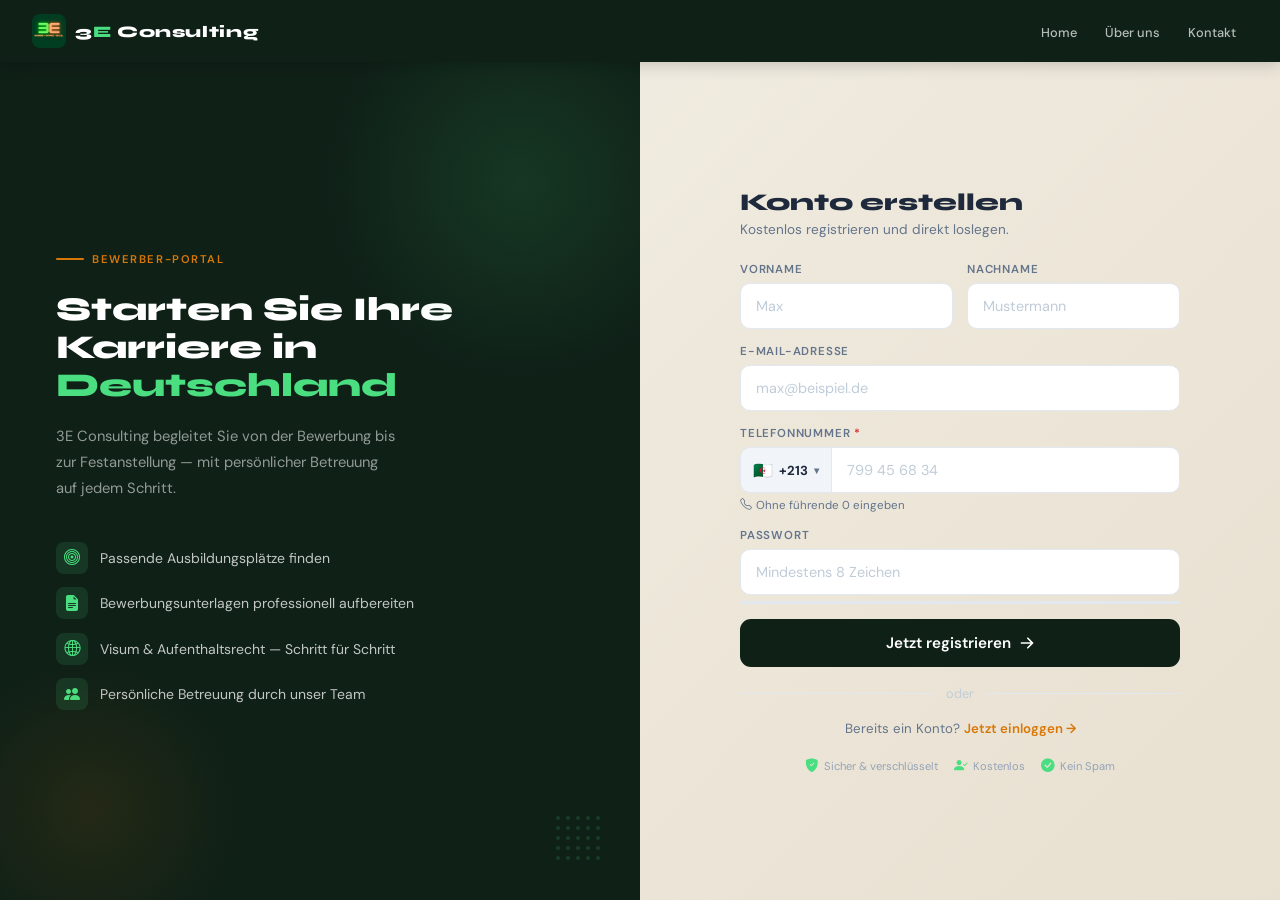
<file: registraion.html>
<!DOCTYPE html>
<html lang="de">
<head>
  <meta charset="UTF-8">
  <meta name="viewport" content="width=device-width, initial-scale=1.0">
  <title>Registrierung — 3E Consulting</title>
  <link href="https://fonts.googleapis.com/css2?family=Syne:wght@700;800&family=DM+Sans:wght@300;400;500;600&display=swap" rel="stylesheet">
  <link href="https://cdn.jsdelivr.net/npm/bootstrap-icons@1.11.3/font/bootstrap-icons.css" rel="stylesheet">
  <style>
    *, *::before, *::after { box-sizing: border-box; margin: 0; padding: 0; }
    :root {
      --navy:   #0f2017;
      --accent: #d97706;
      --bright: #4ade80;
      --text:   #1e293b;
      --muted:  #64748b;
      --border: #e2e8f0;
      --cream:  #f5f0e8;
      --white:  #ffffff;
    }
    html { scroll-behavior: smooth; }
    body { font-family: 'DM Sans', sans-serif; background: var(--cream); min-height: 100vh; display: flex; flex-direction: column; }

    /* ── HEADER ── */
    header {
      background: var(--navy); padding: 0 32px; height: 62px;
      display: flex; justify-content: space-between; align-items: center;
      position: sticky; top: 0; z-index: 99;
      box-shadow: 0 2px 16px rgba(0,0,0,.2);
    }
    .brand { display: flex; align-items: center; gap: 9px; text-decoration: none; }
    .brand img { height: 34px; width: 34px; border-radius: 8px; object-fit: cover; }
    .brand-name { font-family: 'Syne', sans-serif; font-size: 1rem; font-weight: 800; color: #fff; letter-spacing: .04em; }
    .brand-name span { color: var(--bright); }
    .nav-links { display: flex; align-items: center; gap: 4px; list-style: none; }
    .nav-links a { color: rgba(255,255,255,.7); text-decoration: none; font-size: .8rem; font-weight: 500; padding: 6px 12px; border-radius: 7px; transition: color .2s, background .2s; }
    .nav-links a:hover { color: #fff; background: rgba(255,255,255,.08); }

    /* ── LAYOUT ── */
    .page { flex: 1; display: grid; grid-template-columns: 1fr 1fr; min-height: calc(100vh - 62px); }

    /* ── LEFT ── */
    .left-panel {
      background: var(--navy); display: flex; flex-direction: column;
      justify-content: center; padding: 60px 56px;
      position: relative; overflow: hidden;
    }
    .left-panel::before {
      content: ''; position: absolute; width: 400px; height: 400px; border-radius: 50%;
      background: radial-gradient(circle, rgba(74,222,128,.12) 0%, transparent 70%);
      top: -80px; right: -80px; pointer-events: none;
    }
    .left-panel::after {
      content: ''; position: absolute; width: 300px; height: 300px; border-radius: 50%;
      background: radial-gradient(circle, rgba(217,119,6,.1) 0%, transparent 70%);
      bottom: -60px; left: -60px; pointer-events: none;
    }
    .panel-tag {
      font-size: .7rem; font-weight: 600; color: var(--accent);
      letter-spacing: .14em; text-transform: uppercase; margin-bottom: 1.5rem;
      display: flex; align-items: center; gap: 8px;
    }
    .panel-tag::before { content: ''; width: 28px; height: 2px; background: var(--accent); border-radius: 2px; }
    .left-panel h2 { font-family: 'Syne', sans-serif; font-size: clamp(1.8rem, 2.6vw, 2.4rem); font-weight: 800; line-height: 1.15; color: #fff; margin-bottom: 1.25rem; }
    .left-panel h2 em { font-style: normal; color: var(--bright); }
    .left-panel p { color: rgba(255,255,255,.55); font-size: .92rem; line-height: 1.75; max-width: 340px; margin-bottom: 2.5rem; }
    .features { list-style: none; display: flex; flex-direction: column; gap: .85rem; }
    .features li { display: flex; align-items: center; gap: 12px; font-size: .875rem; color: rgba(255,255,255,.75); }
    .feat-icon {
      width: 32px; height: 32px; border-radius: 8px;
      background: rgba(74,222,128,.12);
      display: flex; align-items: center; justify-content: center;
      flex-shrink: 0;
    }
    .feat-icon i { font-size: 1rem; color: var(--bright); }

    /* Dots */
    .dots { position: absolute; bottom: 40px; right: 40px; display: grid; grid-template-columns: repeat(5,4px); gap: 6px; opacity: .15; }
    .dots span { width: 4px; height: 4px; border-radius: 50%; background: var(--bright); display: block; }

    /* ── RIGHT ── */
    .right-panel {
      display: flex; align-items: center; justify-content: center;
      padding: 40px 40px;
      background: linear-gradient(135deg, #f0ebe0 0%, #e8e0d0 100%);
      overflow-y: auto;
    }
    .form-card { width: 100%; max-width: 440px; }
    .form-heading { margin-bottom: 24px; }
    .form-heading h3 { font-family: 'Syne', sans-serif; font-size: 1.5rem; font-weight: 800; color: var(--text); margin-bottom: 4px; }
    .form-heading p { font-size: .85rem; color: var(--muted); }

    /* Fields */
    .two-col { display: grid; grid-template-columns: 1fr 1fr; gap: 14px; }
    .field { margin-bottom: 15px; }
    .field label { display: block; font-size: .72rem; font-weight: 600; color: var(--muted); text-transform: uppercase; letter-spacing: .07em; margin-bottom: 6px; }

    /* Phone row */
    .phone-row { display: flex; gap: 0; }
    .phone-prefix {
      display: flex; align-items: center; gap: 6px;
      padding: 0 12px; background: #f1f5f9;
      border: 1.5px solid var(--border); border-right: none;
      border-radius: 10px 0 0 10px;
      font-size: .85rem; font-weight: 600; color: var(--text);
      white-space: nowrap; flex-shrink: 0; min-width: 80px;
      cursor: pointer; position: relative; user-select: none;
    }
    .phone-prefix select {
      position: absolute; inset: 0; opacity: 0; cursor: pointer; width: 100%;
    }
    .phone-prefix-flag { font-size: 1rem; }
    .phone-prefix-code { font-size: .82rem; font-weight: 700; color: var(--text); }
    .phone-prefix-arrow { font-size: .6rem; color: var(--muted); margin-left: auto; }

    .phone-row input[type="tel"] {
      flex: 1; padding: 13px 15px;
      border: 1.5px solid var(--border); border-radius: 0 10px 10px 0;
      font-size: .9rem; color: var(--text); background: var(--white);
      font-family: inherit; transition: border-color .2s, box-shadow .2s;
      outline: none;
    }
    .phone-row input[type="tel"]:focus {
      border-color: var(--accent);
      box-shadow: 0 0 0 4px rgba(217,119,6,.09);
    }
    .phone-row:focus-within .phone-prefix {
      border-color: var(--accent);
    }

    /* phone hint */
    .phone-hint {
      font-size: .72rem; color: var(--muted); margin-top: 5px;
      display: flex; align-items: center; gap: 4px;
    }
    .phone-hint.valid { color: #16a34a; }
    .phone-hint.invalid { color: #dc2626; }

    .field input[type="email"],
    .field input[type="text"],
    .field input[type="password"] {
      width: 100%; padding: 13px 15px;
      border: 1.5px solid var(--border); border-radius: 10px;
      font-size: .9rem; color: var(--text); background: var(--white);
      font-family: inherit; transition: border-color .2s, box-shadow .2s; outline: none;
    }
    .field input:focus {
      border-color: var(--accent);
      box-shadow: 0 0 0 4px rgba(217,119,6,.09);
    }
    .field input::placeholder { color: #c0ccd8; }

    /* Password strength */
    .strength-bar { height: 3px; border-radius: 3px; background: var(--border); margin-top: 6px; overflow: hidden; }
    .strength-fill { height: 100%; border-radius: 3px; width: 0%; transition: width .3s, background .3s; }
    .strength-text { font-size: .72rem; color: var(--muted); margin-top: 4px; }

    /* Submit */
    .submit-btn {
      width: 100%; padding: 14px; background: var(--navy);
      color: #fff; border: none; border-radius: 11px;
      font-size: .95rem; font-weight: 600; font-family: inherit;
      cursor: pointer; margin-top: 6px;
      display: flex; align-items: center; justify-content: center; gap: 8px;
      transition: background .2s, transform .15s, box-shadow .2s;
    }
    .submit-btn:hover { background: var(--accent); box-shadow: 0 6px 24px rgba(217,119,6,.25); transform: translateY(-1px); }
    .submit-btn:active { transform: scale(.99); }
    .submit-btn svg { width: 16px; height: 16px; }

    /* Divider */
    .divider { display: flex; align-items: center; gap: 12px; margin: 18px 0; color: #c0ccd8; font-size: .8rem; }
    .divider::before, .divider::after { content: ''; flex: 1; height: 1px; background: var(--border); }

    /* Login link */
    .login-link { text-align: center; font-size: .83rem; color: var(--muted); }
    .login-link a { color: var(--accent); font-weight: 600; text-decoration: none; }
    .login-link a:hover { text-decoration: underline; }

    /* Trust */
    .trust-row { display: flex; align-items: center; justify-content: center; gap: 16px; margin-top: 20px; }
    .trust-item { display: flex; align-items: center; gap: 5px; font-size: .7rem; color: #94a3b8; }
    .trust-item i { font-size: .85rem; color: var(--bright); flex-shrink: 0; }

    /* ── ALERTS ── */
    .alert {
      display: flex; align-items: flex-start; gap: 10px;
      padding: 12px 16px; border-radius: 10px;
      font-size: .84rem; line-height: 1.55;
      margin-bottom: 18px; font-weight: 500;
      animation: slideIn .3s ease;
    }
    @keyframes slideIn { from { opacity:0; transform:translateY(-8px); } to { opacity:1; transform:translateY(0); } }
    .alert-error { background: #fef2f2; border: 1.5px solid #fca5a5; color: #991b1b; }
    .alert-success { background: #f0fdf4; border: 1.5px solid #86efac; color: #166534; }
    .alert-icon i { font-size: 1rem; flex-shrink: 0; margin-top: 1px; }

    /* ── RESPONSIVE ── */
    @media (max-width: 860px) {
      .page { grid-template-columns: 1fr; }
      .left-panel { padding: 40px 32px; }
      .right-panel { padding: 36px 24px; }
    }
    @media (max-width: 480px) {
      .left-panel { padding: 28px 20px; }
      .right-panel { padding: 24px 16px; }
      .two-col { grid-template-columns: 1fr; }
      .nav-links { display: none; }
    }
  </style>
</head>
<body>

<header>
  <a href="index.html" class="brand">
    <img src="logo_3e.jpg" alt="3E">
    <span class="brand-name">3<span>E</span> Consulting</span>
  </a>
  <ul class="nav-links">
    <li><a href="index.html">Home</a></li>
    <li><a href="index.html#about">Über uns</a></li>
    <li><a href="index.html#kontakt">Kontakt</a></li>
  </ul>
</header>

<div class="page">

  <!-- ── LEFT ── -->
  <div class="left-panel">
    <div class="panel-tag">Bewerber-Portal</div>
    <h2>Starten Sie Ihre<br>Karriere in <em>Deutschland</em></h2>
    <p>3E Consulting begleitet Sie von der Bewerbung bis zur Festanstellung — mit persönlicher Betreuung auf jedem Schritt.</p>
    <ul class="features">
      <li><div class="feat-icon"><i class="bi bi-bullseye"></i></div> Passende Ausbildungsplätze finden</li>
      <li><div class="feat-icon"><i class="bi bi-file-earmark-text-fill"></i></div> Bewerbungsunterlagen professionell aufbereiten</li>
      <li><div class="feat-icon"><i class="bi bi-globe2"></i></div> Visum &amp; Aufenthaltsrecht — Schritt für Schritt</li>
      <li><div class="feat-icon"><i class="bi bi-people-fill"></i></div> Persönliche Betreuung durch unser Team</li>
    </ul>
    <div class="dots">
      <span></span><span></span><span></span><span></span><span></span>
      <span></span><span></span><span></span><span></span><span></span>
      <span></span><span></span><span></span><span></span><span></span>
      <span></span><span></span><span></span><span></span><span></span>
      <span></span><span></span><span></span><span></span><span></span>
    </div>
  </div>

  <!-- ── RIGHT ── -->
  <div class="right-panel">
    <div class="form-card">

      <div class="form-heading">
        <h3>Konto erstellen</h3>
        <p>Kostenlos registrieren und direkt loslegen.</p>
      </div>

      <div id="alert-box"></div>

      <form action="register.php" method="POST" autocomplete="off" onsubmit="return validatePhone()">

        <div class="two-col">
          <div class="field">
            <label>Vorname</label>
            <input type="text" name="vorname" placeholder="Max" required>
          </div>
          <div class="field">
            <label>Nachname</label>
            <input type="text" name="nachname" placeholder="Mustermann" required>
          </div>
        </div>

        <div class="field">
          <label>E-Mail-Adresse</label>
          <input type="email" name="email" placeholder="max@beispiel.de" required>
        </div>

        <!-- ── TELEFON ── -->
        <div class="field">
          <label>Telefonnummer <span style="color:#dc2626">*</span></label>
          <div class="phone-row">
            <div class="phone-prefix" id="prefix-display">
              <span class="phone-prefix-flag" id="prefix-flag">🇩🇿</span>
              <span class="phone-prefix-code" id="prefix-code">+213</span>
              <span class="phone-prefix-arrow">▾</span>
              <select id="phone-country" onchange="updatePrefix(this)">
                <option value="+213" data-flag="🇩🇿" selected>🇩🇿 Algerien (+213)</option>
                <option value="+49"  data-flag="🇩🇪">🇩🇪 Deutschland (+49)</option>
                <option value="+216" data-flag="🇹🇳">🇹🇳 Tunesien (+216)</option>
                <option value="+212" data-flag="🇲🇦">🇲🇦 Marokko (+212)</option>
                <option value="+20"  data-flag="🇪🇬">🇪🇬 Ägypten (+20)</option>
                <option value="+33"  data-flag="🇫🇷">🇫🇷 Frankreich (+33)</option>
                <option value="+39"  data-flag="🇮🇹">🇮🇹 Italien (+39)</option>
                <option value="+34"  data-flag="🇪🇸">🇪🇸 Spanien (+34)</option>
              </select>
            </div>
            <input type="tel" name="telefon_nummer" id="phone-number"
                   placeholder="799 45 68 34"
                   oninput="validatePhoneLive(this)"
                   required>
          </div>
          <input type="hidden" name="telefon" id="telefon-full">
          <div class="phone-hint" id="phone-hint">
            <i class="bi bi-telephone"></i> Ohne führende 0 eingeben
          </div>
        </div>

        <div class="field">
          <label>Passwort</label>
          <input type="password" name="password" id="pw-field"
                 placeholder="Mindestens 8 Zeichen" required
                 oninput="checkStrength(this,'sb','st')">
          <div class="strength-bar"><div class="strength-fill" id="sb"></div></div>
          <div class="strength-text" id="st"></div>
        </div>

        <button type="submit" class="submit-btn">
          Jetzt registrieren
          <svg viewBox="0 0 20 20" fill="currentColor">
            <path fill-rule="evenodd" d="M10.293 3.293a1 1 0 011.414 0l6 6a1 1 0 010 1.414l-6 6a1 1 0 01-1.414-1.414L14.586 11H3a1 1 0 110-2h11.586l-4.293-4.293a1 1 0 010-1.414z" clip-rule="evenodd"/>
          </svg>
        </button>

      </form>

      <div class="divider">oder</div>

      <div class="login-link">
        Bereits ein Konto?
        <a href="login_bewerber.php">Jetzt einloggen →</a>
      </div>

      <div class="trust-row">
        <div class="trust-item">
          <i class="bi bi-shield-fill-check"></i>
          Sicher &amp; verschlüsselt
        </div>
        <div class="trust-item">
          <i class="bi bi-person-check-fill"></i>
          Kostenlos
        </div>
        <div class="trust-item">
          <i class="bi bi-check-circle-fill"></i>
          Kein Spam
        </div>
      </div>

    </div>
  </div>
</div>

<script>
// ── عرض رسائل الخطأ من URL ──
(function() {
  const params = new URLSearchParams(window.location.search);
  const box    = document.getElementById('alert-box');
  if (params.get('error')) {
    box.innerHTML = `<div class="alert alert-error"><span class="alert-icon"><i class="bi bi-exclamation-triangle-fill"></i></span><span>${decodeURIComponent(params.get('error'))}</span></div>`;
    box.scrollIntoView({ behavior: 'smooth', block: 'center' });
    history.replaceState(null, '', 'registraion.html');
  }
  if (params.get('success')) {
    box.innerHTML = `<div class="alert alert-success"><span class="alert-icon"><i class="bi bi-check-circle-fill"></i></span><span>Registrierung erfolgreich! Sie werden weitergeleitet…</span></div>`;
  }
})();

function updatePrefix(sel) {
  const opt = sel.options[sel.selectedIndex];
  document.getElementById('prefix-flag').textContent = opt.dataset.flag;
  document.getElementById('prefix-code').textContent = sel.value;
  validatePhoneLive(document.getElementById('phone-number'));
}

function validatePhoneLive(inp) {
  const raw    = inp.value.replace(/\D/g, '');
  const prefix = document.getElementById('phone-country').value;
  const hint   = document.getElementById('phone-hint');
  const full   = prefix + raw;
  document.getElementById('telefon-full').value = full;

  if (raw.length === 0) {
    hint.innerHTML = '<i class="bi bi-telephone"></i> Ohne führende 0 eingeben';
    hint.className = 'phone-hint';
  } else if (raw.length < 7) {
    hint.innerHTML = '<i class="bi bi-exclamation-triangle"></i> Zu kurz — bitte vollständige Nummer eingeben';
    hint.className = 'phone-hint invalid';
  } else if (raw.length > 13) {
    hint.innerHTML = '<i class="bi bi-exclamation-triangle"></i> Zu lang';
    hint.className = 'phone-hint invalid';
  } else {
    hint.innerHTML = '<i class="bi bi-check-circle"></i> ' + full;
    hint.className = 'phone-hint valid';
  }
}

function validatePhone() {
  const raw = document.getElementById('phone-number').value.replace(/\D/g, '');
  if (raw.length < 7 || raw.length > 13) {
    document.getElementById('phone-hint').innerHTML = '<i class="bi bi-exclamation-triangle"></i> Bitte eine gültige Telefonnummer eingeben';
    document.getElementById('phone-hint').className = 'phone-hint invalid';
    document.getElementById('phone-number').focus();
    return false;
  }
  const prefix = document.getElementById('phone-country').value;
  document.getElementById('telefon-full').value = prefix + raw;
  return true;
}

function checkStrength(input, barId, textId) {
  const val  = input.value;
  const bar  = document.getElementById(barId);
  const text = document.getElementById(textId);
  let score  = 0;
  if (val.length >= 8)           score++;
  if (/[A-Z]/.test(val))         score++;
  if (/[0-9]/.test(val))         score++;
  if (/[^A-Za-z0-9]/.test(val))  score++;
  const levels = [
    { w: '0%',   bg: '#e2e8f0', label: '' },
    { w: '25%',  bg: '#ef4444', label: 'Schwach' },
    { w: '50%',  bg: '#f97316', label: 'Mittel' },
    { w: '75%',  bg: '#eab308', label: 'Gut' },
    { w: '100%', bg: '#22c55e', label: 'Stark ✓' },
  ];
  const lvl = val.length === 0 ? levels[0] : levels[score];
  bar.style.width      = lvl.w;
  bar.style.background = lvl.bg;
  text.textContent     = lvl.label;
  text.style.color     = lvl.bg;
}
</script>
</body>
</html>
</file>
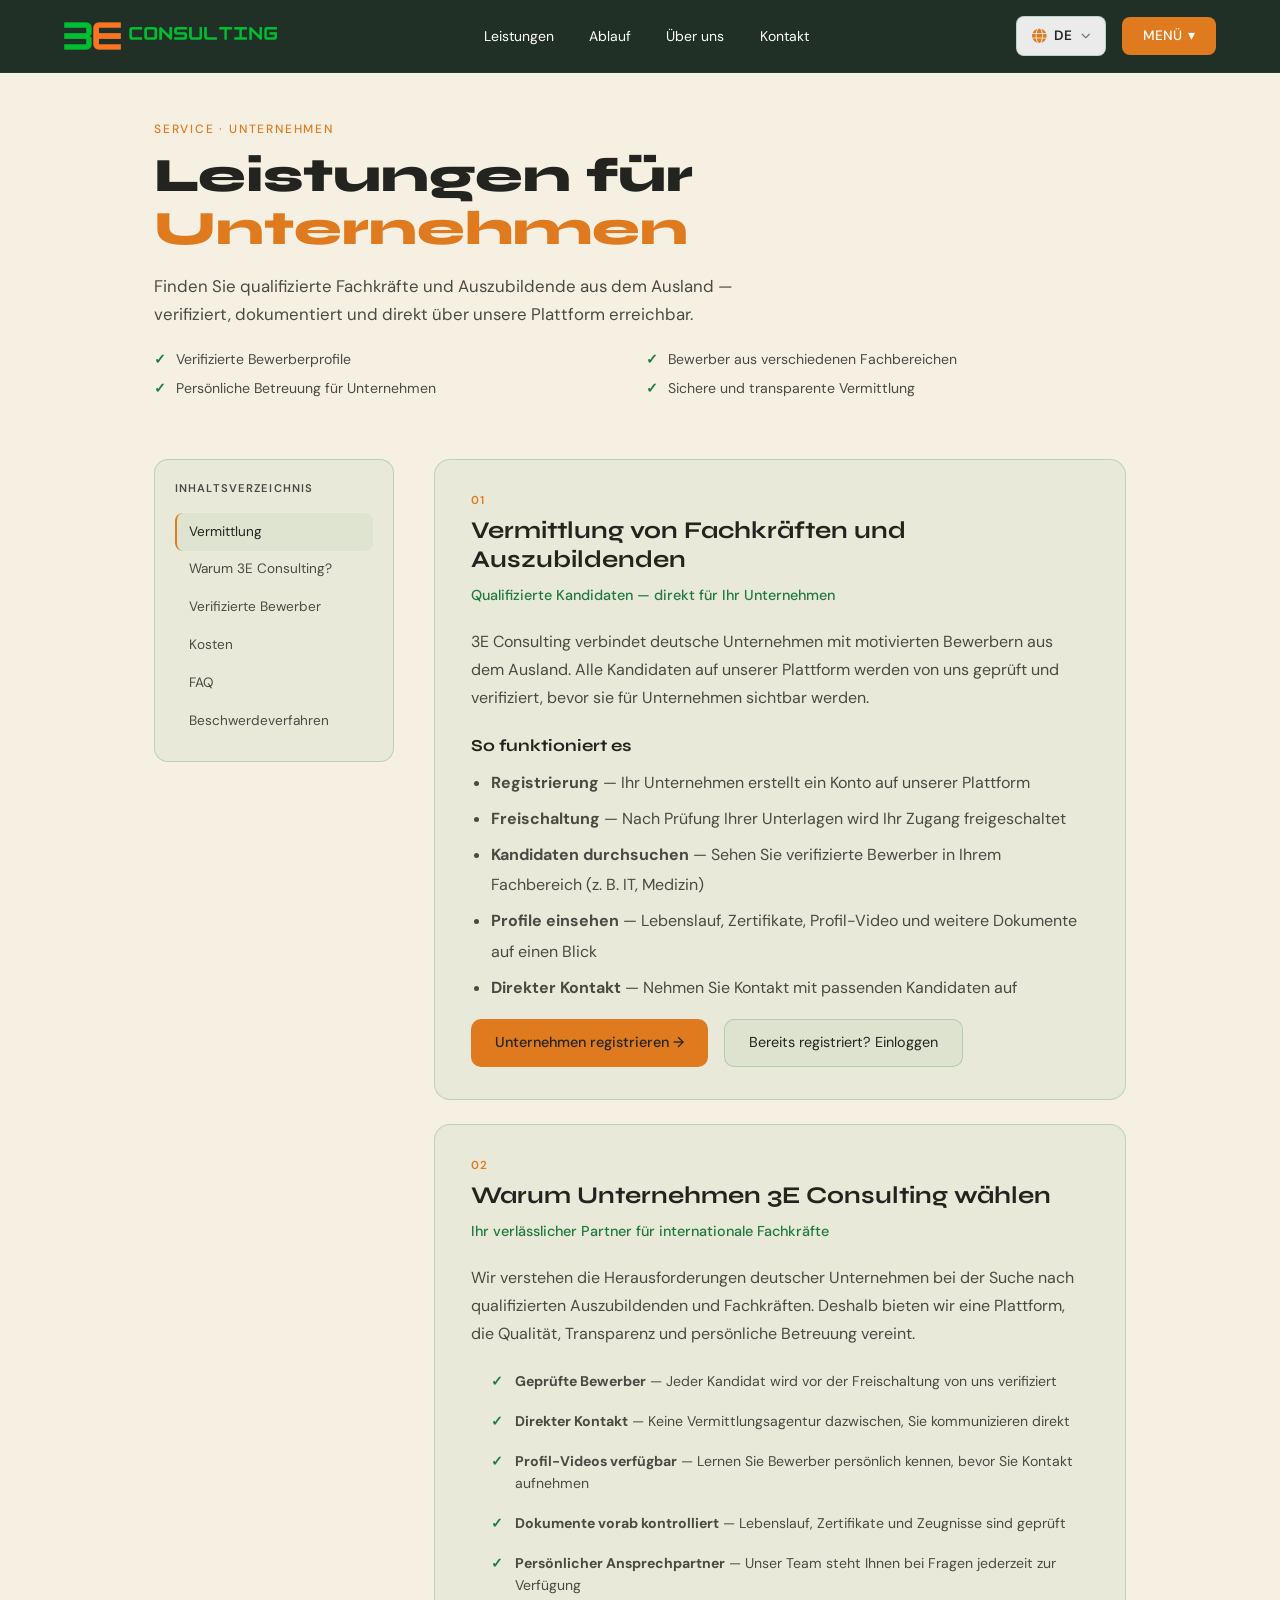
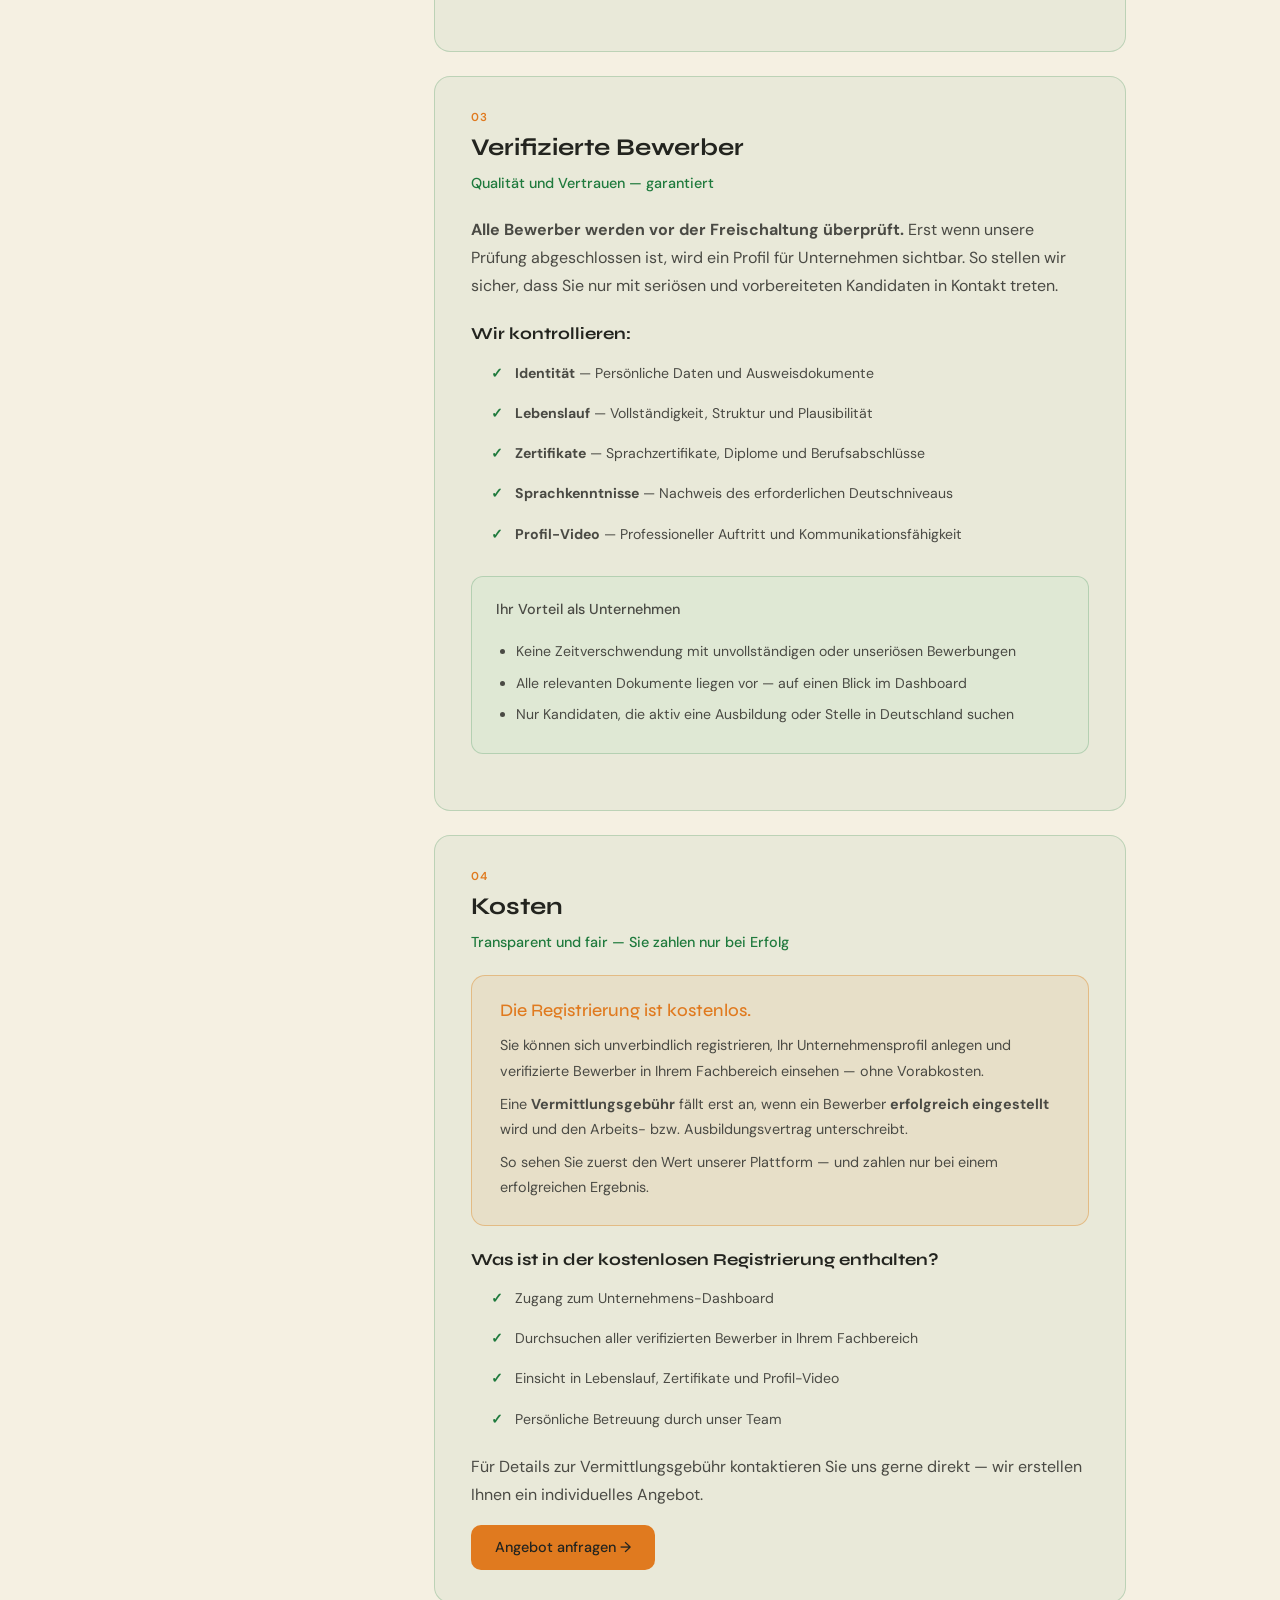
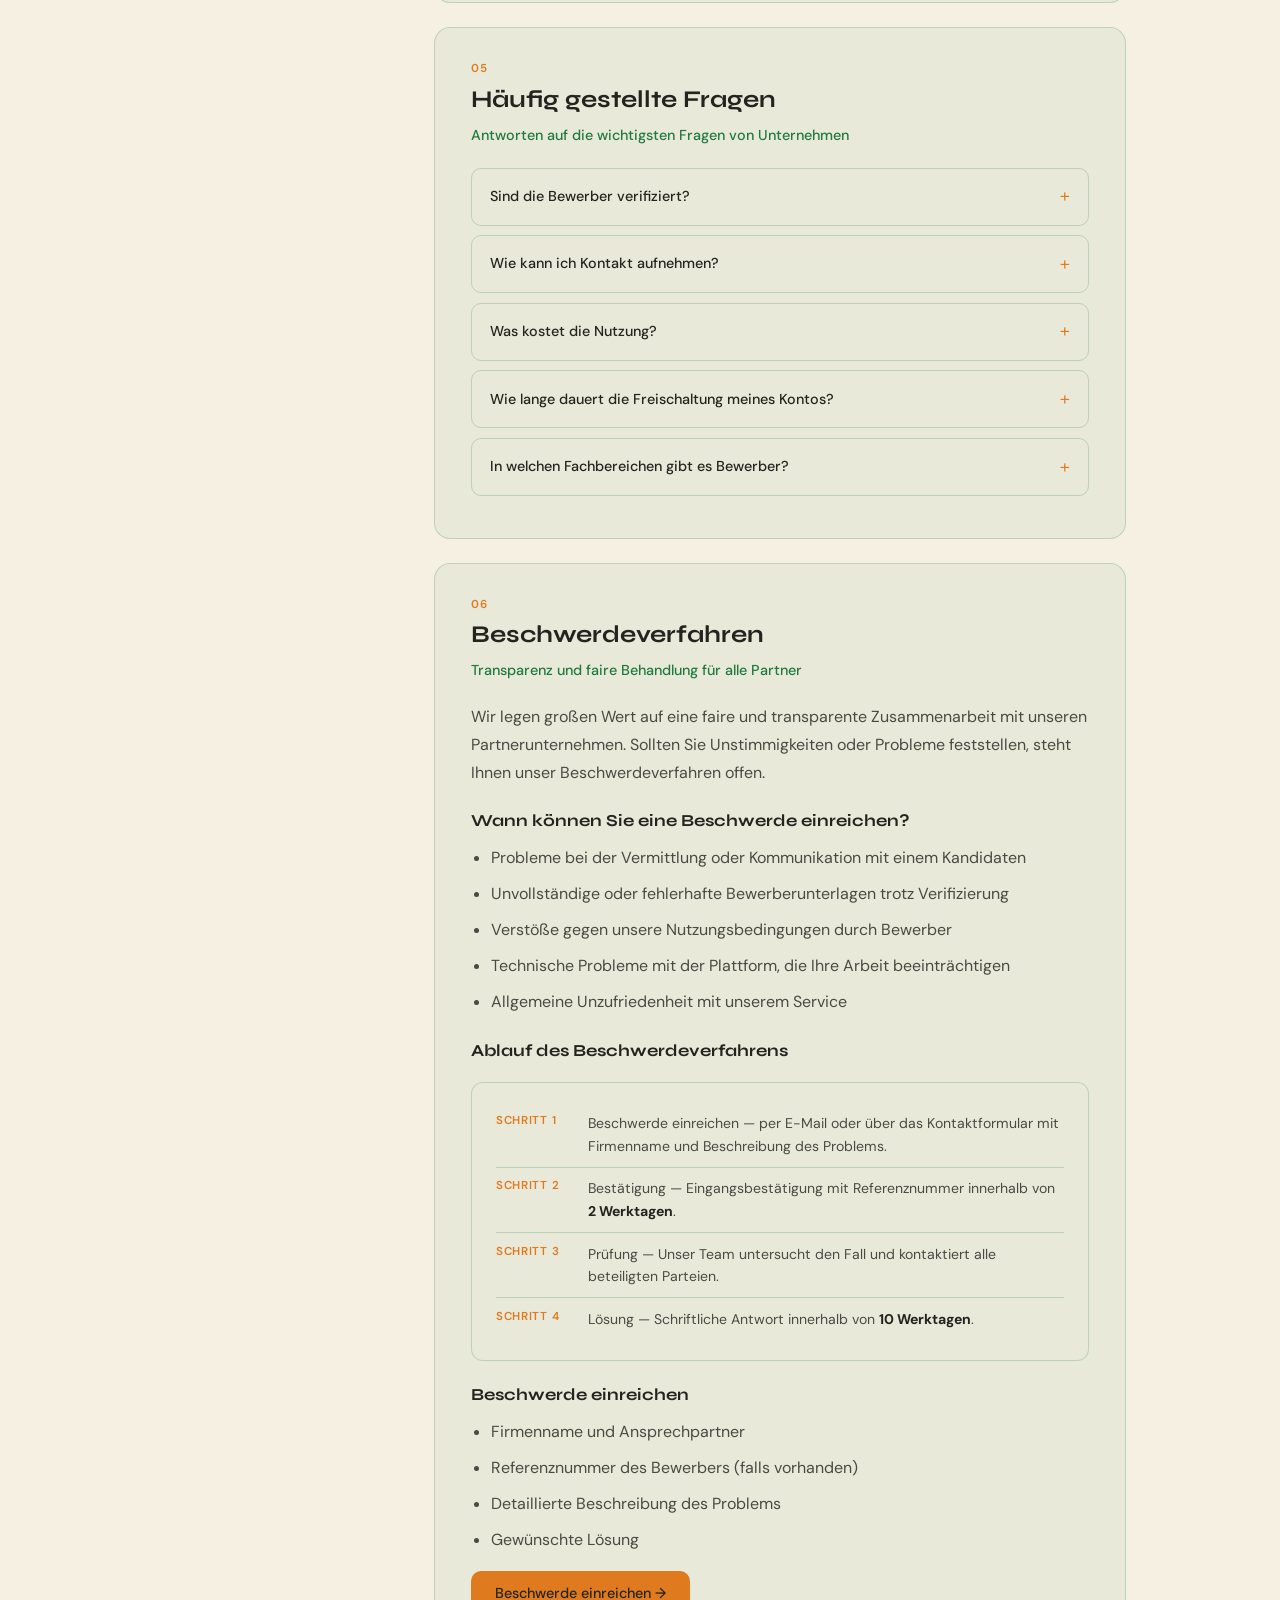
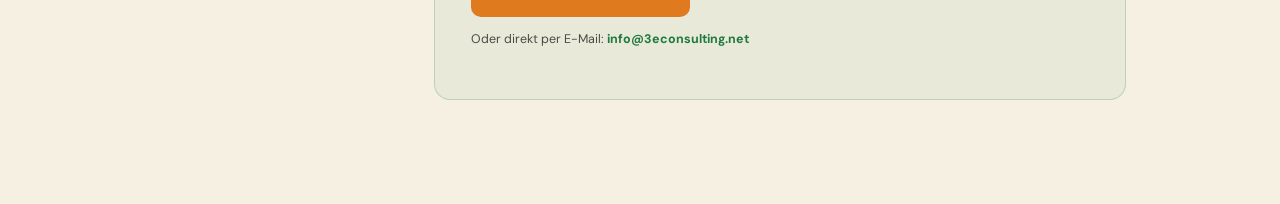
<file: service-unternehmen.html>
<!DOCTYPE html>
<html lang="de">
<head>
  <link rel="stylesheet" href="https://cdnjs.cloudflare.com/ajax/libs/font-awesome/6.4.0/css/all.min.css">
  <link rel="stylesheet" href="https://cdnjs.cloudflare.com/ajax/libs/bootstrap/5.3.3/css/bootstrap.min.css">
  <meta charset="UTF-8">
  <meta name="viewport" content="width=device-width, initial-scale=1.0">
  <title>3E Consulting — Engage · Expand · Excel</title>
  <link rel="preconnect" href="https://fonts.googleapis.com">
  <link href="https://fonts.googleapis.com/css2?family=Syne:wght@400;600;700;800&family=DM+Sans:wght@300;400;500&family=Cairo:wght@400;500;600;700;800&family=Tajawal:wght@400;500;700;800&display=swap" rel="stylesheet">
  <style>
    *, *::before, *::after { box-sizing: border-box; margin: 0; padding: 0; }

   :root {
  --navy: #f5f0e2;
  --navy-dark: #eee6d2;
  --blue: #1f7a3d;
  --accent: #e07a1f;
  --accent-hover: #c2650f;
  --bright: #1f7a3d;
  --gold: #e07a1f;
  --white: #23241f;
  --muted: #4a4a44;
  --border: rgba(31,122,61,.22);
  --glass: rgba(31,122,61,.05);
  --font-display: 'Syne', sans-serif;
  --font-body: 'DM Sans', sans-serif;
  --font-arabic: 'Cairo', 'Tajawal', sans-serif;
}
    html { scroll-behavior: smooth; }

    body {
      font-family: var(--font-body);
      background: var(--navy);
      color: var(--white);
      padding-top: 72px;
    }

    body.lang-ar {
      font-family: var(--font-arabic);
    }
    body.lang-ar .page-hero h1,
    body.lang-ar .content-section h2,
    body.lang-ar .content-section h3,
    body.lang-ar .kosten-box h4,
    body.lang-ar .navbar-brand-3e span,
    body.lang-ar .mn-brand span {
      font-family: var(--font-arabic);
    }

    /* ─── PAGE HERO ─── */
    .page-hero {
      padding: 3rem 5vw 2rem;
      max-width: 1100px;
      margin: 0 auto;
    }
    .section-tag {
      font-size: .75rem;
      font-weight: 500;
      color: var(--accent);
      letter-spacing: .15em;
      text-transform: uppercase;
      margin-bottom: .75rem;
    }
    .page-hero h1 {
      font-family: var(--font-display);
      font-size: clamp(2rem, 4vw, 3rem);
      font-weight: 800;
      line-height: 1.1;
      margin-bottom: 1rem;
    }
    .page-hero h1 em { font-style: normal; color: var(--accent); }
    .page-hero p {
      color: var(--muted);
      font-size: 1.05rem;
      line-height: 1.7;
      max-width: 640px;
    }

    /* ─── LAYOUT ─── */
    .content-layout {
      display: grid;
      grid-template-columns: 240px 1fr;
      gap: 2.5rem;
      max-width: 1100px;
      margin: 0 auto;
      padding: 0 5vw 5rem;
      align-items: start;
    }

    /* ─── SIDEBAR TOC ─── */
    aside.toc {
      position: sticky;
      top: 90px;
      background: var(--glass);
      border: 1px solid var(--border);
      border-radius: 14px;
      padding: 1.25rem;
      height: fit-content;
    }
    .toc-title {
      font-size: .7rem;
      font-weight: 600;
      letter-spacing: .1em;
      text-transform: uppercase;
      color: var(--muted);
      margin-bottom: 1rem;
    }
    aside.toc a {
      display: block;
      padding: .55rem .75rem;
      font-size: .85rem;
      color: var(--muted);
      text-decoration: none;
      border-radius: 8px;
      border-left: 2px solid transparent;
      transition: all .15s;
    }
    aside.toc a:hover,
    aside.toc a.active {
      color: var(--white);
      background: var(--glass);
      border-left-color: var(--accent);
    }

    /* ─── CONTENT SECTIONS ─── */
    .content-section {
      scroll-margin-top: 100px;
      background: var(--glass);
      border: 1px solid var(--border);
      border-radius: 16px;
      padding: 2rem 2.25rem;
      margin-bottom: 1.5rem;
      transition: border-color .3s, box-shadow .3s;
    }
    .content-section:target {
      border-color: rgba(217, 119, 6, .5);
      box-shadow: 0 0 0 1px rgba(217, 119, 6, .2), 0 8px 32px rgba(0, 0, 0, .3);
    }
    .section-num {
      font-size: .72rem;
      font-weight: 600;
      color: var(--accent);
      letter-spacing: .1em;
      margin-bottom: .5rem;
    }
    .content-section h2 {
      font-family: var(--font-display);
      font-size: 1.5rem;
      font-weight: 700;
      margin-bottom: .5rem;
    }
    .content-section h3 {
      font-family: var(--font-display);
      font-size: 1.05rem;
      font-weight: 700;
      color: var(--white);
      margin: 1.5rem 0 .75rem;
    }
    .content-section .subtitle {
      color: var(--bright);
      font-size: .9rem;
      font-weight: 500;
      margin-bottom: 1.25rem;
    }
    .content-section p {
      color: var(--muted);
      line-height: 1.75;
      margin-bottom: 1rem;
    }
    .content-section ul {
      padding-left: 1.25rem;
      color: var(--muted);
      line-height: 1.9;
    }
    .content-section li { margin-bottom: .35rem; }

    .info-box {
      background: rgba(74, 222, 128, .06);
      border: 1px solid var(--border);
      border-radius: 12px;
      padding: 1.25rem 1.5rem;
      margin: 1.5rem 0;
    }
    .info-box-title {
      color: var(--bright);
      font-weight: 500;
      font-size: .9rem;
      margin-bottom: .5rem;
    }
    .info-box ul {
      margin: 0;
      font-size: .88rem;
      line-height: 1.85;
    }

    .steps-block {
      background: rgba(255, 255, 255, .03);
      border: 1px solid var(--border);
      border-radius: 12px;
      padding: 1.25rem 1.5rem;
      margin: 1.25rem 0;
    }
    .step-line {
      display: grid;
      grid-template-columns: 80px 1fr;
      gap: .75rem;
      padding: .6rem 0;
      border-bottom: 1px solid var(--border);
    }
    .step-line:last-child { border-bottom: none; }
    .step-label {
      font-size: .72rem;
      font-weight: 600;
      letter-spacing: .06em;
      text-transform: uppercase;
      color: var(--accent);
    }
    .step-text {
      color: var(--muted);
      font-size: .88rem;
      line-height: 1.6;
    }

    .cta-row {
      display: flex;
      gap: 1rem;
      flex-wrap: wrap;
      margin-top: .5rem;
    }

    .btn-primary {
      display: inline-flex;
      align-items: center;
      gap: .5rem;
      background: var(--accent);
      color: var(--white);
      padding: .75rem 1.5rem;
      border-radius: 10px;
      font-size: .9rem;
      font-weight: 500;
      text-decoration: none;
      border: none;
      cursor: pointer;
      transition: all .2s;
    }
    .btn-primary:hover {
      background: var(--accent-hover);
      transform: translateY(-2px);
    }

    .btn-secondary {
      display: inline-flex;
      align-items: center;
      gap: .5rem;
      border: 1px solid var(--border);
      color: var(--white);
      background: var(--glass);
      padding: .75rem 1.5rem;
      border-radius: 10px;
      font-size: .9rem;
      font-weight: 400;
      text-decoration: none;
      transition: all .2s;
    }
    .btn-secondary:hover {
      border-color: var(--accent);
      background: rgba(217, 119, 6, .08);
    }

    .email-note {
      font-size: .78rem;
      color: var(--muted);
      margin-top: .75rem;
    }
    .email-note strong { color: var(--bright); }

    /* ─── HERO CHECKS & STATS ─── */
    .hero-checks {
      list-style: none;
      padding: 0;
      margin: 1.25rem 0 1.75rem;
      display: grid;
      grid-template-columns: repeat(2, 1fr);
      gap: .5rem .75rem;
    }
    .hero-checks li {
      font-size: .88rem;
      color: var(--muted);
      padding-left: 1.4rem;
      position: relative;
      line-height: 1.5;
    }
    .hero-checks li::before {
      content: '✓';
      position: absolute;
      left: 0;
      color: var(--bright);
      font-weight: 700;
    }

    .stats-row {
      display: flex;
      gap: 2rem;
      flex-wrap: wrap;
      padding-top: 1.5rem;
      margin-top: .5rem;
      border-top: 1px solid var(--border);
    }
    .stat-item .stat-num {
      font-family: var(--font-display);
      font-size: 1.8rem;
      font-weight: 800;
      color: var(--white);
      line-height: 1;
    }
    .stat-item .stat-num span { color: var(--accent); }
    .stat-item .stat-label {
      font-size: .75rem;
      color: var(--muted);
      margin-top: .3rem;
    }

    /* ─── CHECK LIST (in sections) ─── */
    .check-list {
      list-style: none;
      padding: 0;
      margin: .75rem 0 1rem;
    }
    .check-list li {
      padding: .4rem 0 .4rem 1.5rem;
      position: relative;
      color: var(--muted);
      font-size: .88rem;
      line-height: 1.55;
    }
    .check-list li::before {
      content: '✓';
      position: absolute;
      left: 0;
      color: var(--bright);
      font-weight: 700;
    }

    /* ─── KOSTEN BOX ─── */
    .kosten-box {
      background: rgba(217, 119, 6, .08);
      border: 1px solid rgba(217, 119, 6, .35);
      border-radius: 14px;
      padding: 1.5rem 1.75rem;
      margin: 1rem 0;
    }
    .kosten-box h4 {
      font-family: var(--font-display);
      font-size: 1.1rem;
      color: var(--accent);
      margin-bottom: .75rem;
    }
    .kosten-box p {
      margin-bottom: .5rem;
      font-size: .9rem;
    }

    /* ─── FAQ ─── */
    .faq-list { margin-top: .5rem; }
    .faq-item {
      border: 1px solid var(--border);
      border-radius: 10px;
      margin-bottom: .6rem;
      overflow: hidden;
    }
    .faq-item summary {
      padding: .85rem 1.1rem;
      font-size: .9rem;
      font-weight: 500;
      color: var(--white);
      cursor: pointer;
      list-style: none;
      display: flex;
      justify-content: space-between;
      align-items: center;
      transition: background .15s;
    }
    .faq-item summary::-webkit-details-marker { display: none; }
    .faq-item summary::after {
      content: '+';
      color: var(--accent);
      font-size: 1.2rem;
      font-weight: 300;
    }
    .faq-item[open] summary::after { content: '−'; }
    .faq-item summary:hover { background: var(--glass); }
    .faq-item p {
      padding: 0 1.1rem 1rem;
      font-size: .85rem;
      margin: 0;
      line-height: 1.65;
    }

    @media (max-width: 768px) {
      .hero-checks { grid-template-columns: 1fr; }
      .stats-row { gap: 1.25rem; }
    }
    /* ─── RESPONSIVE ─── */
    @media (max-width: 768px) {
      .content-layout { grid-template-columns: 1fr; }
      aside.toc {
        position: static;
        display: flex;
        flex-wrap: wrap;
        gap: .4rem;
        padding: 1rem;
      }
      .toc-title { width: 100%; margin-bottom: .5rem; }
      aside.toc a {
        font-size: .78rem;
        padding: .4rem .65rem;
        border: 1px solid var(--border);
        border-left: 1px solid var(--border);
      }
      .step-line { grid-template-columns: 1fr; gap: .25rem; }
    }

/* ══════════════════════════════════════════════════════════
   📱 MOBILE RESPONSIVE FIX — 3E Consulting Reports
   ══════════════════════════════════════════════════════════ */

@media (max-width: 900px) {
  .kpi-row { grid-template-columns: repeat(2,1fr) !important; }
  .visa-grid, .charts-2col, .stats-grid, .grid-2, .two-col { grid-template-columns: 1fr !important; }
}

@media (max-width: 768px) {
  body { padding-top: 72px !important; }

  .page-hero { padding: 2.2rem 5vw 1.5rem !important; }
  .page-hero h1 { font-size: clamp(1.6rem,7vw,2.2rem) !important; word-break: break-word; }
  .page-hero p { font-size: .92rem !important; }

  .kpi-row { grid-template-columns: 1fr 1fr !important; gap: .6rem !important; padding: 0 4vw !important; }
  .kpi-card { padding: .9rem 1rem !important; }
  .kpi-card .kpi-num { font-size: 1.35rem !important; }
  .kpi-card .kpi-label { font-size: .7rem !important; }

  .content-layout { grid-template-columns: 1fr !important; padding: 0 4vw 3rem !important; gap: 1.25rem !important; }
  aside.toc {
    position: static !important;
    display: flex !important;
    flex-wrap: wrap !important;
    gap: .4rem !important;
    padding: 1rem !important;
  }
  .toc-title { width: 100% !important; margin-bottom: .5rem !important; }
  aside.toc a {
    font-size: .75rem !important;
    padding: .4rem .65rem !important;
    border: 1px solid var(--border) !important;
    border-left: 1px solid var(--border) !important;
  }

  .report-section { padding: 1.25rem 1.1rem !important; border-radius: 12px !important; }
  .report-section h2 { font-size: 1.2rem !important; }
  .report-section .subtitle { font-size: .82rem !important; }
  .report-section p, .report-section ul, .report-section li { font-size: .9rem !important; }

  .visa-grid { grid-template-columns: 1fr !important; gap: .75rem !important; }
  .visa-card { padding: 1rem !important; }
  .visa-card h3 { font-size: .92rem !important; }
  .visa-card p { font-size: .82rem !important; }

  .rights-table, table { font-size: .78rem !important; }
  .rights-table th, .rights-table td,
  table th, table td { padding: .55rem .6rem !important; white-space: nowrap; }

  .step-item { padding: .85rem 1rem !important; gap: .75rem !important; }
  .step-num { font-size: 1.15rem !important; min-width: 1.6rem !important; }
  .step-item h4 { font-size: .88rem !important; }
  .step-item p { font-size: .8rem !important; }

  .charts-2col { grid-template-columns: 1fr !important; gap: .75rem !important; }
  .chart-box { padding: 1rem !important; }
  .chart-box h3 { font-size: .85rem !important; }
  .chart-box .chart-desc { font-size: .75rem !important; }
  .chart-wrap, .chart-wrap.tall { max-height: 240px !important; }

  .tip-box { padding: .85rem 1rem !important; font-size: .82rem !important; }
  .source-note { font-size: .7rem !important; }

  .lang-dropdown { min-width: 150px !important; }
  .lang-btn span.lang-btn-text { display: none; }
}

@media (max-width: 480px) {
  .nav-brand img, a.nav-brand img { height: 26px !important; width: 26px !important; border-radius: 6px !important; }

  .page-hero h1 { font-size: 1.5rem !important; line-height: 1.25 !important; }
  .page-hero p { font-size: .85rem !important; }

  .kpi-row { grid-template-columns: 1fr 1fr !important; }
  .kpi-card .kpi-num { font-size: 1.15rem !important; }
  .kpi-card .kpi-label { font-size: .65rem !important; }

  .report-section { padding: 1rem .85rem !important; }
  .report-section h2 { font-size: 1.05rem !important; }

  .visa-card h3, .step-item h4 { font-size: .85rem !important; }

  .table-wrap, .rights-table-wrap { overflow-x: auto !important; -webkit-overflow-scrolling: touch !important; }
}

.report-section table { display: block; overflow-x: auto; -webkit-overflow-scrolling: touch; }


  /* ══════════════════════════════════════════════
     3E CONSULTING — NAVBAR CSS (from index.html)
     ══════════════════════════════════════════════ */

  .navbar-3e {
    position: fixed;
    top: 0; left: 0; right: 0;
    z-index: 1050;
    padding: 1rem 5vw;
    background: rgba(15,32,23,.92);
    backdrop-filter: blur(20px);
    border-bottom: 1px solid var(--border);
  }

  .navbar-brand-3e {
    display: flex; align-items: center; gap: 9px; text-decoration: none;
  }
  .navbar-brand-3e img {
    height: 36px; width: 36px; border-radius: 8px; object-fit: cover;
  }
  .navbar-brand-3e span {
    font-family: var(--font-display);
    font-size: 1.05rem; font-weight: 800;
    color: #fff; letter-spacing: .06em; white-space: nowrap;
  }

  .nav-link-3e {
    font-size: .875rem; color: var(--muted) !important;
    text-decoration: none; transition: color .2s; padding: .3rem .6rem;
  }
  .nav-link-3e:hover { color: #ffffff !important; }

  .btn-menu {
    background: var(--accent); color: #ffffff !important;
    padding: .55rem 1.3rem; border-radius: 8px;
    font-size: .85rem; font-weight: 500; border: none; cursor: pointer;
    display: inline-flex; align-items: center; gap: .4rem;
    transition: background .2s, transform .15s;
  }
  .btn-menu:hover { background: var(--accent-hover); transform: translateY(-1px); }

  .nav-dropdown-panel {
    position: absolute; top: calc(100% + .6rem); right: 0;
    min-width: 340px; max-width: 420px;
    max-height: 75vh; overflow-y: auto;
    background: rgba(15,32,23,.97);
    border: 1px solid var(--border); border-radius: 12px;
    padding: 1rem; backdrop-filter: blur(20px);
    box-shadow: 0 20px 50px rgba(0,0,0,.4);
    z-index: 200; display: none;
  }
  .nav-dropdown-panel.open { display: block; }

  .hamburger-btn {
    background: transparent; border: 1px solid var(--border);
    border-radius: 8px; color: #ffffff;
    padding: .45rem .75rem; font-size: 1.1rem;
    cursor: pointer; display: none; align-items: center;
    transition: background .2s, border-color .2s;
  }
  .hamburger-btn:hover {
    background: rgba(217,119,6,.1); border-color: rgba(217,119,6,.4);
  }

  .mobile-nav-overlay {
    position: fixed; inset: 0;
    background: rgba(0,0,0,.55); z-index: 1055;
    opacity: 0; pointer-events: none;
    transition: opacity .3s ease; backdrop-filter: blur(4px);
  }
  .mobile-nav-overlay.open { opacity: 1; pointer-events: all; }

  .mobile-nav {
    position: fixed; top: 0; left: 0; bottom: 0;
    width: min(320px, 88vw);
    background: linear-gradient(160deg, #0d2619 0%, #091a0f 100%);
    border-right: 1px solid rgba(74,222,128,.14);
    z-index: 1060; display: flex; flex-direction: column;
    transform: translateX(-100%);
    transition: transform .32s cubic-bezier(.4,0,.2,1); overflow: hidden;
  }
  .mobile-nav.open { transform: translateX(0); }

  .mn-header {
    display: flex; align-items: center; justify-content: space-between;
    padding: 1rem 1.1rem .85rem;
    border-bottom: 1px solid rgba(74,222,128,.1); flex-shrink: 0;
  }
  .mn-brand { display: flex; align-items: center; gap: 8px; text-decoration: none; }
  .mn-brand img { height: 30px; width: 30px; border-radius: 7px; object-fit: cover; }
  .mn-brand span {
    font-family: var(--font-display);
    font-size: .9rem; font-weight: 800; color: #fff; letter-spacing: .06em;
  }
  .mn-close {
    background: rgba(255,255,255,.06); border: 1px solid rgba(255,255,255,.1);
    border-radius: 8px; color: var(--muted);
    width: 34px; height: 34px;
    display: flex; align-items: center; justify-content: center;
    font-size: 1rem; cursor: pointer;
    transition: background .15s, color .15s; flex-shrink: 0;
  }
  .mn-close:hover { background: rgba(217,119,6,.15); color: var(--accent); border-color: rgba(217,119,6,.3); }

  .mn-body {
    flex: 1; padding: .6rem 0 .5rem;
    overflow-y: auto; overflow-x: hidden;
  }
  .mn-body::-webkit-scrollbar { width: 3px; }
  .mn-body::-webkit-scrollbar-track { background: transparent; }
  .mn-body::-webkit-scrollbar-thumb { background: rgba(74,222,128,.2); border-radius: 2px; }

  .mn-section-label {
    font-size: .62rem; font-weight: 700; letter-spacing: .14em;
    text-transform: uppercase; color: var(--muted);
    padding: .9rem 1.2rem .35rem; opacity: .7;
  }
  .mn-link {
    display: flex; align-items: center; gap: .75rem;
    padding: .68rem 1.2rem; font-size: .88rem; font-weight: 500;
    color: rgba(255,255,255,.85); text-decoration: none;
    transition: background .15s, color .15s;
  }
  .mn-link .mn-icon {
    width: 30px; height: 30px; border-radius: 8px;
    background: rgba(255,255,255,.05); border: 1px solid rgba(255,255,255,.08);
    display: flex; align-items: center; justify-content: center;
    font-size: .75rem; color: var(--muted); flex-shrink: 0;
    transition: background .15s, color .15s, border-color .15s;
  }
  .mn-link:hover { background: rgba(217,119,6,.07); color: #fff; }
  .mn-link:hover .mn-icon { background: rgba(217,119,6,.15); color: var(--accent); border-color: rgba(217,119,6,.3); }
  .mn-link-arrow { margin-left: auto; font-size: .65rem; color: var(--muted); opacity: .5; }

  .mn-divider { height: 1px; background: rgba(74,222,128,.08); margin: .55rem 1.2rem; }

  .mn-footer {
    padding: .85rem 1rem 1.1rem;
    border-top: 1px solid rgba(74,222,128,.1);
    display: flex; flex-direction: column; gap: .55rem; flex-shrink: 0;
  }
  .mn-cta-primary {
    display: flex; align-items: center; justify-content: center; gap: .5rem;
    padding: .82rem 1rem; border-radius: 10px;
    background: var(--accent); color: #fff !important;
    font-size: .88rem; font-weight: 600; text-decoration: none;
    transition: background .2s, transform .15s;
    font-family: var(--font-display); letter-spacing: .02em; white-space: nowrap;
  }
  .mn-cta-primary:hover { background: var(--accent-hover); transform: translateY(-1px); }
  .mn-cta-secondary {
    display: flex; align-items: center; justify-content: center; gap: .5rem;
    padding: .78rem 1rem; border-radius: 10px;
    background: rgba(255,255,255,.05); border: 1px solid rgba(255,255,255,.1);
    color: rgba(255,255,255,.8) !important; font-size: .88rem; font-weight: 500;
    text-decoration: none; transition: background .2s, border-color .2s; white-space: nowrap;
  }
  .mn-cta-secondary:hover { background: rgba(255,255,255,.09); border-color: rgba(255,255,255,.2); }

  .mn2-who { padding: .75rem .85rem .6rem; border-bottom: 1px solid var(--border); }
  .mn2-who-label { font-size: .65rem; font-weight: 600; letter-spacing: .12em; text-transform: uppercase; color: var(--muted); margin-bottom: .55rem; }
  .mn2-who-btns { display: grid; grid-template-columns: 1fr 1fr; gap: .5rem; }
  .mn2-who-btn {
    display: flex; align-items: center; justify-content: center; gap: .45rem;
    padding: .6rem .8rem; border-radius: 9px; border: 1px solid var(--border);
    background: var(--glass); color: var(--muted);
    font-size: .8rem; font-weight: 500; cursor: pointer;
    transition: all .18s; font-family: var(--font-body);
  }
  .mn2-who-btn:hover { border-color: rgba(217,119,6,.4); color: #fff; background: rgba(217,119,6,.08); }
  .mn2-who-btn.mn2-who-active { border-color: var(--accent); background: rgba(217,119,6,.12); color: #fff; }
  .mn2-who-btn i { font-size: .85rem; color: var(--accent); }

  .mn2-panel { padding: .5rem 0; }
  .mn2-group { padding: .4rem .6rem; }
  .mn2-group-label {
    font-size: .65rem; font-weight: 700; letter-spacing: .1em;
    text-transform: uppercase; color: var(--accent);
    padding: .5rem .6rem .4rem; opacity: .8;
    display: flex; align-items: center; gap: .4rem;
  }
  .mn2-group-label i { font-size: .75rem; }
  .mn2-link {
    display: flex; align-items: center; gap: .6rem;
    padding: .55rem .75rem; border-radius: 8px;
    text-decoration: none; font-size: .83rem; color: var(--muted); transition: all .15s;
  }
  .mn2-link:hover { background: rgba(217,119,6,.07); color: #fff; }
  .mn2-link i { font-size: .8rem; color: var(--accent); opacity: .7; width: 14px; text-align: center; }
  .mn2-divider { height: 1px; background: var(--border); margin: .4rem .75rem; }
  .mn2-chatbot-btn {
    display: flex; align-items: center; gap: .75rem;
    padding: .75rem .85rem; margin: .4rem .6rem .5rem;
    border-radius: 10px; background: rgba(217,119,6,.08);
    border: 1px solid rgba(217,119,6,.25); text-decoration: none; transition: all .2s;
  }
  .mn2-chatbot-btn:hover { background: rgba(217,119,6,.15); border-color: rgba(217,119,6,.4); }
  .mn2-chatbot-btn > i:first-child { font-size: 1.1rem; color: var(--accent); flex-shrink: 0; }
  .mn2-chatbot-btn div { display: flex; flex-direction: column; }
  .mn2-chatbot-btn strong { font-size: .85rem; color: #fff; font-weight: 600; }
  .mn2-chatbot-btn span { font-size: .72rem; color: var(--muted); margin-top: .1rem; }

  .mn-who-btn {
    display: flex; align-items: center; justify-content: center; gap: .5rem;
    padding: .65rem .8rem; border-radius: 9px;
    border: 1px solid var(--border); background: rgba(255,255,255,.04);
    color: var(--muted); font-size: .82rem; font-weight: 500;
    cursor: pointer; font-family: var(--font-body); transition: all .18s; width: 100%;
  }
  .mn-who-btn:hover { border-color: rgba(217,119,6,.4); color: #fff; }
  .mn-who-btn.mn-who-active { border-color: var(--accent); background: rgba(217,119,6,.12); color: #fff; }
  .mn-who-btn i { font-size: .85rem; color: var(--accent); }

  @media (max-width: 991px) {
    .hamburger-btn     { display: inline-flex !important; }
    .nav-desktop-links { display: none !important; }
  }
  /* ═══════════════════════════════════════════════════════ */

  .brand { display: flex; align-items: center; gap: 9px; text-decoration: none; }

  .logo-img-main {
    height: 28px;
    width: auto;
    object-fit: contain;
    display: block;
  }

  /* ══════════════════════════════════════════════
     🌐 LANGUAGE SWITCHER
     ══════════════════════════════════════════════ */
  .lang-switcher {
    position: relative;
  }
  .lang-btn {
    display: inline-flex;
    align-items: center;
    gap: .5rem;
    background: var(--glass);
    border: 1px solid var(--border);
    color: #fff;
    padding: .55rem .9rem;
    border-radius: 8px;
    font-size: .85rem;
    font-weight: 500;
    cursor: pointer;
    font-family: var(--font-body);
    transition: all .2s;
  }
  .lang-btn:hover {
    border-color: rgba(217,119,6,.4);
    background: rgba(217,119,6,.08);
  }
  .lang-btn i.fa-globe { color: var(--accent); font-size: .9rem; }
  .lang-btn .lang-code { letter-spacing: .04em; font-weight: 600; }
  .lang-chevron { font-size: .6rem; opacity: .6; transition: transform .2s; }
  .lang-switcher.open .lang-chevron { transform: rotate(180deg); }

  .lang-dropdown {
    position: absolute;
    top: calc(100% + .6rem);
    right: 0;
    min-width: 190px;
    background: rgba(15,32,23,.97);
    border: 1px solid var(--border);
    border-radius: 12px;
    padding: .45rem;
    backdrop-filter: blur(20px);
    box-shadow: 0 20px 50px rgba(0,0,0,.4);
    z-index: 1100;
    display: none;
  }
  .lang-dropdown.open { display: block; }

  .lang-option {
    display: flex;
    align-items: center;
    gap: .65rem;
    width: 100%;
    background: transparent;
    border: none;
    color: var(--muted);
    padding: .6rem .75rem;
    border-radius: 8px;
    font-size: .85rem;
    font-weight: 500;
    cursor: pointer;
    text-align: left;
    font-family: var(--font-body);
    transition: all .15s;
  }
  .lang-option:hover { background: rgba(217,119,6,.08); color: #fff; }
  .lang-option.lang-active {
    background: rgba(217,119,6,.14);
    color: #fff;
  }
  .lang-option .lang-flag { font-size: 1.05rem; }
  .lang-option .lang-check {
    margin-left: auto;
    color: var(--bright);
    font-size: .75rem;
    opacity: 0;
  }
  .lang-option.lang-active .lang-check { opacity: 1; }

  @media (max-width: 480px) {
    .lang-btn { padding: .5rem .65rem; }
    .lang-btn .lang-label-full { display: none; }
  }

  /* ══════════════════════════════════════════════
     🌍 RTL SUPPORT (Arabic)
     ══════════════════════════════════════════════ */
  html[dir="rtl"] body { text-align: right; }

  html[dir="rtl"] .hero-checks li,
  html[dir="rtl"] .check-list li {
    padding-left: 0;
    padding-right: 1.4rem;
  }
  html[dir="rtl"] .hero-checks li::before,
  html[dir="rtl"] .check-list li::before {
    left: auto;
    right: 0;
  }

  html[dir="rtl"] .content-section ul,
  html[dir="rtl"] .content-section ol {
    padding-left: 0;
    padding-right: 1.25rem;
  }

  html[dir="rtl"] aside.toc a {
    border-left: none;
    border-right: 2px solid transparent;
  }
  html[dir="rtl"] aside.toc a:hover,
  html[dir="rtl"] aside.toc a.active {
    border-left-color: transparent;
    border-right-color: var(--accent);
  }

  html[dir="rtl"] .lang-dropdown { right: auto; left: 0; }
  html[dir="rtl"] .lang-option { text-align: right; }
  html[dir="rtl"] .lang-option .lang-check { margin-left: 0; margin-right: auto; }

  html[dir="rtl"] .nav-dropdown-panel { right: auto; left: 0; }

  html[dir="rtl"] .mn-link-arrow,
  html[dir="rtl"] .mn2-chatbot-btn > i:last-child {
    margin-left: 0;
    margin-right: auto;
    transform: scaleX(-1);
  }

  html[dir="rtl"] .step-label { text-align: right; }

  html[dir="rtl"] .mobile-nav {
    left: auto;
    right: 0;
    border-right: none;
    border-left: 1px solid rgba(74,222,128,.14);
    transform: translateX(100%);
  }
  html[dir="rtl"] .mobile-nav.open { transform: translateX(0); }

  html[dir="rtl"] .email-note strong,
  html[dir="rtl"] .content-section strong { unicode-bidi: isolate; }

  html[dir="rtl"] .btn-primary i,
  html[dir="rtl"] .btn-secondary i {
    transform: scaleX(-1);
  }

  @media (max-width: 768px) {
    html[dir="rtl"] aside.toc a {
      border-left: 1px solid var(--border);
      border-right: 1px solid var(--border);
    }
  }
  @media(max-width:991px){ .logo-img-main{ max-width:190px; height:34px; } }
@media(max-width:576px){ .logo-img-main{ max-width:165px; height:32px; } }
@media(max-width:400px){ .logo-img-main{ max-width:135px; height:29px; } }







  .lang-toggle-btn:hover { border-color: rgba(224,122,31,.4); background:rgba(224,122,31,.08); }
.lang-dropdown { background: rgba(250,247,238,.98); box-shadow: 0 20px 50px rgba(0,0,0,.12); }
.lang-option:hover { background: rgba(224,122,31,.1); color: var(--white); }
.lang-option.active { color: var(--white); background: rgba(224,122,31,.15); }
.bewerber-section:target { border-color: rgba(224,122,31,.5); box-shadow: 0 0 0 1px rgba(224,122,31,.2), 0 8px 32px rgba(0,0,0,.3); }
.pricing-card.featured { border-color: rgba(224,122,31,.5); background: rgba(224,122,31,.06); }
.script-box { background: rgba(224,122,31,.06); border: 1px solid rgba(224,122,31,.25); }
.bh-icon { background: rgba(224,122,31,.15); }
.bh-tip { background: rgba(224,122,31,.08); border: 1px solid rgba(224,122,31,.25); }
.bh-step-num { background: rgba(224,122,31,.2); }
.bh-factor-icon { background: rgba(224,122,31,.12); }

.duration-badge { background: rgba(31,122,61,.1); }
.bh-q { background: rgba(31,122,61,.05); }
.bh-quote { background: rgba(31,122,61,.05); border: 1px solid rgba(31,122,61,.2); }
.bh-quote > i { color: rgba(31,122,61,.3); }
.vex-tab:hover { border-color: rgba(224,122,31,.4); color: var(--white); background: rgba(224,122,31,.08); }
.vex-tab.vex-tab-active { border-color: var(--accent); background: rgba(224,122,31,.12); color: var(--white); }
.nav-dropdown-panel { background: rgba(250,247,238,.98); box-shadow: 0 20px 50px rgba(0,0,0,.12); }
.mn2-who-btn:hover { border-color: rgba(224,122,31,.4); color: var(--white); background: rgba(224,122,31,.08); }
.mn2-who-btn.mn2-who-active { border-color: var(--accent); background: rgba(224,122,31,.12); color: var(--white); }
.mn2-link:hover { background: rgba(224,122,31,.08); color: var(--white); }
.mn2-chatbot-btn { background: rgba(224,122,31,.08); border: 1px solid rgba(224,122,31,.25); }
.mn2-chatbot-btn:hover { background: rgba(224,122,31,.15); border-color: rgba(224,122,31,.4); }
.mn2-chatbot-btn strong { color: var(--white); }
.mobile-nav {
  background: linear-gradient(160deg, #faf7ee 0%, #f0e9d6 100%);
  border-right: 1px solid rgba(31,122,61,.16);
}
.mn-header { border-bottom: 1px solid rgba(31,122,61,.12); }
.mn-brand span { color: var(--white); }
.mn-close { background: rgba(31,122,61,.06); border: 1px solid rgba(31,122,61,.14); }
.mn-close:hover { background: rgba(224,122,31,.15); color: var(--accent); border-color: rgba(224,122,31,.3); }
.mn-body::-webkit-scrollbar-thumb { background: rgba(31,122,61,.25); }
.mn-link { color: rgba(35,36,31,.85); }
.mn-link .mn-icon { background: rgba(31,122,61,.06); border: 1px solid rgba(31,122,61,.12); }
.mn-link:hover { background: rgba(224,122,31,.08); color: #000; }
.mn-link:hover .mn-icon { background: rgba(224,122,31,.15); color: var(--accent); border-color: rgba(224,122,31,.3); }
.mn-divider { background: rgba(31,122,61,.08); }
.mn-footer { border-top: 1px solid rgba(31,122,61,.12); }
.mn-cta-secondary {
  background: rgba(31,122,61,.08);
  border: 1px solid rgba(31,122,61,.2);
  color: rgba(35,36,31,.85) !important;
}
.mn-cta-secondary:hover { background: rgba(31,122,61,.14); border-color: rgba(31,122,61,.35); }
.mn-who-btn { background: rgba(31,122,61,.05); }
.mn-who-btn:hover { border-color: rgba(224,122,31,.4); color: var(--white); }
.mn-who-btn.mn-who-active { border-color: var(--accent); background: rgba(224,122,31,.12); color: var(--white); }
.hamburger-btn:hover { background: rgba(224,122,31,.1); border-color: rgba(224,122,31,.4); }


/* بعد */
.nav-link-3e { color: #fffffd !important; }
.nav-link-3e:hover { color: #ffae00ab !important; }
/* قبل */
.lang-toggle-btn {
  display: inline-flex; align-items: center; gap: .45rem;
  background: var(--glass); border: 1px solid var(--border);
  color: var(--white); padding: .5rem .9rem; border-radius: 8px;
  font-size: .85rem; font-weight: 500; cursor: pointer;
  transition: border-color .2s, background .2s;
}
.lang-toggle-btn:hover { border-color: rgba(224,122,31,.4); background: rgba(224,122,31,.08); }

/* بعد */
.lang-toggle-btn {
  display: inline-flex; align-items: center; gap: .45rem;
  background: rgba(255, 255, 255, 0.911); border: 1px solid var(--border);
  color: var(--white); padding: .5rem .9rem; border-radius: 8px;
  font-size: .85rem; font-weight: 500; cursor: pointer;
  transition: border-color .2s, background .2s;
}
.lang-toggle-btn:hover { background: rgba(233, 228, 222, 0.856); border-color: rgba(224,122,31,.4); }

.lang-btn {
  background: rgba(255, 255, 255, 0.911); border: 1px solid var(--border);
  color: var(--white);
}
.lang-btn:hover { background: rgba(233, 228, 222, 0.856); border-color: rgba(224,122,31,.4); }
.lang-dropdown { background: rgba(250,247,238,.98); box-shadow: 0 20px 50px rgba(0,0,0,.12); }
.lang-option:hover { background: rgba(224,122,31,.08); color: var(--white); }
.lang-option.lang-active { background: rgba(224,122,31,.14); color: var(--white); }



  </style>
</head>
<body>

<!-- ═══════════════ NAVBAR (from index.html) ═══════════════ -->
<header class="navbar-3e">
  <div class="d-flex align-items-center justify-content-between w-100">
    <a href="index.html" class="brand">
      <img src="Logo-cropped.png" alt="3E Consulting" class="logo-img-main">
    </a>
    <ul class="nav-desktop-links d-flex list-unstyled mb-0 gap-3 mx-auto">
      <li><a href="index.html#services" class="nav-link-3e" data-i18n="nav_leistungen">Leistungen</a></li>
      <li><a href="index.html#process" class="nav-link-3e" data-i18n="nav_ablauf">Ablauf</a></li>
      <li><a href="index.html#about" class="nav-link-3e" data-i18n="nav_ueber">Über uns</a></li>
      <li><a href="index.html#kontakt" class="nav-link-3e" data-i18n="nav_kontakt">Kontakt</a></li>
    </ul>
    <div class="d-flex align-items-center gap-3">

      <!-- 🌐 LANGUAGE SWITCHER -->
      <div class="lang-switcher" id="langSwitcher">
        <button class="lang-btn" id="langBtn" aria-label="Sprache wechseln" aria-haspopup="true" aria-expanded="false">
          <i class="fa-solid fa-globe"></i>
          <span class="lang-code" id="langBtnCode">DE</span>
          <i class="fa-solid fa-chevron-down lang-chevron"></i>
        </button>
        <div class="lang-dropdown" id="langDropdown">
          <button class="lang-option" data-lang="de" type="button">
            <span class="lang-flag">🇩🇪</span> Deutsch <i class="fa-solid fa-check lang-check"></i>
          </button>
          <button class="lang-option" data-lang="en" type="button">
            <span class="lang-flag">🇬🇧</span> English <i class="fa-solid fa-check lang-check"></i>
          </button>
          <button class="lang-option" data-lang="fr" type="button">
            <span class="lang-flag">🇫🇷</span> Français <i class="fa-solid fa-check lang-check"></i>
          </button>
          <button class="lang-option" data-lang="ar" type="button">
            <span class="lang-flag">🇸🇦</span> العربية <i class="fa-solid fa-check lang-check"></i>
          </button>
        </div>
      </div>

      <div class="position-relative d-none d-lg-block">
        <button class="btn-menu" id="menuToggle"><span data-i18n="nav_menu">MENÜ</span> ▾</button>
        <div class="nav-dropdown-panel" id="menuDropdown">
          <div class="mn2-who">
            <p class="mn2-who-label" data-i18n="nav_sie_sind">Sie sind</p>
            <div class="mn2-who-btns">
              <button class="mn2-who-btn mn2-who-active" onclick="mn2Switch(this,'bewerber')">
                <i class="fa-solid fa-user-tie"></i> <span data-i18n="role_bewerber">Bewerber</span>
              </button>
              <button class="mn2-who-btn" onclick="mn2Switch(this,'unternehmen')">
                <i class="fa-solid fa-building"></i> <span data-i18n="role_unternehmen">Unternehmen</span>
              </button>
            </div>
          </div>
          <!-- BEWERBER PANEL -->
          <div class="mn2-panel" id="mn2-bewerber">
            <div class="mn2-group">
              <div class="mn2-group-label"><span data-i18n="menu_start_group">Jetzt starten</span></div>
              <a href="Bewerbung.html" class="mn2-link"><i class="fa-solid fa-file-pen"></i> <span data-i18n="menu_bewerbung">Bewerbung einreichen</span></a>
              <a href="vermitlung.html" class="mn2-link"><i class="fa-solid fa-list-check"></i> <span data-i18n="menu_voraussetzungen">Voraussetzungen prüfen</span></a>
              <a href="service-bewerber.html#dokumentenorganisation" class="mn2-link"><i class="fa-solid fa-folder-open"></i> <span data-i18n="menu_dokumente">Dokumentenorganisation</span></a>
              <a href="service-bewerber.html#profil-video" class="mn2-link"><i class="fa-solid fa-video"></i> <span data-i18n="menu_video">Profil-Video erstellen</span></a>
            </div>
            <div class="mn2-divider"></div>
            <div class="mn2-group">
              <div class="mn2-group-label"><i class="fa-solid fa-book-open"></i> <span data-i18n="menu_prep_group">Gut vorbereitet sein</span></div>
              <a href="arbeitsmarkt.html" class="mn2-link"><i class="fa-solid fa-chart-line"></i> <span data-i18n="menu_arbeitsmarkt">Arbeitsmarkt Deutschland</span></a>

              <a href="alltag-deutschland.html" class="mn2-link"><i class="fa-solid fa-sun"></i> <span data-i18n="menu_alltag">Alltag in Deutschland</span></a>
            </div>
            <div class="mn2-divider"></div>
            <a href="Chatbot.html" class="mn2-chatbot-btn">
              <i class="fa-solid fa-robot"></i>
              <div><strong data-i18n="menu_chatbot_title">Chatbot-3e</strong><span data-i18n="menu_chatbot_desc">Stellen Sie jede Frage</span></div>
              <i class="fa-solid fa-arrow-right" style="margin-left:auto;font-size:.7rem;opacity:.5"></i>
            </a>
          </div>
          <!-- UNTERNEHMEN PANEL -->
          <div class="mn2-panel" id="mn2-unternehmen" style="display:none">
            <div class="mn2-group">
              <div class="mn2-group-label"><i class="fa-solid fa-building"></i> <span data-i18n="menu_unternehmen_group">Für Unternehmen</span></div>
              <a href="service-unternehmen.html#vermittlung" class="mn2-link"><i class="fa-solid fa-users-viewfinder"></i> <span data-i18n="menu_fachkraefte">Fachkräfte finden</span></a>
              <a href="service-unternehmen.html#beschwerdeverfahren" class="mn2-link"><i class="fa-solid fa-headset"></i> <span data-i18n="menu_support">Support &amp; Beschwerden</span></a>
              <a href="login_company.php" class="mn2-link"><i class="fa-solid fa-right-to-bracket"></i> <span data-i18n="menu_login">Unternehmens-Login</span></a>
            </div>
            <div class="mn2-divider"></div>
            <a href="index.html#kontakt" class="mn2-chatbot-btn" onclick="document.getElementById('menuDropdown').classList.remove('open')">
              <i class="fa-solid fa-envelope"></i>
              <div><strong data-i18n="menu_kontakt_title">Kontakt aufnehmen</strong><span data-i18n="menu_kontakt_desc">Wir antworten in 24h</span></div>
              <i class="fa-solid fa-arrow-right" style="margin-left:auto;font-size:.7rem;opacity:.5"></i>
            </a>
          </div>
        </div><!-- /nav-dropdown-panel -->
      </div><!-- /position-relative -->
      <button class="hamburger-btn d-lg-none" id="hamburgerBtn" aria-label="Menü öffnen">
        <i class="fa-solid fa-bars"></i>
      </button>
    </div>
  </div>
</header>

<!-- ═══ MOBILE NAV OVERLAY ═══ -->
<div class="mobile-nav-overlay" id="mobileNavOverlay"></div>

<!-- ═══ MOBILE NAV DRAWER ═══ -->
<nav class="mobile-nav" id="mobileNav" role="navigation" aria-label="Mobile Navigation">
  <div class="mn-header">
    <a href="index.html" class="mn-brand">
      <img src="logo_3e.jpg" alt="3E">
      <span>3E Consulting</span>
    </a>
    <button class="mn-close" id="mobileNavClose" aria-label="Menü schließen">
      <i class="fa-solid fa-xmark"></i>
    </button>
  </div>
  <div class="mn-body">
    <div style="padding:.8rem 1rem .6rem;">
      <p class="mn-section-label" style="padding:0 0 .5rem;" data-i18n="nav_sie_sind">Sie sind</p>
      <div style="display:grid;grid-template-columns:1fr 1fr;gap:.5rem;">
        <button class="mn-who-btn mn-who-active" onclick="mnMobileSwitch(this,'mob-bewerber')" id="mob-btn-bewerber">
          <i class="fa-solid fa-user-tie"></i> <span data-i18n="role_bewerber">Bewerber</span>
        </button>
        <button class="mn-who-btn" onclick="mnMobileSwitch(this,'mob-unternehmen')" id="mob-btn-unternehmen">
          <i class="fa-solid fa-building"></i> <span data-i18n="role_unternehmen">Unternehmen</span>
        </button>
      </div>
    </div>
    <div class="mn-divider"></div>
    <!-- BEWERBER PANEL -->
    <div id="mob-bewerber">
      <div class="mn-section-label" style="padding-top:.7rem;" data-i18n="mobile_start_group">🚀 Jetzt starten</div>
      <a href="index.html" class="mn-link" onclick="closeMobileNav()"><span class="mn-icon"><i class="fa-solid fa-house"></i></span><span data-i18n="mobile_startseite">Startseite</span><i class="fa-solid fa-chevron-right mn-link-arrow"></i></a>
      <a href="index.html#services" class="mn-link" onclick="closeMobileNav()"><span class="mn-icon"><i class="fa-solid fa-layer-group"></i></span><span data-i18n="nav_leistungen">Leistungen</span><i class="fa-solid fa-chevron-right mn-link-arrow"></i></a>
      <a href="index.html#process" class="mn-link" onclick="closeMobileNav()"><span class="mn-icon"><i class="fa-solid fa-timeline"></i></span><span data-i18n="nav_ablauf">Ablauf</span><i class="fa-solid fa-chevron-right mn-link-arrow"></i></a>
      <a href="Bewerbung.html" class="mn-link" onclick="closeMobileNav()"><span class="mn-icon"><i class="fa-solid fa-file-pen"></i></span><span data-i18n="menu_bewerbung">Bewerbung</span><i class="fa-solid fa-chevron-right mn-link-arrow"></i></a>
      <a href="vermitlung.html" class="mn-link" onclick="closeMobileNav()"><span class="mn-icon"><i class="fa-solid fa-list-check"></i></span><span data-i18n="menu_voraussetzungen">Voraussetzungen</span><i class="fa-solid fa-chevron-right mn-link-arrow"></i></a>
      <a href="service-bewerber.html#dokumentenorganisation" class="mn-link" onclick="closeMobileNav()"><span class="mn-icon"><i class="fa-solid fa-folder-open"></i></span><span data-i18n="menu_dokumente">Dokumentenorganisation</span><i class="fa-solid fa-chevron-right mn-link-arrow"></i></a>
      <div class="mn-divider"></div>
      <div class="mn-section-label" style="padding-top:.7rem;" data-i18n="mobile_prep_group">📚 Gut vorbereitet sein</div>
      <a href="arbeitsmarkt.html" class="mn-link" onclick="closeMobileNav()"><span class="mn-icon"><i class="fa-solid fa-chart-line"></i></span><span data-i18n="menu_arbeitsmarkt">Arbeitsmarkt</span><i class="fa-solid fa-chevron-right mn-link-arrow"></i></a>
      <a href="arbeitundsozialrecht.html" class="mn-link" onclick="closeMobileNav()"><span class="mn-icon"><i class="fa-solid fa-scale-balanced"></i></span><span data-i18n="menu_recht">Arbeits- und Sozialrecht</span><i class="fa-solid fa-chevron-right mn-link-arrow"></i></a>
      <a href="aufenthaltsrecht.html" class="mn-link" onclick="closeMobileNav()"><span class="mn-icon"><i class="fa-solid fa-passport"></i></span><span data-i18n="menu_aufenthalt">Aufenthaltsrecht</span><i class="fa-solid fa-chevron-right mn-link-arrow"></i></a>
      <a href="alltag-deutschland.html" class="mn-link" onclick="closeMobileNav()"><span class="mn-icon"><i class="fa-solid fa-sun"></i></span><span data-i18n="menu_alltag">Alltag in Deutschland</span><i class="fa-solid fa-chevron-right mn-link-arrow"></i></a>
      <div class="mn-divider"></div>
      <a href="Chatbot.html" class="mn-link" onclick="closeMobileNav()" style="background:rgba(217,119,6,.08);border-radius:10px;margin:.4rem .8rem;">
        <span class="mn-icon" style="background:rgba(217,119,6,.15);border-color:rgba(217,119,6,.3);"><i class="fa-solid fa-robot" style="color:var(--accent)"></i></span>
        <span style="color:var(--white)" data-i18n="menu_chatbot_title">Chatbot-3e</span>
        <i class="fa-solid fa-chevron-right mn-link-arrow"></i>
      </a>
    </div>
    <!-- UNTERNEHMEN PANEL -->
    <div id="mob-unternehmen" style="display:none">
      <div class="mn-section-label" style="padding-top:.7rem;" data-i18n="mobile_unternehmen_group">🏢 Für Unternehmen</div>
      <a href="index.html#about" class="mn-link" onclick="closeMobileNav()"><span class="mn-icon"><i class="fa-solid fa-users"></i></span><span data-i18n="nav_ueber">Über uns</span><i class="fa-solid fa-chevron-right mn-link-arrow"></i></a>
      <a href="service-unternehmen.html#vermittlung" class="mn-link" onclick="closeMobileNav()"><span class="mn-icon"><i class="fa-solid fa-users-viewfinder"></i></span><span data-i18n="menu_fachkraefte">Fachkräfte finden</span><i class="fa-solid fa-chevron-right mn-link-arrow"></i></a>
      <a href="service-unternehmen.html#beschwerdeverfahren" class="mn-link" onclick="closeMobileNav()"><span class="mn-icon"><i class="fa-solid fa-headset"></i></span><span data-i18n="menu_support">Support &amp; Beschwerden</span><i class="fa-solid fa-chevron-right mn-link-arrow"></i></a>
      <a href="login_company.php" class="mn-link" onclick="closeMobileNav()"><span class="mn-icon"><i class="fa-solid fa-right-to-bracket"></i></span><span data-i18n="menu_login">Unternehmens-Login</span><i class="fa-solid fa-chevron-right mn-link-arrow"></i></a>
      <div class="mn-divider"></div>
      <a href="index.html#kontakt" class="mn-link" onclick="closeMobileNav()" style="background:rgba(217,119,6,.08);border-radius:10px;margin:.4rem .8rem;">
        <span class="mn-icon" style="background:rgba(217,119,6,.15);border-color:rgba(217,119,6,.3);"><i class="fa-solid fa-envelope" style="color:var(--accent)"></i></span>
        <span style="color:var(--white)" data-i18n="menu_kontakt_title">Kontakt aufnehmen</span>
        <i class="fa-solid fa-chevron-right mn-link-arrow"></i>
      </a>
    </div>
  </div>
  <div class="mn-footer">
    <a href="06_onboarding_bewerber.php" class="mn-cta-primary" onclick="closeMobileNav()"><i class="fa-solid fa-arrow-right"></i> <span data-i18n="mobile_cta_primary">Als Bewerber starten</span></a>
    <a href="login_company.php" class="mn-cta-secondary" onclick="closeMobileNav()"><i class="fa-solid fa-building"></i> <span data-i18n="mobile_cta_secondary">Für Unternehmen</span></a>
  </div>
</nav>


<!-- PAGE HERO -->
<header class="page-hero">
  <div class="section-tag" data-i18n="hero_tag">Service · Unternehmen</div>
  <h1 data-i18n-html="hero_title_html">Leistungen für <em>Unternehmen</em></h1>
  <p data-i18n="hero_desc">
    Finden Sie qualifizierte Fachkräfte und Auszubildende aus dem Ausland —
    verifiziert, dokumentiert und direkt über unsere Plattform erreichbar.
  </p>

  <ul class="hero-checks">
    <li data-i18n="hero_check1">Verifizierte Bewerberprofile</li>
    <li data-i18n="hero_check2">Bewerber aus verschiedenen Fachbereichen</li>
    <li data-i18n="hero_check3">Persönliche Betreuung für Unternehmen</li>
    <li data-i18n="hero_check4">Sichere und transparente Vermittlung</li>
  </ul>
</header>

<!-- CONTENT -->
<div class="content-layout">

 <aside class="toc">
  <div class="toc-title" data-i18n="toc_title">Inhaltsverzeichnis</div>
  <a href="#vermittlung" data-i18n="toc_vermittlung">Vermittlung</a>
  <a href="#warum-3e" data-i18n="toc_warum">Warum 3E Consulting?</a>
  <a href="#verifizierte-bewerber" data-i18n="toc_verifiziert">Verifizierte Bewerber</a>
  <a href="#kosten" data-i18n="toc_kosten">Kosten</a>
  <a href="#faq" data-i18n="toc_faq">FAQ</a>
  <a href="#beschwerdeverfahren" data-i18n="toc_beschwerde">Beschwerdeverfahren</a>
</aside>

 <main>

  <!-- 01 Vermittlung -->
  <section id="vermittlung" class="content-section">
    <div class="section-num">01</div>
    <h2 data-i18n="s1_title">Vermittlung von Fachkräften und Auszubildenden</h2>
    <p class="subtitle" data-i18n="s1_subtitle">Qualifizierte Kandidaten — direkt für Ihr Unternehmen</p>

    <p data-i18n="s1_p1">
      3E Consulting verbindet deutsche Unternehmen mit motivierten Bewerbern aus dem Ausland.
      Alle Kandidaten auf unserer Plattform werden von uns geprüft und verifiziert,
      bevor sie für Unternehmen sichtbar werden.
    </p>

    <h3 data-i18n="s1_h3">So funktioniert es</h3>
    <ul>
      <li data-i18n-html="s1_li1"><strong>Registrierung</strong> — Ihr Unternehmen erstellt ein Konto auf unserer Plattform</li>
      <li data-i18n-html="s1_li2"><strong>Freischaltung</strong> — Nach Prüfung Ihrer Unterlagen wird Ihr Zugang freigeschaltet</li>
      <li data-i18n-html="s1_li3"><strong>Kandidaten durchsuchen</strong> — Sehen Sie verifizierte Bewerber in Ihrem Fachbereich (z. B. IT, Medizin)</li>
      <li data-i18n-html="s1_li4"><strong>Profile einsehen</strong> — Lebenslauf, Zertifikate, Profil-Video und weitere Dokumente auf einen Blick</li>
      <li data-i18n-html="s1_li5"><strong>Direkter Kontakt</strong> — Nehmen Sie Kontakt mit passenden Kandidaten auf</li>
    </ul>

    <div class="cta-row">
      <a href="register_company.php" class="btn-primary" data-i18n="s1_btn1">Unternehmen registrieren →</a>
      <a href="login_company.php" class="btn-secondary" data-i18n="s1_btn2">Bereits registriert? Einloggen</a>
    </div>
  </section>

  <!-- 02 Warum 3E Consulting -->
  <section id="warum-3e" class="content-section">
    <div class="section-num">02</div>
    <h2 data-i18n="s2_title">Warum Unternehmen 3E Consulting wählen</h2>
    <p class="subtitle" data-i18n="s2_subtitle">Ihr verlässlicher Partner für internationale Fachkräfte</p>

    <p data-i18n="s2_p1">
      Wir verstehen die Herausforderungen deutscher Unternehmen bei der Suche nach
      qualifizierten Auszubildenden und Fachkräften. Deshalb bieten wir eine Plattform,
      die Qualität, Transparenz und persönliche Betreuung vereint.
    </p>

    <ul class="check-list">
      <li data-i18n-html="s2_li1"><strong>Geprüfte Bewerber</strong> — Jeder Kandidat wird vor der Freischaltung von uns verifiziert</li>
      <li data-i18n-html="s2_li2"><strong>Direkter Kontakt</strong> — Keine Vermittlungsagentur dazwischen, Sie kommunizieren direkt</li>
      <li data-i18n-html="s2_li3"><strong>Profil-Videos verfügbar</strong> — Lernen Sie Bewerber persönlich kennen, bevor Sie Kontakt aufnehmen</li>
      <li data-i18n-html="s2_li4"><strong>Dokumente vorab kontrolliert</strong> — Lebenslauf, Zertifikate und Zeugnisse sind geprüft</li>
      <li data-i18n-html="s2_li5"><strong>Persönlicher Ansprechpartner</strong> — Unser Team steht Ihnen bei Fragen jederzeit zur Verfügung</li>
    </ul>
  </section>

  <!-- 03 Verifizierte Bewerber -->
  <section id="verifizierte-bewerber" class="content-section">
    <div class="section-num">03</div>
    <h2 data-i18n="s3_title">Verifizierte Bewerber</h2>
    <p class="subtitle" data-i18n="s3_subtitle">Qualität und Vertrauen — garantiert</p>

    <p data-i18n-html="s3_p1">
      <strong>Alle Bewerber werden vor der Freischaltung überprüft.</strong>
      Erst wenn unsere Prüfung abgeschlossen ist, wird ein Profil für Unternehmen sichtbar.
      So stellen wir sicher, dass Sie nur mit seriösen und vorbereiteten Kandidaten in Kontakt treten.
    </p>

    <h3 data-i18n="s3_h3">Wir kontrollieren:</h3>
    <ul class="check-list">
      <li data-i18n-html="s3_li1"><strong>Identität</strong> — Persönliche Daten und Ausweisdokumente</li>
      <li data-i18n-html="s3_li2"><strong>Lebenslauf</strong> — Vollständigkeit, Struktur und Plausibilität</li>
      <li data-i18n-html="s3_li3"><strong>Zertifikate</strong> — Sprachzertifikate, Diplome und Berufsabschlüsse</li>
      <li data-i18n-html="s3_li4"><strong>Sprachkenntnisse</strong> — Nachweis des erforderlichen Deutschniveaus</li>
      <li data-i18n-html="s3_li5"><strong>Profil-Video</strong> — Professioneller Auftritt und Kommunikationsfähigkeit</li>
    </ul>

    <div class="info-box">
      <p class="info-box-title" data-i18n="s3_infoTitle">Ihr Vorteil als Unternehmen</p>
      <ul>
        <li data-i18n="s3_infoLi1">Keine Zeitverschwendung mit unvollständigen oder unseriösen Bewerbungen</li>
        <li data-i18n="s3_infoLi2">Alle relevanten Dokumente liegen vor — auf einen Blick im Dashboard</li>
        <li data-i18n="s3_infoLi3">Nur Kandidaten, die aktiv eine Ausbildung oder Stelle in Deutschland suchen</li>
      </ul>
    </div>
  </section>

  <!-- 04 Kosten -->
  <section id="kosten" class="content-section">
    <div class="section-num">04</div>
    <h2 data-i18n="s4_title">Kosten</h2>
    <p class="subtitle" data-i18n="s4_subtitle">Transparent und fair — Sie zahlen nur bei Erfolg</p>

    <div class="kosten-box">
      <h4 data-i18n="s4_boxTitle">Die Registrierung ist kostenlos.</h4>
      <p data-i18n="s4_boxP1">
        Sie können sich unverbindlich registrieren, Ihr Unternehmensprofil anlegen und
        verifizierte Bewerber in Ihrem Fachbereich einsehen — ohne Vorabkosten.
      </p>
      <p data-i18n-html="s4_boxP2">
        Eine <strong>Vermittlungsgebühr</strong> fällt erst an, wenn ein Bewerber
        <strong>erfolgreich eingestellt</strong> wird und den Arbeits- bzw. Ausbildungsvertrag unterschreibt.
      </p>
      <p style="margin-bottom:0;" data-i18n="s4_boxP3">
        So sehen Sie zuerst den Wert unserer Plattform — und zahlen nur bei einem erfolgreichen Ergebnis.
      </p>
    </div>

    <h3 data-i18n="s4_h3">Was ist in der kostenlosen Registrierung enthalten?</h3>
    <ul class="check-list">
      <li data-i18n="s4_li1">Zugang zum Unternehmens-Dashboard</li>
      <li data-i18n="s4_li2">Durchsuchen aller verifizierten Bewerber in Ihrem Fachbereich</li>
      <li data-i18n="s4_li3">Einsicht in Lebenslauf, Zertifikate und Profil-Video</li>
      <li data-i18n="s4_li4">Persönliche Betreuung durch unser Team</li>
    </ul>

    <p data-i18n="s4_p1">
      Für Details zur Vermittlungsgebühr kontaktieren Sie uns gerne direkt —
      wir erstellen Ihnen ein individuelles Angebot.
    </p>
    <a href="index.html#kontakt" class="btn-primary" data-i18n="s4_btn">Angebot anfragen →</a>
  </section>

  <!-- 05 FAQ -->
  <section id="faq" class="content-section">
    <div class="section-num">05</div>
    <h2 data-i18n="s5_title">Häufig gestellte Fragen</h2>
    <p class="subtitle" data-i18n="s5_subtitle">Antworten auf die wichtigsten Fragen von Unternehmen</p>

    <div class="faq-list">

      <details class="faq-item">
        <summary data-i18n="faq1_q">Sind die Bewerber verifiziert?</summary>
        <p data-i18n="faq1_a">
          Ja. Jeder Bewerber durchläuft unseren Prüfprozess, bevor sein Profil freigeschaltet wird.
          Wir kontrollieren Identität, Lebenslauf, Zertifikate und Sprachkenntnisse.
        </p>
      </details>

      <details class="faq-item">
        <summary data-i18n="faq2_q">Wie kann ich Kontakt aufnehmen?</summary>
        <p data-i18n="faq2_a">
          Nach der Registrierung und Freischaltung Ihres Unternehmenskontos können Sie Bewerberprofile
          im Dashboard einsehen und direkt Kontakt aufnehmen. Unser Team unterstützt Sie bei Bedarf.
        </p>
      </details>

      <details class="faq-item">
        <summary data-i18n="faq3_q">Was kostet die Nutzung?</summary>
        <p data-i18n="faq3_a">
          Die Registrierung und das Durchsuchen von Bewerberprofilen ist kostenlos.
          Eine Vermittlungsgebühr fällt erst an, wenn ein Bewerber erfolgreich eingestellt wird.
          Kontaktieren Sie uns für ein individuelles Angebot.
        </p>
      </details>

      <details class="faq-item">
        <summary data-i18n="faq4_q">Wie lange dauert die Freischaltung meines Kontos?</summary>
        <p data-i18n="faq4_a">
          Nach Einreichung Ihrer Unternehmensunterlagen prüfen wir Ihre Angaben innerhalb von
          2–3 Werktagen und schalten Ihr Konto frei.
        </p>
      </details>

      <details class="faq-item">
        <summary data-i18n="faq5_q">In welchen Fachbereichen gibt es Bewerber?</summary>
        <p data-i18n="faq5_a">
          Aktuell vermitteln wir Bewerber in den Bereichen IT, Medizin, Handwerk und weiteren Branchen.
          Die Auswahl wird laufend erweitert.
        </p>
      </details>

    </div>
  </section>

  <!-- 06 Beschwerdeverfahren -->
  <section id="beschwerdeverfahren" class="content-section">
    <div class="section-num">06</div>
    <h2 data-i18n="s6_title">Beschwerdeverfahren</h2>
    <p class="subtitle" data-i18n="s6_subtitle">Transparenz und faire Behandlung für alle Partner</p>

    <p data-i18n="s6_p1">
      Wir legen großen Wert auf eine faire und transparente Zusammenarbeit mit unseren
      Partnerunternehmen. Sollten Sie Unstimmigkeiten oder Probleme feststellen,
      steht Ihnen unser Beschwerdeverfahren offen.
    </p>

    <h3 data-i18n="s6_h3a">Wann können Sie eine Beschwerde einreichen?</h3>
    <ul>
      <li data-i18n="s6_li1">Probleme bei der Vermittlung oder Kommunikation mit einem Kandidaten</li>
      <li data-i18n="s6_li2">Unvollständige oder fehlerhafte Bewerberunterlagen trotz Verifizierung</li>
      <li data-i18n="s6_li3">Verstöße gegen unsere Nutzungsbedingungen durch Bewerber</li>
      <li data-i18n="s6_li4">Technische Probleme mit der Plattform, die Ihre Arbeit beeinträchtigen</li>
      <li data-i18n="s6_li5">Allgemeine Unzufriedenheit mit unserem Service</li>
    </ul>

    <h3 data-i18n="s6_h3b">Ablauf des Beschwerdeverfahrens</h3>
    <div class="steps-block">
      <div class="step-line">
        <span class="step-label" data-i18n="step1_label">Schritt 1</span>
        <span class="step-text" data-i18n="step1_text">Beschwerde einreichen — per E-Mail oder über das Kontaktformular mit Firmenname und Beschreibung des Problems.</span>
      </div>
      <div class="step-line">
        <span class="step-label" data-i18n="step2_label">Schritt 2</span>
        <span class="step-text" data-i18n-html="step2_text_html">Bestätigung — Eingangsbestätigung mit Referenznummer innerhalb von <strong style="color:var(--white)">2 Werktagen</strong>.</span>
      </div>
      <div class="step-line">
        <span class="step-label" data-i18n="step3_label">Schritt 3</span>
        <span class="step-text" data-i18n="step3_text">Prüfung — Unser Team untersucht den Fall und kontaktiert alle beteiligten Parteien.</span>
      </div>
      <div class="step-line">
        <span class="step-label" data-i18n="step4_label">Schritt 4</span>
        <span class="step-text" data-i18n-html="step4_text_html">Lösung — Schriftliche Antwort innerhalb von <strong style="color:var(--white)">10 Werktagen</strong>.</span>
      </div>
    </div>

    <h3 data-i18n="s6_h3c">Beschwerde einreichen</h3>
    <ul>
      <li data-i18n="s6_li6">Firmenname und Ansprechpartner</li>
      <li data-i18n="s6_li7">Referenznummer des Bewerbers (falls vorhanden)</li>
      <li data-i18n="s6_li8">Detaillierte Beschreibung des Problems</li>
      <li data-i18n="s6_li9">Gewünschte Lösung</li>
    </ul>

    <a href="index.html#kontakt" class="btn-primary" data-i18n="s6_btn">Beschwerde einreichen →</a>
    <p class="email-note" data-i18n-html="s6_email_note_html">
      Oder direkt per E-Mail: <strong>info@3econsulting.net</strong>
    </p>
  </section>

</main>
</div>

<script>
/* ════════════════════════════════════════════════════
   3E Consulting — Navbar JS (from index.html)
   ════════════════════════════════════════════════════ */
function mn2Switch(btn, panel) {
  document.querySelectorAll('.mn2-who-btn').forEach(b => b.classList.remove('mn2-who-active'));
  btn.classList.add('mn2-who-active');
  document.querySelectorAll('.mn2-panel').forEach(p => p.style.display = 'none');
  document.getElementById('mn2-' + panel).style.display = 'block';
}
function mnMobileSwitch(btn, panel) {
  document.querySelectorAll('.mn-who-btn').forEach(b => b.classList.remove('mn-who-active'));
  btn.classList.add('mn-who-active');
  document.getElementById('mob-bewerber').style.display    = 'none';
  document.getElementById('mob-unternehmen').style.display = 'none';
  document.getElementById(panel).style.display = 'block';
}
(function () {
  const menuToggleBtn = document.getElementById('menuToggle');
  const menuDropdown  = document.getElementById('menuDropdown');
  if (!menuToggleBtn || !menuDropdown) return;
  menuToggleBtn.addEventListener('click', (e) => {
    e.stopPropagation();
    menuDropdown.classList.toggle('open');
  });
  document.addEventListener('click', () => {
    menuDropdown.classList.remove('open');
  });
  menuDropdown.addEventListener('click', e => e.stopPropagation());
})();
(function () {
  const hamburgerBtn   = document.getElementById('hamburgerBtn');
  const mobileNav      = document.getElementById('mobileNav');
  const mobileNavClose = document.getElementById('mobileNavClose');
  const overlay        = document.getElementById('mobileNavOverlay');
  if (!hamburgerBtn || !mobileNav) return;
  function openMobileNav()  { mobileNav.classList.add('open'); overlay.classList.add('open'); document.body.style.overflow = 'hidden'; }
  function closeMobileNavFn() { mobileNav.classList.remove('open'); overlay.classList.remove('open'); document.body.style.overflow = ''; }
  window.closeMobileNav = closeMobileNavFn;
  hamburgerBtn  .addEventListener('click', openMobileNav);
  mobileNavClose.addEventListener('click', closeMobileNavFn);
  overlay       .addEventListener('click', closeMobileNavFn);
  document.addEventListener('keydown', e => { if (e.key === 'Escape') closeMobileNavFn(); });
})();

/* ════════════════════════════════════════════════════
   TOC scrollspy
   ════════════════════════════════════════════════════ */
(function () {
  const tocLinks = document.querySelectorAll('aside.toc a');
  const sections = document.querySelectorAll('.content-section[id]');
  if (!tocLinks.length || !sections.length) return;

  function setActiveToc(id) {
    tocLinks.forEach(a => a.classList.toggle('active', a.getAttribute('href') === '#' + id));
  }

  if (location.hash) setActiveToc(location.hash.slice(1));

  const observer = new IntersectionObserver(entries => {
    entries.forEach(entry => {
      if (entry.isIntersecting) setActiveToc(entry.target.id);
    });
  }, { rootMargin: '-40% 0px' });

  sections.forEach(s => observer.observe(s));
})();

/* ════════════════════════════════════════════════════
   🌐 LANGUAGE SYSTEM (DE / EN / FR / AR)
   ════════════════════════════════════════════════════ */
const translations = {
  de: {
    nav_leistungen: "Leistungen", nav_ablauf: "Ablauf", nav_ueber: "Über uns", nav_kontakt: "Kontakt",
    nav_menu: "MENÜ", role_bewerber: "Bewerber", role_unternehmen: "Unternehmen", nav_sie_sind: "Sie sind",
    menu_start_group: "Jetzt starten", menu_bewerbung: "Bewerbung einreichen", menu_voraussetzungen: "Voraussetzungen prüfen",
    menu_dokumente: "Dokumentenorganisation", menu_video: "Profil-Video erstellen", menu_prep_group: "Gut vorbereitet sein",
    menu_arbeitsmarkt: "Arbeitsmarkt Deutschland", menu_recht: "Arbeits- und Sozialrecht", menu_aufenthalt: "Aufenthaltsrecht & Visum",
    menu_alltag: "Alltag in Deutschland", menu_chatbot_title: "Chatbot-3e", menu_chatbot_desc: "Stellen Sie jede Frage",
    menu_unternehmen_group: "Für Unternehmen", menu_fachkraefte: "Fachkräfte finden", menu_support: "Support & Beschwerden",
    menu_login: "Unternehmens-Login", menu_kontakt_title: "Kontakt aufnehmen", menu_kontakt_desc: "Wir antworten in 24h",
    mobile_startseite: "Startseite", mobile_start_group: "🚀 Jetzt starten", mobile_prep_group: "📚 Gut vorbereitet sein",
    mobile_unternehmen_group: "🏢 Für Unternehmen", mobile_cta_primary: "Als Bewerber starten", mobile_cta_secondary: "Für Unternehmen",
    hero_tag: "Service · Unternehmen",
    hero_title_html: "Leistungen für <em>Unternehmen</em>",
    hero_desc: "Finden Sie qualifizierte Fachkräfte und Auszubildende aus dem Ausland — verifiziert, dokumentiert und direkt über unsere Plattform erreichbar.",
    hero_check1: "Verifizierte Bewerberprofile", hero_check2: "Bewerber aus verschiedenen Fachbereichen",
    hero_check3: "Persönliche Betreuung für Unternehmen", hero_check4: "Sichere und transparente Vermittlung",
    toc_title: "Inhaltsverzeichnis", toc_vermittlung: "Vermittlung", toc_warum: "Warum 3E Consulting?",
    toc_verifiziert: "Verifizierte Bewerber", toc_kosten: "Kosten", toc_faq: "FAQ", toc_beschwerde: "Beschwerdeverfahren",
    s1_title: "Vermittlung von Fachkräften und Auszubildenden", s1_subtitle: "Qualifizierte Kandidaten — direkt für Ihr Unternehmen",
    s1_p1: "3E Consulting verbindet deutsche Unternehmen mit motivierten Bewerbern aus dem Ausland. Alle Kandidaten auf unserer Plattform werden von uns geprüft und verifiziert, bevor sie für Unternehmen sichtbar werden.",
    s1_h3: "So funktioniert es",
    s1_li1: "<strong>Registrierung</strong> — Ihr Unternehmen erstellt ein Konto auf unserer Plattform",
    s1_li2: "<strong>Freischaltung</strong> — Nach Prüfung Ihrer Unterlagen wird Ihr Zugang freigeschaltet",
    s1_li3: "<strong>Kandidaten durchsuchen</strong> — Sehen Sie verifizierte Bewerber in Ihrem Fachbereich (z. B. IT, Medizin)",
    s1_li4: "<strong>Profile einsehen</strong> — Lebenslauf, Zertifikate, Profil-Video und weitere Dokumente auf einen Blick",
    s1_li5: "<strong>Direkter Kontakt</strong> — Nehmen Sie Kontakt mit passenden Kandidaten auf",
    s1_btn1: "Unternehmen registrieren →", s1_btn2: "Bereits registriert? Einloggen",
    s2_title: "Warum Unternehmen 3E Consulting wählen", s2_subtitle: "Ihr verlässlicher Partner für internationale Fachkräfte",
    s2_p1: "Wir verstehen die Herausforderungen deutscher Unternehmen bei der Suche nach qualifizierten Auszubildenden und Fachkräften. Deshalb bieten wir eine Plattform, die Qualität, Transparenz und persönliche Betreuung vereint.",
    s2_li1: "<strong>Geprüfte Bewerber</strong> — Jeder Kandidat wird vor der Freischaltung von uns verifiziert",
    s2_li2: "<strong>Direkter Kontakt</strong> — Keine Vermittlungsagentur dazwischen, Sie kommunizieren direkt",
    s2_li3: "<strong>Profil-Videos verfügbar</strong> — Lernen Sie Bewerber persönlich kennen, bevor Sie Kontakt aufnehmen",
    s2_li4: "<strong>Dokumente vorab kontrolliert</strong> — Lebenslauf, Zertifikate und Zeugnisse sind geprüft",
    s2_li5: "<strong>Persönlicher Ansprechpartner</strong> — Unser Team steht Ihnen bei Fragen jederzeit zur Verfügung",
    s3_title: "Verifizierte Bewerber", s3_subtitle: "Qualität und Vertrauen — garantiert",
    s3_p1: "<strong>Alle Bewerber werden vor der Freischaltung überprüft.</strong> Erst wenn unsere Prüfung abgeschlossen ist, wird ein Profil für Unternehmen sichtbar. So stellen wir sicher, dass Sie nur mit seriösen und vorbereiteten Kandidaten in Kontakt treten.",
    s3_h3: "Wir kontrollieren:",
    s3_li1: "<strong>Identität</strong> — Persönliche Daten und Ausweisdokumente",
    s3_li2: "<strong>Lebenslauf</strong> — Vollständigkeit, Struktur und Plausibilität",
    s3_li3: "<strong>Zertifikate</strong> — Sprachzertifikate, Diplome und Berufsabschlüsse",
    s3_li4: "<strong>Sprachkenntnisse</strong> — Nachweis des erforderlichen Deutschniveaus",
    s3_li5: "<strong>Profil-Video</strong> — Professioneller Auftritt und Kommunikationsfähigkeit",
    s3_infoTitle: "Ihr Vorteil als Unternehmen",
    s3_infoLi1: "Keine Zeitverschwendung mit unvollständigen oder unseriösen Bewerbungen",
    s3_infoLi2: "Alle relevanten Dokumente liegen vor — auf einen Blick im Dashboard",
    s3_infoLi3: "Nur Kandidaten, die aktiv eine Ausbildung oder Stelle in Deutschland suchen",
    s4_title: "Kosten", s4_subtitle: "Transparent und fair — Sie zahlen nur bei Erfolg",
    s4_boxTitle: "Die Registrierung ist kostenlos.",
    s4_boxP1: "Sie können sich unverbindlich registrieren, Ihr Unternehmensprofil anlegen und verifizierte Bewerber in Ihrem Fachbereich einsehen — ohne Vorabkosten.",
    s4_boxP2: "Eine <strong>Vermittlungsgebühr</strong> fällt erst an, wenn ein Bewerber <strong>erfolgreich eingestellt</strong> wird und den Arbeits- bzw. Ausbildungsvertrag unterschreibt.",
    s4_boxP3: "So sehen Sie zuerst den Wert unserer Plattform — und zahlen nur bei einem erfolgreichen Ergebnis.",
    s4_h3: "Was ist in der kostenlosen Registrierung enthalten?",
    s4_li1: "Zugang zum Unternehmens-Dashboard", s4_li2: "Durchsuchen aller verifizierten Bewerber in Ihrem Fachbereich",
    s4_li3: "Einsicht in Lebenslauf, Zertifikate und Profil-Video", s4_li4: "Persönliche Betreuung durch unser Team",
    s4_p1: "Für Details zur Vermittlungsgebühr kontaktieren Sie uns gerne direkt — wir erstellen Ihnen ein individuelles Angebot.",
    s4_btn: "Angebot anfragen →",
    s5_title: "Häufig gestellte Fragen", s5_subtitle: "Antworten auf die wichtigsten Fragen von Unternehmen",
    faq1_q: "Sind die Bewerber verifiziert?",
    faq1_a: "Ja. Jeder Bewerber durchläuft unseren Prüfprozess, bevor sein Profil freigeschaltet wird. Wir kontrollieren Identität, Lebenslauf, Zertifikate und Sprachkenntnisse.",
    faq2_q: "Wie kann ich Kontakt aufnehmen?",
    faq2_a: "Nach der Registrierung und Freischaltung Ihres Unternehmenskontos können Sie Bewerberprofile im Dashboard einsehen und direkt Kontakt aufnehmen. Unser Team unterstützt Sie bei Bedarf.",
    faq3_q: "Was kostet die Nutzung?",
    faq3_a: "Die Registrierung und das Durchsuchen von Bewerberprofilen ist kostenlos. Eine Vermittlungsgebühr fällt erst an, wenn ein Bewerber erfolgreich eingestellt wird. Kontaktieren Sie uns für ein individuelles Angebot.",
    faq4_q: "Wie lange dauert die Freischaltung meines Kontos?",
    faq4_a: "Nach Einreichung Ihrer Unternehmensunterlagen prüfen wir Ihre Angaben innerhalb von 2–3 Werktagen und schalten Ihr Konto frei.",
    faq5_q: "In welchen Fachbereichen gibt es Bewerber?",
    faq5_a: "Aktuell vermitteln wir Bewerber in den Bereichen IT, Medizin, Handwerk und weiteren Branchen. Die Auswahl wird laufend erweitert.",
    s6_title: "Beschwerdeverfahren", s6_subtitle: "Transparenz und faire Behandlung für alle Partner",
    s6_p1: "Wir legen großen Wert auf eine faire und transparente Zusammenarbeit mit unseren Partnerunternehmen. Sollten Sie Unstimmigkeiten oder Probleme feststellen, steht Ihnen unser Beschwerdeverfahren offen.",
    s6_h3a: "Wann können Sie eine Beschwerde einreichen?",
    s6_li1: "Probleme bei der Vermittlung oder Kommunikation mit einem Kandidaten",
    s6_li2: "Unvollständige oder fehlerhafte Bewerberunterlagen trotz Verifizierung",
    s6_li3: "Verstöße gegen unsere Nutzungsbedingungen durch Bewerber",
    s6_li4: "Technische Probleme mit der Plattform, die Ihre Arbeit beeinträchtigen",
    s6_li5: "Allgemeine Unzufriedenheit mit unserem Service",
    s6_h3b: "Ablauf des Beschwerdeverfahrens",
    step1_label: "Schritt 1", step1_text: "Beschwerde einreichen — per E-Mail oder über das Kontaktformular mit Firmenname und Beschreibung des Problems.",
    step2_label: "Schritt 2", step2_text_html: 'Bestätigung — Eingangsbestätigung mit Referenznummer innerhalb von <strong style="color:var(--white)">2 Werktagen</strong>.',
    step3_label: "Schritt 3", step3_text: "Prüfung — Unser Team untersucht den Fall und kontaktiert alle beteiligten Parteien.",
    step4_label: "Schritt 4", step4_text_html: 'Lösung — Schriftliche Antwort innerhalb von <strong style="color:var(--white)">10 Werktagen</strong>.',
    s6_h3c: "Beschwerde einreichen",
    s6_li6: "Firmenname und Ansprechpartner", s6_li7: "Referenznummer des Bewerbers (falls vorhanden)",
    s6_li8: "Detaillierte Beschreibung des Problems", s6_li9: "Gewünschte Lösung",
    s6_btn: "Beschwerde einreichen →",
    s6_email_note_html: "Oder direkt per E-Mail: <strong>info@3econsulting.net</strong>"
  },
  en: {
    nav_leistungen: "Services", nav_ablauf: "Process", nav_ueber: "About Us", nav_kontakt: "Contact",
    nav_menu: "MENU", role_bewerber: "Applicant", role_unternehmen: "Company", nav_sie_sind: "You are a",
    menu_start_group: "Get Started", menu_bewerbung: "Submit Application", menu_voraussetzungen: "Check Requirements",
    menu_dokumente: "Document Organization", menu_video: "Create Profile Video", menu_prep_group: "Be Well Prepared",
    menu_arbeitsmarkt: "German Labor Market", menu_recht: "Labor & Social Law", menu_aufenthalt: "Residence Law & Visa",
    menu_alltag: "Daily Life in Germany", menu_chatbot_title: "Chatbot-3e", menu_chatbot_desc: "Ask any question",
    menu_unternehmen_group: "For Companies", menu_fachkraefte: "Find Skilled Workers", menu_support: "Support & Complaints",
    menu_login: "Company Login", menu_kontakt_title: "Get in Touch", menu_kontakt_desc: "We reply within 24h",
    mobile_startseite: "Home", mobile_start_group: "🚀 Get Started", mobile_prep_group: "📚 Be Well Prepared",
    mobile_unternehmen_group: "🏢 For Companies", mobile_cta_primary: "Start as Applicant", mobile_cta_secondary: "For Companies",
    hero_tag: "Service · Companies",
    hero_title_html: "Services for <em>Companies</em>",
    hero_desc: "Find qualified skilled workers and trainees from abroad — verified, documented, and reachable directly through our platform.",
    hero_check1: "Verified applicant profiles", hero_check2: "Applicants from various fields",
    hero_check3: "Personal support for companies", hero_check4: "Secure and transparent placement",
    toc_title: "Table of Contents", toc_vermittlung: "Placement", toc_warum: "Why 3E Consulting?",
    toc_verifiziert: "Verified Applicants", toc_kosten: "Costs", toc_faq: "FAQ", toc_beschwerde: "Complaint Procedure",
    s1_title: "Placement of Skilled Workers and Trainees", s1_subtitle: "Qualified candidates — directly for your company",
    s1_p1: "3E Consulting connects German companies with motivated applicants from abroad. All candidates on our platform are checked and verified by us before becoming visible to companies.",
    s1_h3: "How it works",
    s1_li1: "<strong>Registration</strong> — Your company creates an account on our platform",
    s1_li2: "<strong>Activation</strong> — After reviewing your documents, your access is activated",
    s1_li3: "<strong>Browse Candidates</strong> — View verified applicants in your field (e.g. IT, healthcare)",
    s1_li4: "<strong>View Profiles</strong> — CV, certificates, profile video and other documents at a glance",
    s1_li5: "<strong>Direct Contact</strong> — Get in touch with suitable candidates",
    s1_btn1: "Register Company →", s1_btn2: "Already registered? Log in",
    s2_title: "Why Companies Choose 3E Consulting", s2_subtitle: "Your reliable partner for international talent",
    s2_p1: "We understand the challenges German companies face when searching for qualified trainees and skilled workers. That's why we offer a platform that combines quality, transparency and personal support.",
    s2_li1: "<strong>Verified Applicants</strong> — Every candidate is verified by us before activation",
    s2_li2: "<strong>Direct Contact</strong> — No agency in between, you communicate directly",
    s2_li3: "<strong>Profile Videos Available</strong> — Get to know applicants personally before making contact",
    s2_li4: "<strong>Documents Pre-Checked</strong> — CV, certificates and references are reviewed",
    s2_li5: "<strong>Personal Contact Person</strong> — Our team is available for any questions at any time",
    s3_title: "Verified Applicants", s3_subtitle: "Quality and Trust — Guaranteed",
    s3_p1: "<strong>All applicants are checked before activation.</strong> A profile only becomes visible to companies once our review is complete. This ensures you only get in touch with serious, well-prepared candidates.",
    s3_h3: "We check:",
    s3_li1: "<strong>Identity</strong> — Personal data and identification documents",
    s3_li2: "<strong>CV</strong> — Completeness, structure and plausibility",
    s3_li3: "<strong>Certificates</strong> — Language certificates, diplomas and professional qualifications",
    s3_li4: "<strong>Language Skills</strong> — Proof of the required German level",
    s3_li5: "<strong>Profile Video</strong> — Professional appearance and communication skills",
    s3_infoTitle: "Your Advantage as a Company",
    s3_infoLi1: "No time wasted on incomplete or unserious applications",
    s3_infoLi2: "All relevant documents are available — at a glance in the dashboard",
    s3_infoLi3: "Only candidates actively looking for training or a job in Germany",
    s4_title: "Costs", s4_subtitle: "Transparent and Fair — You Only Pay on Success",
    s4_boxTitle: "Registration is free.",
    s4_boxP1: "You can register free of obligation, create your company profile and view verified applicants in your field — without any upfront costs.",
    s4_boxP2: "A <strong>placement fee</strong> only applies once a candidate is <strong>successfully hired</strong> and signs the employment or training contract.",
    s4_boxP3: "This way you see the value of our platform first — and only pay for a successful outcome.",
    s4_h3: "What's Included in the Free Registration?",
    s4_li1: "Access to the company dashboard", s4_li2: "Browse all verified applicants in your field",
    s4_li3: "View CV, certificates and profile video", s4_li4: "Personal support from our team",
    s4_p1: "For details on the placement fee, feel free to contact us directly — we'll create an individual offer for you.",
    s4_btn: "Request an Offer →",
    s5_title: "Frequently Asked Questions", s5_subtitle: "Answers to the most important questions from companies",
    faq1_q: "Are the applicants verified?",
    faq1_a: "Yes. Every applicant goes through our review process before their profile is activated. We check identity, CV, certificates and language skills.",
    faq2_q: "How can I get in touch?",
    faq2_a: "After registering and activating your company account, you can view applicant profiles in the dashboard and contact them directly. Our team supports you if needed.",
    faq3_q: "What does it cost to use?",
    faq3_a: "Registration and browsing applicant profiles is free. A placement fee only applies once an applicant is successfully hired. Contact us for an individual offer.",
    faq4_q: "How long does it take to activate my account?",
    faq4_a: "After submitting your company documents, we review your information within 2–3 business days and activate your account.",
    faq5_q: "In which fields are there applicants?",
    faq5_a: "We currently place applicants in the fields of IT, healthcare, skilled trades and other industries. The selection is continuously expanding.",
    s6_title: "Complaint Procedure", s6_subtitle: "Transparency and Fair Treatment for All Partners",
    s6_p1: "We place great value on fair and transparent cooperation with our partner companies. Should you notice any discrepancies or problems, our complaint procedure is available to you.",
    s6_h3a: "When Can You File a Complaint?",
    s6_li1: "Problems with placement or communication with a candidate",
    s6_li2: "Incomplete or incorrect applicant documents despite verification",
    s6_li3: "Violations of our terms of use by applicants",
    s6_li4: "Technical problems with the platform that affect your work",
    s6_li5: "General dissatisfaction with our service",
    s6_h3b: "Complaint Procedure Process",
    step1_label: "Step 1", step1_text: "Submit complaint — by email or via the contact form with company name and description of the problem.",
    step2_label: "Step 2", step2_text_html: 'Confirmation — receipt confirmation with reference number within <strong style="color:var(--white)">2 business days</strong>.',
    step3_label: "Step 3", step3_text: "Review — Our team investigates the case and contacts all parties involved.",
    step4_label: "Step 4", step4_text_html: 'Resolution — Written response within <strong style="color:var(--white)">10 business days</strong>.',
    s6_h3c: "Filing a Complaint",
    s6_li6: "Company name and contact person", s6_li7: "Applicant reference number (if available)",
    s6_li8: "Detailed description of the problem", s6_li9: "Desired resolution",
    s6_btn: "File a Complaint →",
    s6_email_note_html: "Or directly by email: <strong>kontakt@azubi-3e.de</strong>"
  },
  fr: {
    nav_leistungen: "Prestations", nav_ablauf: "Déroulement", nav_ueber: "À propos", nav_kontakt: "Contact",
    nav_menu: "MENU", role_bewerber: "Candidat", role_unternehmen: "Entreprise", nav_sie_sind: "Vous êtes",
    menu_start_group: "Commencer", menu_bewerbung: "Soumettre une candidature", menu_voraussetzungen: "Vérifier les conditions",
    menu_dokumente: "Organisation des documents", menu_video: "Créer une vidéo de profil", menu_prep_group: "Bien se préparer",
    menu_arbeitsmarkt: "Marché du travail allemand", menu_recht: "Droit du travail et social", menu_aufenthalt: "Droit de séjour et visa",
    menu_alltag: "La vie quotidienne en Allemagne", menu_chatbot_title: "Chatbot-3e", menu_chatbot_desc: "Posez toute question",
    menu_unternehmen_group: "Pour les entreprises", menu_fachkraefte: "Trouver des talents", menu_support: "Support et réclamations",
    menu_login: "Connexion entreprise", menu_kontakt_title: "Nous contacter", menu_kontakt_desc: "Nous répondons sous 24h",
    mobile_startseite: "Accueil", mobile_start_group: "🚀 Commencer", mobile_prep_group: "📚 Bien se préparer",
    mobile_unternehmen_group: "🏢 Pour les entreprises", mobile_cta_primary: "Commencer en tant que candidat", mobile_cta_secondary: "Pour les entreprises",
    hero_tag: "Service · Entreprises",
    hero_title_html: "Prestations pour les <em>entreprises</em>",
    hero_desc: "Trouvez des travailleurs qualifiés et des apprentis venus de l'étranger — vérifiés, documentés et joignables directement via notre plateforme.",
    hero_check1: "Profils de candidats vérifiés", hero_check2: "Candidats de différents domaines",
    hero_check3: "Accompagnement personnalisé pour les entreprises", hero_check4: "Placement sûr et transparent",
    toc_title: "Sommaire", toc_vermittlung: "Placement", toc_warum: "Pourquoi 3E Consulting ?",
    toc_verifiziert: "Candidats vérifiés", toc_kosten: "Coûts", toc_faq: "FAQ", toc_beschwerde: "Procédure de réclamation",
    s1_title: "Placement de travailleurs qualifiés et d'apprentis", s1_subtitle: "Des candidats qualifiés — directement pour votre entreprise",
    s1_p1: "3E Consulting met en relation les entreprises allemandes avec des candidats motivés venus de l'étranger. Tous les candidats de notre plateforme sont vérifiés par nos soins avant d'être visibles pour les entreprises.",
    s1_h3: "Comment ça marche",
    s1_li1: "<strong>Inscription</strong> — Votre entreprise crée un compte sur notre plateforme",
    s1_li2: "<strong>Activation</strong> — Après vérification de vos documents, votre accès est activé",
    s1_li3: "<strong>Parcourir les candidats</strong> — Consultez les candidats vérifiés dans votre domaine (ex. IT, santé)",
    s1_li4: "<strong>Consulter les profils</strong> — CV, certificats, vidéo de profil et autres documents en un coup d'œil",
    s1_li5: "<strong>Contact direct</strong> — Prenez contact avec les candidats qui vous conviennent",
    s1_btn1: "Inscrire l'entreprise →", s1_btn2: "Déjà inscrit ? Connectez-vous",
    s2_title: "Pourquoi les entreprises choisissent 3E Consulting", s2_subtitle: "Votre partenaire fiable pour les talents internationaux",
    s2_p1: "Nous comprenons les défis auxquels sont confrontées les entreprises allemandes dans la recherche d'apprentis et de travailleurs qualifiés. C'est pourquoi nous proposons une plateforme alliant qualité, transparence et accompagnement personnalisé.",
    s2_li1: "<strong>Candidats vérifiés</strong> — Chaque candidat est vérifié par nos soins avant activation",
    s2_li2: "<strong>Contact direct</strong> — Aucune agence intermédiaire, vous communiquez directement",
    s2_li3: "<strong>Vidéos de profil disponibles</strong> — Apprenez à connaître les candidats avant de les contacter",
    s2_li4: "<strong>Documents pré-vérifiés</strong> — CV, certificats et attestations sont contrôlés",
    s2_li5: "<strong>Interlocuteur personnel</strong> — Notre équipe est à votre disposition pour toute question",
    s3_title: "Candidats vérifiés", s3_subtitle: "Qualité et confiance — garanties",
    s3_p1: "<strong>Tous les candidats sont vérifiés avant activation.</strong> Un profil n'est visible pour les entreprises qu'une fois notre vérification terminée. Cela garantit que vous n'entrez en contact qu'avec des candidats sérieux et bien préparés.",
    s3_h3: "Nous vérifions :",
    s3_li1: "<strong>Identité</strong> — Données personnelles et pièces d'identité",
    s3_li2: "<strong>CV</strong> — Exhaustivité, structure et cohérence",
    s3_li3: "<strong>Certificats</strong> — Certificats de langue, diplômes et qualifications professionnelles",
    s3_li4: "<strong>Compétences linguistiques</strong> — Preuve du niveau d'allemand requis",
    s3_li5: "<strong>Vidéo de profil</strong> — Présentation professionnelle et aptitude à communiquer",
    s3_infoTitle: "Votre avantage en tant qu'entreprise",
    s3_infoLi1: "Aucune perte de temps avec des candidatures incomplètes ou peu sérieuses",
    s3_infoLi2: "Tous les documents pertinents sont disponibles — en un coup d'œil dans le tableau de bord",
    s3_infoLi3: "Uniquement des candidats recherchant activement une formation ou un emploi en Allemagne",
    s4_title: "Coûts", s4_subtitle: "Transparent et équitable — vous ne payez qu'en cas de succès",
    s4_boxTitle: "L'inscription est gratuite.",
    s4_boxP1: "Vous pouvez vous inscrire sans engagement, créer le profil de votre entreprise et consulter les candidats vérifiés dans votre domaine — sans frais initiaux.",
    s4_boxP2: "Des <strong>frais de placement</strong> ne s'appliquent que lorsqu'un candidat est <strong>embauché avec succès</strong> et signe le contrat de travail ou de formation.",
    s4_boxP3: "Ainsi, vous découvrez d'abord la valeur de notre plateforme — et ne payez qu'en cas de résultat réussi.",
    s4_h3: "Que comprend l'inscription gratuite ?",
    s4_li1: "Accès au tableau de bord de l'entreprise", s4_li2: "Parcourir tous les candidats vérifiés dans votre domaine",
    s4_li3: "Consulter le CV, les certificats et la vidéo de profil", s4_li4: "Accompagnement personnalisé par notre équipe",
    s4_p1: "Pour plus de détails sur les frais de placement, n'hésitez pas à nous contacter directement — nous vous établirons une offre personnalisée.",
    s4_btn: "Demander une offre →",
    s5_title: "Questions fréquentes", s5_subtitle: "Réponses aux questions les plus importantes des entreprises",
    faq1_q: "Les candidats sont-ils vérifiés ?",
    faq1_a: "Oui. Chaque candidat passe par notre processus de vérification avant l'activation de son profil. Nous contrôlons l'identité, le CV, les certificats et les compétences linguistiques.",
    faq2_q: "Comment puis-je entrer en contact ?",
    faq2_a: "Après l'inscription et l'activation de votre compte entreprise, vous pouvez consulter les profils des candidats dans le tableau de bord et les contacter directement. Notre équipe vous accompagne si besoin.",
    faq3_q: "Quel est le coût d'utilisation ?",
    faq3_a: "L'inscription et la consultation des profils de candidats sont gratuites. Des frais de placement ne s'appliquent que lorsqu'un candidat est embauché avec succès. Contactez-nous pour une offre personnalisée.",
    faq4_q: "Combien de temps faut-il pour activer mon compte ?",
    faq4_a: "Après soumission des documents de votre entreprise, nous vérifions vos informations sous 2 à 3 jours ouvrés et activons votre compte.",
    faq5_q: "Dans quels domaines y a-t-il des candidats ?",
    faq5_a: "Nous plaçons actuellement des candidats dans les domaines de l'informatique, de la santé, de l'artisanat et d'autres secteurs. La sélection s'élargit en continu.",
    s6_title: "Procédure de réclamation", s6_subtitle: "Transparence et traitement équitable pour tous les partenaires",
    s6_p1: "Nous accordons une grande importance à une collaboration équitable et transparente avec nos entreprises partenaires. Si vous constatez des divergences ou des problèmes, notre procédure de réclamation est à votre disposition.",
    s6_h3a: "Quand pouvez-vous déposer une réclamation ?",
    s6_li1: "Problèmes de placement ou de communication avec un candidat",
    s6_li2: "Documents de candidature incomplets ou erronés malgré la vérification",
    s6_li3: "Violations de nos conditions d'utilisation par les candidats",
    s6_li4: "Problèmes techniques avec la plateforme affectant votre travail",
    s6_li5: "Insatisfaction générale concernant notre service",
    s6_h3b: "Déroulement de la procédure de réclamation",
    step1_label: "Étape 1", step1_text: "Déposer une réclamation — par e-mail ou via le formulaire de contact avec le nom de l'entreprise et la description du problème.",
    step2_label: "Étape 2", step2_text_html: 'Confirmation — accusé de réception avec numéro de référence sous <strong style="color:var(--white)">2 jours ouvrés</strong>.',
    step3_label: "Étape 3", step3_text: "Examen — Notre équipe examine le cas et contacte toutes les parties concernées.",
    step4_label: "Étape 4", step4_text_html: 'Résolution — Réponse écrite sous <strong style="color:var(--white)">10 jours ouvrés</strong>.',
    s6_h3c: "Déposer une réclamation",
    s6_li6: "Nom de l'entreprise et interlocuteur", s6_li7: "Numéro de référence du candidat (le cas échéant)",
    s6_li8: "Description détaillée du problème", s6_li9: "Solution souhaitée",
    s6_btn: "Déposer une réclamation →",
    s6_email_note_html: "Ou directement par e-mail : <strong>kontakt@azubi-3e.de</strong>"
  },
  ar: {
    nav_leistungen: "الخدمات", nav_ablauf: "الخطوات", nav_ueber: "من نحن", nav_kontakt: "اتصل بنا",
    nav_menu: "القائمة", role_bewerber: "متقدم", role_unternehmen: "شركة", nav_sie_sind: "أنت",
    menu_start_group: "ابدأ الآن", menu_bewerbung: "تقديم طلب", menu_voraussetzungen: "التحقق من الشروط",
    menu_dokumente: "تنظيم المستندات", menu_video: "إنشاء فيديو تعريفي", menu_prep_group: "كن مستعدًا جيدًا",
    menu_arbeitsmarkt: "سوق العمل الألماني", menu_recht: "قانون العمل والضمان الاجتماعي", menu_aufenthalt: "قانون الإقامة والتأشيرة",
    menu_alltag: "الحياة اليومية في ألمانيا", menu_chatbot_title: "روبوت الدردشة-3e", menu_chatbot_desc: "اطرح أي سؤال",
    menu_unternehmen_group: "للشركات", menu_fachkraefte: "البحث عن الكفاءات", menu_support: "الدعم والشكاوى",
    menu_login: "تسجيل دخول الشركة", menu_kontakt_title: "تواصل معنا", menu_kontakt_desc: "نرد خلال 24 ساعة",
    mobile_startseite: "الرئيسية", mobile_start_group: "🚀 ابدأ الآن", mobile_prep_group: "📚 كن مستعدًا جيدًا",
    mobile_unternehmen_group: "🏢 للشركات", mobile_cta_primary: "ابدأ كمتقدم", mobile_cta_secondary: "للشركات",
    hero_tag: "الخدمات · الشركات",
    hero_title_html: "خدمات <em>للشركات</em>",
    hero_desc: "اعثر على كفاءات ومتدربين مؤهلين من الخارج — تم التحقق منهم وتوثيقهم، ويمكن التواصل معهم مباشرة عبر منصتنا.",
    hero_check1: "ملفات متقدمين موثّقة", hero_check2: "متقدمون من تخصصات متنوعة",
    hero_check3: "دعم شخصي للشركات", hero_check4: "توظيف آمن وشفاف",
    toc_title: "جدول المحتويات", toc_vermittlung: "التوظيف", toc_warum: "لماذا 3E Consulting؟",
    toc_verifiziert: "متقدمون موثّقون", toc_kosten: "التكاليف", toc_faq: "الأسئلة الشائعة", toc_beschwerde: "إجراءات الشكاوى",
    s1_title: "توظيف الكفاءات والمتدربين", s1_subtitle: "مرشحون مؤهلون — مباشرة لشركتك",
    s1_p1: "تربط 3E Consulting الشركات الألمانية بمتقدمين متحمسين من الخارج. يتم فحص جميع المرشحين على منصتنا والتحقق منهم قبل أن يصبحوا مرئيين للشركات.",
    s1_h3: "كيف يعمل الأمر",
    s1_li1: "<strong>التسجيل</strong> — تنشئ شركتك حسابًا على منصتنا",
    s1_li2: "<strong>التفعيل</strong> — بعد مراجعة مستنداتك، يتم تفعيل وصولك",
    s1_li3: "<strong>تصفح المرشحين</strong> — شاهد المتقدمين الموثّقين في مجالك (مثل تكنولوجيا المعلومات، الطب)",
    s1_li4: "<strong>عرض الملفات الشخصية</strong> — السيرة الذاتية، الشهادات، الفيديو التعريفي ومستندات أخرى بلمحة واحدة",
    s1_li5: "<strong>تواصل مباشر</strong> — تواصل مع المرشحين المناسبين",
    s1_btn1: "تسجيل الشركة ←", s1_btn2: "مسجل بالفعل؟ تسجيل الدخول",
    s2_title: "لماذا تختار الشركات 3E Consulting", s2_subtitle: "شريكك الموثوق للكفاءات الدولية",
    s2_p1: "نتفهم التحديات التي تواجهها الشركات الألمانية في البحث عن متدربين وكفاءات مؤهلة. لذلك نقدم منصة تجمع بين الجودة والشفافية والدعم الشخصي.",
    s2_li1: "<strong>متقدمون مفحوصون</strong> — يتم التحقق من كل مرشح قبل التفعيل",
    s2_li2: "<strong>تواصل مباشر</strong> — لا وسيط بينكما، تتواصل مباشرة",
    s2_li3: "<strong>فيديوهات تعريفية متاحة</strong> — تعرف على المتقدمين شخصيًا قبل التواصل",
    s2_li4: "<strong>مستندات مُدقّقة مسبقًا</strong> — تم فحص السيرة الذاتية والشهادات والمراجع",
    s2_li5: "<strong>جهة اتصال شخصية</strong> — فريقنا متاح دائمًا للإجابة عن أسئلتك",
    s3_title: "متقدمون موثّقون", s3_subtitle: "الجودة والثقة — مضمونة",
    s3_p1: "<strong>يتم فحص جميع المتقدمين قبل التفعيل.</strong> لا يصبح الملف الشخصي مرئيًا للشركات إلا بعد اكتمال مراجعتنا. وهذا يضمن تواصلك فقط مع مرشحين جادين ومستعدين جيدًا.",
    s3_h3: "نتحقق من:",
    s3_li1: "<strong>الهوية</strong> — البيانات الشخصية ووثائق الهوية",
    s3_li2: "<strong>السيرة الذاتية</strong> — الاكتمال والهيكلية والمصداقية",
    s3_li3: "<strong>الشهادات</strong> — شهادات اللغة والدبلومات والمؤهلات المهنية",
    s3_li4: "<strong>مهارات اللغة</strong> — إثبات مستوى اللغة الألمانية المطلوب",
    s3_li5: "<strong>الفيديو التعريفي</strong> — الحضور المهني ومهارات التواصل",
    s3_infoTitle: "ميزتك كشركة",
    s3_infoLi1: "لا وقت يضيع مع طلبات غير مكتملة أو غير جادة",
    s3_infoLi2: "جميع المستندات ذات الصلة متوفرة — بلمحة واحدة في لوحة التحكم",
    s3_infoLi3: "فقط مرشحون يبحثون فعليًا عن تدريب أو وظيفة في ألمانيا",
    s4_title: "التكاليف", s4_subtitle: "شفاف وعادل — تدفع فقط عند النجاح",
    s4_boxTitle: "التسجيل مجاني.",
    s4_boxP1: "يمكنك التسجيل دون التزام، وإنشاء ملف شركتك، والاطلاع على المتقدمين الموثّقين في مجالك — دون أي تكاليف مسبقة.",
    s4_boxP2: "تُستحق <strong>رسوم التوظيف</strong> فقط عند <strong>توظيف المرشح بنجاح</strong> وتوقيعه عقد العمل أو التدريب.",
    s4_boxP3: "بهذه الطريقة ترى قيمة منصتنا أولًا — وتدفع فقط عند تحقيق نتيجة ناجحة.",
    s4_h3: "ماذا يشمل التسجيل المجاني؟",
    s4_li1: "الوصول إلى لوحة تحكم الشركة", s4_li2: "تصفح جميع المتقدمين الموثّقين في مجالك",
    s4_li3: "الاطلاع على السيرة الذاتية والشهادات والفيديو التعريفي", s4_li4: "دعم شخصي من فريقنا",
    s4_p1: "لمزيد من التفاصيل حول رسوم التوظيف، يسعدنا تواصلك معنا مباشرة — سنقدم لك عرضًا مخصصًا.",
    s4_btn: "طلب عرض ←",
    s5_title: "الأسئلة الشائعة", s5_subtitle: "إجابات على أهم أسئلة الشركات",
    faq1_q: "هل تم التحقق من المتقدمين؟",
    faq1_a: "نعم. يمر كل متقدم بعملية المراجعة لدينا قبل تفعيل ملفه الشخصي. نتحقق من الهوية والسيرة الذاتية والشهادات ومهارات اللغة.",
    faq2_q: "كيف يمكنني التواصل؟",
    faq2_a: "بعد التسجيل وتفعيل حساب شركتك، يمكنك الاطلاع على ملفات المتقدمين في لوحة التحكم والتواصل معهم مباشرة. فريقنا يدعمك عند الحاجة.",
    faq3_q: "ما هي تكلفة الاستخدام؟",
    faq3_a: "التسجيل وتصفح ملفات المتقدمين مجاني. تُستحق رسوم التوظيف فقط عند توظيف المتقدم بنجاح. تواصل معنا للحصول على عرض مخصص.",
    faq4_q: "كم يستغرق تفعيل حسابي؟",
    faq4_a: "بعد تقديم مستندات شركتك، نراجع بياناتك خلال 2-3 أيام عمل ونقوم بتفعيل حسابك.",
    faq5_q: "في أي المجالات يوجد متقدمون؟",
    faq5_a: "نقوم حاليًا بتوظيف متقدمين في مجالات تكنولوجيا المعلومات والطب والحرف اليدوية وقطاعات أخرى. ويتم توسيع الاختيارات باستمرار.",
    s6_title: "إجراءات الشكاوى", s6_subtitle: "الشفافية والمعاملة العادلة لجميع الشركاء",
    s6_p1: "نولي أهمية كبيرة للتعاون العادل والشفاف مع شركاتنا الشريكة. في حال لاحظت أي تناقضات أو مشاكل، فإن إجراءات الشكاوى لدينا متاحة لك.",
    s6_h3a: "متى يمكنك تقديم شكوى؟",
    s6_li1: "مشاكل في التوظيف أو التواصل مع مرشح",
    s6_li2: "مستندات متقدم غير مكتملة أو خاطئة رغم التحقق",
    s6_li3: "مخالفات شروط الاستخدام من قبل المتقدمين",
    s6_li4: "مشاكل تقنية في المنصة تؤثر على عملك",
    s6_li5: "عدم رضا عام عن خدمتنا",
    s6_h3b: "مراحل إجراءات الشكوى",
    step1_label: "الخطوة 1", step1_text: "تقديم الشكوى — عبر البريد الإلكتروني أو نموذج التواصل مع اسم الشركة ووصف المشكلة.",
    step2_label: "الخطوة 2", step2_text_html: 'التأكيد — إشعار استلام برقم مرجعي خلال <strong style="color:var(--white)">يومي عمل</strong>.',
    step3_label: "الخطوة 3", step3_text: "المراجعة — يقوم فريقنا بفحص الحالة والتواصل مع جميع الأطراف المعنية.",
    step4_label: "الخطوة 4", step4_text_html: 'الحل — رد كتابي خلال <strong style="color:var(--white)">10 أيام عمل</strong>.',
    s6_h3c: "تقديم شكوى",
    s6_li6: "اسم الشركة وجهة الاتصال", s6_li7: "الرقم المرجعي للمتقدم (إن وجد)",
    s6_li8: "وصف تفصيلي للمشكلة", s6_li9: "الحل المطلوب",
    s6_btn: "تقديم شكوى ←",
    s6_email_note_html: "أو مباشرة عبر البريد الإلكتروني: <strong>kontakt@azubi-3e.de</strong>"
  }
};

const langNames = { de: "DE", en: "EN", fr: "FR", ar: "AR" };

function applyLanguage(lang) {
  if (!translations[lang]) lang = 'de';
  const dict = translations[lang];

  document.querySelectorAll('[data-i18n]').forEach(el => {
    const key = el.getAttribute('data-i18n');
    if (dict[key] !== undefined) el.textContent = dict[key];
  });

  document.querySelectorAll('[data-i18n-html]').forEach(el => {
    const key = el.getAttribute('data-i18n-html');
    if (dict[key] !== undefined) el.innerHTML = dict[key];
  });

  document.documentElement.setAttribute('lang', lang);
  document.documentElement.setAttribute('dir', lang === 'ar' ? 'rtl' : 'ltr');
  document.body.classList.toggle('lang-ar', lang === 'ar');

  const langBtnCode = document.getElementById('langBtnCode');
  if (langBtnCode) langBtnCode.textContent = langNames[lang] || 'DE';

  document.querySelectorAll('.lang-option').forEach(btn => {
    btn.classList.toggle('lang-active', btn.getAttribute('data-lang') === lang);
  });

  try { localStorage.setItem('site_lang', lang); } catch (e) {}
}

(function initLangSwitcher() {
  const langSwitcher  = document.getElementById('langSwitcher');
  const langBtn       = document.getElementById('langBtn');
  const langDropdown  = document.getElementById('langDropdown');
  if (!langSwitcher || !langBtn || !langDropdown) return;

  langBtn.addEventListener('click', (e) => {
    e.stopPropagation();
    const isOpen = langDropdown.classList.toggle('open');
    langSwitcher.classList.toggle('open', isOpen);
    langBtn.setAttribute('aria-expanded', String(isOpen));
  });

  langDropdown.querySelectorAll('.lang-option').forEach(opt => {
    opt.addEventListener('click', (e) => {
      e.stopPropagation();
      applyLanguage(opt.getAttribute('data-lang'));
      langDropdown.classList.remove('open');
      langSwitcher.classList.remove('open');
      langBtn.setAttribute('aria-expanded', 'false');
    });
  });

  document.addEventListener('click', () => {
    langDropdown.classList.remove('open');
    langSwitcher.classList.remove('open');
    langBtn.setAttribute('aria-expanded', 'false');
  });

  let savedLang = 'de';
  try { savedLang = localStorage.getItem('site_lang') || 'de'; } catch (e) {}
  applyLanguage(savedLang);
})();
</script>

<script src="https://cdnjs.cloudflare.com/ajax/libs/bootstrap/5.3.3/js/bootstrap.bundle.min.js"></script>
</body>
</html>
</file>
